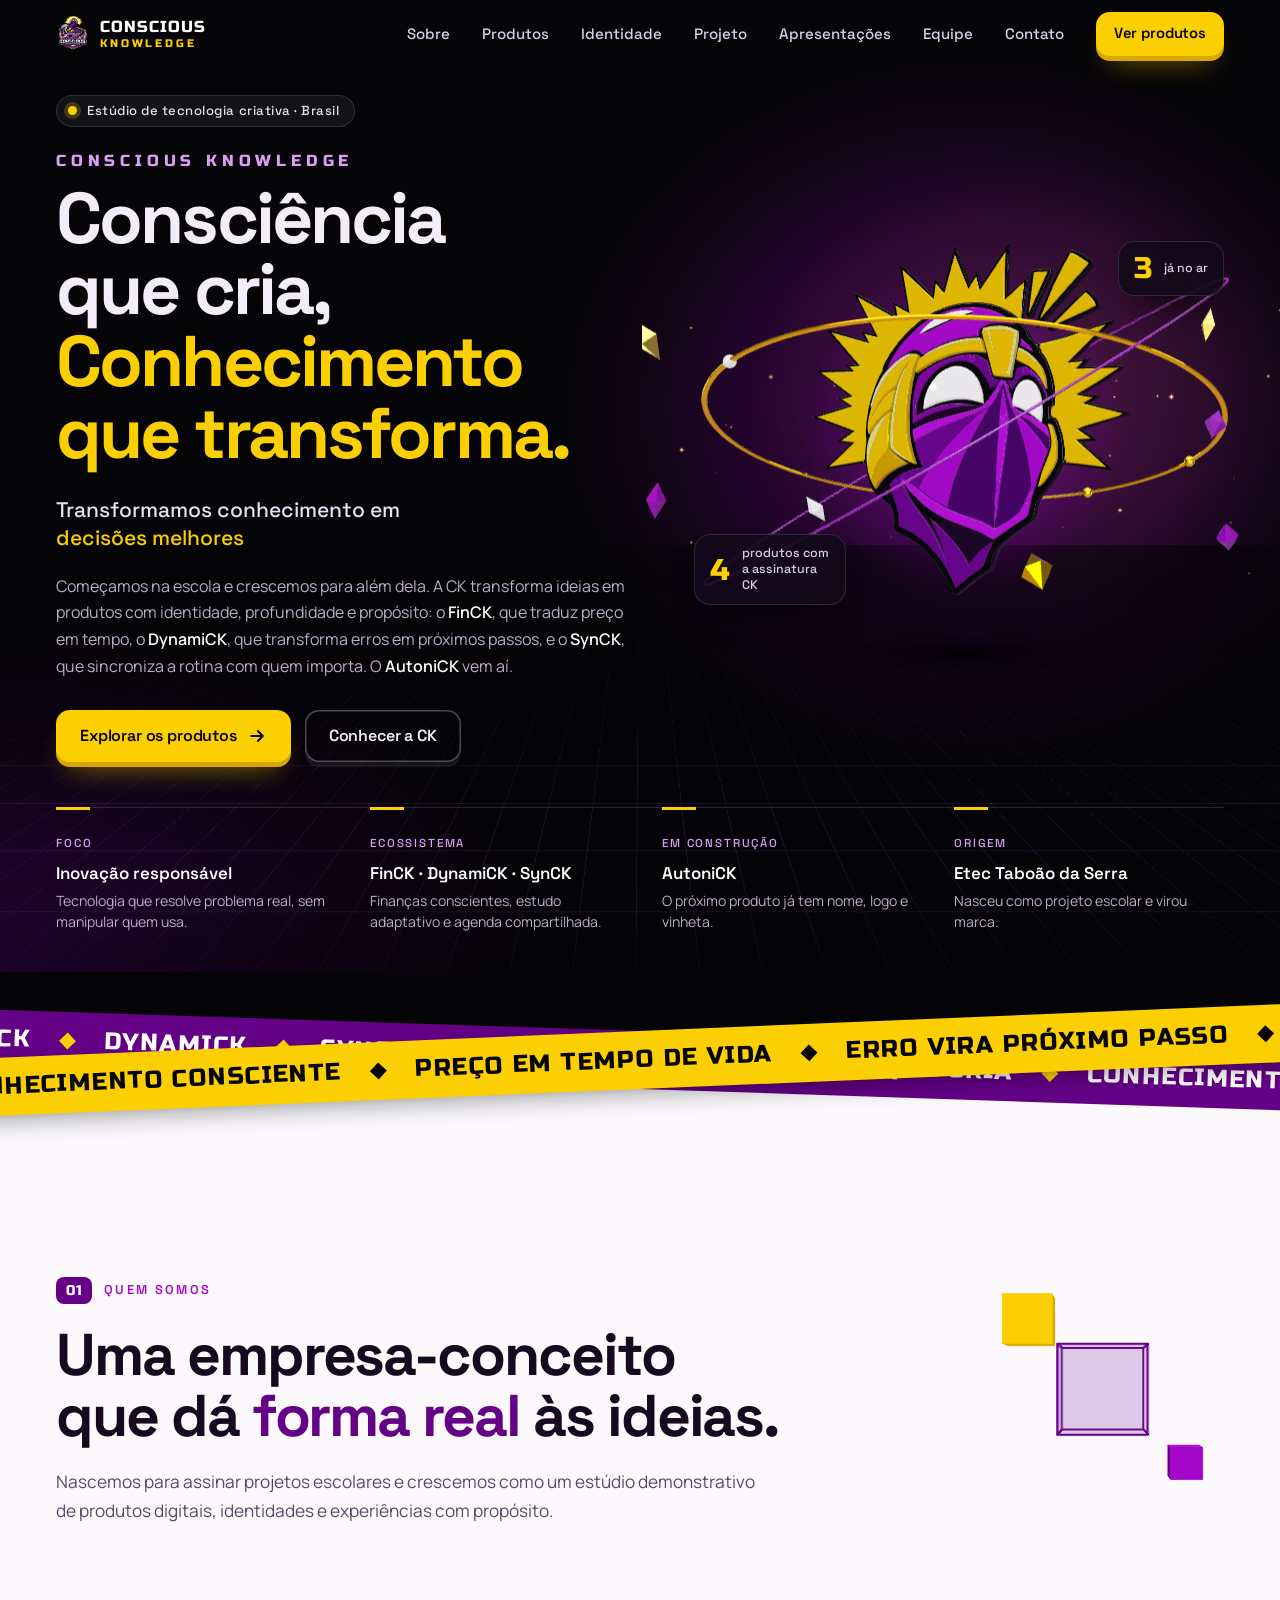
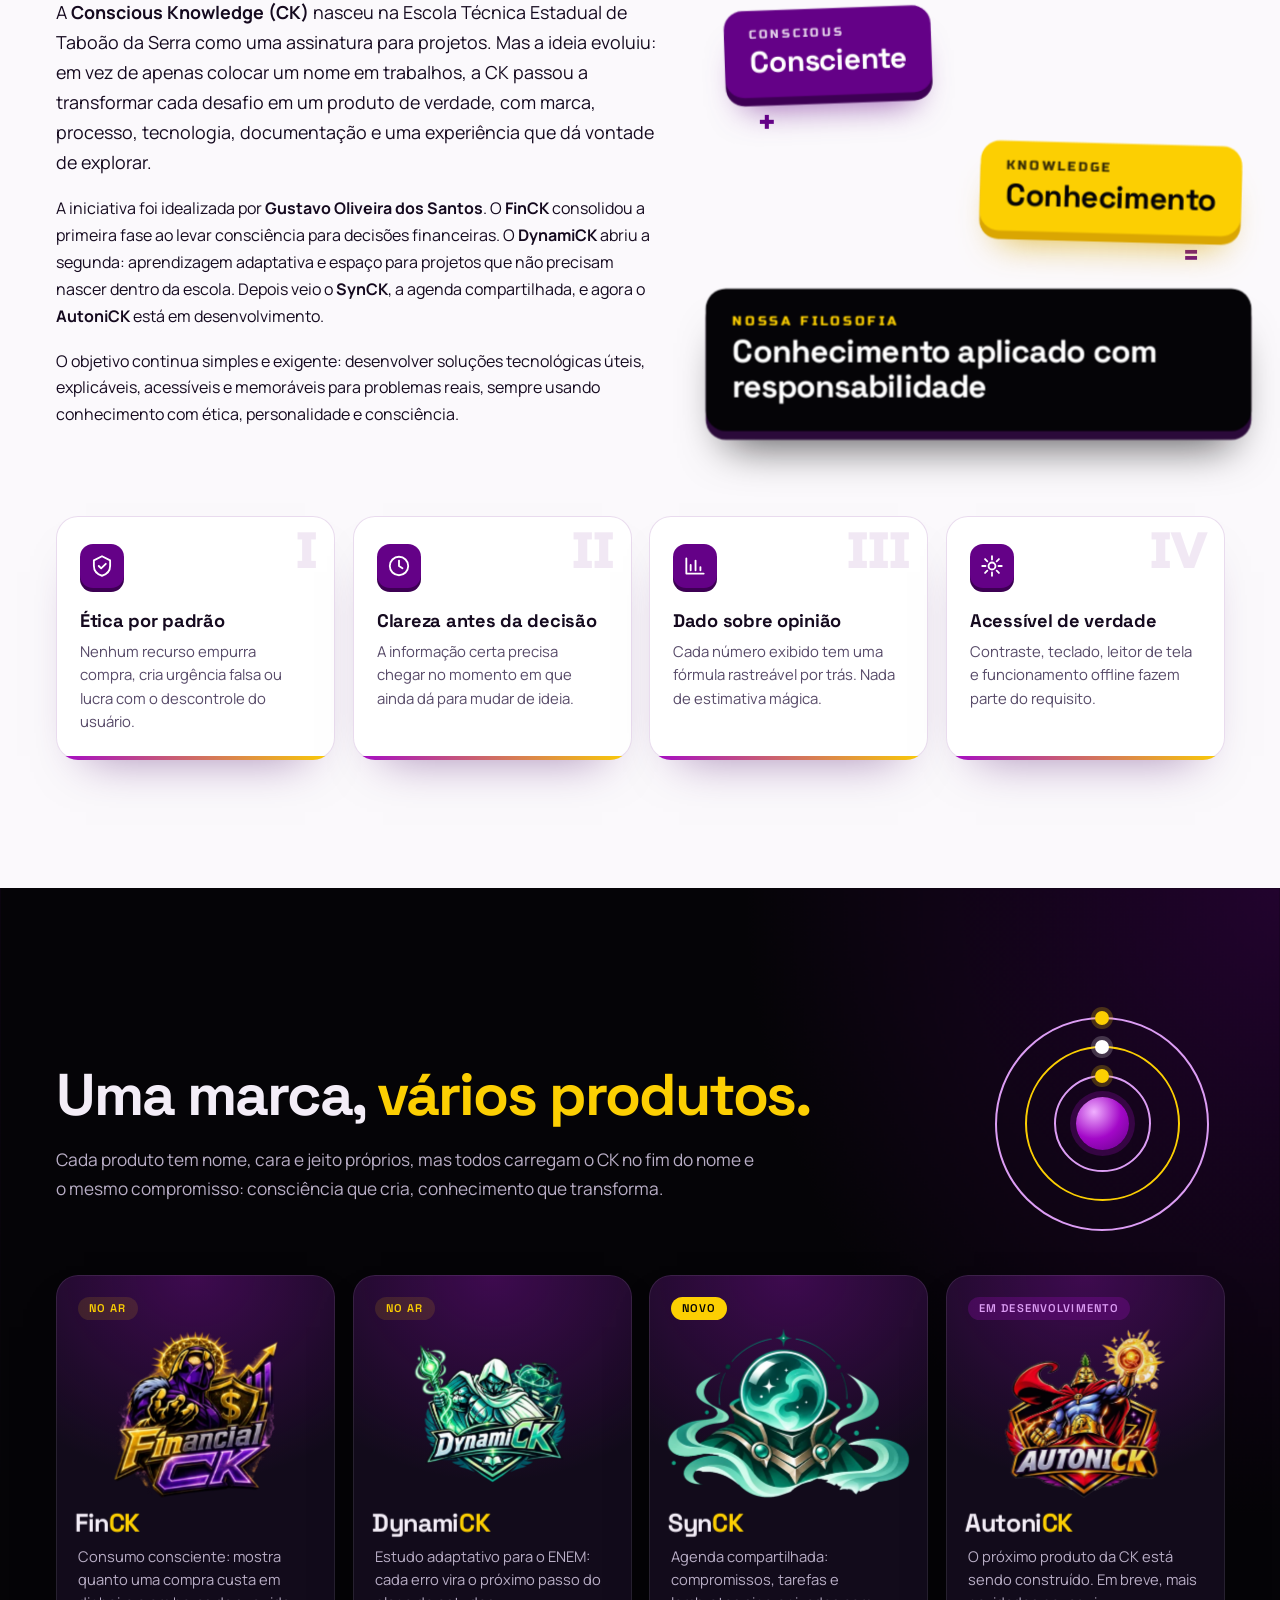
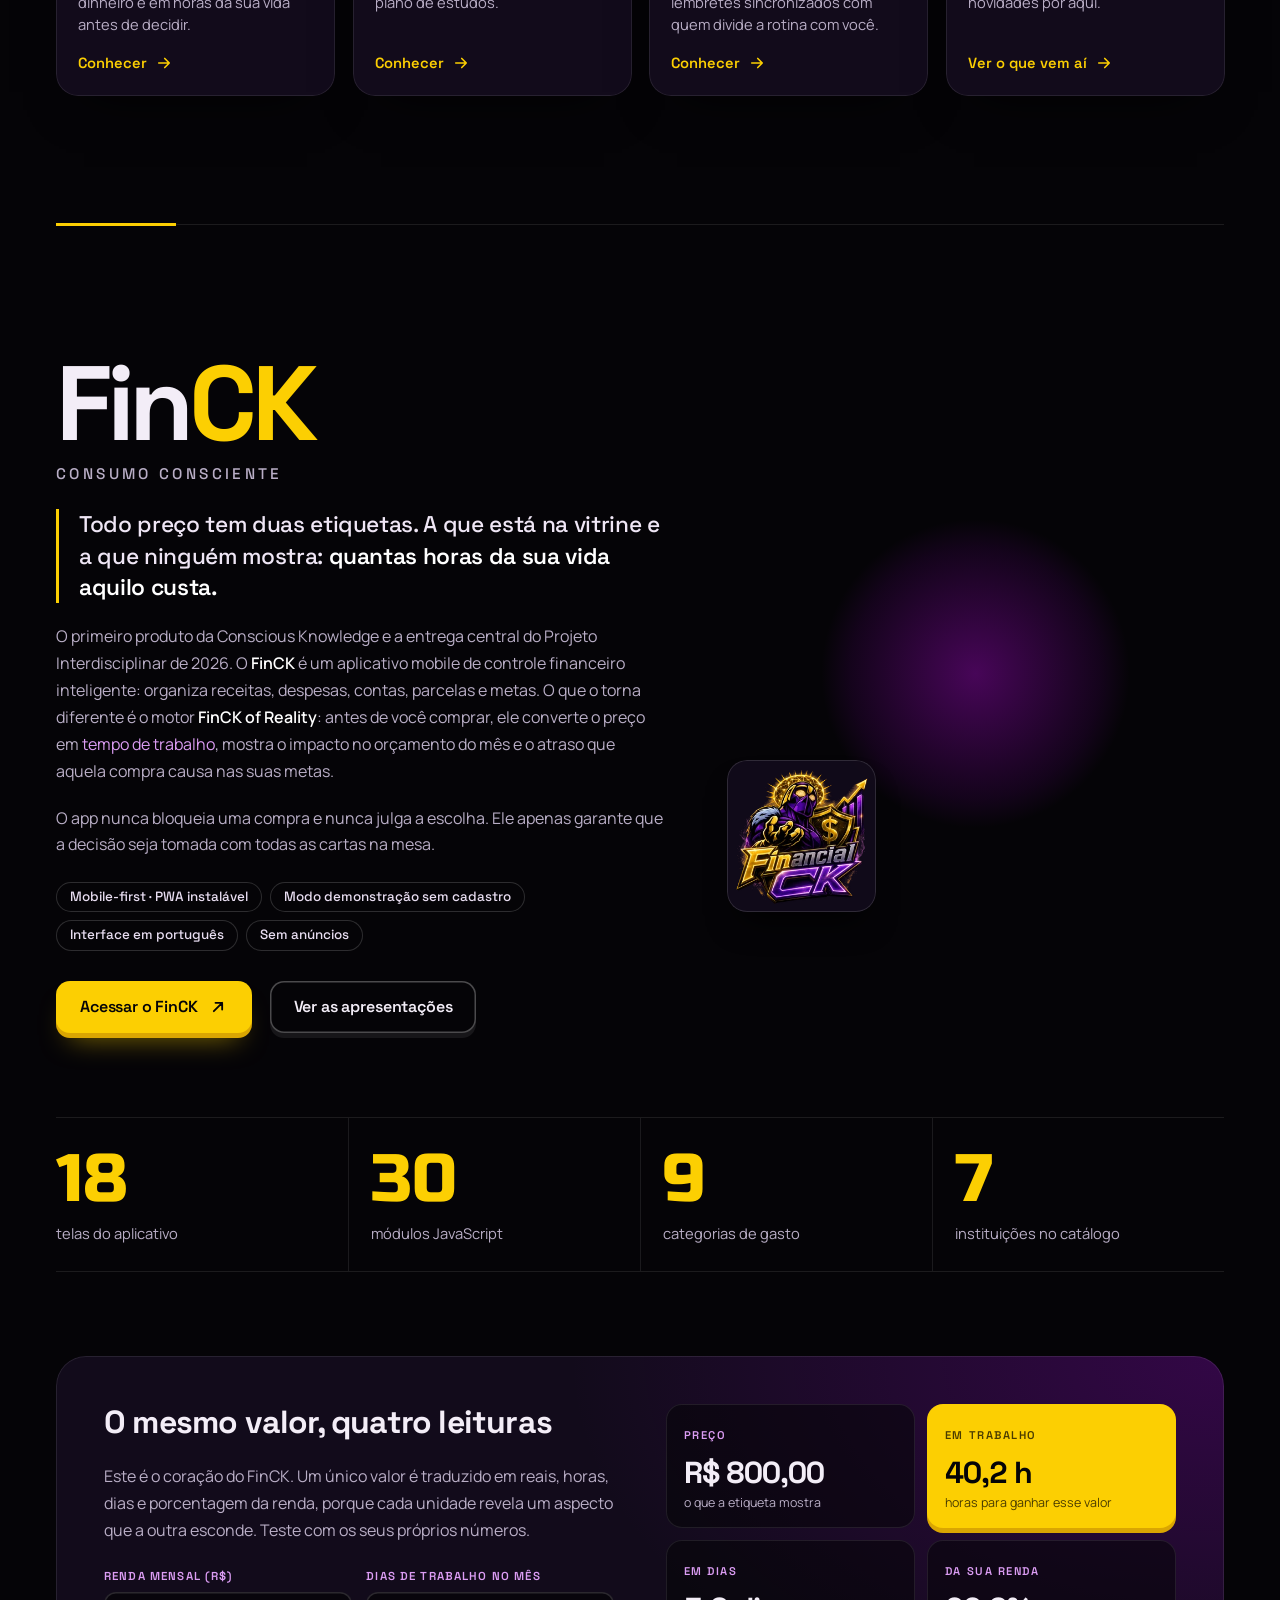
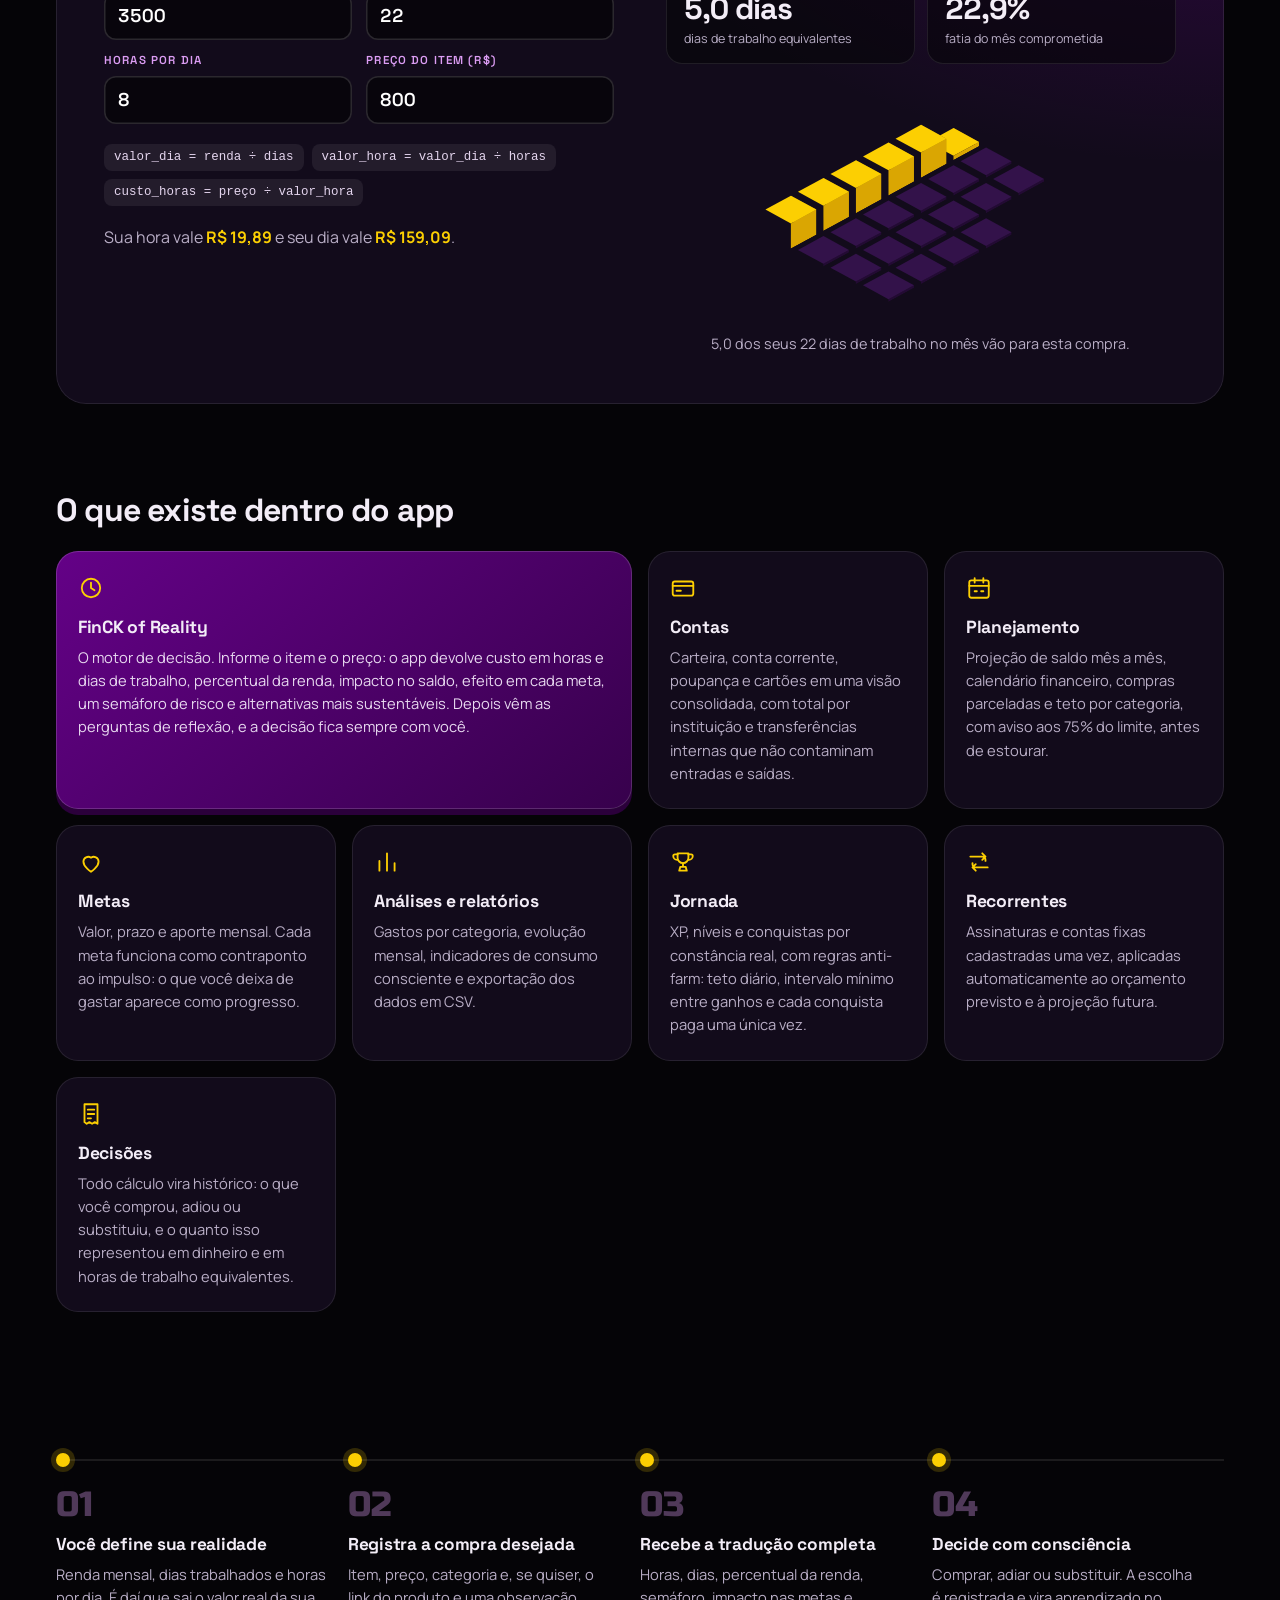
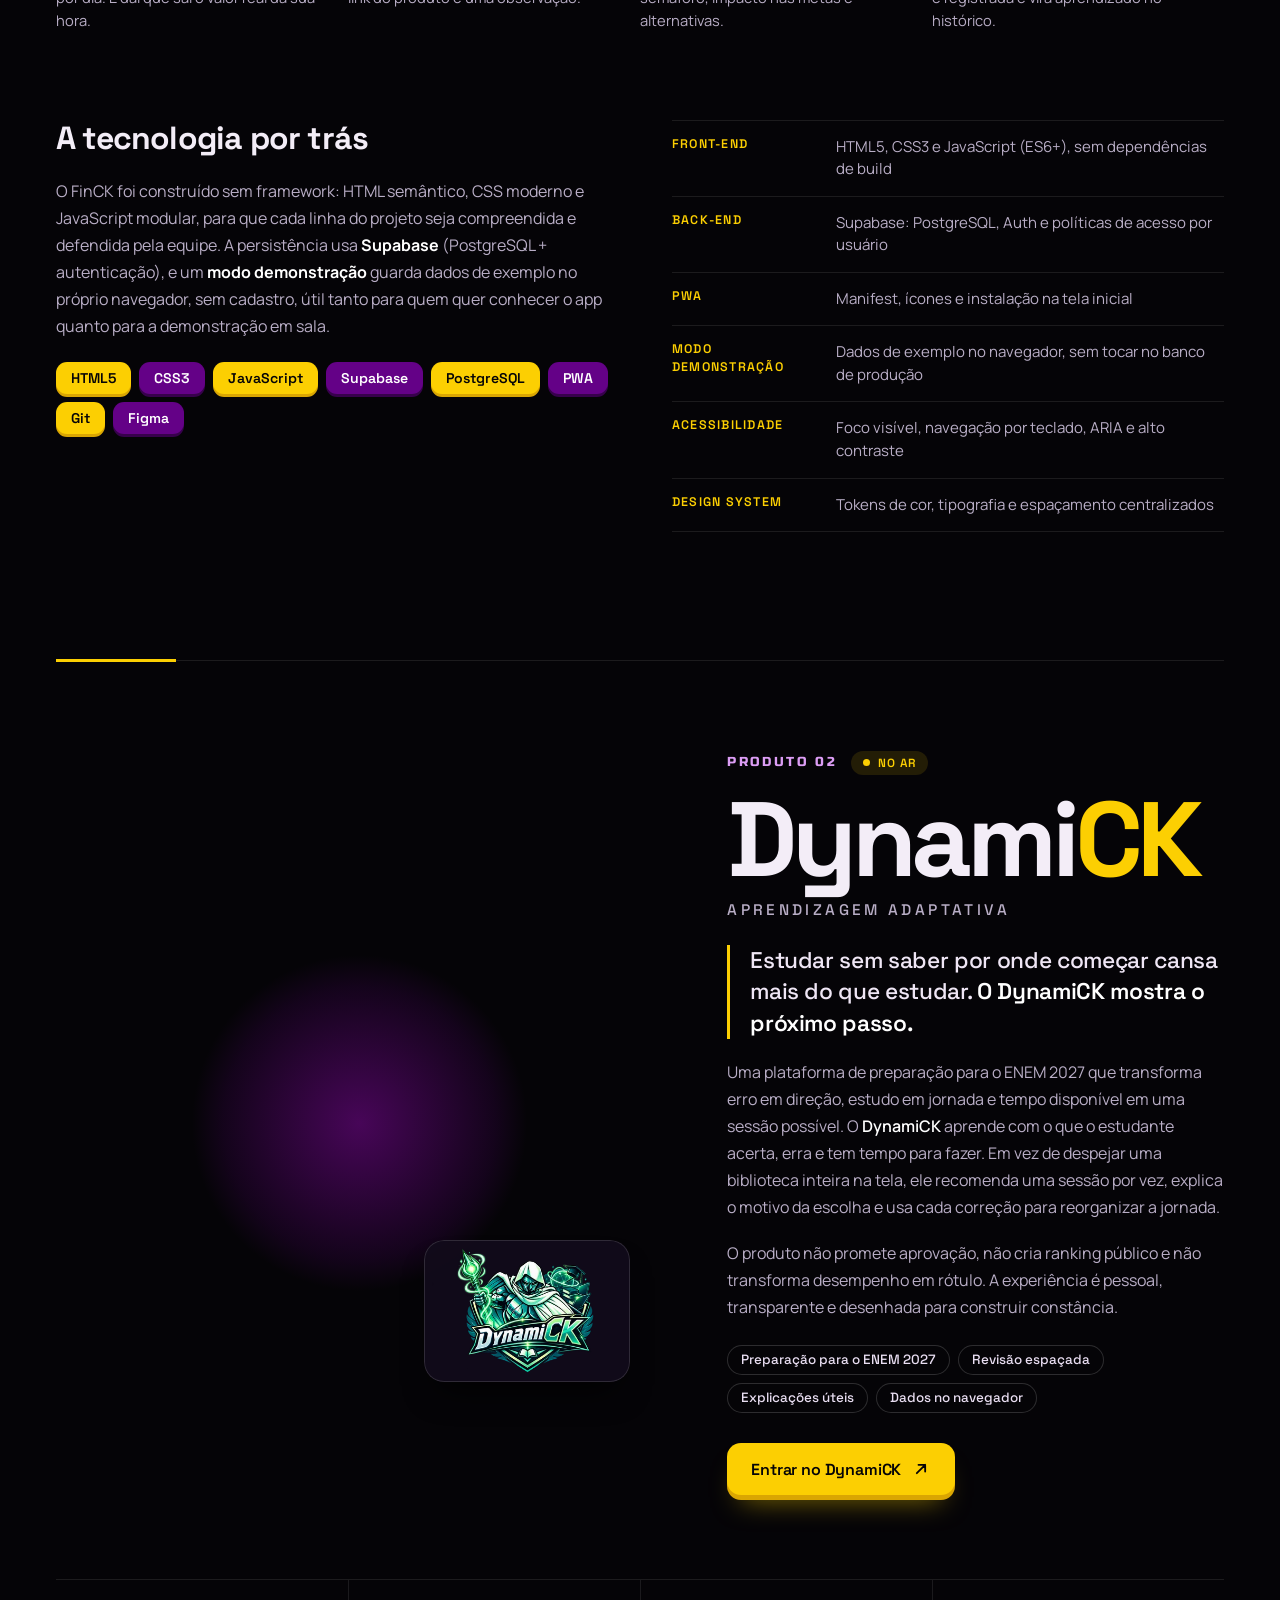
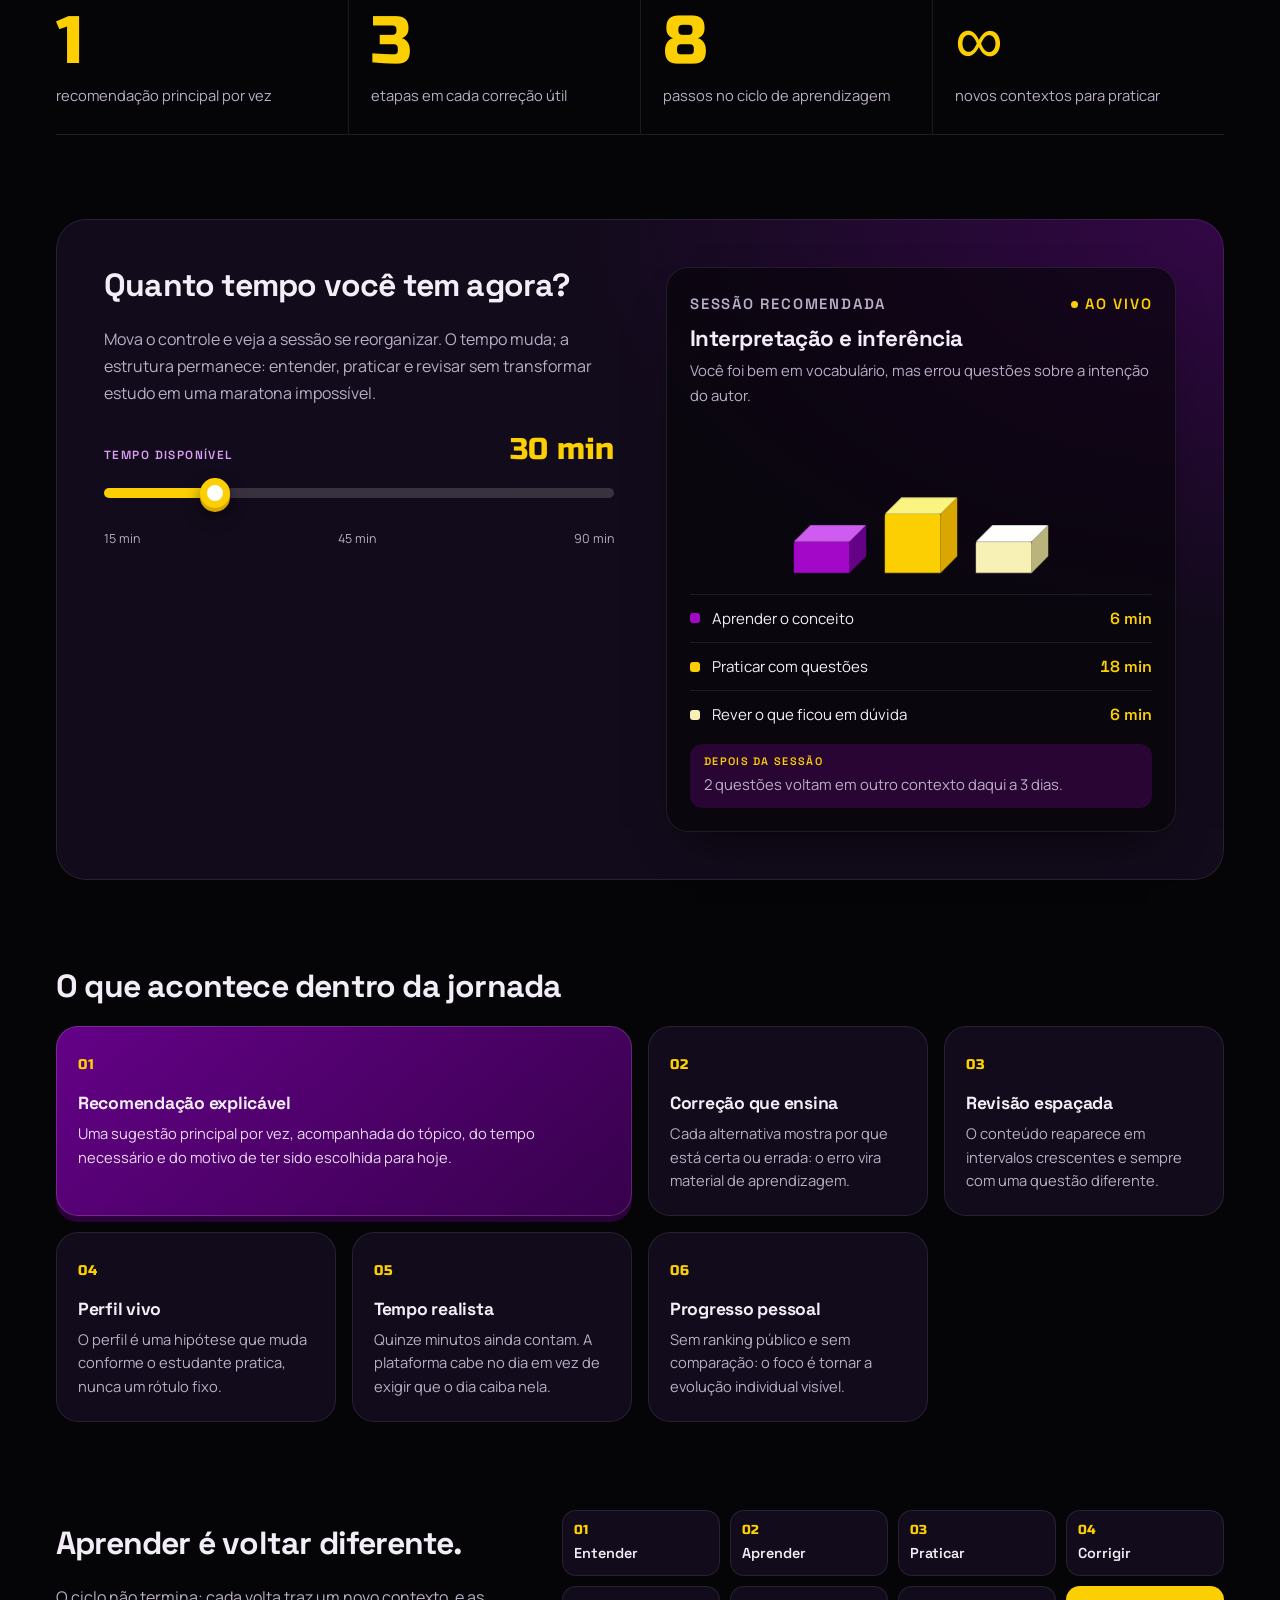
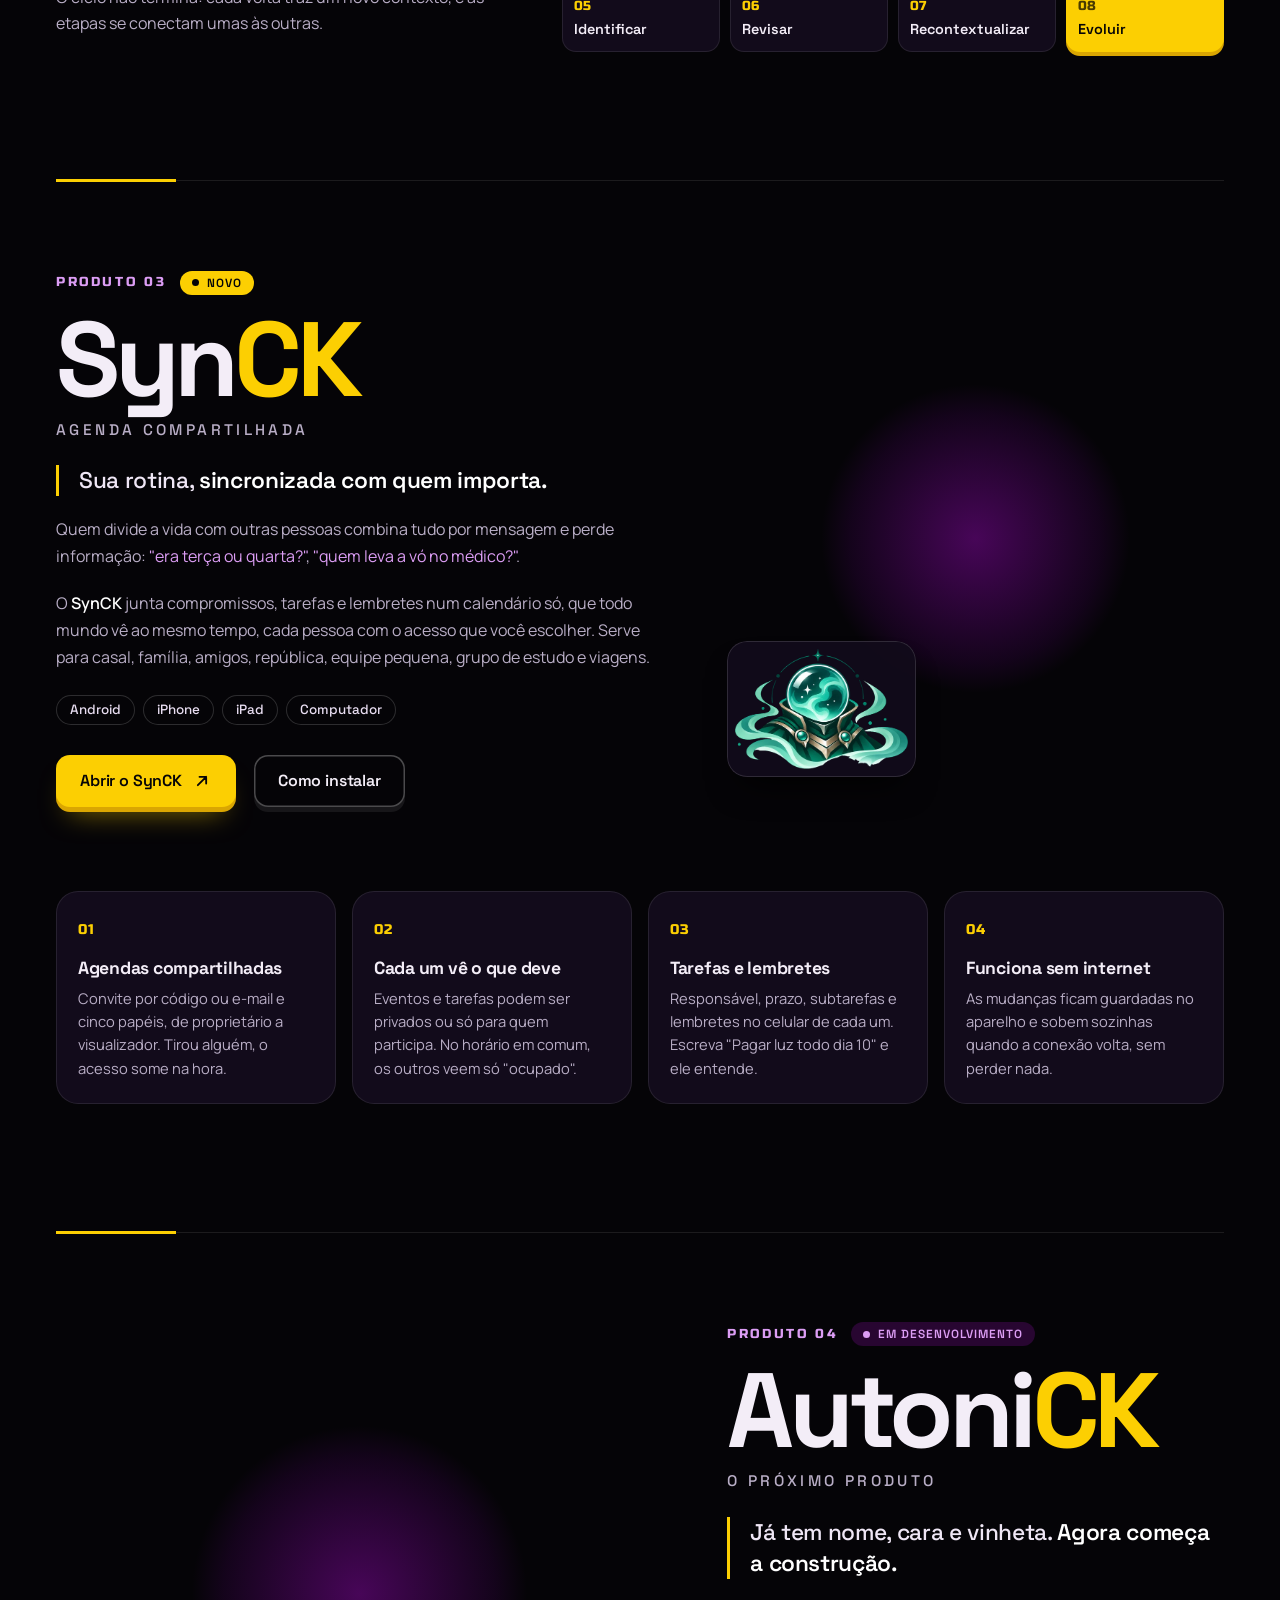
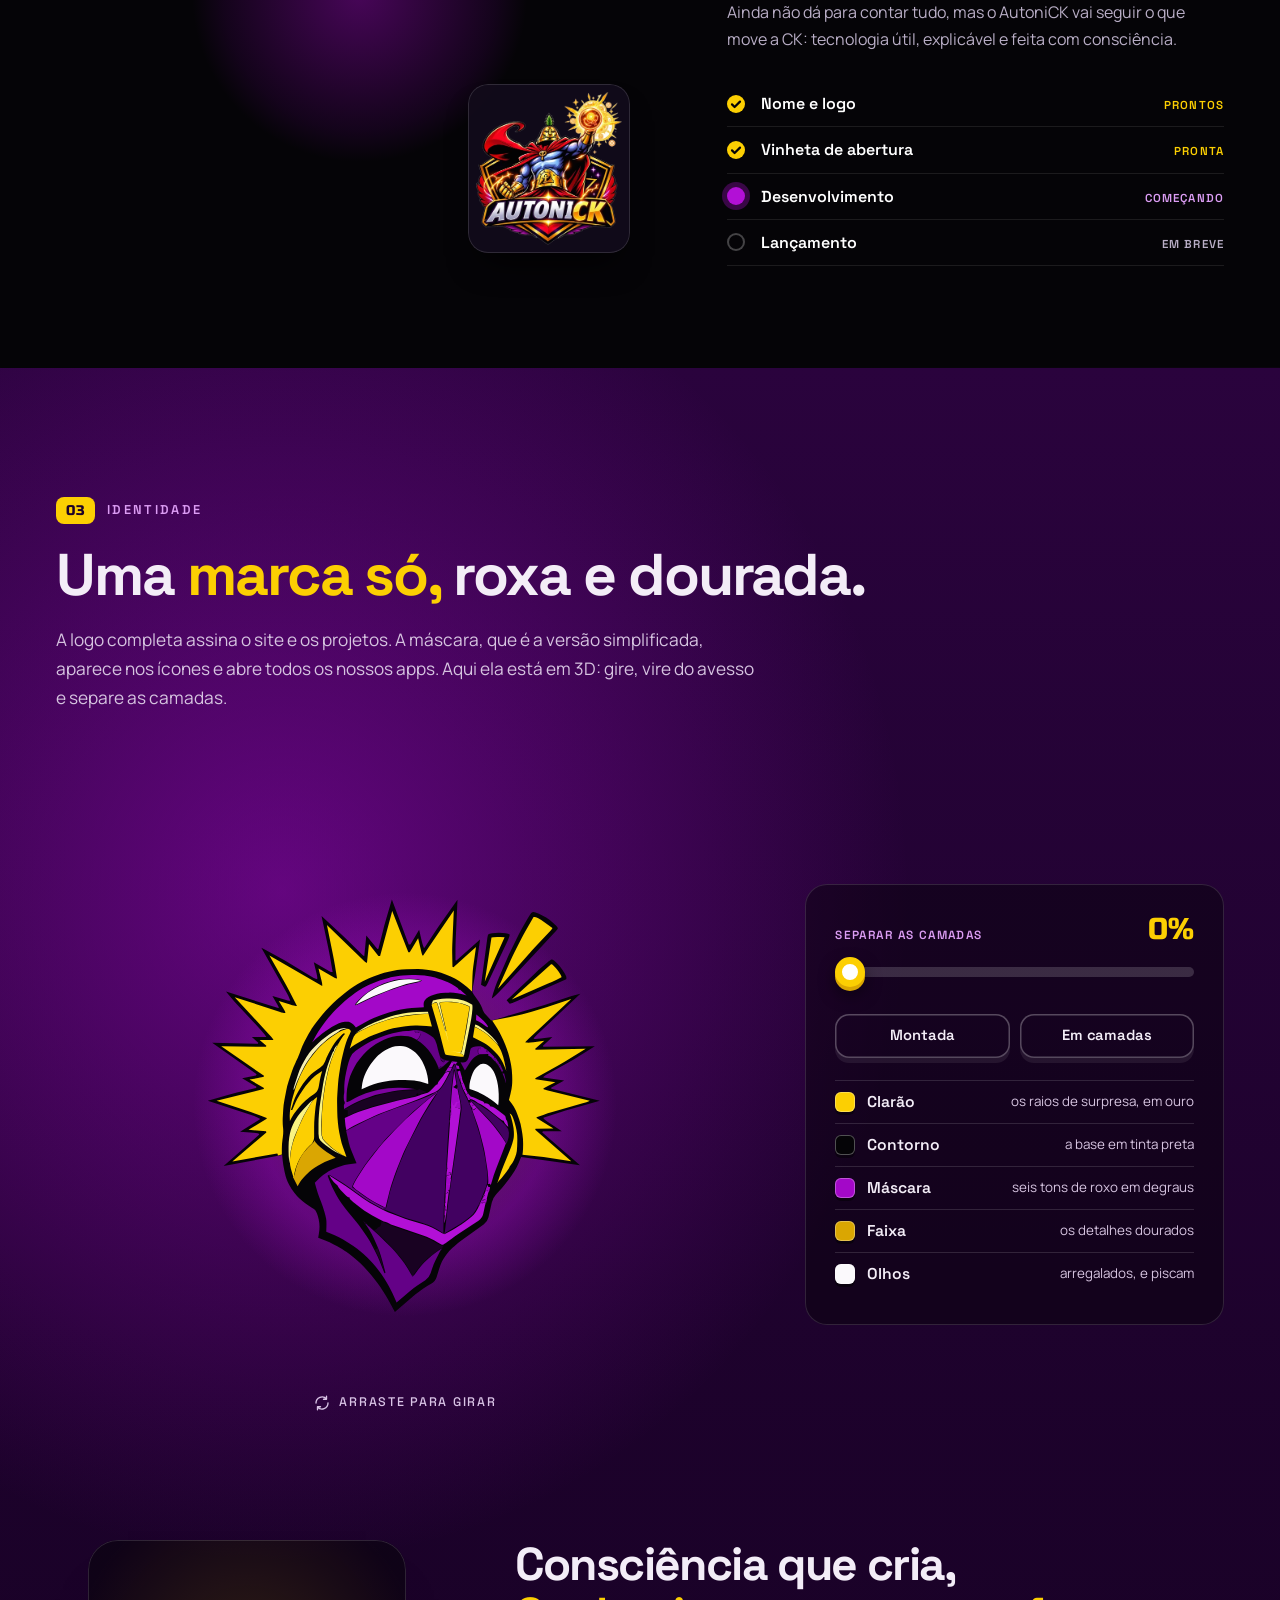
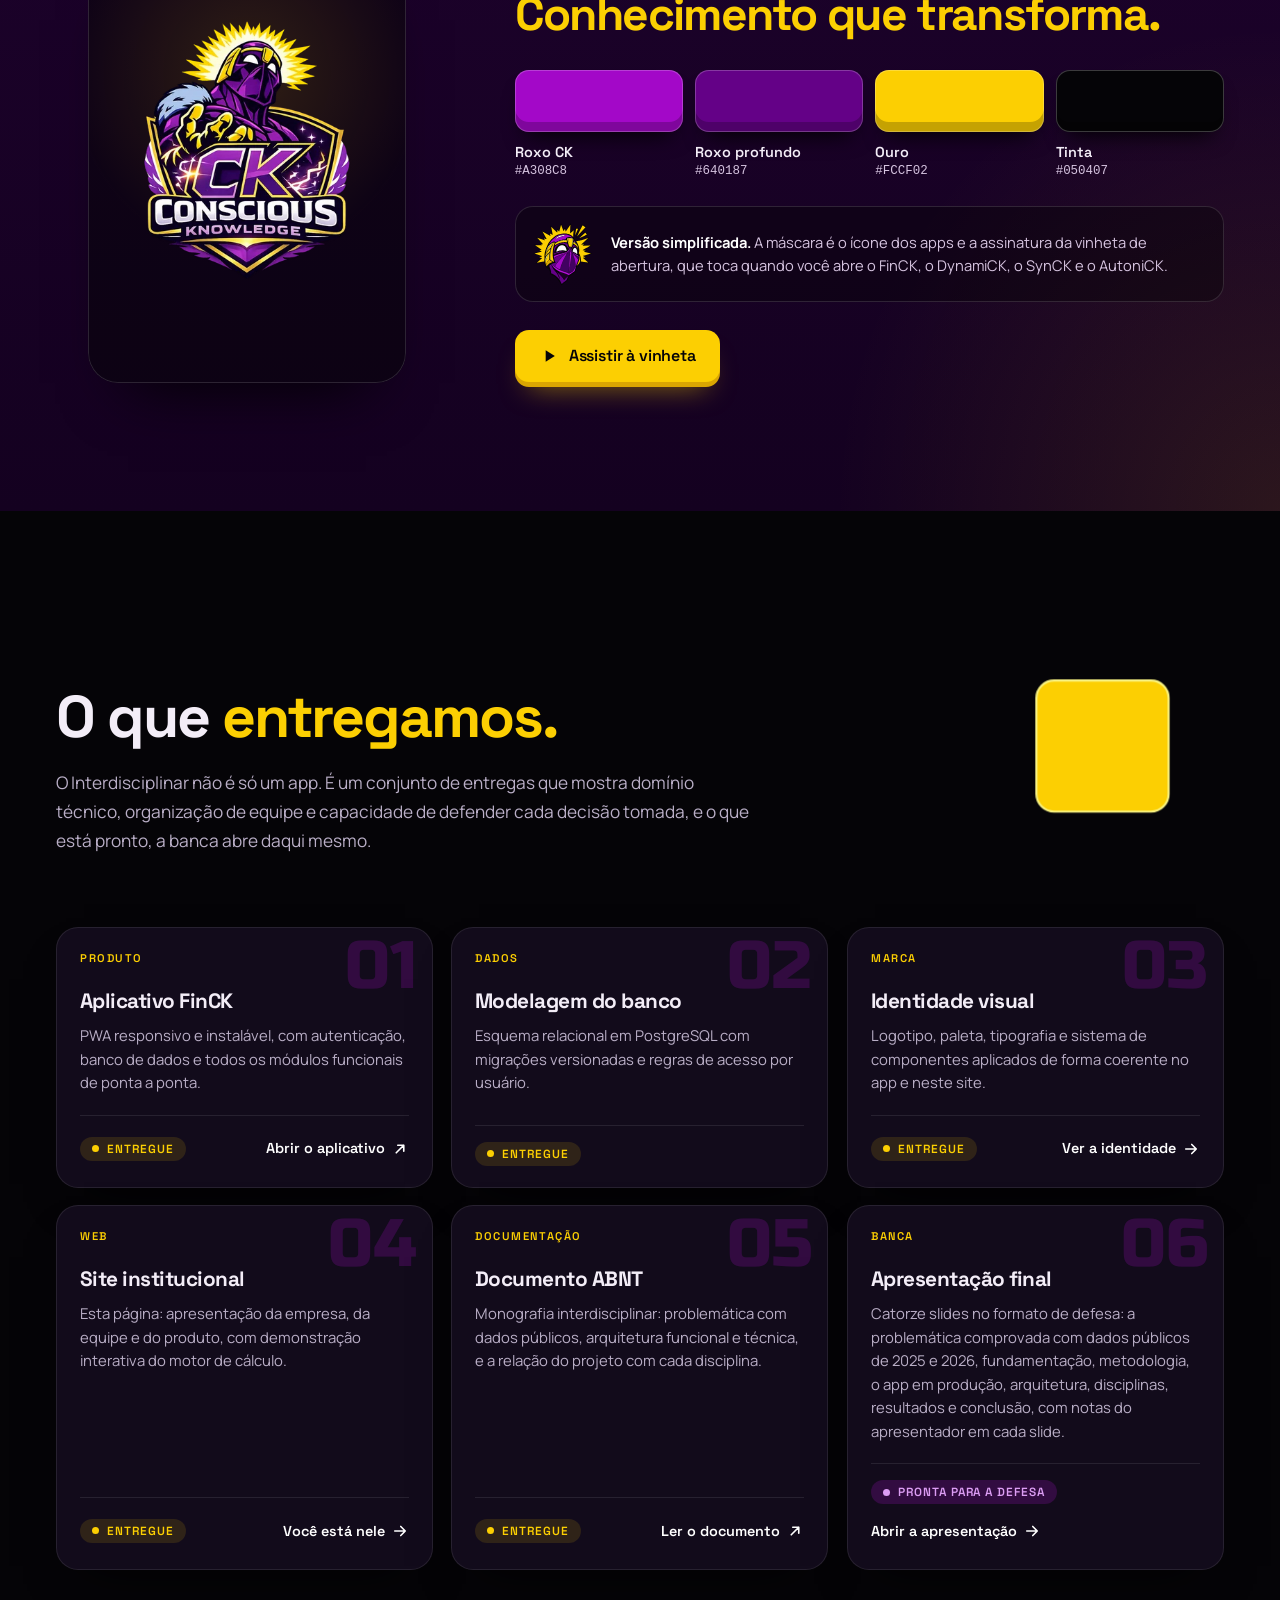
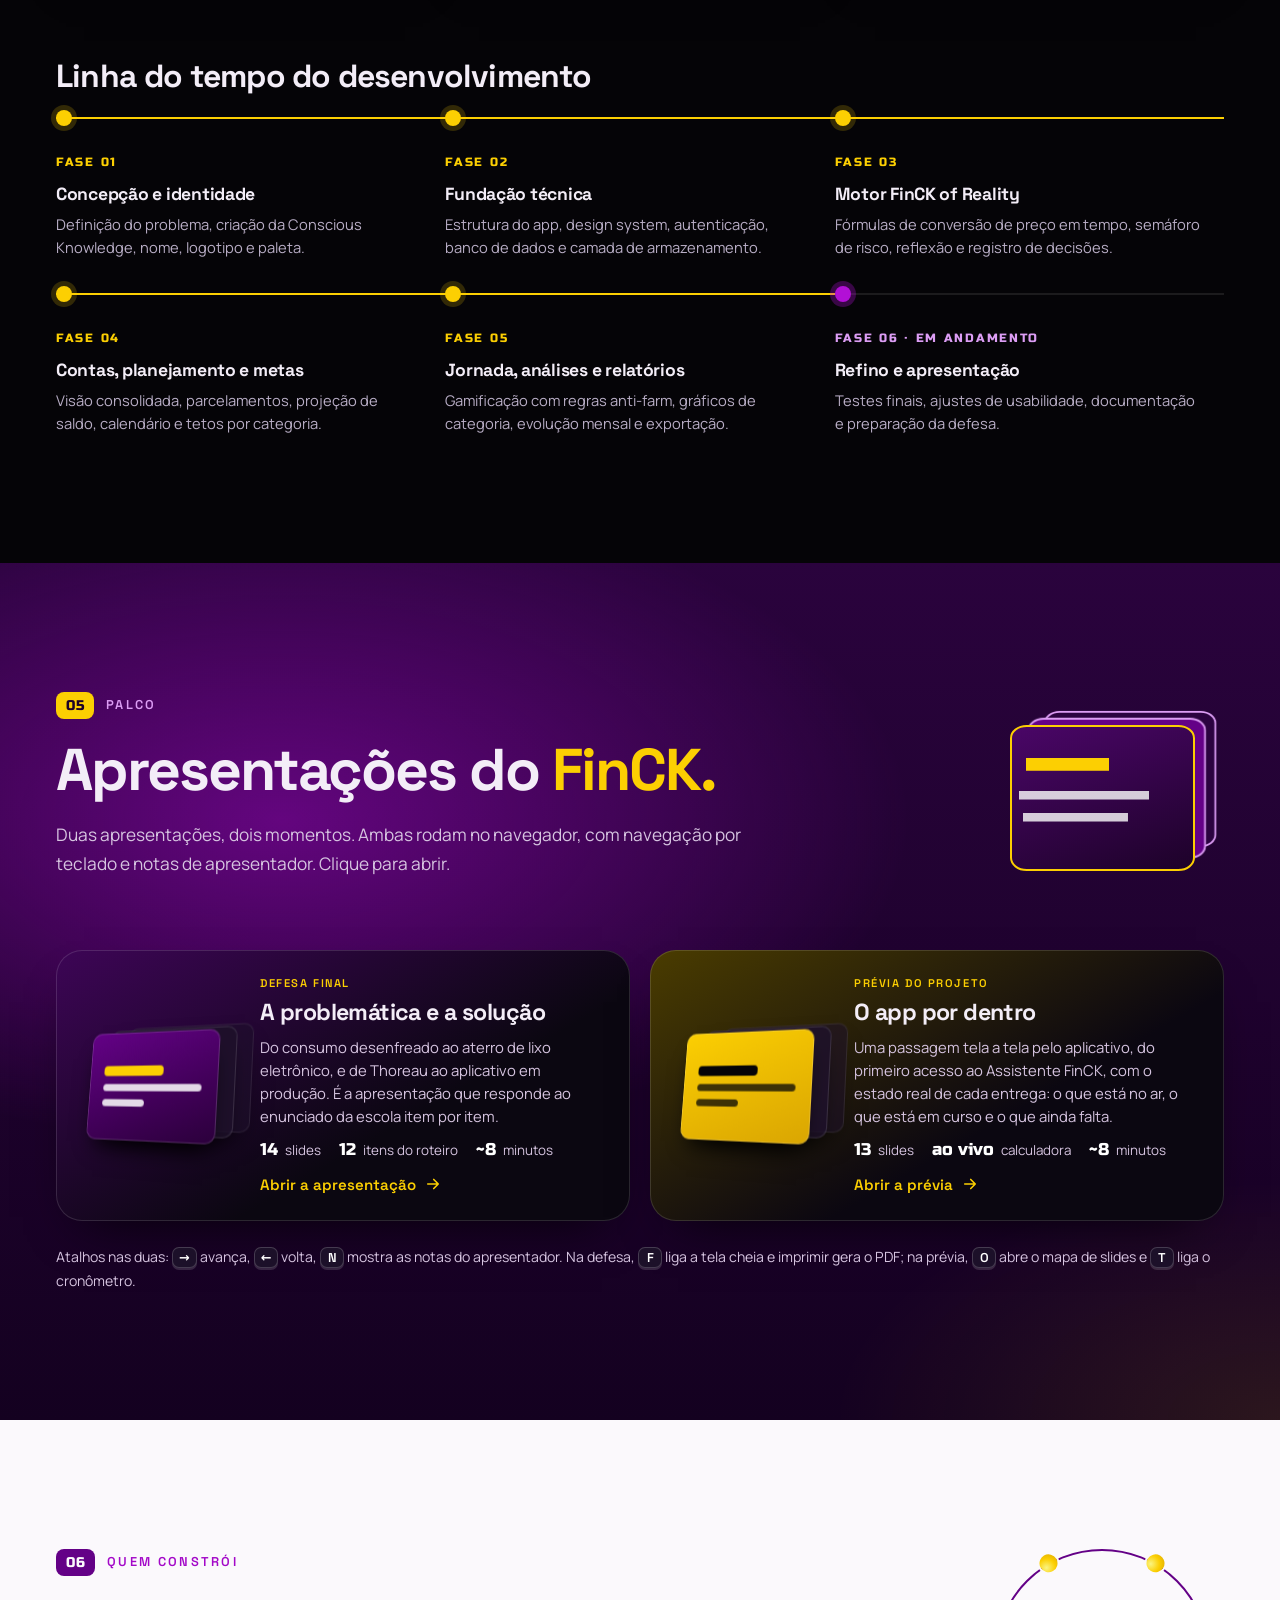
<file: index.html>
<!DOCTYPE html>
<html lang="pt-BR">

<head>
  <meta charset="UTF-8">
  <meta name="viewport" content="width=device-width, initial-scale=1.0, viewport-fit=cover">

  <!-- Vinheta de abertura da CK (gerada em marca/). No site da própria CK, sem "Uma produção de". -->
  <script src="ck-vinheta.js" data-credito="nao"></script>
  <script>document.documentElement.classList.add("js");</script>

  <title>Conscious Knowledge | Consciência que cria, Conhecimento que transforma</title>
  <link rel="icon" type="image/svg+xml" href="midia/ck-logo.svg">
  <link rel="icon" type="image/png" sizes="32x32" href="midia/icone-ck-32.png">
  <link rel="icon" type="image/png" sizes="192x192" href="midia/icone-ck-192.png">
  <link rel="apple-touch-icon" href="midia/icone-ck-180.png">

  <meta name="description"
    content="Consciência que cria, Conhecimento que transforma. A Conscious Knowledge cria produtos digitais com propósito: FinCK, DynamiCK, SynCK e, em breve, AutoniCK.">
  <meta name="author" content="Conscious Knowledge">
  <meta name="theme-color" content="#050407">

  <meta property="og:type" content="website">
  <meta property="og:title" content="Conscious Knowledge | Consciência que cria, Conhecimento que transforma">
  <meta property="og:description"
    content="Finanças conscientes, estudo adaptativo e agenda compartilhada: FinCK, DynamiCK e SynCK. Em breve, AutoniCK.">
  <meta property="og:image" content="midia/ck-og.jpg">
  <meta property="og:locale" content="pt_BR">

  <link rel="preload" href="fontes/space-grotesk.woff2" as="font" type="font/woff2" crossorigin>
  <link rel="preload" href="fontes/manrope.woff2" as="font" type="font/woff2" crossorigin>
  <link rel="stylesheet" href="style.css">

  <script src="ck-emblema.js" defer></script>
  <script src="ck-3d.js" defer></script>
  <script src="script.js" defer></script>
</head>

<body>

  <a class="pular" href="#conteudo">Pular para o conteúdo</a>
  <div class="progresso" aria-hidden="true"><span data-progresso></span></div>

  <!-- ================= TOPO ================= -->
  <header class="topo" data-topo>
    <a class="marca" href="#inicio" aria-label="Conscious Knowledge, início">
      <picture>
        <source type="image/webp" srcset="midia/logo-ck-origem-120.webp 120w, midia/logo-ck-origem-240.webp 240w" sizes="38px">
        <img src="midia/logo-ck-origem-360.png" alt="" width="38" height="57" decoding="async">
      </picture>
      <span class="marca__nome"><b>Conscious</b><i>Knowledge</i></span>
    </a>

    <nav class="menu" id="menu" aria-label="Navegação principal">
      <ul>
        <li><a href="#sobre">Sobre</a></li>
        <li><a href="#produtos">Produtos</a></li>
        <li><a href="#identidade">Identidade</a></li>
        <li><a href="#entrega">Projeto</a></li>
        <li><a href="#apresentacoes">Apresentações</a></li>
        <li><a href="#equipe">Equipe</a></li>
        <li><a href="#contato">Contato</a></li>
      </ul>
      <ul class="menu__produtos" aria-label="Produtos">
        <li><a href="#finck">FinCK</a></li>
        <li><a href="#dynamick">DynamiCK</a></li>
        <li><a href="#synck">SynCK</a></li>
        <li><a href="#autonick">AutoniCK</a></li>
      </ul>
    </nav>

    <a class="botao botao--ouro botao--p topo__cta" href="#produtos">Ver produtos</a>

    <button class="menu-botao" type="button" aria-label="Abrir menu" aria-expanded="false" aria-controls="menu" data-menu-botao>
      <span></span><span></span>
    </button>
  </header>

  <main id="conteudo">

    <!-- ================= INÍCIO ================= -->
    <section class="inicio" id="inicio" data-inicio>
      <div class="inicio__fundo" aria-hidden="true">
        <span class="inicio__clarao"></span>
        <span class="inicio__piso"><i></i></span>
      </div>

      <div class="inicio__grade caixa">
        <div class="inicio__texto">
          <p class="selo-vivo" data-revelar><span></span>Estúdio de tecnologia criativa · Brasil</p>

          <p class="inicio__assinatura" data-revelar style="--i:1">Conscious Knowledge</p>
          <h1 data-revelar style="--i:2">
            <span class="linha">Consciência que cria,</span>
            <span class="linha linha--ouro">Conhecimento que transforma.</span>
          </h1>

          <p class="inicio__gira" data-revelar style="--i:3">
            Transformamos conhecimento em
            <span class="gira" data-gira aria-live="off">
              <span class="gira__palavra is-ativa">soluções conscientes</span>
              <span class="gira__palavra">decisões melhores</span>
              <span class="gira__palavra">tecnologia com propósito</span>
              <span class="gira__palavra">aprendizagem adaptativa</span>
              <span class="gira__palavra">experiências memoráveis</span>
            </span>
          </p>

          <p class="inicio__resumo" data-revelar style="--i:4">
            Começamos na escola e crescemos para além dela. A CK transforma ideias em produtos com
            identidade, profundidade e propósito: o <strong>FinCK</strong>, que traduz preço em tempo,
            o <strong>DynamiCK</strong>, que transforma erros em próximos passos, e o
            <strong>SynCK</strong>, que sincroniza a rotina com quem importa. O <strong>AutoniCK</strong> vem aí.
          </p>

          <div class="inicio__acoes" data-revelar style="--i:5">
            <a class="botao botao--ouro" href="#produtos">
              <span>Explorar os produtos</span>
              <svg viewBox="0 0 24 24" aria-hidden="true"><path d="M5 12h14M13 6l6 6-6 6" /></svg>
            </a>
            <a class="botao botao--linha" href="#sobre"><span>Conhecer a CK</span></a>
          </div>
        </div>

        <!-- 3D · A máscara da CK modelada a partir da logo em SVG -->
        <div class="inicio__palco">
          <span class="inicio__halo" aria-hidden="true"></span>
          <div class="palco palco--emblema" data-palco="emblema" role="img" aria-label="Logo da Conscious Knowledge em 3D: a máscara roxa e dourada">
            <img class="palco__reserva" src="midia/ck-logo.svg" alt="" width="640" height="640" decoding="async" fetchpriority="high">
          </div>
          <span class="inicio__sombra" aria-hidden="true"></span>

          <div class="ficha ficha--a" aria-hidden="true"><b>4</b><span>produtos com a assinatura CK</span></div>
          <div class="ficha ficha--b" aria-hidden="true"><b>3</b><span>já no ar</span></div>
        </div>
      </div>

      <ul class="fatos caixa" aria-label="Destaques institucionais">
        <li data-revelar><span>Foco</span><strong>Inovação responsável</strong><p>Tecnologia que resolve problema real, sem manipular quem usa.</p></li>
        <li data-revelar style="--i:1"><span>Ecossistema</span><strong>FinCK · DynamiCK · SynCK</strong><p>Finanças conscientes, estudo adaptativo e agenda compartilhada.</p></li>
        <li data-revelar style="--i:2"><span>Em construção</span><strong>AutoniCK</strong><p>O próximo produto já tem nome, logo e vinheta.</p></li>
        <li data-revelar style="--i:3"><span>Origem</span><strong>Etec Taboão da Serra</strong><p>Nasceu como projeto escolar e virou marca.</p></li>
      </ul>
    </section>

    <!-- ================= FAIXAS ================= -->
    <div class="faixas" aria-hidden="true" data-faixas>
      <div class="faixa faixa--ouro">
        <div class="faixa__trilho">
          <span>Conhecimento consciente</span><i></i><span>Preço em tempo de vida</span><i></i><span>Erro vira próximo passo</span><i></i><span>Rotina em sincronia</span><i></i>
          <span>Conhecimento consciente</span><i></i><span>Preço em tempo de vida</span><i></i><span>Erro vira próximo passo</span><i></i><span>Rotina em sincronia</span><i></i>
        </div>
      </div>
      <div class="faixa faixa--roxa">
        <div class="faixa__trilho">
          <span>FinCK</span><i></i><span>DynamiCK</span><i></i><span>SynCK</span><i></i><span>AutoniCK</span><i></i><span>Consciência que cria</span><i></i><span>Conhecimento que transforma</span><i></i>
          <span>FinCK</span><i></i><span>DynamiCK</span><i></i><span>SynCK</span><i></i><span>AutoniCK</span><i></i><span>Consciência que cria</span><i></i><span>Conhecimento que transforma</span><i></i>
        </div>
      </div>
    </div>

    <!-- ================= SOBRE ================= -->
    <section class="secao secao--papel sobre" id="sobre">
      <div class="caixa">
        <!-- 3D · Cubos girando -->
        <div class="decor decor--cubos" aria-hidden="true"><span class="cubo3d"><i></i><i></i><i></i><i></i><i></i><i></i></span><span class="cubo3d cubo3d--b"><i></i><i></i><i></i><i></i><i></i><i></i></span><span class="cubo3d cubo3d--c"><i></i><i></i><i></i><i></i><i></i><i></i></span></div>
        <header class="cabeca">
          <p class="indice" data-revelar><b>01</b>Quem somos</p>
          <h2 data-revelar style="--i:1">Uma empresa-conceito que dá <em>forma real</em> às ideias.</h2>
          <p class="cabeca__sub" data-revelar style="--i:2">
            Nascemos para assinar projetos escolares e crescemos como um estúdio demonstrativo de
            produtos digitais, identidades e experiências com propósito.
          </p>
        </header>

        <div class="sobre__grade">
          <div class="sobre__texto" data-revelar>
            <p>
              A <strong>Conscious Knowledge (CK)</strong> nasceu na Escola Técnica Estadual de Taboão da
              Serra como uma assinatura para projetos. Mas a ideia evoluiu: em vez de apenas colocar um
              nome em trabalhos, a CK passou a transformar cada desafio em um produto de verdade, com
              marca, processo, tecnologia, documentação e uma experiência que dá vontade de explorar.
            </p>
            <p>
              A iniciativa foi idealizada por <strong>Gustavo Oliveira dos Santos</strong>. O
              <strong>FinCK</strong> consolidou a primeira fase ao levar consciência para decisões
              financeiras. O <strong>DynamiCK</strong> abriu a segunda: aprendizagem adaptativa e espaço
              para projetos que não precisam nascer dentro da escola. Depois veio o
              <strong>SynCK</strong>, a agenda compartilhada, e agora o <strong>AutoniCK</strong>
              está em desenvolvimento.
            </p>
            <p>
              O objetivo continua simples e exigente: desenvolver soluções tecnológicas úteis,
              explicáveis, acessíveis e memoráveis para problemas reais, sempre usando conhecimento
              com ética, personalidade e consciência.
            </p>
          </div>

          <!-- 3D · A equação do nome em placas empilhadas -->
          <div class="equacao" data-revelar style="--i:1" data-inclinar>
            <div class="equacao__placa equacao__placa--a"><span>Conscious</span><strong>Consciente</strong></div>
            <div class="equacao__sinal" aria-hidden="true">+</div>
            <div class="equacao__placa equacao__placa--b"><span>Knowledge</span><strong>Conhecimento</strong></div>
            <div class="equacao__sinal" aria-hidden="true">=</div>
            <div class="equacao__placa equacao__placa--c"><span>Nossa filosofia</span><strong>Conhecimento aplicado com responsabilidade</strong></div>
          </div>
        </div>

        <ul class="pilares">
          <li class="pilar" data-revelar data-inclinar>
            <span class="pilar__num" aria-hidden="true">I</span>
            <svg class="icone" viewBox="0 0 24 24" aria-hidden="true"><path d="M12 3l7.5 3.8v5c0 4.4-3.1 7.9-7.5 9.2-4.4-1.3-7.5-4.8-7.5-9.2v-5L12 3Z" /><path d="M9 12l2.2 2.2L15.5 10" /></svg>
            <h3>Ética por padrão</h3>
            <p>Nenhum recurso empurra compra, cria urgência falsa ou lucra com o descontrole do usuário.</p>
          </li>
          <li class="pilar" data-revelar style="--i:1" data-inclinar>
            <span class="pilar__num" aria-hidden="true">II</span>
            <svg class="icone" viewBox="0 0 24 24" aria-hidden="true"><circle cx="12" cy="12" r="8.5" /><path d="M12 7v5l3.2 2" /></svg>
            <h3>Clareza antes da decisão</h3>
            <p>A informação certa precisa chegar no momento em que ainda dá para mudar de ideia.</p>
          </li>
          <li class="pilar" data-revelar style="--i:2" data-inclinar>
            <span class="pilar__num" aria-hidden="true">III</span>
            <svg class="icone" viewBox="0 0 24 24" aria-hidden="true"><path d="M4 19V5M4 19h16M8 16v-5M12.5 16V7M17 16v-3" /></svg>
            <h3>Dado sobre opinião</h3>
            <p>Cada número exibido tem uma fórmula rastreável por trás. Nada de estimativa mágica.</p>
          </li>
          <li class="pilar" data-revelar style="--i:3" data-inclinar>
            <span class="pilar__num" aria-hidden="true">IV</span>
            <svg class="icone" viewBox="0 0 24 24" aria-hidden="true"><path d="M12 3v3M12 18v3M3 12h3M18 12h3M5.6 5.6l2.1 2.1M16.3 16.3l2.1 2.1M18.4 5.6l-2.1 2.1M7.7 16.3l-2.1 2.1" /><circle cx="12" cy="12" r="3.2" /></svg>
            <h3>Acessível de verdade</h3>
            <p>Contraste, teclado, leitor de tela e funcionamento offline fazem parte do requisito.</p>
          </li>
        </ul>
      </div>
    </section>

    <!-- ================= PRODUTOS ================= -->
    <section class="secao produtos" id="produtos">
      <div class="caixa">
        <!-- 3D · Órbitas -->
        <div class="decor decor--aneis" aria-hidden="true"><span class="aro"></span><span class="aro aro--b"></span><span class="aro aro--c"></span><b></b></div>
        <header class="cabeca">
          <p class="indice" data-revelar><b>02</b>Produtos CK</p>
          <h2 data-revelar style="--i:1">Uma marca, <em>vários produtos.</em></h2>
          <p class="cabeca__sub" data-revelar style="--i:2">
            Cada produto tem nome, cara e jeito próprios, mas todos carregam o CK no fim do nome e
            o mesmo compromisso: consciência que cria, conhecimento que transforma.
          </p>
        </header>

        <ul class="vitrine">
          <li data-revelar>
            <a class="vitrine__item" href="#finck" data-inclinar>
              <span class="vitrine__estado">No ar</span>
              <span class="vitrine__logo"><picture><source type="image/webp" srcset="midia/logo-finck-240.webp 240w, midia/logo-finck-480.webp 480w" sizes="170px"><img src="midia/logo-finck-300.png" alt="" width="300" height="306" loading="lazy" decoding="async"></picture></span>
              <h3>Fin<b>CK</b></h3>
              <p>Consumo consciente: mostra quanto uma compra custa em dinheiro e em horas da sua vida antes de decidir.</p>
              <span class="vitrine__ir">Conhecer <svg viewBox="0 0 24 24" aria-hidden="true"><path d="M5 12h14M13 6l6 6-6 6" /></svg></span>
            </a>
          </li>
          <li data-revelar style="--i:1">
            <a class="vitrine__item" href="#dynamick" data-inclinar>
              <span class="vitrine__estado">No ar</span>
              <span class="vitrine__logo"><picture><source type="image/webp" srcset="midia/logo-dynamick-360.webp 360w, midia/logo-dynamick-540.webp 540w" sizes="200px"><img src="midia/logo-dynamick-480.png" alt="" width="480" height="320" loading="lazy" decoding="async"></picture></span>
              <h3>Dynami<b>CK</b></h3>
              <p>Estudo adaptativo para o ENEM: cada erro vira o próximo passo do plano de estudos.</p>
              <span class="vitrine__ir">Conhecer <svg viewBox="0 0 24 24" aria-hidden="true"><path d="M5 12h14M13 6l6 6-6 6" /></svg></span>
            </a>
          </li>
          <li data-revelar style="--i:2">
            <a class="vitrine__item" href="#synck" data-inclinar>
              <span class="vitrine__estado vitrine__estado--novo">Novo</span>
              <span class="vitrine__logo"><picture><source type="image/webp" srcset="midia/logo-synck-480.webp" sizes="190px"><img src="midia/logo-synck-480.png" alt="" width="480" height="335" loading="lazy" decoding="async"></picture></span>
              <h3>Syn<b>CK</b></h3>
              <p>Agenda compartilhada: compromissos, tarefas e lembretes sincronizados com quem divide a rotina com você.</p>
              <span class="vitrine__ir">Conhecer <svg viewBox="0 0 24 24" aria-hidden="true"><path d="M5 12h14M13 6l6 6-6 6" /></svg></span>
            </a>
          </li>
          <li data-revelar style="--i:3">
            <a class="vitrine__item vitrine__item--breve" href="#autonick" data-inclinar>
              <span class="vitrine__estado vitrine__estado--breve">Em desenvolvimento</span>
              <span class="vitrine__logo"><picture><source type="image/webp" srcset="midia/logo-autonick-360.webp 360w, midia/logo-autonick-720.webp 720w" sizes="180px"><img src="midia/logo-autonick-480.png" alt="" width="480" height="505" loading="lazy" decoding="async"></picture></span>
              <h3>Autoni<b>CK</b></h3>
              <p>O próximo produto da CK está sendo construído. Em breve, mais novidades por aqui.</p>
              <span class="vitrine__ir">Ver o que vem aí <svg viewBox="0 0 24 24" aria-hidden="true"><path d="M5 12h14M13 6l6 6-6 6" /></svg></span>
            </a>
          </li>
        </ul>
      </div>

      <!-- ========== FINCK ========== -->
      <article class="produto caixa" id="finck">
        <div class="produto__topo">
          <div class="produto__texto">
            <p class="produto__ordem" data-revelar><b>Produto 01</b><span class="estado estado--ar">Ativo</span></p>
            <h3 class="produto__nome" data-revelar style="--i:1">Fin<b>CK</b><small>consumo consciente</small></h3>
            <p class="chamada" data-revelar style="--i:2">
              Todo preço tem duas etiquetas. A que está na vitrine e a que ninguém mostra:
              <strong>quantas horas da sua vida aquilo custa.</strong>
            </p>
            <div data-revelar style="--i:3">
              <p>
                O primeiro produto da Conscious Knowledge e a entrega central do Projeto Interdisciplinar
                de 2026. O <strong>FinCK</strong> é um aplicativo mobile de controle financeiro inteligente:
                organiza receitas, despesas, contas, parcelas e metas. O que o torna diferente é o motor
                <strong>FinCK of Reality</strong>: antes de você comprar, ele converte o preço em
                <em>tempo de trabalho</em>, mostra o impacto no orçamento do mês e o atraso que aquela
                compra causa nas suas metas.
              </p>
              <p>
                O app nunca bloqueia uma compra e nunca julga a escolha. Ele apenas garante que a decisão
                seja tomada com todas as cartas na mesa.
              </p>
            </div>
            <ul class="etiquetas" data-revelar style="--i:4">
              <li>Mobile-first · PWA instalável</li>
              <li>Modo demonstração sem cadastro</li>
              <li>Interface em português</li>
              <li>Sem anúncios</li>
            </ul>
            <div class="produto__acoes" data-revelar style="--i:5">
              <a class="botao botao--ouro" href="https://finck-app.vercel.app" target="_blank" rel="noopener">
                <span>Acessar o FinCK</span>
                <svg viewBox="0 0 24 24" aria-hidden="true"><path d="M7 17 17 7M9 7h8v8" /></svg>
              </a>
              <a class="botao botao--linha" href="#apresentacoes"><span>Ver as apresentações</span></a>
            </div>
          </div>

          <div class="produto__cena" data-revelar>
            <!-- 3D · Relógio de bolso com borda de moeda: preço em tempo -->
            <div class="palco palco--totem" data-palco="relogio" aria-hidden="true"></div>
            <picture><source type="image/webp" srcset="midia/logo-finck-240.webp 240w, midia/logo-finck-480.webp 480w" sizes="150px"><img class="produto__logo" src="midia/logo-finck-300.png" alt="Logo do FinCK" width="300" height="306" loading="lazy" decoding="async"></picture>
          </div>
        </div>

        <ul class="numeros">
          <li data-revelar><strong data-contar="18">18</strong><span>telas do aplicativo</span></li>
          <li data-revelar style="--i:1"><strong data-contar="30">30</strong><span>módulos JavaScript</span></li>
          <li data-revelar style="--i:2"><strong data-contar="9">9</strong><span>categorias de gasto</span></li>
          <li data-revelar style="--i:3"><strong data-contar="7">7</strong><span>instituições no catálogo</span></li>
        </ul>

        <!-- Calculadora: o mesmo valor em quatro leituras -->
        <div class="leituras" data-revelar>
          <div class="leituras__texto">
            <h4 class="titulo-bloco">O mesmo valor, quatro leituras</h4>
            <p>
              Este é o coração do FinCK. Um único valor é traduzido em reais, horas, dias e porcentagem
              da renda, porque cada unidade revela um aspecto que a outra esconde. Teste com os seus
              próprios números.
            </p>

            <form class="calc" data-calc autocomplete="off">
              <label>Renda mensal (R$)
                <input type="number" id="calcRenda" value="3500" min="0" step="100" inputmode="decimal">
              </label>
              <label>Dias de trabalho no mês
                <input type="number" id="calcDias" value="22" min="1" max="31" step="1" inputmode="numeric">
              </label>
              <label>Horas por dia
                <input type="number" id="calcHoras" value="8" min="1" max="24" step="1" inputmode="numeric">
              </label>
              <label>Preço do item (R$)
                <input type="number" id="calcPreco" value="800" min="0" step="50" inputmode="decimal">
              </label>
            </form>

            <p class="calc__formula">
              <code>valor_dia = renda ÷ dias</code>
              <code>valor_hora = valor_dia ÷ horas</code>
              <code>custo_horas = preço ÷ valor_hora</code>
            </p>
            <p class="calc__resumo" aria-live="polite" data-calc-resumo>
              Sua hora vale <strong>R$ 19,89</strong> e seu dia vale <strong>R$ 159,09</strong>.
            </p>
          </div>

          <div class="leituras__painel">
            <ul class="leituras__valores">
              <li><span>Preço</span><strong data-calc-reais>R$ 800,00</strong><small>o que a etiqueta mostra</small></li>
              <li class="is-ouro"><span>Em trabalho</span><strong data-calc-horas>40,2 h</strong><small>horas para ganhar esse valor</small></li>
              <li><span>Em dias</span><strong data-calc-dias>5,0 dias</strong><small>dias de trabalho equivalentes</small></li>
              <li><span>Da sua renda</span><strong data-calc-percent>22,9%</strong><small>fatia do mês comprometida</small></li>
            </ul>

            <!-- 3D · Cada bloco é um dia de trabalho do mês; os dourados são os que a compra consome -->
            <div class="mes" aria-hidden="true">
              <div class="mes__plano" data-calc-blocos></div>
            </div>
            <p class="mes__legenda" data-calc-legenda>5,0 dos seus 22 dias de trabalho no mês vão para esta compra.</p>
          </div>
        </div>

        <h4 class="titulo-bloco" data-revelar>O que existe dentro do app</h4>
        <ul class="trilho" data-trilho>
          <li class="recurso recurso--destaque" data-revelar>
            <svg class="icone" viewBox="0 0 24 24" aria-hidden="true"><circle cx="12" cy="12" r="8.5" /><path d="M12 7v5l3.2 2" /></svg>
            <h5>FinCK of Reality</h5>
            <p>O motor de decisão. Informe o item e o preço: o app devolve custo em horas e dias de trabalho, percentual da renda, impacto no saldo, efeito em cada meta, um semáforo de risco e alternativas mais sustentáveis. Depois vêm as perguntas de reflexão, e a decisão fica sempre com você.</p>
          </li>
          <li class="recurso" data-revelar style="--i:1">
            <svg class="icone" viewBox="0 0 24 24" aria-hidden="true"><rect x="2.5" y="6" width="19" height="13" rx="2" /><path d="M2.5 10h19M6 14.5h4" /></svg>
            <h5>Contas</h5>
            <p>Carteira, conta corrente, poupança e cartões em uma visão consolidada, com total por instituição e transferências internas que não contaminam entradas e saídas.</p>
          </li>
          <li class="recurso" data-revelar style="--i:2">
            <svg class="icone" viewBox="0 0 24 24" aria-hidden="true"><rect x="3" y="5" width="18" height="16" rx="2" /><path d="M3 10h18M8 3v4M16 3v4M8 15h2M14 15h2" /></svg>
            <h5>Planejamento</h5>
            <p>Projeção de saldo mês a mês, calendário financeiro, compras parceladas e teto por categoria, com aviso aos 75% do limite, antes de estourar.</p>
          </li>
          <li class="recurso" data-revelar style="--i:3">
            <svg class="icone" viewBox="0 0 24 24" aria-hidden="true"><path d="M12 21s-7-4.4-7-9.5A4.5 4.5 0 0 1 12 8a4.5 4.5 0 0 1 7 3.5C19 16.6 12 21 12 21Z" /></svg>
            <h5>Metas</h5>
            <p>Valor, prazo e aporte mensal. Cada meta funciona como contraponto ao impulso: o que você deixa de gastar aparece como progresso.</p>
          </li>
          <li class="recurso" data-revelar>
            <svg class="icone" viewBox="0 0 24 24" aria-hidden="true"><path d="M5 20v-9M12 20V4M19 20v-7" /></svg>
            <h5>Análises e relatórios</h5>
            <p>Gastos por categoria, evolução mensal, indicadores de consumo consciente e exportação dos dados em CSV.</p>
          </li>
          <li class="recurso" data-revelar style="--i:1">
            <svg class="icone" viewBox="0 0 24 24" aria-hidden="true"><path d="M7 4h10v4a5 5 0 0 1-10 0V4Z" /><path d="M7 5H4.5A1.5 1.5 0 0 0 3 6.5 3.5 3.5 0 0 0 6.5 10H7M17 5h2.5A1.5 1.5 0 0 1 21 6.5 3.5 3.5 0 0 1 17.5 10H17M12 13v3M8.5 20h7l-1-3.5h-5z" /></svg>
            <h5>Jornada</h5>
            <p>XP, níveis e conquistas por constância real, com regras anti-farm: teto diário, intervalo mínimo entre ganhos e cada conquista paga uma única vez.</p>
          </li>
          <li class="recurso" data-revelar style="--i:2">
            <svg class="icone" viewBox="0 0 24 24" aria-hidden="true"><path d="M4 7h11a3 3 0 0 1 3 3v1M15 4l3 3-3 3M20 17H9a3 3 0 0 1-3-3v-1M9 20l-3-3 3-3" /></svg>
            <h5>Recorrentes</h5>
            <p>Assinaturas e contas fixas cadastradas uma vez, aplicadas automaticamente ao orçamento previsto e à projeção futura.</p>
          </li>
          <li class="recurso" data-revelar style="--i:3">
            <svg class="icone" viewBox="0 0 24 24" aria-hidden="true"><path d="M6 3h12v18l-2.5-1.5L13 21l-2.5-1.5L8 21l-2-1.5V3Z" /><path d="M9 8h6M9 12h6M9 16h3" /></svg>
            <h5>Decisões</h5>
            <p>Todo cálculo vira histórico: o que você comprou, adiou ou substituiu, e o quanto isso representou em dinheiro e em horas de trabalho equivalentes.</p>
          </li>
        </ul>

        <h4 class="titulo-bloco" data-revelar>Como funciona, na prática</h4>
        <ol class="passos">
          <li data-revelar><span>01</span><h5>Você define sua realidade</h5><p>Renda mensal, dias trabalhados e horas por dia. É daí que sai o valor real da sua hora.</p></li>
          <li data-revelar style="--i:1"><span>02</span><h5>Registra a compra desejada</h5><p>Item, preço, categoria e, se quiser, o link do produto e uma observação.</p></li>
          <li data-revelar style="--i:2"><span>03</span><h5>Recebe a tradução completa</h5><p>Horas, dias, percentual da renda, semáforo, impacto nas metas e alternativas.</p></li>
          <li data-revelar style="--i:3"><span>04</span><h5>Decide com consciência</h5><p>Comprar, adiar ou substituir. A escolha é registrada e vira aprendizado no histórico.</p></li>
        </ol>

        <div class="tecnologia" data-revelar>
          <div>
            <h4 class="titulo-bloco">A tecnologia por trás</h4>
            <p>
              O FinCK foi construído sem framework: HTML semântico, CSS moderno e JavaScript modular,
              para que cada linha do projeto seja compreendida e defendida pela equipe. A persistência
              usa <strong>Supabase</strong> (PostgreSQL + autenticação), e um <strong>modo demonstração</strong>
              guarda dados de exemplo no próprio navegador, sem cadastro, útil tanto para quem quer
              conhecer o app quanto para a demonstração em sala.
            </p>
            <ul class="pilha" aria-label="Tecnologias usadas">
              <li>HTML5</li><li>CSS3</li><li>JavaScript</li><li>Supabase</li><li>PostgreSQL</li><li>PWA</li><li>Git</li><li>Figma</li>
            </ul>
          </div>
          <dl class="ficha-tecnica">
            <div><dt>Front-end</dt><dd>HTML5, CSS3 e JavaScript (ES6+), sem dependências de build</dd></div>
            <div><dt>Back-end</dt><dd>Supabase: PostgreSQL, Auth e políticas de acesso por usuário</dd></div>
            <div><dt>PWA</dt><dd>Manifest, ícones e instalação na tela inicial</dd></div>
            <div><dt>Modo demonstração</dt><dd>Dados de exemplo no navegador, sem tocar no banco de produção</dd></div>
            <div><dt>Acessibilidade</dt><dd>Foco visível, navegação por teclado, ARIA e alto contraste</dd></div>
            <div><dt>Design system</dt><dd>Tokens de cor, tipografia e espaçamento centralizados</dd></div>
          </dl>
        </div>
      </article>

      <!-- ========== DYNAMICK ========== -->
      <article class="produto produto--invertido caixa" id="dynamick">
        <div class="produto__topo">
          <div class="produto__texto">
            <p class="produto__ordem" data-revelar><b>Produto 02</b><span class="estado estado--ar">No ar</span></p>
            <h3 class="produto__nome" data-revelar style="--i:1">Dynami<b>CK</b><small>aprendizagem adaptativa</small></h3>
            <p class="chamada" data-revelar style="--i:2">
              Estudar sem saber por onde começar cansa mais do que estudar.
              <strong>O DynamiCK mostra o próximo passo.</strong>
            </p>
            <div data-revelar style="--i:3">
              <p>
                Uma plataforma de preparação para o ENEM 2027 que transforma erro em direção, estudo em
                jornada e tempo disponível em uma sessão possível. O <strong>DynamiCK</strong> aprende com
                o que o estudante acerta, erra e tem tempo para fazer. Em vez de despejar uma biblioteca
                inteira na tela, ele recomenda uma sessão por vez, explica o motivo da escolha e usa cada
                correção para reorganizar a jornada.
              </p>
              <p>
                O produto não promete aprovação, não cria ranking público e não transforma desempenho
                em rótulo. A experiência é pessoal, transparente e desenhada para construir constância.
              </p>
            </div>
            <ul class="etiquetas" data-revelar style="--i:4">
              <li>Preparação para o ENEM 2027</li>
              <li>Revisão espaçada</li>
              <li>Explicações úteis</li>
              <li>Dados no navegador</li>
            </ul>
            <div class="produto__acoes" data-revelar style="--i:5">
              <a class="botao botao--ouro" href="https://dyanimi-ck.vercel.app/inicio#/inicio" target="_blank" rel="noopener">
                <span>Entrar no DynamiCK</span>
                <svg viewBox="0 0 24 24" aria-hidden="true"><path d="M7 17 17 7M9 7h8v8" /></svg>
              </a>
            </div>
          </div>

          <div class="produto__cena" data-revelar>
            <!-- 3D · A escada em espiral: sempre existe um próximo passo -->
            <div class="palco palco--totem" data-palco="escada" aria-hidden="true"></div>
            <picture><source type="image/webp" srcset="midia/logo-dynamick-180.webp 180w, midia/logo-dynamick-360.webp 360w, midia/logo-dynamick-540.webp 540w" sizes="190px"><img class="produto__logo produto__logo--largo" src="midia/logo-dynamick-480.png" alt="DynamiCK by Conscious Knowledge" width="1536" height="1024" loading="lazy" decoding="async"></picture>
          </div>
        </div>

        <ul class="numeros">
          <li data-revelar><strong data-contar="1">1</strong><span>recomendação principal por vez</span></li>
          <li data-revelar style="--i:1"><strong data-contar="3">3</strong><span>etapas em cada correção útil</span></li>
          <li data-revelar style="--i:2"><strong data-contar="8">8</strong><span>passos no ciclo de aprendizagem</span></li>
          <li data-revelar style="--i:3"><strong>∞</strong><span>novos contextos para praticar</span></li>
        </ul>

        <!-- Laboratório de sessão -->
        <div class="laboratorio" data-revelar>
          <div class="laboratorio__texto">
            <h4 class="titulo-bloco">Quanto tempo você tem agora?</h4>
            <p>
              Mova o controle e veja a sessão se reorganizar. O tempo muda; a estrutura permanece:
              entender, praticar e revisar sem transformar estudo em uma maratona impossível.
            </p>
            <div class="controle">
              <div class="controle__topo"><span>Tempo disponível</span><strong data-estudo-tempo>30 min</strong></div>
              <input type="range" min="15" max="90" step="5" value="30" data-estudo-controle aria-label="Tempo disponível para estudar">
              <div class="controle__escala" aria-hidden="true"><span>15 min</span><span>45 min</span><span>90 min</span></div>
            </div>
          </div>

          <div class="sessao" data-inclinar>
            <p class="sessao__topo"><span>Sessão recomendada</span><i>ao vivo</i></p>
            <h5>Interpretação e inferência</h5>
            <p>Você foi bem em vocabulário, mas errou questões sobre a intenção do autor.</p>
            <!-- 3D · As três etapas como colunas que crescem com o tempo -->
            <div class="sessao__colunas" aria-hidden="true">
              <span data-estudo-coluna="aprender"><i></i></span>
              <span data-estudo-coluna="praticar"><i></i></span>
              <span data-estudo-coluna="revisar"><i></i></span>
            </div>
            <ul class="sessao__plano">
              <li><span>Aprender o conceito</span><strong data-estudo-texto="aprender">6 min</strong></li>
              <li><span>Praticar com questões</span><strong data-estudo-texto="praticar">18 min</strong></li>
              <li><span>Rever o que ficou em dúvida</span><strong data-estudo-texto="revisar">6 min</strong></li>
            </ul>
            <p class="sessao__rodape"><b>Depois da sessão</b> 2 questões voltam em outro contexto daqui a 3 dias.</p>
          </div>
        </div>

        <h4 class="titulo-bloco" data-revelar>O que acontece dentro da jornada</h4>
        <ul class="trilho" data-trilho>
          <li class="recurso recurso--destaque" data-revelar><span class="recurso__num">01</span><h5>Recomendação explicável</h5><p>Uma sugestão principal por vez, acompanhada do tópico, do tempo necessário e do motivo de ter sido escolhida para hoje.</p></li>
          <li class="recurso" data-revelar style="--i:1"><span class="recurso__num">02</span><h5>Correção que ensina</h5><p>Cada alternativa mostra por que está certa ou errada: o erro vira material de aprendizagem.</p></li>
          <li class="recurso" data-revelar style="--i:2"><span class="recurso__num">03</span><h5>Revisão espaçada</h5><p>O conteúdo reaparece em intervalos crescentes e sempre com uma questão diferente.</p></li>
          <li class="recurso" data-revelar><span class="recurso__num">04</span><h5>Perfil vivo</h5><p>O perfil é uma hipótese que muda conforme o estudante pratica, nunca um rótulo fixo.</p></li>
          <li class="recurso" data-revelar style="--i:1"><span class="recurso__num">05</span><h5>Tempo realista</h5><p>Quinze minutos ainda contam. A plataforma cabe no dia em vez de exigir que o dia caiba nela.</p></li>
          <li class="recurso" data-revelar style="--i:2"><span class="recurso__num">06</span><h5>Progresso pessoal</h5><p>Sem ranking público e sem comparação: o foco é tornar a evolução individual visível.</p></li>
        </ul>

        <div class="ciclo" data-revelar>
          <div>
            <h4 class="titulo-bloco">Aprender é voltar diferente.</h4>
            <p>O ciclo não termina: cada volta traz um novo contexto, e as etapas se conectam umas às outras.</p>
          </div>
          <ol class="ciclo__etapas">
            <li><span>01</span>Entender</li><li><span>02</span>Aprender</li><li><span>03</span>Praticar</li><li><span>04</span>Corrigir</li>
            <li><span>05</span>Identificar</li><li><span>06</span>Revisar</li><li><span>07</span>Recontextualizar</li><li><span>08</span>Evoluir</li>
          </ol>
        </div>
      </article>

      <!-- ========== SYNCK ========== -->
      <article class="produto caixa" id="synck">
        <div class="produto__topo">
          <div class="produto__texto">
            <p class="produto__ordem" data-revelar><b>Produto 03</b><span class="estado estado--novo">Novo</span></p>
            <h3 class="produto__nome" data-revelar style="--i:1">Syn<b>CK</b><small>agenda compartilhada</small></h3>
            <p class="chamada" data-revelar style="--i:2">
              Sua rotina, <strong>sincronizada com quem importa.</strong>
            </p>
            <div data-revelar style="--i:3">
              <p>
                Quem divide a vida com outras pessoas combina tudo por mensagem e perde informação:
                <em>"era terça ou quarta?"</em>, <em>"quem leva a vó no médico?"</em>.
              </p>
              <p>
                O <strong>SynCK</strong> junta compromissos, tarefas e lembretes num calendário só, que
                todo mundo vê ao mesmo tempo, cada pessoa com o acesso que você escolher. Serve para
                casal, família, amigos, república, equipe pequena, grupo de estudo e viagens.
              </p>
            </div>
            <ul class="etiquetas" aria-label="Onde funciona" data-revelar style="--i:4">
              <li>Android</li><li>iPhone</li><li>iPad</li><li>Computador</li>
            </ul>
            <div class="produto__acoes" data-revelar style="--i:5">
              <a class="botao botao--ouro" href="https://gustavooliveira-xxx.github.io/synck-app/" target="_blank" rel="noopener">
                <span>Abrir o SynCK</span>
                <svg viewBox="0 0 24 24" aria-hidden="true"><path d="M7 17 17 7M9 7h8v8" /></svg>
              </a>
              <a class="botao botao--linha" href="https://github.com/GustavoOliveira-xxx/synck-app/blob/main/COMO_INSTALAR.md" target="_blank" rel="noopener">
                <span>Como instalar</span>
              </a>
            </div>
          </div>

          <div class="produto__cena" data-revelar>
            <!-- 3D · Duas agendas, um mesmo compromisso -->
            <div class="palco palco--totem" data-palco="agenda" aria-hidden="true"></div>
            <picture><source type="image/webp" srcset="midia/logo-synck-480.webp"><img class="produto__logo produto__logo--largo" src="midia/logo-synck-480.png" alt="Logo do SynCK" width="480" height="335" loading="lazy" decoding="async"></picture>
          </div>
        </div>

        <ul class="quadra">
          <li class="recurso" data-revelar data-inclinar><span class="recurso__num">01</span><h5>Agendas compartilhadas</h5><p>Convite por código ou e-mail e cinco papéis, de proprietário a visualizador. Tirou alguém, o acesso some na hora.</p></li>
          <li class="recurso" data-revelar style="--i:1" data-inclinar><span class="recurso__num">02</span><h5>Cada um vê o que deve</h5><p>Eventos e tarefas podem ser privados ou só para quem participa. No horário em comum, os outros veem só "ocupado".</p></li>
          <li class="recurso" data-revelar style="--i:2" data-inclinar><span class="recurso__num">03</span><h5>Tarefas e lembretes</h5><p>Responsável, prazo, subtarefas e lembretes no celular de cada um. Escreva "Pagar luz todo dia 10" e ele entende.</p></li>
          <li class="recurso" data-revelar style="--i:3" data-inclinar><span class="recurso__num">04</span><h5>Funciona sem internet</h5><p>As mudanças ficam guardadas no aparelho e sobem sozinhas quando a conexão volta, sem perder nada.</p></li>
        </ul>
      </article>

      <!-- ========== AUTONICK ========== -->
      <article class="produto produto--invertido caixa" id="autonick">
        <div class="produto__topo">
          <div class="produto__texto">
            <p class="produto__ordem" data-revelar><b>Produto 04</b><span class="estado estado--breve">Em desenvolvimento</span></p>
            <h3 class="produto__nome" data-revelar style="--i:1">Autoni<b>CK</b><small>o próximo produto</small></h3>
            <p class="chamada" data-revelar style="--i:2">
              Já tem nome, cara e vinheta. <strong>Agora começa a construção.</strong>
            </p>
            <p data-revelar style="--i:3">
              Ainda não dá para contar tudo, mas o AutoniCK vai seguir o que move a CK: tecnologia útil,
              explicável e feita com consciência.
            </p>
            <ol class="andamento" aria-label="Andamento do AutoniCK" data-revelar style="--i:4">
              <li class="is-feito"><b>Nome e logo</b><span>Prontos</span></li>
              <li class="is-feito"><b>Vinheta de abertura</b><span>Pronta</span></li>
              <li class="is-agora"><b>Desenvolvimento</b><span>Começando</span></li>
              <li><b>Lançamento</b><span>Em breve</span></li>
            </ol>
          </div>

          <div class="produto__cena" data-revelar>
            <!-- 3D · Giroscópio -->
            <div class="palco palco--totem" data-palco="giroscopio" aria-hidden="true"></div>
            <picture><source type="image/webp" srcset="midia/logo-autonick-360.webp 360w, midia/logo-autonick-720.webp 720w" sizes="170px"><img class="produto__logo" src="midia/logo-autonick-480.png" alt="Logo do AutoniCK" width="480" height="505" loading="lazy" decoding="async"></picture>
          </div>
        </div>
      </article>
    </section>

    <!-- ================= IDENTIDADE ================= -->
    <section class="secao secao--roxa identidade" id="identidade">
      <div class="caixa">
        <header class="cabeca">
          <p class="indice" data-revelar><b>03</b>Identidade</p>
          <h2 data-revelar style="--i:1">Uma <em>marca só,</em> roxa e dourada.</h2>
          <p class="cabeca__sub" data-revelar style="--i:2">
            A logo completa assina o site e os projetos. A máscara, que é a versão simplificada,
            aparece nos ícones e abre todos os nossos apps. Aqui ela está em 3D: gire, vire do avesso
            e separe as camadas.
          </p>
        </header>

        <div class="anatomia" data-revelar>
          <div class="anatomia__cena">
            <span class="anatomia__halo" aria-hidden="true"></span>
            <!-- 3D · A máscara nas mãos do visitante -->
            <div class="palco palco--anatomia" data-palco="anatomia" data-anatomia tabindex="0" role="img"
              aria-label="Modelo 3D da máscara da CK. Arraste ou use as setas do teclado para girar.">
              <img class="palco__reserva" src="midia/ck-logo.svg" alt="" width="640" height="640" loading="lazy" decoding="async">
            </div>
            <p class="anatomia__dica" aria-hidden="true">
              <svg viewBox="0 0 24 24"><path d="M4 12a8 8 0 0 1 14-5.3M20 12a8 8 0 0 1-14 5.3M18 3v4h-4M6 21v-4h4" /></svg>
              arraste para girar
            </p>
          </div>

          <div class="anatomia__painel">
            <label class="separar">
              <span class="separar__topo"><b>Separar as camadas</b><output data-separar-valor>0%</output></span>
              <input type="range" min="0" max="100" value="0" step="1" data-separar aria-label="Separar as camadas do modelo 3D">
            </label>
            <div class="anatomia__botoes">
              <button class="botao botao--linha botao--p" type="button" data-separar-ir="0">Montada</button>
              <button class="botao botao--linha botao--p" type="button" data-separar-ir="100">Em camadas</button>
            </div>

            <ol class="camadas" aria-label="Camadas da logo">
              <li><i style="--cor:#fccf02"></i><b>Clarão</b><span>os raios de surpresa, em ouro</span></li>
              <li><i style="--cor:#050407"></i><b>Contorno</b><span>a base em tinta preta</span></li>
              <li><i style="--cor:#a308c8"></i><b>Máscara</b><span>seis tons de roxo em degraus</span></li>
              <li><i style="--cor:#daa602"></i><b>Faixa</b><span>os detalhes dourados</span></li>
              <li><i style="--cor:#fbf9fc"></i><b>Olhos</b><span>arregalados, e piscam</span></li>
            </ol>
          </div>
        </div>

        <div class="oficial">
          <div class="oficial__logo" data-revelar data-inclinar>
            <picture>
              <source type="image/webp" srcset="midia/logo-ck-origem-240.webp 240w, midia/logo-ck-origem-360.webp 360w, midia/logo-ck-origem-480.webp 480w, midia/logo-ck-origem-720.webp 720w" sizes="(max-width: 860px) 190px, 250px">
              <img src="midia/logo-ck-origem-360.png" alt="Logo oficial da Conscious Knowledge" width="1365" height="2048" loading="lazy" decoding="async">
            </picture>
          </div>

          <div class="oficial__texto">
            <p class="oficial__slogan" data-revelar>Consciência que cria,<br><span>Conhecimento que transforma.</span></p>

            <ul class="cores" aria-label="Cores oficiais" data-revelar style="--i:1">
              <li style="--cor:#a308c8"><i></i><b>Roxo CK</b><code>#A308C8</code></li>
              <li style="--cor:#640187"><i></i><b>Roxo profundo</b><code>#640187</code></li>
              <li style="--cor:#fccf02"><i></i><b>Ouro</b><code>#FCCF02</code></li>
              <li style="--cor:#050407"><i></i><b>Tinta</b><code>#050407</code></li>
            </ul>

            <div class="simples" data-revelar style="--i:2">
              <img src="midia/ck-logo.svg" alt="Versão simplificada da logo: a máscara roxa e dourada" width="72" height="72" loading="lazy" decoding="async">
              <p><b>Versão simplificada.</b> A máscara é o ícone dos apps e a assinatura da vinheta de abertura, que toca quando você abre o FinCK, o DynamiCK, o SynCK e o AutoniCK.</p>
            </div>

            <button class="botao botao--ouro" type="button" data-assistir-vinheta data-revelar style="--i:3">
              <svg viewBox="0 0 24 24" aria-hidden="true" class="cheio"><path d="M8 5v14l11-7z" /></svg>
              <span>Assistir à vinheta</span>
            </button>
          </div>
        </div>
      </div>
    </section>

    <!-- ================= PROJETO ================= -->
    <section class="secao entrega" id="entrega">
      <div class="caixa">
        <!-- 3D · Entregas empilhadas -->
        <div class="decor decor--pilha" aria-hidden="true"><span class="pilha3d"><i style="--n:0"></i><i style="--n:1"></i><i style="--n:2"></i><i style="--n:3"></i></span></div>
        <header class="cabeca">
          <p class="indice" data-revelar><b>04</b>Projeto Interdisciplinar</p>
          <h2 data-revelar style="--i:1">O que <em>entregamos.</em></h2>
          <p class="cabeca__sub" data-revelar style="--i:2">
            O Interdisciplinar não é só um app. É um conjunto de entregas que mostra domínio técnico,
            organização de equipe e capacidade de defender cada decisão tomada, e o que está pronto,
            a banca abre daqui mesmo.
          </p>
        </header>

        <ul class="entregas">
          <li class="entregavel" data-revelar data-inclinar>
            <span class="entregavel__num" aria-hidden="true">01</span>
            <span class="entregavel__tag">Produto</span>
            <h3>Aplicativo FinCK</h3>
            <p>PWA responsivo e instalável, com autenticação, banco de dados e todos os módulos funcionais de ponta a ponta.</p>
            <div class="entregavel__pe"><span class="estado estado--ar">Entregue</span><a href="https://finck-app.vercel.app" target="_blank" rel="noopener">Abrir o aplicativo <svg viewBox="0 0 24 24" aria-hidden="true"><path d="M7 17 17 7M9 7h8v8" /></svg></a></div>
          </li>
          <li class="entregavel" data-revelar style="--i:1" data-inclinar>
            <span class="entregavel__num" aria-hidden="true">02</span>
            <span class="entregavel__tag">Dados</span>
            <h3>Modelagem do banco</h3>
            <p>Esquema relacional em PostgreSQL com migrações versionadas e regras de acesso por usuário.</p>
            <div class="entregavel__pe"><span class="estado estado--ar">Entregue</span></div>
          </li>
          <li class="entregavel" data-revelar style="--i:2" data-inclinar>
            <span class="entregavel__num" aria-hidden="true">03</span>
            <span class="entregavel__tag">Marca</span>
            <h3>Identidade visual</h3>
            <p>Logotipo, paleta, tipografia e sistema de componentes aplicados de forma coerente no app e neste site.</p>
            <div class="entregavel__pe"><span class="estado estado--ar">Entregue</span><a href="#identidade">Ver a identidade <svg viewBox="0 0 24 24" aria-hidden="true"><path d="M5 12h14M13 6l6 6-6 6" /></svg></a></div>
          </li>
          <li class="entregavel" data-revelar data-inclinar>
            <span class="entregavel__num" aria-hidden="true">04</span>
            <span class="entregavel__tag">Web</span>
            <h3>Site institucional</h3>
            <p>Esta página: apresentação da empresa, da equipe e do produto, com demonstração interativa do motor de cálculo.</p>
            <div class="entregavel__pe"><span class="estado estado--ar">Entregue</span><a href="#inicio">Você está nele <svg viewBox="0 0 24 24" aria-hidden="true"><path d="M5 12h14M13 6l6 6-6 6" /></svg></a></div>
          </li>
          <li class="entregavel" data-revelar style="--i:1" data-inclinar>
            <span class="entregavel__num" aria-hidden="true">05</span>
            <span class="entregavel__tag">Documentação</span>
            <h3>Documento ABNT</h3>
            <p>Monografia interdisciplinar: problemática com dados públicos, arquitetura funcional e técnica, e a relação do projeto com cada disciplina.</p>
            <div class="entregavel__pe"><span class="estado estado--ar">Entregue</span><a href="https://centropaulasouza-my.sharepoint.com/:w:/g/personal/gustavo_santos331_aluno_cps_sp_gov_br/IQC9_HCBkpdiQrsqToc9lixOAcS4ibnH10JG5f61KESlnoE" target="_blank" rel="noopener">Ler o documento <svg viewBox="0 0 24 24" aria-hidden="true"><path d="M7 17 17 7M9 7h8v8" /></svg></a></div>
          </li>
          <li class="entregavel" data-revelar style="--i:2" data-inclinar>
            <span class="entregavel__num" aria-hidden="true">06</span>
            <span class="entregavel__tag">Banca</span>
            <h3>Apresentação final</h3>
            <p>Catorze slides no formato de defesa: a problemática comprovada com dados públicos de 2025 e 2026, fundamentação, metodologia, o app em produção, arquitetura, disciplinas, resultados e conclusão, com notas do apresentador em cada slide.</p>
            <div class="entregavel__pe"><span class="estado estado--agora">Pronta para a defesa</span><a href="apresentacao/index.html">Abrir a apresentação <svg viewBox="0 0 24 24" aria-hidden="true"><path d="M5 12h14M13 6l6 6-6 6" /></svg></a></div>
          </li>
        </ul>

        <h3 class="titulo-bloco" data-revelar>Linha do tempo do desenvolvimento</h3>
        <ol class="tempo" data-tempo>
          <li class="is-feito" data-revelar><span class="tempo__fase">Fase 01</span><h4>Concepção e identidade</h4><p>Definição do problema, criação da Conscious Knowledge, nome, logotipo e paleta.</p></li>
          <li class="is-feito" data-revelar><span class="tempo__fase">Fase 02</span><h4>Fundação técnica</h4><p>Estrutura do app, design system, autenticação, banco de dados e camada de armazenamento.</p></li>
          <li class="is-feito" data-revelar><span class="tempo__fase">Fase 03</span><h4>Motor FinCK of Reality</h4><p>Fórmulas de conversão de preço em tempo, semáforo de risco, reflexão e registro de decisões.</p></li>
          <li class="is-feito" data-revelar><span class="tempo__fase">Fase 04</span><h4>Contas, planejamento e metas</h4><p>Visão consolidada, parcelamentos, projeção de saldo, calendário e tetos por categoria.</p></li>
          <li class="is-feito" data-revelar><span class="tempo__fase">Fase 05</span><h4>Jornada, análises e relatórios</h4><p>Gamificação com regras anti-farm, gráficos de categoria, evolução mensal e exportação.</p></li>
          <li class="is-agora" data-revelar><span class="tempo__fase">Fase 06 · em andamento</span><h4>Refino e apresentação</h4><p>Testes finais, ajustes de usabilidade, documentação e preparação da defesa.</p></li>
        </ol>
      </div>
    </section>

    <!-- ================= APRESENTAÇÕES ================= -->
    <section class="secao secao--roxa palcos" id="apresentacoes">
      <div class="caixa">
        <!-- 3D · Telas de apresentação -->
        <div class="decor decor--telas" aria-hidden="true"><span class="tela3d"><i></i><i></i><i></i></span></div>
        <header class="cabeca">
          <p class="indice" data-revelar><b>05</b>Palco</p>
          <h2 data-revelar style="--i:1">Apresentações do <em>FinCK.</em></h2>
          <p class="cabeca__sub" data-revelar style="--i:2">
            Duas apresentações, dois momentos. Ambas rodam no navegador, com navegação por teclado
            e notas de apresentador. Clique para abrir.
          </p>
        </header>

        <div class="palcos__grade">
          <a class="slide" href="apresentacao/index.html" aria-label="Abrir a apresentação final do FinCK" data-revelar data-inclinar>
            <!-- 3D · Pilha de slides -->
            <span class="slide__pilha" aria-hidden="true"><i></i><i></i><i><b></b><b></b><b></b></i></span>
            <span class="slide__corpo">
              <span class="slide__tag">Defesa final</span>
              <strong>A problemática e a solução</strong>
              <span class="slide__texto">Do consumo desenfreado ao aterro de lixo eletrônico, e de Thoreau ao aplicativo em produção. É a apresentação que responde ao enunciado da escola item por item.</span>
              <span class="slide__ficha"><span><b>14</b> slides</span><span><b>12</b> itens do roteiro</span><span><b>~8</b> minutos</span></span>
              <span class="slide__ir">Abrir a apresentação <svg viewBox="0 0 24 24"><path d="M5 12h14M13 6l6 6-6 6" /></svg></span>
            </span>
          </a>

          <a class="slide" href="apresentacao-projeto/index.html" aria-label="Abrir a prévia do projeto FinCK" data-revelar style="--i:1" data-inclinar>
            <span class="slide__pilha" aria-hidden="true"><i></i><i></i><i><b></b><b></b><b></b></i></span>
            <span class="slide__corpo">
              <span class="slide__tag">Prévia do projeto</span>
              <strong>O app por dentro</strong>
              <span class="slide__texto">Uma passagem tela a tela pelo aplicativo, do primeiro acesso ao Assistente FinCK, com o estado real de cada entrega: o que está no ar, o que está em curso e o que ainda falta.</span>
              <span class="slide__ficha"><span><b>13</b> slides</span><span><b>ao vivo</b> calculadora</span><span><b>~8</b> minutos</span></span>
              <span class="slide__ir">Abrir a prévia <svg viewBox="0 0 24 24"><path d="M5 12h14M13 6l6 6-6 6" /></svg></span>
            </span>
          </a>
        </div>

        <p class="palcos__nota" data-revelar>
          Atalhos nas duas: <kbd>→</kbd> avança, <kbd>←</kbd> volta, <kbd>N</kbd> mostra as notas do
          apresentador. Na defesa, <kbd>F</kbd> liga a tela cheia e imprimir gera o PDF; na prévia,
          <kbd>O</kbd> abre o mapa de slides e <kbd>T</kbd> liga o cronômetro.
        </p>
      </div>
    </section>

    <!-- ================= EQUIPE ================= -->
    <section class="secao secao--papel equipe" id="equipe">
      <div class="caixa">
        <!-- 3D · Seis integrantes em órbita -->
        <div class="decor decor--seis" aria-hidden="true"><span class="aro"><i style="--n:0"></i><i style="--n:1"></i><i style="--n:2"></i><i style="--n:3"></i><i style="--n:4"></i><i style="--n:5"></i></span><span class="aro aro--b"></span><b></b></div>
        <header class="cabeca">
          <p class="indice" data-revelar><b>06</b>Quem constrói</p>
          <h2 data-revelar style="--i:1">Seis estudantes, <em>um produto real.</em></h2>
          <p class="cabeca__sub" data-revelar style="--i:2">
            Do conceito à defesa. <strong>2º C · M-Tec Informática para Internet</strong>, na Escola
            Técnica Estadual de Taboão da Serra.
          </p>
        </header>

        <div class="lider" data-revelar data-inclinar>
          <picture>
            <source type="image/webp" srcset="midia/logo-ck-origem-120.webp 120w, midia/logo-ck-origem-240.webp 240w, midia/logo-ck-origem-360.webp 360w" sizes="110px">
            <img src="midia/logo-ck-origem-360.png" alt="" width="120" height="180" loading="lazy" decoding="async">
          </picture>
          <div>
            <span class="lider__papel">Líder do projeto</span>
            <h3>Gustavo Oliveira dos Santos</h3>
            <p>Idealizador da Conscious Knowledge e responsável pela liderança, organização e coordenação geral do projeto.</p>
          </div>
        </div>

        <ul class="membros">
          <li class="membro" data-revelar><span class="membro__moeda" aria-hidden="true">É</span><h3>Éric Estrela Vieira</h3><p>Equipe de Desenvolvimento</p></li>
          <li class="membro" data-revelar style="--i:1"><span class="membro__moeda" aria-hidden="true">G</span><h3>Gabriel Heanna dos Reis</h3><p>Equipe de Desenvolvimento</p></li>
          <li class="membro" data-revelar style="--i:2"><span class="membro__moeda" aria-hidden="true">P</span><h3>Paulo Henrique de Lima Silva</h3><p>Equipe de Desenvolvimento</p></li>
          <li class="membro" data-revelar style="--i:3"><span class="membro__moeda" aria-hidden="true">P</span><h3>Pedro Alcantara dos Santos Fialho</h3><p>Equipe de Desenvolvimento</p></li>
          <li class="membro" data-revelar style="--i:4"><span class="membro__moeda" aria-hidden="true">T</span><h3>Thiago Wilson Vieira Serbino</h3><p>Equipe de Desenvolvimento</p></li>
        </ul>
      </div>
    </section>

    <!-- ================= CONTATO ================= -->
    <section class="secao secao--ouro contato" id="contato">
      <div class="caixa contato__grade">
        <header class="cabeca">
          <p class="indice" data-revelar><b>07</b>Fale com a gente</p>
          <h2 data-revelar style="--i:1">Tem uma ideia? <em>É só chamar.</em></h2>
          <p class="cabeca__sub" data-revelar style="--i:2">
            Dúvidas sobre a CK, o FinCK, o DynamiCK, o SynCK ou uma próxima ideia?
          </p>
        </header>

        <address class="canais">
          <a class="canal" href="tel:+5511945258239" data-revelar>
            <svg class="icone" viewBox="0 0 24 24" aria-hidden="true"><path d="M5 4h3.5l1.7 4-2 1.4a12 12 0 0 0 6.4 6.4l1.4-2 4 1.7V19a2 2 0 0 1-2.2 2A16.5 16.5 0 0 1 4 6.2 2 2 0 0 1 5 4Z" /></svg>
            <span>Telefone</span><strong>(11) 94525-8239</strong>
          </a>
          <a class="canal" href="mailto:gu.prgrm@gmail.com" data-revelar style="--i:1">
            <svg class="icone" viewBox="0 0 24 24" aria-hidden="true"><rect x="3" y="5" width="18" height="14" rx="2" /><path d="m3.5 7 8.5 6 8.5-6" /></svg>
            <span>E-mail</span><strong>gu.prgrm@gmail.com</strong>
          </a>
          <div class="canal" data-revelar style="--i:2">
            <svg class="icone" viewBox="0 0 24 24" aria-hidden="true"><path d="M12 21s7-5.6 7-11a7 7 0 1 0-14 0c0 5.4 7 11 7 11Z" /><circle cx="12" cy="10" r="2.6" /></svg>
            <span>Instituição</span><strong>ETEC Taboão da Serra · SP</strong>
          </div>
          <a class="canal" href="https://github.com/GustavoOliveira-xxx/ck-group" target="_blank" rel="noopener" data-revelar style="--i:3">
            <svg class="icone" viewBox="0 0 24 24" aria-hidden="true"><path d="M9 19c-4 1.3-4-2.2-5.6-2.7M15 21v-3.4c0-.9.1-1.3-.5-1.8 2.6-.3 5.3-1.3 5.3-5.8a4.5 4.5 0 0 0-1.2-3.1 4.2 4.2 0 0 0-.1-3.1s-1-.3-3.3 1.2a11.4 11.4 0 0 0-6 0C6.9 3.5 5.9 3.8 5.9 3.8a4.2 4.2 0 0 0-.1 3.1A4.5 4.5 0 0 0 4.6 10c0 4.5 2.7 5.5 5.3 5.8-.4.4-.5.9-.5 1.5V21" /></svg>
            <span>Repositório</span><strong>github.com/ck-group</strong>
          </a>
        </address>
      </div>
    </section>

  </main>

  <!-- ================= RODAPÉ ================= -->
  <footer class="rodape">
    <div class="caixa rodape__grade">
      <div class="rodape__marca">
        <picture>
          <source type="image/webp" srcset="midia/logo-ck-origem-120.webp 120w, midia/logo-ck-origem-240.webp 240w" sizes="56px">
          <img src="midia/logo-ck-origem-360.png" alt="Logo da Conscious Knowledge" width="56" height="84" loading="lazy" decoding="async">
        </picture>
        <div>
          <strong>Conscious Knowledge</strong>
          <span>Consciência que cria, Conhecimento que transforma.</span>
        </div>
      </div>

      <nav class="rodape__links" aria-label="Navegação do rodapé">
        <a href="#sobre">Sobre</a>
        <a href="#produtos">Produtos</a>
        <a href="#finck">FinCK</a>
        <a href="#dynamick">DynamiCK</a>
        <a href="#synck">SynCK</a>
        <a href="#autonick">AutoniCK</a>
        <a href="#identidade">Identidade</a>
        <a href="#entrega">Entrega</a>
        <a href="#apresentacoes">Apresentações</a>
        <a href="#equipe">Equipe</a>
        <a href="#contato">Contato</a>
      </nav>
    </div>

    <div class="caixa rodape__base">
      <p>© 2026 Conscious Knowledge.</p>
      <p>Projeto Interdisciplinar · Etec Taboão da Serra · Orientador: Prof. Sullivan Franco.</p>
    </div>
  </footer>

</body>

</html>
</file>
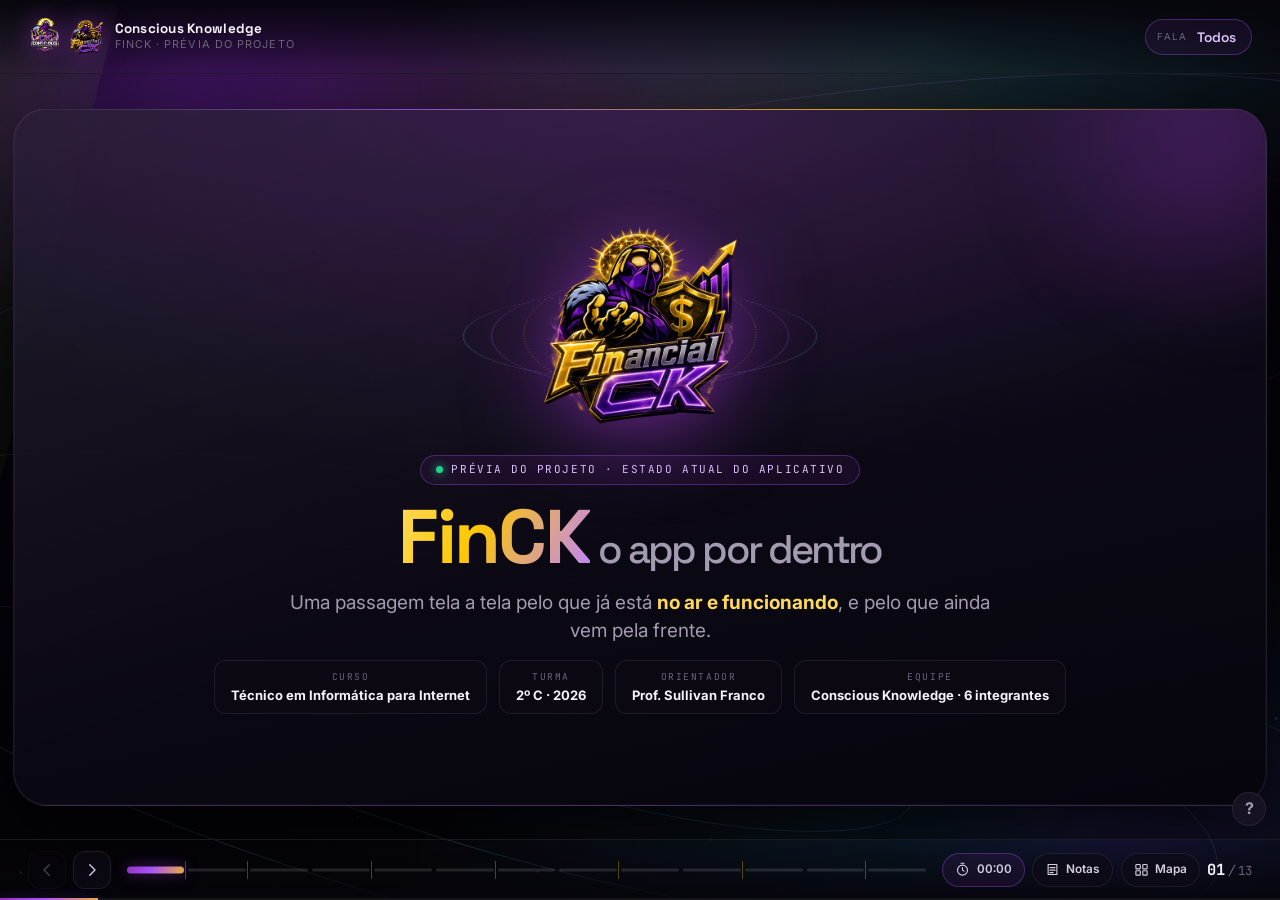
<file: apresentacao-projeto/index.html>
<!DOCTYPE html>
<html lang="pt-BR">

<head>
  <meta charset="UTF-8">
  <meta name="viewport" content="width=device-width, initial-scale=1.0, viewport-fit=cover">

  <title>FinCK — O app por dentro · Prévia do projeto</title>
  <meta name="description"
    content="Passagem tela a tela pelo FinCK: o que já está no ar e funcionando, e o que ainda vem pela frente.">
  <meta name="author" content="Conscious Knowledge">
  <meta name="theme-color" content="#050409">
  <meta name="robots" content="index, follow">

  <link rel="icon" type="image/png" sizes="32x32" href="../midia/icone-ck-32.png">
  <link rel="apple-touch-icon" href="../midia/icone-ck-180.png">

  <meta property="og:type" content="website">
  <meta property="og:title" content="FinCK — O app por dentro">
  <meta property="og:description"
    content="Uma passagem tela a tela pelo aplicativo FinCK, do primeiro acesso ao Assistente.">
  <meta property="og:image" content="../midia/logo-finck-480.webp">
  <meta property="og:locale" content="pt_BR">

  <link rel="preconnect" href="https://fonts.googleapis.com">
  <link rel="preconnect" href="https://fonts.gstatic.com" crossorigin>
  <link rel="preload" as="image" href="../midia/logo-finck-480.webp">
  <link
    href="https://fonts.googleapis.com/css2?family=Space+Grotesk:wght@500;600;700&family=Inter:wght@400;500;600;700&family=JetBrains+Mono:wght@400;500;700&display=swap"
    rel="stylesheet">

  <link rel="stylesheet" href="../apresentacao/apresentacao.css">
  <link rel="stylesheet" href="projeto.css">

  <script>
    /* Perfil de desempenho decidido antes da primeira pintura:
       o CSS pesado só entra em aparelho que aguenta. */
    (() => {
      const r = document.documentElement;
      const nav = navigator;
      const leve =
        (nav.connection && (nav.connection.saveData || /2g/.test(nav.connection.effectiveType || ""))) ||
        (nav.deviceMemory && nav.deviceMemory <= 4) ||
        (nav.hardwareConcurrency && nav.hardwareConcurrency <= 4) ||
        window.matchMedia("(max-width: 860px)").matches;
      r.dataset.perf = leve ? "leve" : "pleno";
      if (window.matchMedia("(prefers-reduced-motion: reduce)").matches) r.dataset.motion = "reduzido";
    })();
  </script>
</head>

<body>

  <!-- ================= CARREGAMENTO ================= -->
  <div class="carga" data-carga aria-hidden="true">
    <div class="carga__nucleo">
      <span class="carga__anel"></span>
      <span class="carga__anel carga__anel--2"></span>
      <img src="../midia/logo-ck-origem-240.webp" alt="" width="120" height="180" decoding="async">
    </div>
    <p class="carga__marca">Conscious Knowledge</p>
    <div class="carga__barra"><span></span></div>
  </div>

  <!-- ================= CENÁRIO DE FUNDO ================= -->
  <div class="cenario" aria-hidden="true">
    <canvas class="cenario__canvas" data-canvas></canvas>
    <span class="orbe orbe--1"></span>
    <span class="orbe orbe--2"></span>
    <span class="orbe orbe--3"></span>
    <span class="orbe orbe--4"></span>
    <span class="cenario__fita cenario__fita--a"></span>
    <span class="cenario__fita cenario__fita--b"></span>
    <span class="cenario__aurora"></span>
    <span class="cenario__varredura"></span>
    <span class="cenario__grade"></span>
    <span class="cenario__vinheta"></span>
  </div>

  <a class="pular" href="#conteudo">Pular para o conteúdo</a>

  <!-- ================= DECK ================= -->
  <div class="deck" data-deck id="conteudo">

    <!-- ---------- BARRA SUPERIOR ---------- -->
    <header class="hud hud--topo">
      <a class="hud__marca" href="../index.html" title="Voltar ao site da Conscious Knowledge">
        <span class="hud__marcas">
          <picture>
            <source type="image/webp" srcset="../midia/logo-ck-origem-120.webp">
            <img src="../midia/logo-ck-origem-360.png" alt="Conscious Knowledge" width="32" height="48"
              decoding="async">
          </picture>
          <picture>
            <source type="image/webp" srcset="../midia/logo-finck-120.webp 120w, ../midia/logo-finck-240.webp 240w"
              sizes="46px">
            <img class="hud__finck" src="../midia/logo-finck-300.png" alt="FinCK"
              width="945" height="965" decoding="async">
          </picture>
        </span>
        <span>
          <strong>Conscious Knowledge</strong>
          <small>FinCK · Prévia do projeto</small>
        </span>
      </a>

      <div class="hud__fala" data-hud-fala>
        <span class="hud__fala-rotulo">Fala</span>
        <span class="hud__fala-nome" data-hud-nome>Abertura</span>
      </div>
    </header>

    <!-- ---------- PALCO DOS SLIDES ---------- -->
    <div class="palco-caixa" data-palco-caixa>
    <div class="palco" data-palco>

      <!-- ======================================================
           01 · CAPA
           ====================================================== -->
      <section class="slide slide--capa" data-slide data-fala="Todos" data-secao="Abertura"
        data-titulo="Capa" aria-label="Slide 1: capa">
        <div class="quadro quadro--centro">

          <div class="capa__marca" data-orbital>
            <span class="capa__anel capa__anel--a"></span>
            <span class="capa__anel capa__anel--b"></span>
            <span class="capa__anel capa__anel--c"></span>
            <span class="capa__brilho"></span>
            <picture>
              <source type="image/webp"
                srcset="../midia/logo-finck-240.webp 240w, ../midia/logo-finck-360.webp 360w, ../midia/logo-finck-480.webp 480w"
                sizes="(max-width: 860px) 46vw, 300px">
              <img class="capa__logo" src="../midia/logo-finck-300.png"
                alt="Logotipo do FinCK" width="945" height="965" fetchpriority="high">
            </picture>
          </div>

          <p class="capa__eyebrow" data-surge="1">
            <span class="ponto-vivo"></span>
            Prévia do projeto · estado atual do aplicativo
          </p>

          <h1 class="capa__titulo" data-surge="2">
            <span class="capa__titulo-a">FinCK</span>
            <span class="capa__titulo-b">o app por dentro</span>
          </h1>

          <p class="capa__tese" data-surge="3">
            Uma passagem tela a tela pelo que já está <strong>no ar e funcionando</strong>,
            e pelo que ainda vem pela frente.
          </p>

          <div class="capa__meta" data-surge="4">
            <div>
              <span>Curso</span>
              <strong>Técnico em Informática para Internet</strong>
            </div>
            <div>
              <span>Turma</span>
              <strong>2º C · 2026</strong>
            </div>
            <div>
              <span>Orientador</span>
              <strong>Prof. Sullivan Franco</strong>
            </div>
            <div>
              <span>Equipe</span>
              <strong>Conscious Knowledge · 6 integrantes</strong>
            </div>
          </div>

        </div>

        <div class="notas" data-notas>
          <p><b>Abertura (20 s).</b> Esta não é a defesa final: é a prévia do projeto. O objetivo é
            mostrar o aplicativo funcionando e dizer com honestidade em que ponto ele está.</p>
          <p>Se o professor quiser abrir o app junto, o endereço é finck-app.vercel.app e há um modo
            demonstração que não exige cadastro.</p>
        </div>
      </section>


      <!-- ======================================================
           02 · A IDEIA
           ====================================================== -->
      <section class="slide" data-slide data-fala="Gustavo" data-secao="A ideia"
        data-titulo="A ideia em uma frase" aria-label="Slide 2: a ideia do projeto">
        <div class="quadro">

          <header class="cab">
            <p class="cab__indice">01 · A ideia</p>
            <h2 class="cab__titulo">Todo preço tem <em>duas etiquetas</em></h2>
          </header>

          <div class="duo duo--6-6" data-surge="1">
            <div class="painel painel--ouro">
              <h3 class="painel__titulo">A que está na vitrine</h3>
              <p class="painel__leitura">
                <b>R$ 350,00.</b> Um número abstrato, que o cérebro processa em um segundo e
                esquece no seguinte.
              </p>
            </div>

            <div class="painel">
              <h3 class="painel__titulo">A que ninguém mostra</h3>
              <p class="painel__leitura">
                <b>34,2 horas da sua vida.</b> O tempo de trabalho que você precisa entregar
                para pagar por aquilo.
              </p>
            </div>
          </div>

          <div class="trio" data-surge="2">
            <article class="ficha" data-tilt>
              <strong class="ficha__num"><span data-contador="82">82</span>%</strong>
              <p class="ficha__rotulo">das famílias brasileiras estão endividadas</p>
              <p class="fonte">Peic/CNC, jul./2026</p>
            </article>

            <article class="ficha ficha--alerta" data-tilt>
              <strong class="ficha__num"><span data-contador="46">46</span>%</strong>
              <p class="ficha__rotulo">já compraram por impulso para se sentir melhor</p>
              <p class="fonte">Serasa / Opinion Box, 2025</p>
            </article>

            <article class="ficha ficha--verde" data-tilt>
              <strong class="ficha__num"><span data-contador="3">3</span>%</strong>
              <p class="ficha__rotulo">do lixo eletrônico do país é reciclado corretamente</p>
              <p class="fonte">ABES-DF, 2025</p>
            </article>
          </div>

          <p class="remate" data-surge="3">
            O FinCK atua no instante entre o desejo e a compra: <b>traduz o preço em tempo de vida,
            mostra o efeito no mês e oferece a alternativa</b>, sem nunca bloquear a escolha.
          </p>

        </div>

        <div class="notas" data-notas>
          <p><b>Gustavo (~45 s).</b> Os três números resumem o projeto inteiro: o financeiro, o
            emocional e o ambiental. Não precisa ler as fontes em voz alta, estão na tela.</p>
          <p>A frase que fecha é a tese do produto. Dizer devagar.</p>
        </div>
      </section>


      <!-- ======================================================
           03 · ENTRADA E PRIMEIRO USO
           ====================================================== -->
      <section class="slide" data-slide data-fala="Éric" data-secao="Demonstração"
        data-titulo="Por onde se entra" aria-label="Slide 3: entrada e primeiro uso">
        <div class="quadro">

          <header class="cab">
            <p class="cab__indice">02 · Primeiro contato</p>
            <h2 class="cab__titulo">Entrar leva <em>menos de um minuto</em></h2>
          </header>

          <div class="duo duo--5-7">

            <div class="palco-device" data-surge="1">
              <div class="device">
                <div class="device__moldura">
                  <span class="device__ilha"></span>
                  <div class="device__tela">
                    <div class="tela-entrada">
                      <span class="tela-entrada__marca"></span>
                      <b>FinCK</b>
                      <small>consumo consciente</small>
                      <span class="tela-campo"></span>
                      <span class="tela-campo"></span>
                      <span class="tela-botao">Entrar</span>
                      <span class="tela-botao tela-botao--fantasma">Modo demonstração</span>
                    </div>
                  </div>
                </div>
              </div>
              <span class="palco-device__sombra" aria-hidden="true"></span>
            </div>

            <div class="pilha" data-surge="2">
              <div class="painel">
                <h3 class="painel__titulo">Três formas de entrar</h3>
                <ul class="criterios criterios--simples">
                  <li><span><b>Conta real</b>, com e-mail confirmado e dados no banco em nuvem.</span></li>
                  <li><span><b>Modo demonstração</b>, sem cadastro, guardando tudo no próprio navegador.</span></li>
                  <li><span><b>Recuperação de senha</b> por e-mail, já funcionando em produção.</span></li>
                </ul>
              </div>

              <div class="painel painel--ouro">
                <h3 class="painel__titulo">O que o app pergunta antes de começar</h3>
                <p class="painel__leitura">
                  Renda mensal, dias trabalhados no mês e horas por dia. São os três números que
                  alimentam todo o resto: sem eles, o motor não tem como traduzir preço em tempo.
                </p>
                <p class="fonte">Seção 5.1 do documento.</p>
              </div>
            </div>
          </div>

        </div>

        <div class="notas" data-notas>
          <p><b>Éric (~40 s).</b> O modo demonstração é o atalho para mostrar o app sem pedir cadastro
            a ninguém. Vale citar que ele guarda no navegador, e não no banco.</p>
          <p>Se o professor quiser testar depois, é por aí que ele entra.</p>
        </div>
      </section>


      <!-- ======================================================
           04 · INÍCIO
           ====================================================== -->
      <section class="slide" data-slide data-fala="Éric" data-secao="Demonstração"
        data-titulo="A tela de início" aria-label="Slide 4: a tela de início">
        <div class="quadro">

          <header class="cab">
            <p class="cab__indice">03 · Início</p>
            <h2 class="cab__titulo">O mês inteiro <em>em uma tela</em></h2>
          </header>

          <div class="duo duo--5-7">

            <div class="palco-device" data-surge="1">
              <div class="device">
                <div class="device__moldura">
                  <span class="device__ilha"></span>
                  <div class="device__tela">
                    <div class="mini-topo">
                      <span class="mini-avatar"></span>
                      <div>
                        <small>Olá, Gustavo</small>
                        <strong>Sua situação hoje</strong>
                      </div>
                    </div>
                    <div class="mini-saldo">
                      <small>Saldo atual</small>
                      <p>R$ 1.240,00</p>
                      <div class="mini-saldo__linhas">
                        <span><i>Entradas</i><b class="verde">R$ 1.800</b></span>
                        <span><i>Saídas</i><b class="vermelho">R$ 560</b></span>
                      </div>
                    </div>
                    <div class="mini-card mini-card--reality">
                      <small>Sua hora vale</small>
                      <strong>R$ 10,23</strong>
                      <p>seu dia vale R$ 81,82</p>
                    </div>
                    <div class="mini-barras">
                      <span style="--h:62%"></span><span style="--h:38%"></span>
                      <span style="--h:81%"></span><span style="--h:46%"></span>
                      <span style="--h:70%"></span>
                    </div>
                    <div class="mini-nav"><span class="ativo"></span><span></span><span></span><span></span></div>
                  </div>
                </div>
                <div class="device__flutuante device__flutuante--1"><span>Horas equivalentes</span><strong>128 h</strong></div>
                <div class="device__flutuante device__flutuante--2"><span>Decisões conscientes</span><strong>17</strong></div>
              </div>
              <span class="palco-device__sombra" aria-hidden="true"></span>
            </div>

            <div class="pilha" data-surge="2">
              <div class="painel">
                <h3 class="painel__titulo">O que aparece logo de cara</h3>
                <ul class="criterios criterios--simples">
                  <li><span><b>Saldo real</b> somando contas, entradas e saídas do mês.</span></li>
                  <li><span><b>Valor da sua hora e do seu dia</b>, calculados do seu perfil.</span></li>
                  <li><span><b>Prisma de quatro faces</b>: a sobra do mês em reais, em horas, em dias e na sua meta.</span></li>
                  <li><span><b>Atalhos</b> para o motor, metas, jornada e perfil.</span></li>
                </ul>
              </div>

              <div class="painel painel--ouro">
                <h3 class="painel__titulo">Instalável no celular</h3>
                <p class="painel__leitura">
                  O FinCK é um aplicativo web instalável: vai para a tela inicial do celular
                  direto do navegador, <b>sem loja de aplicativos</b>. Ele precisa de internet
                  para ler e salvar os dados.
                </p>
              </div>
            </div>
          </div>

        </div>

        <div class="notas" data-notas>
          <p><b>Éric (~40 s).</b> Mostrar o aplicativo de verdade aqui, não só o slide. O prisma gira
            com o mouse e é o elemento que costuma chamar mais atenção.</p>
          <p>Não prometer uso sem internet: o app precisa de conexão. Se perguntarem, o uso offline é uma frente de continuidade do projeto.</p>
        </div>
      </section>


      <!-- ======================================================
           05 · O MOTOR, AO VIVO
           ====================================================== -->
      <section class="slide" data-slide data-fala="Gabriel" data-secao="Demonstração"
        data-titulo="O motor · demo ao vivo" aria-label="Slide 5: o motor FinCK of Reality">
        <div class="quadro">

          <header class="cab cab--marca">
            <div>
              <p class="cab__indice">04 · O motor <span class="selo-vivo">demonstração ao vivo</span></p>
              <h2 class="cab__titulo">FinCK <em>of Reality</em></h2>
            </div>
            <picture>
              <source type="image/webp"
                srcset="../midia/logo-finck-reality-145.webp 145w, ../midia/logo-finck-reality-290.webp 290w"
                sizes="96px">
              <img class="cab__logo" src="../midia/logo-finck-reality-290.png"
                alt="Logotipo FinCK of Reality" width="290" height="340" decoding="async">
            </picture>
          </header>

          <div class="duo duo--6-6">

            <div class="motor" data-surge="1">
              <form class="calc" data-calc autocomplete="off">
                <div class="calc__campos">
                  <label>Renda mensal (R$)
                    <input type="number" data-calc-renda value="1800" min="0" step="100" inputmode="decimal">
                  </label>
                  <label>Dias por mês
                    <input type="number" data-calc-dias value="22" min="1" max="31" step="1" inputmode="numeric">
                  </label>
                  <label>Horas por dia
                    <input type="number" data-calc-horas value="8" min="1" max="24" step="1" inputmode="numeric">
                  </label>
                  <label>Preço do item (R$)
                    <input type="number" data-calc-preco value="350" min="0" step="50" inputmode="decimal">
                  </label>
                </div>
              </form>

              <div class="formulas">
                <code>valor_dia = renda ÷ dias</code>
                <code>valor_hora = valor_dia ÷ horas</code>
                <code>custo_horas = preço ÷ valor_hora</code>
              </div>

              <p class="motor__saida" aria-live="polite" data-calc-resumo>
                Sua hora vale <strong>R$ 10,23</strong> · seu dia vale <strong>R$ 81,82</strong>.
              </p>

              <div class="semaforo" data-semaforo>
                <span class="semaforo__luz" data-luz="verde"></span>
                <span class="semaforo__luz" data-luz="amarelo"></span>
                <span class="semaforo__luz" data-luz="vermelho"></span>
                <p class="semaforo__texto" data-semaforo-texto>Impacto moderado no mês</p>
              </div>
            </div>

            <div class="prisma-palco" data-prisma data-surge="2">
              <div class="prisma-orbita">
                <div class="prisma">
                  <div class="prisma__face prisma__face--frente">
                    <span class="prisma__rotulo">Preço</span>
                    <strong class="prisma__valor" data-prisma-reais>R$ 350,00</strong>
                    <span class="prisma__nota">o que a etiqueta mostra</span>
                  </div>
                  <div class="prisma__face prisma__face--direita">
                    <span class="prisma__rotulo">Em trabalho</span>
                    <strong class="prisma__valor" data-prisma-horas>34,2 h</strong>
                    <span class="prisma__nota">horas para ganhar esse valor</span>
                  </div>
                  <div class="prisma__face prisma__face--tras">
                    <span class="prisma__rotulo">Em dias</span>
                    <strong class="prisma__valor" data-prisma-dias>4,3 dias</strong>
                    <span class="prisma__nota">dias de trabalho equivalentes</span>
                  </div>
                  <div class="prisma__face prisma__face--esquerda">
                    <span class="prisma__rotulo">Da sua renda</span>
                    <strong class="prisma__valor" data-prisma-percent>19,4%</strong>
                    <span class="prisma__nota">fatia do mês comprometida</span>
                  </div>
                  <div class="prisma__face prisma__face--topo" aria-hidden="true"></div>
                  <div class="prisma__face prisma__face--base" aria-hidden="true"></div>
                </div>
              </div>
              <span class="prisma-palco__sombra" aria-hidden="true"></span>
              <span class="prisma-dica">arraste para girar · o mesmo valor, quatro leituras</span>
            </div>
          </div>

          <div class="cadeia" data-surge="3">
            <p class="cadeia__titulo">
              O app não para no número: tudo isto sai na <em>mesma tela</em> do resultado:
            </p>
            <ol class="cadeia__trilha" data-cadeia>
              <li class="cadeia__elo"><i class="cadeia__num">01</i><b>Preço</b></li>
              <li class="cadeia__elo"><i class="cadeia__num">02</i><b data-cadeia-tempo>34,2 h de trabalho</b></li>
              <li class="cadeia__elo"><i class="cadeia__num">03</i><b data-cadeia-risco>impacto moderado</b></li>
              <li class="cadeia__elo cadeia__elo--verde"><i class="cadeia__num">04</i><b data-cadeia-alt>reparar · usado · alugar</b></li>
              <li class="cadeia__elo cadeia__elo--verde"><i class="cadeia__num">05</i><b>o ponto da sua cidade</b></li>
            </ol>
          </div>

        </div>

        <div class="notas" data-notas>
          <p><b>Gabriel (~60 s), DEMONSTRAÇÃO.</b> Trocar o preço ao vivo para R$ 4.000 e deixar o
            professor ver o semáforo virar e a fita de baixo mudar junto.</p>
          <p>A ideia não é nossa: Thoreau escreveu em 1854 que o custo de uma coisa é a quantidade de
            vida trocada por ela. O que é nosso é a velocidade, porque o app responde antes de a
            compra acontecer.</p>
          <p><b>ANTES DE APRESENTAR:</b> cadastrar quatro pontos reais em Ações locais na conta da
            demonstração, senão os dois últimos elos aparecem vazios.</p>
        </div>
      </section>


      <!-- ======================================================
           06 · DEPOIS DO NÚMERO
           ====================================================== -->
      <section class="slide" data-slide data-fala="Gabriel" data-secao="Demonstração"
        data-titulo="Depois do número" aria-label="Slide 6: alternativas e ações locais">
        <div class="quadro">

          <header class="cab">
            <p class="cab__indice">05 · A saída</p>
            <h2 class="cab__titulo">A alternativa vira <em>endereço</em></h2>
          </header>

          <div class="duo duo--6-6" data-surge="1">
            <div class="painel">
              <h3 class="painel__titulo">Quatro alternativas, sempre</h3>
              <ul class="criterios criterios--simples">
                <li><span><b>Comprar usado</b> ou recondicionado</span></li>
                <li><span><b>Reparar</b> o que você já tem</span></li>
                <li><span><b>Alugar, emprestar ou compartilhar</b></span></li>
                <li><span><b>Adiar 30 dias</b> e reavaliar</span></li>
              </ul>
              <p class="fonte">
                As faixas de economia são hipótese de design do projeto, declaradas como tal na tela,
                e não dado de pesquisa.
              </p>
            </div>

            <div class="painel painel--ouro">
              <h3 class="painel__titulo">E o ponto real da sua cidade</h3>
              <p class="painel__leitura">
                Cada alternativa puxa os pontos que o próprio usuário cadastrou em
                <b>Ações locais</b>: a assistência do bairro, o brechó da esquina, quem aluga.
                Desde setembro, uma busca pelo <b>Google Maps</b> completa o cadastro de quem
                ainda não tem ponto nenhum.
              </p>
            </div>
          </div>

          <div class="acoes" data-surge="2">
            <p class="acoes__titulo">Declarar o destino do item também gera consequência na tela:</p>
            <ul class="acoes__lista">
              <li><span class="acoes__icone" aria-hidden="true">
                <svg viewBox="0 0 24 24"><path d="M14.7 6.3a4.5 4.5 0 0 1-5.9 5.9L4 17v3h3l4.8-4.8a4.5 4.5 0 0 1 5.9-5.9l-2.6 2.6-2.1-2.1 2.6-2.6Z"/></svg>
              </span><b>Conserto</b><small>reparar em vez de trocar</small></li>
              <li><span class="acoes__icone" aria-hidden="true">
                <svg viewBox="0 0 24 24"><path d="M4 7h11a3 3 0 0 1 3 3v1M15 4l3 3-3 3"/><path d="M20 17H9a3 3 0 0 1-3-3v-1M9 20l-3-3 3-3"/></svg>
              </span><b>Usado e troca</b><small>circular o que já existe</small></li>
              <li><span class="acoes__icone" aria-hidden="true">
                <svg viewBox="0 0 24 24"><rect x="3" y="7" width="18" height="13" rx="2"/><path d="M8 7V5a2 2 0 0 1 2-2h4a2 2 0 0 1 2 2v2M3 12h18"/></svg>
              </span><b>Aluguel</b><small>usar sem precisar possuir</small></li>
              <li><span class="acoes__icone" aria-hidden="true">
                <svg viewBox="0 0 24 24"><path d="M12 21s-7-4.4-7-9.5A4.5 4.5 0 0 1 12 8a4.5 4.5 0 0 1 7 3.5C19 16.6 12 21 12 21Z"/></svg>
              </span><b>Doação</b><small>tirar o item do descarte</small></li>
            </ul>
          </div>

          <p class="remate" data-surge="3">
            É aqui que o projeto encosta na <b>meta 12.5 da ODS 12</b>, aplicada não a política
            pública, mas à decisão de uma pessoa, no bairro onde ela mora.
          </p>

        </div>

        <div class="notas" data-notas>
          <p><b>Gabriel (~45 s).</b> Este slide responde à exigência de aplicabilidade local. A frase
            que importa: o impacto ambiental é a soma de decisões individuais tomadas em um lugar
            concreto.</p>
          <p>Ser honesto sobre as faixas de economia: são hipótese nossa, e o app diz isso na tela.</p>
        </div>
      </section>


      <!-- ======================================================
           07 · ORGANIZAR O MÊS
           ====================================================== -->
      <section class="slide slide--denso" data-slide data-fala="Paulo" data-secao="Demonstração"
        data-titulo="Organizar o mês" aria-label="Slide 7: contas, planejamento e metas">
        <div class="quadro">

          <header class="cab">
            <p class="cab__indice">06 · O dia a dia</p>
            <h2 class="cab__titulo">O resto do app <em>sustenta o motor</em></h2>
          </header>

          <div class="modulos" data-surge="1">
            <article class="modulo" data-tilt>
              <h4>Contas e recorrentes</h4>
              <p>Contas, cartões e lançamentos fixos em uma visão só, com saldo por instituição.</p>
            </article>
            <article class="modulo" data-tilt>
              <h4>Planejamento</h4>
              <p>Projeção de saldo, parcelas em aberto e teto por categoria, com aviso aos 75%.</p>
            </article>
            <article class="modulo" data-tilt>
              <h4>Metas</h4>
              <p>O que você deixa de gastar vira progresso visível, com aporte e estorno rastreados.</p>
            </article>
            <article class="modulo" data-tilt>
              <h4>Cenários</h4>
              <p>Simulações do tipo “e se eu não comprar isso?”, comparadas ao histórico real.</p>
            </article>
            <article class="modulo" data-tilt>
              <h4>Relatórios e Análises</h4>
              <p>Gastos por categoria e período, com exportação em CSV, que abre no Excel.</p>
            </article>
            <article class="modulo" data-tilt>
              <h4>Perfil</h4>
              <p>Renda, jornada e reserva. Mudou a renda, todo o cálculo acompanha.</p>
            </article>
          </div>

          <div class="duo duo--6-6" data-surge="2">
            <div class="painel">
              <h3 class="painel__titulo">Por que isso importa para o motor</h3>
              <p class="painel__leitura">
                O FinCK of Reality não responde só com o preço: ele usa o saldo real, as despesas
                fixas, as parcelas já assumidas e as metas em andamento. <b>Sem o resto do app, a
                resposta seria um palpite.</b>
              </p>
            </div>

            <div class="painel painel--ouro">
              <h3 class="painel__titulo">Integridade dos dados</h3>
              <p class="painel__leitura">
                Lançamento que falha pela metade não deixa rastro no caixa. Há estorno, fila de
                reconciliação e registro de eventos de integridade, tudo testado.
              </p>
            </div>
          </div>

        </div>

        <div class="notas" data-notas>
          <p><b>Paulo (~45 s).</b> Passar rápido pelos seis módulos, sem ler um a um. O que precisa
            ficar é o painel da esquerda: o motor depende do resto do app para dar resposta de verdade.</p>
          <p>Se perguntarem sobre confiabilidade, o painel da direita responde.</p>
        </div>
      </section>


      <!-- ======================================================
           08 · DECISÕES CONSCIENTES
           ====================================================== -->
      <section class="slide" data-slide data-fala="Paulo" data-secao="Demonstração"
        data-titulo="Decisões conscientes" aria-label="Slide 8: decisões e indicador de responsabilidade">
        <div class="quadro">

          <header class="cab">
            <p class="cab__indice">07 · O registro</p>
            <h2 class="cab__titulo">A decisão fica <em>guardada e revisitável</em></h2>
          </header>

          <div class="duo duo--7-5">

            <div class="pilha" data-surge="1">
              <div class="painel">
                <h3 class="painel__titulo">Seis perguntas antes de concluir</h3>
                <p class="painel__leitura">
                  Necessidade, uso previsto, durabilidade, existência de alternativa, peso no
                  orçamento e destino depois do uso. As respostas geram um
                  <b>indicador de responsabilidade</b> da decisão.
                </p>
                <div class="selos-dado">
                  <span class="selo-dado">
                    O indicador resume <i>só o que a pessoa declarou</i>. A pegada de carbono e de água
                    do resultado é uma <b>faixa estimada por IA</b> para um item parecido, não uma
                    medição do item real, e a tela diz isso.
                  </span>
                </div>
              </div>

              <div class="painel painel--ouro">
                <h3 class="painel__titulo">E depois de 30 dias?</h3>
                <p class="painel__leitura">
                  A pessoa volta e registra o que aconteceu de verdade: manteve a decisão, resolveu
                  com reparo ou reuso, ou comprou depois. <b>É o único jeito honesto de medir</b>, e
                  mede comportamento declarado, não impacto ambiental.
                </p>
              </div>
            </div>

            <div class="palco-device" data-surge="2">
              <div class="device">
                <div class="device__moldura">
                  <span class="device__ilha"></span>
                  <div class="device__tela">
                    <div class="mini-topo">
                      <span class="mini-avatar"></span>
                      <div>
                        <small>Decisões</small>
                        <strong>Histórico real</strong>
                      </div>
                    </div>
                    <div class="mini-card">
                      <small>Fone bluetooth · R$ 720</small>
                      <strong>Esperar</strong>
                      <div class="mini-semaforo"><span></span><span></span><span class="ativo"></span></div>
                      <p>70,4 h de trabalho · 40% da renda</p>
                    </div>
                    <div class="mini-card mini-card--reality">
                      <small>Depois de 30 dias</small>
                      <strong>Resolvi com reparo ou reuso</strong>
                      <p>R$ 720 viram economia confirmada</p>
                    </div>
                    <div class="mini-nav"><span></span><span></span><span class="ativo"></span><span></span></div>
                  </div>
                </div>
              </div>
              <span class="palco-device__sombra" aria-hidden="true"></span>
            </div>
          </div>

        </div>

        <div class="notas" data-notas>
          <p><b>Paulo (~40 s).</b> O ponto forte aqui é a honestidade: o indicador mede o que a pessoa
            declarou, e a tela do app assume isso. Se a banca cobrar “vocês medem impacto ambiental?”,
            a resposta já está dada antes da pergunta.</p>
        </div>
      </section>


      <!-- ======================================================
           09 · JORNADA
           ====================================================== -->
      <section class="slide" data-slide data-fala="Pedro" data-secao="Demonstração"
        data-titulo="A jornada (XP)" aria-label="Slide 9: gamificação">
        <div class="quadro">

          <header class="cab">
            <p class="cab__indice">08 · A constância</p>
            <h2 class="cab__titulo">Decidir bem <em>uma vez</em> é fácil</h2>
          </header>

          <div class="duo duo--6-6" data-surge="1">
            <div class="painel">
              <h3 class="painel__titulo">Vinte níveis, ganhos por comportamento</h3>
              <p class="painel__leitura">
                Cada decisão consciente registrada vale XP: adiar, pesquisar alternativa, comprar
                usado ou reparar valem mais do que comprar na hora. Vinte títulos, com limiares
                fixos e visíveis.
              </p>
            </div>

            <div class="painel painel--ouro">
              <h3 class="painel__titulo">Regras anti-farm</h3>
              <ul class="criterios criterios--simples">
                <li><span><b>Teto diário</b> de XP, para não premiar repetição vazia.</span></li>
                <li><span><b>Valor mínimo</b> de compra para a análise contar.</span></li>
                <li><span><b>Chave de operação</b>: a mesma decisão não pontua duas vezes.</span></li>
              </ul>
            </div>
          </div>

          <div class="trio" data-surge="2">
            <article class="ficha" data-tilt>
              <strong class="ficha__num">20</strong>
              <p class="ficha__rotulo">níveis, do primeiro cálculo ao topo da trilha</p>
            </article>
            <article class="ficha ficha--verde" data-tilt>
              <strong class="ficha__num">+40</strong>
              <p class="ficha__rotulo">XP por decidir não comprar, a decisão mais pontuada</p>
            </article>
            <article class="ficha ficha--alerta" data-tilt>
              <strong class="ficha__num">+5</strong>
              <p class="ficha__rotulo">XP por comprar na hora: registra, mas quase não premia</p>
            </article>
          </div>

          <p class="remate" data-surge="3">
            A gamificação existe para sustentar o comportamento <b>quando a disciplina pessoal
            falha</b>, que é justamente quando a compra por impulso acontece.
          </p>

        </div>

        <div class="notas" data-notas>
          <p><b>Pedro (~40 s).</b> O contraste entre +40 e +5 diz tudo sem precisar explicar: o app
            registra a compra por impulso, mas não a celebra.</p>
          <p>As regras anti-farm costumam impressionar: mostram que pensamos em quem tentaria burlar.</p>
        </div>
      </section>


      <!-- ======================================================
           10 · ASSISTENTE
           ====================================================== -->
      <section class="slide" data-slide data-fala="Pedro" data-secao="Demonstração"
        data-titulo="Assistente FinCK" aria-label="Slide 10: o assistente de inteligência artificial">
        <div class="quadro">

          <header class="cab">
            <p class="cab__indice">09 · O mais novo <span class="selo-vivo">outubro</span></p>
            <h2 class="cab__titulo">Assistente FinCK <em>e o FinCK Index</em></h2>
          </header>

          <div class="duo duo--6-6" data-surge="1">
            <div class="painel">
              <h3 class="painel__titulo">Seis dimensões em uma nota</h3>
              <ul class="criterios criterios--simples">
                <li><span>Fluxo do mês</span></li>
                <li><span>Capacidade de poupança</span></li>
                <li><span>Reserva de emergência</span></li>
                <li><span>Parcelas e compromissos</span></li>
                <li><span>Progresso das metas</span></li>
                <li><span>Consumo consciente</span></li>
              </ul>
              <p class="fonte">
                Pesos diferentes entre si: fluxo e poupança pesam mais do que consumo consciente
                isoladamente.
              </p>
            </div>

            <div class="pilha" data-surge="2">
              <div class="painel painel--ouro">
                <h3 class="painel__titulo">O que ele devolve</h3>
                <p class="painel__leitura">
                  Um diagnóstico em português dos <b>seus próprios dados</b>, um plano de ação
                  priorizado e resposta a perguntas livres do tipo “o que eu deveria priorizar
                  este mês?”.
                </p>
              </div>

              <div class="painel">
                <h3 class="painel__titulo">Limites éticos, por projeto</h3>
                <ul class="criterios criterios--simples">
                  <li><span>Nunca indica banco, corretora, investimento, empréstimo ou cartão.</span></li>
                  <li><span>Dívida acima do saldo? Orienta negociar com o credor e procurar o Procon.</span></li>
                  <li><span>Apoiado na Lei nº 14.181/2021, do superendividamento.</span></li>
                </ul>
              </div>
            </div>
          </div>

          <p class="remate" data-surge="3">
            É o princípio de <b>ética por padrão</b> da Conscious Knowledge aplicado ao recurso que
            mais precisava dele, porque gera texto livre.
          </p>

        </div>

        <div class="notas" data-notas>
          <p><b>Pedro (~45 s).</b> Este é o recurso mais recente e o que mais chama atenção. Começar
            pelo FinCK Index, que é o que torna o diagnóstico acompanhável ao longo do tempo.</p>
          <p>Os limites éticos não são enfeite: são a resposta pronta para “e se ele der conselho
            financeiro errado?”.</p>
        </div>
      </section>


      <!-- ======================================================
           11 · COMO ESTÁ CONSTRUÍDO
           ====================================================== -->
      <section class="slide" data-slide data-fala="Thiago" data-secao="Técnico"
        data-titulo="Como está construído" aria-label="Slide 11: a arquitetura">
        <div class="quadro">

          <header class="cab">
            <p class="cab__indice">10 · Por baixo</p>
            <h2 class="cab__titulo">Do <em>MySQL na nossa máquina</em> à nuvem</h2>
          </header>

          <ol class="fluxo" data-surge="1">
            <li class="fluxo__passo" data-tilt>
              <span class="fluxo__num">01</span>
              <h4>Prototipagem local</h4>
              <p>MySQL Workbench, PHP e Xampp para provar a modelagem antes de subir qualquer coisa.</p>
            </li>
            <li class="fluxo__passo" data-tilt>
              <span class="fluxo__num">02</span>
              <h4>Banco definitivo</h4>
              <p>PostgreSQL no Supabase, com autenticação e política de acesso por usuário.</p>
            </li>
            <li class="fluxo__passo" data-tilt>
              <span class="fluxo__num">03</span>
              <h4>Código de servidor</h4>
              <p>Edge Functions em TypeScript e Deno, mais funções serverless na Vercel.</p>
            </li>
            <li class="fluxo__passo" data-tilt>
              <span class="fluxo__num">04</span>
              <h4>Publicação contínua</h4>
              <p>Git e GitHub no controle de versão, com deploy automático a cada envio.</p>
            </li>
          </ol>

          <div class="duo duo--6-6" data-surge="2">
            <div class="painel">
              <h3 class="painel__titulo">Sem framework, por escolha</h3>
              <p class="painel__leitura">
                HTML5, CSS3 e JavaScript puro. Cada linha é compreendida e defendida pela equipe.
                A IA entra só onde agrega: <b>Gemini</b> na busca de preço, no impacto ambiental e na
                busca de lugares pelo <b>Google Maps</b>; modelos gratuitos via <b>OpenRouter</b> no Assistente.
              </p>
            </div>

            <div class="painel painel--ouro">
              <h3 class="painel__titulo">O que isso garante</h3>
              <ul class="criterios criterios--simples">
                <li><span><b>Chaves no servidor</b>, nunca no navegador.</span></li>
                <li><span><b>Dados por usuário</b>, isolados por política no banco.</span></li>
                <li><span><b>Código público</b> no GitHub, auditável a qualquer momento.</span></li>
              </ul>
            </div>
          </div>

        </div>

        <div class="notas" data-notas>
          <p><b>Thiago (~45 s).</b> O caminho da esquerda para a direita é a história real do projeto,
            e vale dizer que a prototipagem local não foi desperdício: ela provou a modelagem.</p>
          <p>Se perguntarem por que não usamos framework: porque o critério do trabalho é demonstrar
            domínio, e framework esconde justamente o que precisamos provar que sabemos.</p>
        </div>
      </section>


      <!-- ======================================================
           12 · ESTADO DO PROJETO
           ====================================================== -->
      <section class="slide" data-slide data-fala="Thiago" data-secao="Fechamento"
        data-titulo="Estado do projeto" aria-label="Slide 12: o que está pronto e o que vem">
        <div class="quadro">

          <header class="cab">
            <p class="cab__indice">11 · Onde estamos</p>
            <h2 class="cab__titulo">O que está pronto, <em>e o que ainda não</em></h2>
          </header>

          <div class="trio" data-surge="1">
            <article class="ficha ficha--verde" data-tilt>
              <span class="ficha__icone" aria-hidden="true">
                <svg viewBox="0 0 24 24"><path d="M20 6 9 17l-5-5"/></svg>
              </span>
              <strong class="ficha__num">No ar</strong>
              <p class="ficha__rotulo">App publicado, banco real, autenticação e todas as telas operantes</p>
            </article>

            <article class="ficha" data-tilt>
              <span class="ficha__icone" aria-hidden="true">
                <svg viewBox="0 0 24 24"><path d="M12 7v5l3.2 2"/><circle cx="12" cy="12" r="8.5"/></svg>
              </span>
              <strong class="ficha__num">Em curso</strong>
              <p class="ficha__rotulo">Assistente e busca local recém-entregues, ainda recebendo ajuste de uso</p>
            </article>

            <article class="ficha ficha--alerta" data-tilt>
              <span class="ficha__icone" aria-hidden="true">
                <svg viewBox="0 0 24 24"><path d="M12 3v18M3 12h18"/></svg>
              </span>
              <strong class="ficha__num">Fora do prazo</strong>
              <p class="ficha__rotulo">Teste com usuários reais: assumido no documento e listado como continuidade</p>
            </article>
          </div>

          <div class="duo duo--6-6" data-surge="2">
            <div class="painel">
              <h3 class="painel__titulo">Entregas já fechadas</h3>
              <ul class="criterios criterios--simples">
                <li><span><b>Aplicativo funcional</b>, que era a exigência central do briefing.</span></li>
                <li><span><b>Aplicabilidade local</b> resolvida pelo módulo de Ações locais.</span></li>
                <li><span><b>Documentação em ABNT</b> com a problemática em dados públicos.</span></li>
                <li><span><b>Validação</b>: 400 testes no navegador e 453 verificações em Node.js, todos passando.</span></li>
                <li><span><b>Apresentação final</b> montada e ensaiada.</span></li>
              </ul>
            </div>

            <div class="painel painel--ouro">
              <h3 class="painel__titulo">Depois da entrega</h3>
              <p class="painel__leitura">
                Medir com pessoas de fora do grupo se o preço em horas <b>muda decisões de compra</b>.
                O instrumento já existe no app: o acompanhamento de 30 dias de cada decisão.
              </p>
            </div>
          </div>

        </div>

        <div class="notas" data-notas>
          <p><b>Thiago (~45 s).</b> Ser direto sobre o que falta. O teste com usuários reais não coube no
            prazo, e o documento diz isso no capítulo 12 em vez de inventar depoimentos. Assumir vale
            mais do que fingir que está pronto.</p>
          <p>Em troca, mostrar o que foi validado: a página de testes do app roda na hora, com 400 casos
            passando, e a banca pode abrir o modo demonstração sem cadastro.</p>
        </div>
      </section>


      <!-- ======================================================
           13 · FECHAMENTO
           ====================================================== -->
      <section class="slide slide--final" data-slide data-fala="Todos" data-secao="Fechamento"
        data-titulo="Obrigado" aria-label="Slide 13: encerramento">
        <div class="quadro quadro--centro">

          <div class="final__marcas" data-surge="0">
            <div class="final__marca">
              <span class="capa__anel capa__anel--a"></span>
              <picture>
                <source type="image/webp" srcset="../midia/logo-ck-origem-240.webp">
                <img src="../midia/logo-ck-origem-360.png" alt="Conscious Knowledge" width="120" height="180"
                  loading="lazy" decoding="async">
              </picture>
            </div>
            <span class="final__mais" aria-hidden="true"></span>
            <div class="final__marca final__marca--finck">
              <span class="capa__anel capa__anel--b"></span>
              <picture>
                <source type="image/webp" srcset="../midia/logo-finck-240.webp 240w, ../midia/logo-finck-360.webp 360w"
                  sizes="120px">
                <img src="../midia/logo-finck-300.png" alt="FinCK" width="945" height="965"
                  decoding="async">
              </picture>
            </div>
          </div>

          <h2 class="final__titulo" data-surge="1">Obrigado.</h2>

          <p class="final__frase" data-surge="2">
            O app está no ar agora.<br>
            <b>Pode abrir e testar enquanto a gente responde.</b>
          </p>

          <div class="final__acoes" data-surge="3">
            <a class="btn btn--primario" href="https://finck-app.vercel.app"
              target="_blank" rel="noopener">
              <span>Abrir o FinCK</span>
            </a>
            <a class="btn btn--fantasma" href="../index.html">
              <span>Site da Conscious Knowledge</span>
            </a>
            <a class="btn btn--fantasma" href="../apresentacao/index.html">
              <span>Apresentação final</span>
            </a>
          </div>

          <ul class="final__equipe" data-surge="4">
            <li><b>Éric Estrela Vieira</b><span>Desenvolvimento</span></li>
            <li><b>Gabriel Heanna dos Reis</b><span>Desenvolvimento</span></li>
            <li><b>Gustavo Oliveira dos Santos</b><span>Idealizador</span></li>
            <li><b>Paulo Henrique de Lima Silva</b><span>Desenvolvimento</span></li>
            <li><b>Pedro Alcantara dos Santos Fialho</b><span>Desenvolvimento</span></li>
            <li><b>Thiago Wilson Vieira Serbino</b><span>Desenvolvimento</span></li>
          </ul>

          <p class="final__rodape" data-surge="5">
            Conscious Knowledge · Etec Taboão da Serra · Orientador: Prof. Sullivan Franco
          </p>

        </div>

        <div class="notas" data-notas>
          <p><b>Fechamento (~20 s).</b> Deixar o app aberto no projetor durante as perguntas. É mais
            convincente do que qualquer slide.</p>
        </div>
      </section>

    </div><!-- /palco -->
    </div><!-- /palco-caixa -->

    <!-- ---------- NOTAS DO APRESENTADOR ----------
         O conteúdo vem do slide ativo. Fica em uma faixa própria
         para encolher o palco em vez de cobrir o slide. -->
    <aside class="notas-palco" data-notas-palco aria-live="polite" aria-label="Notas do apresentador"></aside>

    <!-- ---------- BARRA INFERIOR ---------- -->
    <footer class="hud hud--base">
      <div class="hud__controles">
        <button type="button" class="hud__btn" data-anterior aria-label="Slide anterior" title="Slide anterior (←)">
          <svg viewBox="0 0 24 24" aria-hidden="true"><path d="M15 5l-7 7 7 7"/></svg>
        </button>
        <button type="button" class="hud__btn" data-proximo aria-label="Próximo slide" title="Próximo slide (→)">
          <svg viewBox="0 0 24 24" aria-hidden="true"><path d="M9 5l7 7-7 7"/></svg>
        </button>
      </div>

      <div class="trilha" data-trilha role="tablist" aria-label="Navegar entre os slides"></div>

      <div class="hud__direita">
        <button type="button" class="hud__pill" data-cronometro title="Cronômetro da apresentação (T)">
          <svg viewBox="0 0 24 24" aria-hidden="true"><circle cx="12" cy="13" r="8"/><path d="M12 9v4l2.5 1.6M9.5 2h5"/></svg>
          <span data-cronometro-texto>00:00</span>
        </button>
        <button type="button" class="hud__pill hud__pill--ghost" data-toggle-notas title="Notas do apresentador (N)">
          <svg viewBox="0 0 24 24" aria-hidden="true"><path d="M5 4h14v16H5zM8 9h8M8 13h8M8 17h5"/></svg>
          <span>Notas</span>
        </button>
        <button type="button" class="hud__pill hud__pill--ghost" data-toggle-mapa title="Mapa de slides (O)">
          <svg viewBox="0 0 24 24" aria-hidden="true"><rect x="3" y="4" width="7" height="7" rx="1"/><rect x="14" y="4" width="7" height="7" rx="1"/><rect x="3" y="14" width="7" height="7" rx="1"/><rect x="14" y="14" width="7" height="7" rx="1"/></svg>
          <span>Mapa</span>
        </button>
        <span class="hud__contador"><b data-atual>01</b><i>/</i><span data-total>14</span></span>
      </div>

      <div class="progresso" data-progresso aria-hidden="true"><span></span></div>
    </footer>

  </div><!-- /deck -->


  <!-- ================= MAPA DE SLIDES ================= -->
  <div class="sobreposicao" data-mapa hidden>
    <div class="sobreposicao__caixa">
      <header class="sobreposicao__cab">
        <h2>Mapa da apresentação</h2>
        <button type="button" class="sobreposicao__fechar" data-fechar aria-label="Fechar">✕</button>
      </header>
      <div class="mapa" data-mapa-grade></div>
    </div>
  </div>

  <!-- ================= REFERÊNCIAS ================= -->
  <div class="sobreposicao" data-refs hidden>
    <div class="sobreposicao__caixa sobreposicao__caixa--texto">
      <header class="sobreposicao__cab">
        <h2>Referências</h2>
        <button type="button" class="sobreposicao__fechar" data-fechar aria-label="Fechar">✕</button>
      </header>

      <ol class="refs">
        <li>ABES-DF. <b>Reciclagem eletrônica no Brasil: apenas 3% do lixo eletrônico é reciclado
          corretamente.</b> Brasília: Associação Brasileira de Engenharia Sanitária e Ambiental,
          Seção Distrito Federal, 2025.</li>
        <li>AGÊNCIA BRASIL. <b>CNC: endividamento das famílias sobe para 82%, mas inadimplência
          cai.</b> Brasília: EBC, 6 ago. 2026.</li>
        <li>AMAZON WEB SERVICES. <b>Horizontal scaling.</b> AWS Well-Architected Framework.
          [S. l.]: AWS, 2020.</li>
        <li>BORA INVESTIR (B3). <b>46% dos brasileiros já realizaram compras por impulso para se
          sentirem melhor emocionalmente.</b> São Paulo: B3, 29 set. 2025.</li>
        <li>BRASIL. <b>Lei nº 14.181, de 1º de julho de 2021.</b> Institui a política nacional de
          prevenção e tratamento do superendividamento. Brasília: Diário Oficial da União, 2021.</li>
        <li>CENTRO ESTADUAL DE EDUCAÇÃO TECNOLÓGICA PAULA SOUZA. <b>Manual para a elaboração do
          Trabalho de Conclusão de Curso das Escolas Técnicas do Centro Paula Souza.</b>
          1. ed. São Paulo: CEETEPS, 2015.</li>
        <li>CNN BRASIL. <b>Inadimplência atinge 81,7 milhões e cresce 38% em 10 anos no Brasil.</b>
          São Paulo: CNN Brasil, 24 mar. 2026.</li>
        <li>CONSCIOUS KNOWLEDGE. <b>Conscious Knowledge: FinCK · DynamiCK · Tecnologia
          consciente</b> [site institucional]. [S. l.]: Conscious Knowledge, 2026.</li>
        <li>DOCKER. <b>What is a container?</b> Docker Docs. [S. l.]: Docker Inc., 2026.</li>
        <li>FEBRABAN. <b>Maioria dos brasileiros admite entender pouco de educação financeira,
          mostra pesquisa.</b> [S. l.]: Febraban, 21 jul. 2025.</li>
        <li>IBM. <b>What is container orchestration?</b> [S. l.]: IBM, 2026.</li>
        <li>INTERNATIONAL TELECOMMUNICATION UNION; UNITAR. <b>Global E-waste Monitor 2024.</b>
          Genebra/Bonn: ITU/UNITAR, 2024.</li>
        <li>NAÇÕES UNIDAS NO BRASIL. <b>Objetivo de Desenvolvimento Sustentável 12: Consumo e
          produção responsáveis.</b> [S. l.]: ONU Brasil, 2026.</li>
        <li>OLHAR DIGITAL. <b>Brasil é o quinto país que mais produz lixo eletrônico no mundo.</b>
          [S. l.]: Olhar Digital, 26 abr. 2026.</li>
        <li>OLIVEIRA, Gustavo <i>et al.</i> <b>FinCK: repositório do projeto.</b> [S. l.]: GitHub, 2026.</li>
        <li>RED HAT. <b>What is Kubernetes?</b> [S. l.]: Red Hat, 2024.</li>
      </ol>

      <p class="refs__nota">
        Lista reduzida às fontes citadas nesta apresentação. A relação completa está nas
        Referências do documento do projeto, junto das obras consultadas
        sobre arquitetura de sistemas, contêineres e computação em nuvem.
      </p>
    </div>
  </div>

  <!-- ================= ATALHOS ================= -->
  <div class="sobreposicao" data-ajuda hidden>
    <div class="sobreposicao__caixa sobreposicao__caixa--texto">
      <header class="sobreposicao__cab">
        <h2>Atalhos do apresentador</h2>
        <button type="button" class="sobreposicao__fechar" data-fechar aria-label="Fechar">✕</button>
      </header>
      <dl class="atalhos">
        <div><dt><kbd>→</kbd> <kbd>Espaço</kbd></dt><dd>Próximo slide</dd></div>
        <div><dt><kbd>←</kbd></dt><dd>Slide anterior</dd></div>
        <div><dt><kbd>Home</kbd> / <kbd>End</kbd></dt><dd>Primeiro / último slide</dd></div>
        <div><dt><kbd>1</kbd> … <kbd>9</kbd></dt><dd>Ir direto ao slide</dd></div>
        <div><dt><kbd>N</kbd></dt><dd>Notas do apresentador</dd></div>
        <div><dt><kbd>O</kbd></dt><dd>Mapa de slides</dd></div>
        <div><dt><kbd>T</kbd></dt><dd>Iniciar / pausar o cronômetro</dd></div>
        <div><dt><kbd>R</kbd></dt><dd>Referências</dd></div>
        <div><dt><kbd>F</kbd></dt><dd>Tela cheia</dd></div>
        <div><dt><kbd>?</kbd></dt><dd>Esta ajuda</dd></div>
        <div><dt><kbd>Esc</kbd></dt><dd>Fechar painéis</dd></div>
      </dl>
      <p class="refs__nota">No celular ou no tablet, deslize para os lados para trocar de slide.</p>
    </div>
  </div>

  <button type="button" class="botao-ajuda" data-toggle-ajuda aria-label="Atalhos do apresentador" title="Atalhos (?)">?</button>

  <script src="../apresentacao/apresentacao.js" defer></script>
</body>

</html>
</file>
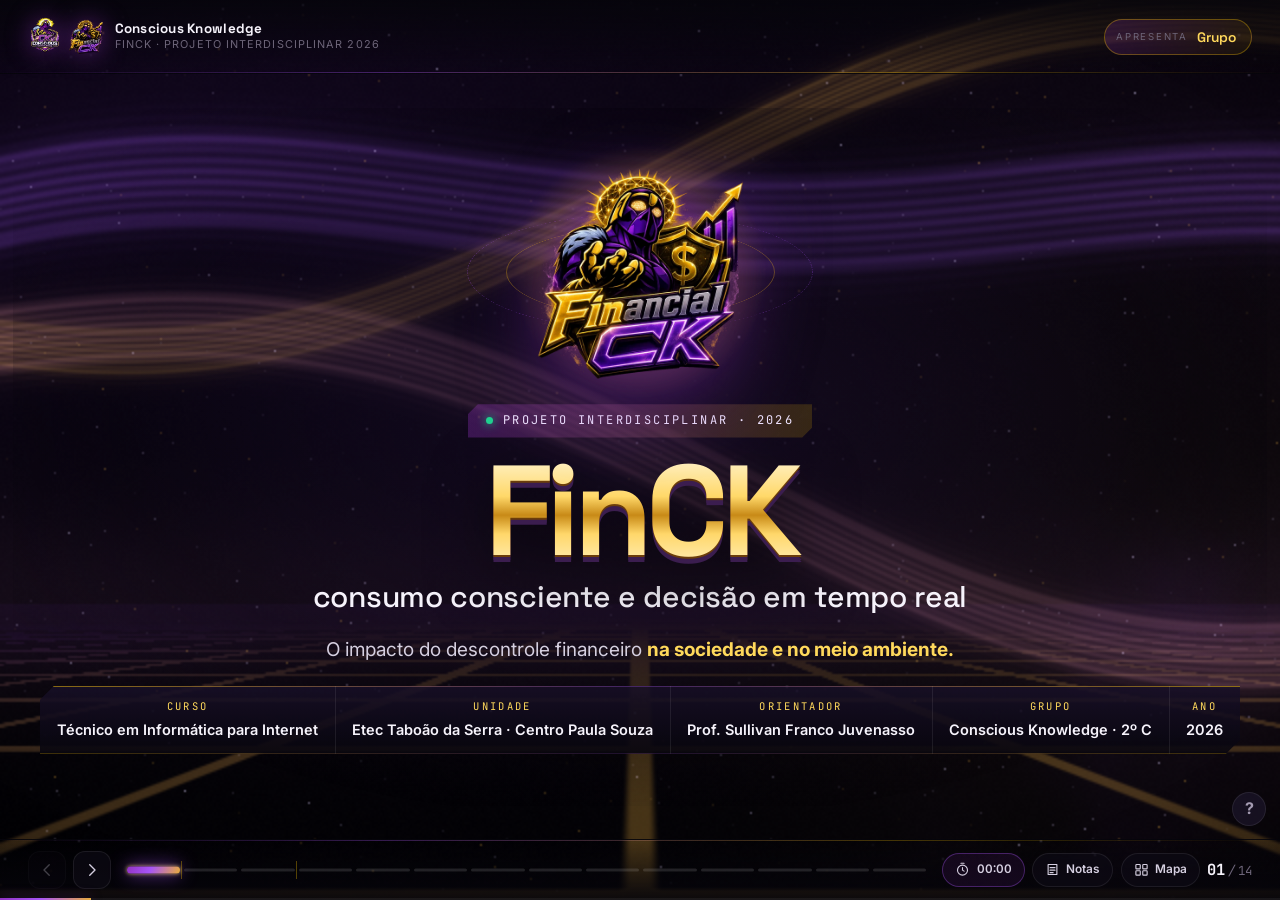
<file: apresentacao/index.html>
<!DOCTYPE html>
<html lang="pt-BR">

<head>
  <meta charset="UTF-8">
  <meta name="viewport" content="width=device-width, initial-scale=1.0, viewport-fit=cover">

  <title>FinCK · Apresentação · Projeto Interdisciplinar 2026</title>
  <meta name="description"
    content="Apresentação do FinCK, projeto interdisciplinar da Etec Taboão da Serra: pesquisas sobre endividamento, educação financeira e resíduos eletrônicos, aplicação em Taboão da Serra, ODS 12 e o aplicativo em funcionamento.">
  <meta name="author" content="Conscious Knowledge">
  <meta name="theme-color" content="#050409">
  <meta name="robots" content="index, follow">

  <link rel="icon" type="image/png" sizes="32x32" href="../midia/icone-ck-32.png">
  <link rel="apple-touch-icon" href="../midia/icone-ck-180.png">

  <meta property="og:type" content="website">
  <meta property="og:title" content="FinCK · Consumo consciente e decisão em tempo real">
  <meta property="og:description"
    content="Em outubro de 2026, 81,6% das famílias brasileiras estavam endividadas. O FinCK mostra o custo de uma compra em horas de trabalho, no orçamento e nas metas antes da decisão.">
  <meta property="og:image" content="../midia/logo-finck-480.webp">
  <meta property="og:locale" content="pt_BR">

  <link rel="preconnect" href="https://fonts.googleapis.com">
  <link rel="preconnect" href="https://fonts.gstatic.com" crossorigin>
  <link rel="preload" as="image" href="../midia/logo-finck-480.webp">
  <link
    href="https://fonts.googleapis.com/css2?family=Space+Grotesk:wght@500;600;700&family=Inter:wght@400;500;600;700&family=JetBrains+Mono:wght@400;500;700&display=swap"
    rel="stylesheet">

  <link rel="stylesheet" href="apresentacao.css">
  <link rel="stylesheet" href="banca.css">
  <link rel="stylesheet" href="cena.css">

  <script>
    /* Perfil de desempenho decidido antes da primeira pintura:
       o CSS pesado só entra em aparelho que aguenta. */
    (() => {
      const r = document.documentElement;
      const nav = navigator;
      const leve =
        (nav.connection && (nav.connection.saveData || /2g/.test(nav.connection.effectiveType || ""))) ||
        (nav.deviceMemory && nav.deviceMemory <= 4) ||
        (nav.hardwareConcurrency && nav.hardwareConcurrency <= 4) ||
        window.matchMedia("(max-width: 860px)").matches;
      r.dataset.perf = leve ? "leve" : "pleno";
      if (window.matchMedia("(prefers-reduced-motion: reduce)").matches) r.dataset.motion = "reduzido";
    })();
  </script>
</head>

<body>

  <!-- ================= CARREGAMENTO ================= -->
  <div class="carga" data-carga aria-hidden="true">
    <div class="carga__nucleo">
      <span class="carga__anel"></span>
      <span class="carga__anel carga__anel--2"></span>
      <img src="../midia/logo-ck-origem-240.webp" alt="" width="120" height="180" decoding="async">
    </div>
    <p class="carga__marca">Conscious Knowledge</p>
    <div class="carga__barra"><span></span></div>
  </div>

  <!-- ================= CENÁRIO DE FUNDO ================= -->
  <div class="cenario" aria-hidden="true">
    <canvas class="fundo-vivo" data-fundo></canvas>
    <span class="cenario__vinheta"></span>
    <span class="cenario__grao"></span>
  </div>

  <!-- ================= VITRINE 3D ================= -->
  <div class="vitrine-fundo" aria-hidden="true">
    <span class="vitrine-fundo__facho"></span>
    <span class="vitrine-fundo__halo"></span>
    <span class="vitrine-fundo__aro vitrine-fundo__aro--a"></span>
    <span class="vitrine-fundo__aro vitrine-fundo__aro--b"></span>
    <span class="vitrine-fundo__aro vitrine-fundo__aro--c"></span>
  </div>

  <a class="pular" href="#conteudo">Pular para o conteúdo</a>

  <!-- ================= DECK ================= -->
  <div class="deck" data-deck id="conteudo">

    <!-- ---------- BARRA SUPERIOR ---------- -->
    <header class="hud hud--topo">
      <a class="hud__marca" href="../index.html" title="Voltar ao site da Conscious Knowledge">
        <span class="hud__marcas">
          <picture>
            <source type="image/webp" srcset="../midia/logo-ck-origem-120.webp">
            <img src="../midia/logo-ck-origem-360.png" alt="Conscious Knowledge" width="32" height="48"
              decoding="async">
          </picture>
          <picture>
            <source type="image/webp" srcset="../midia/logo-finck-120.webp 120w, ../midia/logo-finck-240.webp 240w"
              sizes="46px">
            <img class="hud__finck" src="../midia/logo-finck-300.png" alt="FinCK"
              width="945" height="965" decoding="async">
          </picture>
        </span>
        <span>
          <strong>Conscious Knowledge</strong>
          <small>FinCK · Projeto Interdisciplinar 2026</small>
        </span>
      </a>

      <div class="hud__fala" data-hud-fala>
        <span class="hud__fala-rotulo">Apresenta</span>
        <span class="hud__fala-nome" data-hud-nome>Abertura</span>
      </div>
    </header>

    <!-- ---------- PALCO DOS SLIDES ---------- -->
    <div class="palco-caixa" data-palco-caixa>
    <div class="palco" data-palco>

      <!-- ======================================================
           01 · CAPA
           ====================================================== -->
      <section class="slide slide--capa" data-slide data-cena="capa" data-fala="Grupo" data-secao="Abertura"
        data-titulo="Capa" aria-label="Slide 1: capa">
        <div class="quadro abre">
          <span class="abre__ancora abre__ancora--esq" data-ancora="esq" aria-hidden="true"></span>
          <span class="abre__ancora abre__ancora--dir" data-ancora="dir" aria-hidden="true"></span>
          <span class="abre__raios" aria-hidden="true"></span>

          <div class="abre__marca" data-orbital>
            <span class="abre__anel abre__anel--a" aria-hidden="true"></span>
            <span class="abre__anel abre__anel--b" aria-hidden="true"></span>
            <span class="abre__brilho" aria-hidden="true"></span>
            <picture>
              <source type="image/webp"
                srcset="../midia/logo-finck-240.webp 240w, ../midia/logo-finck-360.webp 360w, ../midia/logo-finck-480.webp 480w, ../midia/logo-finck-640.webp 640w"
                sizes="(max-width: 860px) 46vw, 300px">
              <img class="capa__logo abre__logo" src="../midia/logo-finck-300.png"
                alt="Logotipo do FinCK" width="945" height="965" fetchpriority="high">
            </picture>
          </div>

          <p class="abre__selo">
            <span class="ponto-vivo"></span>
            Projeto Interdisciplinar · 2026
          </p>

          <h1 class="abre__titulo">
            <span class="abre__nome">FinCK</span>
            <span class="abre__sub">consumo consciente e decisão em tempo real</span>
          </h1>

          <p class="abre__tese">
            O impacto do descontrole financeiro
            <strong>na sociedade e no meio ambiente.</strong>
          </p>

          <div class="abre__ficha">
            <div>
              <span>Curso</span>
              <strong>Técnico em Informática para Internet</strong>
            </div>
            <div>
              <span>Unidade</span>
              <strong>Etec Taboão da Serra · Centro Paula Souza</strong>
            </div>
            <div>
              <span>Orientador</span>
              <strong>Prof. Sullivan Franco Juvenasso</strong>
            </div>
            <div>
              <span>Grupo</span>
              <strong>Conscious Knowledge · 2º C</strong>
            </div>
            <div>
              <span>Ano</span>
              <strong>2026</strong>
            </div>
          </div>
        </div>

        <div class="notas" data-notas>
          <p><b>Capa · responsável a definir · 20 s.</b></p>
          <p>Bom dia. Somos a Conscious Knowledge, do segundo C de Informática para Internet. Hoje apresentamos o FinCK, uma aplicação que ajuda a ver o impacto de uma compra antes de decidir. Vamos mostrar o problema, com pesquisas, a aplicação em Taboão da Serra e o aplicativo funcionando.</p>
          <p><em>Deixe a capa na tela, cumprimente a banca e avance. Não leia os nomes dos seis integrantes nesta abertura.</em></p>
          <details class="notas-apoio"><summary>Apoio para perguntas da banca</summary>
          <p>Os nomes completos da equipe aparecem no agradecimento. A conta do preço em horas de trabalho está no item 07; o aplicativo aparece a partir do item 08.</p>
          <p>Deixe o aplicativo preparado em outra aba para consulta, caso a banca solicite. O roteiro de oito minutos usa as capturas dos slides.</p>
        </details>
        </div>
      </section>


      <!-- ======================================================
           02 · INTRODUÇÃO, TEMA E OBJETIVO
           ====================================================== -->
      <section class="slide" data-slide data-fala="Gustavo" data-secao="Introdução"
        data-objeto="alvo" data-titulo="Introdução, tema e objetivo" aria-label="Slide 2: introdução, tema e objetivo">
        <div class="quadro cena" data-num="01">

          <header class="topo">
            <p class="topo__indice">01 · Introdução</p>
            <h2 class="topo__titulo">Do tema dado pela escola <em>ao objetivo do FinCK</em></h2>
          </header>

          <div class="intro">
            <article class="lamina lamina--ouro intro__tema" data-bloco>
              <h3 class="rotulo">O tema</h3>
              <p class="intro__citacao">“O paradigma do consumo desenfreado e seu impacto na natureza”</p>
              <ul class="intro__exige">
                <li>
                  <span class="intro__icone" aria-hidden="true"><svg viewBox="0 0 24 24"><path d="M12 21s-7-4.4-7-9.5A4.5 4.5 0 0 1 12 8a4.5 4.5 0 0 1 7 3.5C19 16.6 12 21 12 21Z"/></svg></span>
                  <span><b>Aplicabilidade local</b>e não um discurso genérico sobre sustentabilidade</span>
                </li>
                <li>
                  <span class="intro__icone" aria-hidden="true"><svg viewBox="0 0 24 24"><rect x="6" y="3" width="12" height="18" rx="2"/><path d="M10.5 18h3"/></svg></span>
                  <span><b>Aplicativo funcional</b>hospedado e operante, e não uma simulação de telas</span>
                </li>
              </ul>
              <p class="intro__publico"><b>Público-alvo:</b> jovens no primeiro contato sério com o próprio
                dinheiro, com ou sem renda consolidada.</p>
              <p class="fonte lamina__rodape">Definidos pelo corpo docente da Etec Taboão da Serra. Tema gerador
                do curso: “Tecnologia Integrada para Soluções Eficientes” (ETEC TABOÃO DA SERRA, 2026k, 2026l).</p>
            </article>

            <div class="intro__dir">
              <section class="intro__pergunta" data-bloco>
                <h3 class="rotulo">Problema de pesquisa</h3>
                <p class="intro__q">
                  De que forma uma aplicação web pode ajudar jovens a tomar decisões de consumo
                  <b>mais conscientes</b>, tornando visível o impacto financeiro e ambiental de uma compra
                  e dos hábitos de consumo, <b>sem exigir educação financeira prévia e sem decidir pela pessoa?</b>
                </p>
              </section>

              <section class="intro__hip" data-bloco>
                <h3 class="rotulo">Hipóteses e objetivo geral</h3>
                <ol class="bilhetes">
                  <li class="bilhete"><span class="bilhete__h">H1</span><span>Traduzir o preço em <b>tempo de trabalho, peso no
                    mês, atraso nas metas e efeito nos meses seguintes</b> pode tornar a decisão mais informada, mesmo
                    para quem nunca estudou finanças.</span></li>
                  <li class="bilhete"><span class="bilhete__h">H2</span><span>A confiança pode ser favorecida por <b>números
                    reproduzíveis</b>: cálculos por regras determinísticas, e a IA apenas como apoio opcional.</span></li>
                  <li class="bilhete bilhete--og"><span class="bilhete__h">OG</span><span>Desenvolver, publicar e documentar um app que
                    ligue finanças pessoais, consumo responsável e o <b>ODS 12</b>, com aplicação em Taboão da Serra.</span></li>
                </ol>
              </section>
            </div>
          </div>

        </div>

        <div class="notas" data-notas>
          <p><b>Gustavo (confirmado) · Item 01 · Introdução, tema e objetivo · 30 s.</b></p>
          <p>O tema dado pela escola foi o consumo desenfreado e seu impacto na natureza. Nosso público são jovens começando a lidar com o próprio dinheiro. A pergunta foi: como uma aplicação pode mostrar o impacto de uma compra antes de ela acontecer, sem decidir pela pessoa? O objetivo foi criar o FinCK, ligando finanças pessoais e consumo responsável à ODS 12, com aplicação em Taboão da Serra.</p>
          <p><em>Aponte o tema, depois a pergunta de pesquisa e o objetivo geral. Não leia as hipóteses.</em></p>
          <details class="notas-apoio"><summary>Apoio para perguntas da banca</summary>
          <p><b>Introdução.</b> O tema foi dado pela escola e tinha duas exigências que valem
            nota: aplicabilidade local e aplicativo funcional. O item 12 retoma as entregas e a relação com o curso.</p>
          <p>Ler a pergunta de pesquisa devagar. Depois explicar as hipóteses em linguagem simples: o problema
            pode envolver acesso à informação e compreensão dos custos. A equipe propõe cálculos reproduzíveis como requisito de projeto; a confiança precisa ser avaliada com pessoas.</p>
          <p>H1 e H2 são hipóteses; a avaliação com usuários é uma proposta futura e não é requisito da atividade. Reprodutibilidade técnica não comprova compreensão, confiança ou mudança de comportamento. OG é o objetivo geral.</p>
          <p><b>Por que a ODS 12?</b> Porque trata de consumo e produção responsáveis, exatamente o tema dado pela escola. O FinCK se alinha às metas 12.5 (prevenir resíduos) e 12.8 (informar as pessoas), sem resolver a ODS inteira.</p>
        </details>
        </div>
      </section>


      <!-- ======================================================
           03 · ENDIVIDAMENTO (item 02)
           ====================================================== -->
      <section class="slide" data-slide data-fala="Gustavo" data-secao="Problemática"
        data-objeto="balanca" data-titulo="Endividamento das famílias" aria-label="Slide 3: endividamento das famílias">
        <div class="quadro cena" data-num="02">

          <header class="topo">
            <p class="topo__indice">02 · Problemática · endividamento</p>
            <h2 class="topo__titulo">Oito em cada dez famílias <em>têm dívidas a pagar</em></h2>
          </header>

          <div class="divida">
            <div class="divida__aneis" data-bloco>
              <div class="anel-dado" style="--p:81.6">
                <span class="anel-dado__disco" aria-hidden="true"><i></i></span>
                <div>
                  <strong class="anel-dado__num"><span data-contador="81.6" data-decimais="1">81,6</span><small>%</small></strong>
                  <p class="anel-dado__txt">das famílias brasileiras estavam <b>endividadas</b> em outubro de 2026.</p>
                </div>
              </div>
              <div class="anel-dado anel-dado--ouro" style="--p:29.3">
                <span class="anel-dado__disco" aria-hidden="true"><i></i></span>
                <div>
                  <strong class="anel-dado__num"><span data-contador="29.3" data-decimais="1">29,3</span><small>%</small></strong>
                  <p class="anel-dado__txt">tinham <b>contas ou dívidas em atraso</b> no mesmo mês.</p>
                </div>
              </div>
            </div>

            <article class="lamina divida__serie" data-bloco>
              <h3 class="lamina__titulo">Estável em 2026, mas em patamar alto</h3>
              <p class="lamina__sub">Percentual das famílias brasileiras · escala de 0 a 100%</p>

              <div class="pilhas-serie" role="img"
                aria-label="Famílias endividadas: 82,0% em julho, 81,7% em setembro e 81,6% em outubro de 2026. Com contas em atraso: 29,6% em setembro e 29,3% em outubro de 2026.">
                <div class="pilhas-serie__eixo" aria-hidden="true"><i>100%</i><i>50%</i><i>0%</i></div>
                <div class="pilhas-serie__grupo">
                  <p class="pilhas-serie__titulo"><i class="ponto ponto--roxo"></i>Endividadas</p>
                  <div class="pilhas-serie__cols">
                    <div class="coluna-dado" style="--p:82%"><b class="coluna-dado__valor">82,0%</b><span class="coluna-dado__barra"></span><span class="coluna-dado__rotulo">jul. 2026</span></div>
                    <div class="coluna-dado" style="--p:81.7%"><b class="coluna-dado__valor">81,7%</b><span class="coluna-dado__barra"></span><span class="coluna-dado__rotulo">set. 2026</span></div>
                    <div class="coluna-dado coluna-dado--foco" style="--p:81.6%"><b class="coluna-dado__valor">81,6%</b><span class="coluna-dado__barra"></span><span class="coluna-dado__rotulo">out. 2026</span></div>
                  </div>
                </div>
                <div class="pilhas-serie__grupo pilhas-serie__grupo--ouro">
                  <p class="pilhas-serie__titulo"><i class="ponto ponto--ouro"></i>Com contas ou dívidas em atraso</p>
                  <div class="pilhas-serie__cols">
                    <div class="coluna-dado" style="--p:29.6%"><b class="coluna-dado__valor">29,6%</b><span class="coluna-dado__barra"></span><span class="coluna-dado__rotulo">set. 2026</span></div>
                    <div class="coluna-dado coluna-dado--foco" style="--p:29.3%"><b class="coluna-dado__valor">29,3%</b><span class="coluna-dado__barra"></span><span class="coluna-dado__rotulo">out. 2026</span></div>
                  </div>
                </div>
              </div>

              <p class="lamina__sub">Ter dívida não é o mesmo que estar inadimplente, e <b>nem todo endividamento vem de compra por impulso</b>. Os dados mostram o tamanho do compromisso com o futuro.</p>
            </article>
          </div>

          <div class="definicoes" data-bloco>
            <p><b>Endividada</b> tem compromissos a pagar, como cartão, carnê ou financiamento, mesmo que ainda não tenham vencido.</p>
            <p><b>Em atraso</b> tem conta ou dívida vencida e não paga. São condições diferentes.</p>
          </div>

          <p class="fonte">Fonte: CNC, Pesquisa de Endividamento e Inadimplência do Consumidor (Peic), comunicado de 5/11/2026. Famílias brasileiras; julho, setembro e outubro de 2026.</p>

        </div>

        <div class="notas" data-notas>
          <p><b>Gustavo (confirmado) · Item 02 · Endividamento das famílias · 35 s.</b></p>
          <p>A pesquisa da CNC mostra o tamanho do problema. Em outubro de 2026, 81,6% das famílias brasileiras estavam endividadas, enquanto 29,3% tinham contas ou dívidas em atraso. São coisas diferentes: estar endividado é ter parcelas para pagar, mesmo que ainda não tenham vencido; estar em atraso é ter conta vencida. Desde julho, o número ficou praticamente estável, mas continua alto. E nem toda dívida vem de compra por impulso.</p>
          <p><em>Aponte o 81,6% e depois o 29,3%. Mostre que as barras quase não mudam de julho a outubro.</em></p>
          <p><b>Passagem:</b> Agora seguimos com crédito e formação financeira.</p>
          <details class="notas-apoio"><summary>Apoio para perguntas da banca</summary>
          <p><b>Série.</b> Endividadas: 82,0% em julho, 81,7% em setembro e 81,6% em outubro de 2026. Em atraso: 29,6% em setembro e 29,3% em outubro. Fonte: CNC, Peic, comunicado de 5/11/2026.</p>
          <p><b>Conceitos.</b> A Peic considera endividada a família com compromissos como cartão de crédito, carnê, empréstimo ou financiamento. Ter dívida a vencer não equivale a estar inadimplente.</p>
          <p><b>Por que importa para o FinCK?</b> Uma compra parcelada vira compromisso dos meses seguintes. O app mostra esse efeito antes da decisão, sem afirmar que toda dívida é resultado de impulso.</p>
        </details>
        </div>
      </section>


      <!-- ======================================================
           04 · CRÉDITO E JUROS (item 03)
           ====================================================== -->
      <section class="slide" data-slide data-fala="Grupo" data-secao="Problemática"
        data-objeto="cartao" data-titulo="Crédito e juros" aria-label="Slide 4: crédito e juros">
        <div class="quadro cena" data-num="03">

          <header class="topo">
            <p class="topo__indice">03 · Problemática · crédito</p>
            <h2 class="topo__titulo">O custo da compra <em>continua depois dela</em></h2>
          </header>

          <div class="credito">
            <article class="lamina credito__teto" data-bloco>
              <h3 class="lamina__titulo">Fatura do cartão: o que a regra limita</h3>
              <p class="lamina__sub">Exemplo didático com <b>R$ 1.000,00</b> de dívida principal no rotativo ou no parcelamento do saldo da fatura.</p>

              <div class="lingotes" role="img"
                aria-label="Dívida principal de mil reais. Juros e encargos abrangidos limitados a mil reais. Total correspondente de até dois mil reais.">
                <div class="lingote">
                  <span class="lingote__rotulo">Dívida principal</span>
                  <span class="lingote__trilho"><i class="lingote__barra lingote__barra--roxo" style="--p:50%"></i></span>
                  <b class="lingote__valor">R$ 1.000</b>
                </div>
                <div class="lingote">
                  <span class="lingote__rotulo">Juros e encargos abrangidos, <b>no máximo</b></span>
                  <span class="lingote__trilho"><i class="lingote__barra lingote__barra--ouro" style="--p:50%"></i></span>
                  <b class="lingote__valor lingote__valor--ouro">R$ 1.000</b>
                </div>
                <div class="lingote lingote--total">
                  <span class="lingote__rotulo">Total correspondente, <b>no máximo</b></span>
                  <span class="lingote__trilho"><i class="lingote__barra lingote__barra--roxo" style="--p:50%"></i><i class="lingote__barra lingote__barra--ouro lingote__barra--segue" style="--p:50%"></i></span>
                  <b class="lingote__valor">R$ 2.000</b>
                </div>
                <div class="lingotes__escala" aria-hidden="true"><span></span><span class="regua"><i>R$ 0</i><i>R$ 1.000</i><i>R$ 2.000</i></span><span></span></div>
              </div>

              <p class="lamina__sub lamina__rodape">Vale para operações <b>originadas a partir de 3/1/2024</b> e abrangidas pela regra: juros e encargos do rotativo e do parcelamento do saldo devedor da fatura não podem passar de <b>100% do principal</b>. Não é uma regra para qualquer compra parcelada.</p>
            </article>

            <div class="credito__lado">
              <article class="destaque" data-bloco>
                <span class="destaque__seta" aria-hidden="true"><svg viewBox="0 0 48 48"><path d="M8 38h10V26H8zM22 38h10V14H22z"/><path d="M28 9l8-1-1 8M36 8 22 22"/></svg></span>
                <h3 class="lamina__titulo">Mesmo com limite, a dívida pode dobrar</h3>
                <p class="lamina__sub">Quem deixa R$ 1.000 na fatura pode acabar devendo até <b>R$ 2.000</b> nas operações abrangidas. O crédito não é o vilão: o problema é decidir <b>sem enxergar os meses seguintes</b>.</p>
              </article>
              <article class="lamina lamina--cheia" data-bloco>
                <h3 class="lamina__titulo">Onde o FinCK entra</h3>
                <div class="parcelas" aria-hidden="true"><i></i><i></i><i></i><i></i><i></i><i></i><i></i><i></i><i></i><i></i></div>
                <p class="lamina__sub">Antes de parcelar, o app simula os próximos meses. Na demonstração, um fone de <b>R$ 800 em 10 × R$ 80</b> faria a conta não fechar sem recorrer ao cartão a partir de jan./2027.</p>
                <p class="lamina__sub"><span class="selo-tipo selo-tipo--est">Estimativa</span> calculada pelo próprio app com dados de exemplo; detalhada no item 09.</p>
              </article>
            </div>
          </div>

          <p class="fonte">Fonte: Banco Central do Brasil, “Limitação dos juros e encargos financeiros no saldo devedor da fatura do cartão”; Lei nº 14.690/2023. Exemplo: cálculo dos autores. Simulação: FinCK, modo de demonstração (9/11/2026).</p>

        </div>

        <div class="notas" data-notas>
          <p><b>Responsável a definir · Item 03 · Crédito e juros · 35 s.</b></p>
          <p>O crédito pode aumentar bastante o custo de uma decisão. Pela regra do Banco Central, nas operações abrangidas feitas desde janeiro de 2024, os juros e encargos do rotativo e do parcelamento da fatura não podem passar de 100% da dívida. Ou seja: mil reais de dívida podem virar até dois mil. Existe um limite, mas a dívida ainda pode dobrar. Por isso o FinCK simula os meses seguintes antes de a pessoa parcelar.</p>
          <p><em>Aponte as três barras de cima para baixo. Diga “até dois mil” devagar.</em></p>
          <details class="notas-apoio"><summary>Apoio para perguntas da banca</summary>
          <p><b>A regra vale para tudo?</b> Não. Vale para o rotativo e o parcelamento do saldo devedor da fatura, nas operações abrangidas originadas a partir de 3/1/2024. Parcelamento de loja, empréstimo e financiamento têm regras próprias.</p>
          <p><b>E a curva de juros compostos da versão anterior?</b> Era uma simulação matemática sem o teto legal: R$ 1.000 × (1 + 4,4489)^(8/12) ≈ R$ 3.097 em oito meses, com a taxa média do rotativo de agosto de 2026 (444,89% a.a., BCB, SGS 22022), taxa constante e sem pagamentos. Ela não representa a cobrança permitida hoje, por isso saiu do slide.</p>
          <p><b>Os R$ 677,27 de juros na captura do item 09?</b> São uma estimativa do próprio FinCK no cenário de demonstração. Não é um caso real nem um cálculo auditado da regra do Banco Central.</p>
        </details>
        </div>
      </section>


      <!-- ======================================================
           05 · COMPORTAMENTO E EDUCAÇÃO FINANCEIRA (item 04)
           ====================================================== -->
      <section class="slide" data-slide data-fala="Grupo" data-secao="Problemática"
        data-objeto="capelo" data-titulo="Comportamento e educação financeira" aria-label="Slide 5: comportamento e educação financeira">
        <div class="quadro cena" data-num="04">

          <header class="topo">
            <p class="topo__indice">04 · Problemática · comportamento</p>
            <h2 class="topo__titulo">O tema é importante, <em>mas pouca gente aprendeu</em></h2>
          </header>

          <div class="pilares" data-bloco>
            <article class="pilar pilar--alerta" style="--p:45.1">
              <strong class="pilar__num">45,1%</strong>
              <span class="pilar__medidor" aria-hidden="true"><i></i></span>
              <p class="pilar__txt">dos estudantes brasileiros avaliados ficaram <b>abaixo do nível básico</b> de letramento financeiro.</p>
              <p class="pilar__meta">OCDE · PISA 2022 · Brasil: 416 pontos; 18º de 20 na ordenação das médias</p>
            </article>
            <article class="pilar" style="--p:55">
              <strong class="pilar__num">55%</strong>
              <span class="pilar__medidor" aria-hidden="true"><i></i></span>
              <p class="pilar__txt">declararam entender <b>pouco ou nada</b> de educação financeira; <b>91%</b> consideram o tema importante ou muito importante.</p>
              <p class="pilar__meta">Febraban/IPESPE · jul. 2025 · 3.000 entrevistados</p>
            </article>
            <article class="pilar pilar--duplo">
              <strong class="pilar__num">500 <small>× 542</small></strong>
              <span class="pilar__medidor pilar__medidor--duplo" aria-hidden="true"><i style="--p:50"></i><i style="--p:54.2"></i></span>
              <p class="pilar__txt">score médio de crédito de quem tem <b>18 a 25 anos</b>, contra a <b>média nacional</b>.</p>
              <p class="pilar__meta">Serasa · Mapa Score · abr. 2026</p>
            </article>
          </div>

          <div class="dupla">
            <article class="lamina" data-bloco>
              <h3 class="lamina__titulo">De onde vem a informação</h3>
              <p class="lamina__sub">Fontes citadas pelo conjunto dos entrevistados · Febraban/IPESPE, 2025</p>
              <div class="trilhos">
                <div class="trilho trilho--foco" style="--p:18%">
                  <span class="trilho__rotulo">Redes sociais</span>
                  <span class="trilho__pista"><i class="trilho__barra trilho__barra--ouro"></i></span>
                  <b class="trilho__valor">18%</b>
                </div>
                <div class="trilho" style="--p:15%">
                  <span class="trilho__rotulo">Escola ou universidade</span>
                  <span class="trilho__pista"><i class="trilho__barra"></i></span>
                  <b class="trilho__valor">15%</b>
                </div>
              </div>
              <p class="lamina__sub lamina__rodape">Mais entrevistados citaram <b>redes sociais</b> do que <b>escola ou universidade</b> como fonte de informação sobre o tema.</p>
            </article>
            <article class="lamina" data-bloco>
              <h3 class="lamina__titulo">Guardar dinheiro em 2025</h3>
              <p class="lamina__sub">ANBIMA/Datafolha, Raio X do Investidor, 9ª ed. (abr. 2026) · 5.832 entrevistados</p>
              <div class="trilhos">
                <div class="trilho trilho--foco" style="--p:33%">
                  <span class="trilho__rotulo">Conseguiram economizar em 2025</span>
                  <span class="trilho__pista"><i class="trilho__barra trilho__barra--roxo"></i></span>
                  <b class="trilho__valor">33%</b>
                </div>
                <div class="trilho" style="--p:24%">
                  <span class="trilho__rotulo">Investiram durante 2025</span>
                  <span class="trilho__pista"><i class="trilho__barra"></i></span>
                  <b class="trilho__valor">24%</b>
                </div>
                <div class="trilho" style="--p:36%">
                  <span class="trilho__rotulo">Tinham aplicações na data da pesquisa</span>
                  <span class="trilho__pista"><i class="trilho__barra"></i></span>
                  <b class="trilho__valor">36%</b>
                </div>
              </div>
              <p class="lamina__sub lamina__rodape">Três indicadores diferentes: <b>só 1 em cada 3</b> conseguiu economizar no ano.</p>
            </article>
          </div>

          <p class="fonte">Fontes: OCDE (2024), PISA 2022, Volume IV; Febraban (21/7/2025); Serasa, Mapa Score do Brasil (abr. 2026); ANBIMA (abr. 2026). Pesquisas com períodos, públicos e métodos diferentes: não se somam nem se comparam diretamente. Score é pontuação de crédito, não medida de educação financeira.</p>

        </div>

        <div class="notas" data-notas>
          <p><b>Responsável a definir · Item 04 · Comportamento e educação financeira · 40 s.</b></p>
          <p>O problema também passa por formação. No PISA de 2022, 45,1% dos estudantes brasileiros avaliados ficaram abaixo do nível básico de letramento financeiro. Numa pesquisa da Febraban de 2025, 55% disseram entender pouco ou nada do assunto, embora 91% achem o tema importante. E só 15% citaram a escola como fonte de informação. Na ANBIMA, apenas 33% conseguiram economizar em 2025. São pesquisas diferentes, mas apontam na mesma direção: falta informação acessível na hora de decidir.</p>
          <p><em>Aponte 45,1% e 55%. Mostre as barras de redes sociais e escola. Não leia o score; deixe como apoio.</em></p>
          <p><b>Passagem:</b> A seguir, o ambiente e a aplicação local.</p>
          <details class="notas-apoio"><summary>Apoio para perguntas da banca</summary>
          <p><b>PISA.</b> Avaliação de letramento financeiro de 2022, publicada pela OCDE em 2024: Brasil com 416 pontos e 45,1% abaixo do nível 2. O 18º lugar entre 20 países e economias é a ordem das médias; não significa diferença estatisticamente significativa em relação a cada vizinho do ranking. Não é a mesma prova de Matemática, Leitura e Ciências.</p>
          <p><b>Febraban/IPESPE.</b> 3.000 entrevistados, divulgação de 21/7/2025. Os 18% (redes sociais) e 15% (escola ou universidade) são do conjunto dos entrevistados, não de um recorte de jovens.</p>
          <p><b>Serasa.</b> Mapa Score de abril de 2026: média nacional 542; 18 a 25 anos, 500. Os valores 548 e 505 são de abril de 2025. Complemento: de janeiro a julho de 2025, o número de pessoas de 18 a 25 anos que negociaram dívidas no Serasa Limpa Nome cresceu 49% em relação ao mesmo período de 2024. Isso é crescimento de negociações, não de inadimplência.</p>
          <p><b>ANBIMA/Datafolha.</b> 9ª edição, abril de 2026, 5.832 entrevistados, comportamentos de 2025: 33% conseguiram economizar; 24% investiram durante o ano; 36% possuíam aplicações financeiras na data da pesquisa. São indicadores diferentes.</p>
        </details>
        </div>
      </section>


      <!-- ======================================================
           06 · CONSUMO E MEIO AMBIENTE (item 05)
           ====================================================== -->
      <section class="slide" data-slide data-fala="Grupo" data-secao="Problemática"
        data-objeto="placa" data-titulo="Consumo e meio ambiente" aria-label="Slide 6: consumo, resíduos eletrônicos e ODS 12">
        <div class="quadro cena" data-num="05">

          <header class="topo">
            <p class="topo__indice">05 · Problemática · natureza</p>
            <h2 class="topo__titulo">Consumo de eletrônicos <em>e geração de resíduos</em></h2>
          </header>

          <div class="ambiente">
            <div class="ambiente__esq">
              <div class="placas" data-bloco>
                <div class="placa-dado placa-dado--alerta">
                  <span class="selo-tipo selo-tipo--obs">2022 · estimativa</span>
                  <strong>62 mi <small>t</small></strong>
                  <p>de resíduos eletrônicos <b>gerados no mundo</b></p>
                </div>
                <div class="placa-dado placa-dado--ouro">
                  <span class="selo-tipo selo-tipo--obs">2022 · documentado</span>
                  <strong>22,3%</strong>
                  <p>com <b>coleta e reciclagem formalmente documentadas</b> no mundo</p>
                </div>
                <div class="placa-dado">
                  <span class="selo-tipo selo-tipo--proj">2030 · projeção</span>
                  <strong>82 mi <small>t</small></strong>
                  <p>previstas no mundo se a tendência continuar; <b>não é resultado observado</b></p>
                </div>
              </div>

              <article class="lamina lamina--cheia" data-bloco>
                <h3 class="lamina__titulo">Maiores geradores em 2022</h3>
                <p class="lamina__sub">Milhões de toneladas geradas no ano · ITU/UNITAR, anexo 2</p>
                <div class="pirulitos">
                  <div class="pirulito" style="--p:100%"><span class="pirulito__rotulo">China</span><span class="pirulito__pista"><i></i></span><b class="pirulito__valor">12,1</b></div>
                  <div class="pirulito" style="--p:59.6%"><span class="pirulito__rotulo">Estados Unidos</span><span class="pirulito__pista"><i></i></span><b class="pirulito__valor">7,2</b></div>
                  <div class="pirulito" style="--p:34.3%"><span class="pirulito__rotulo">Índia</span><span class="pirulito__pista"><i></i></span><b class="pirulito__valor">4,1</b></div>
                  <div class="pirulito" style="--p:21.9%"><span class="pirulito__rotulo">Japão</span><span class="pirulito__pista"><i></i></span><b class="pirulito__valor">2,6</b></div>
                  <div class="pirulito pirulito--foco" style="--p:20.2%"><span class="pirulito__rotulo">Brasil (5º)</span><span class="pirulito__pista"><i></i></span><b class="pirulito__valor">2,4</b></div>
                </div>
              </article>
            </div>

            <div class="ambiente__dir">
              <div class="ods-placa" data-bloco>
                <span class="ods-placa__num">12</span>
                <div class="ods-placa__texto">
                  <strong>Consumo e produção responsáveis</strong>
                  <span>Objetivo de Desenvolvimento Sustentável · ONU</span>
                </div>
              </div>

              <article class="lamina lamina--ouro lamina--cheia" data-bloco>
                <h3 class="lamina__titulo">Meta 12.5</h3>
                <blockquote class="aspas">
                  Reduzir substancialmente a geração de resíduos por meio da <b>prevenção, redução,
                  reciclagem e reuso</b>.
                </blockquote>
                <p class="lamina__sub">A forma mais simples de prevenir resíduo é <b>não comprar o que não será usado</b> e prolongar a vida do que já existe: consertar, reutilizar, trocar e descartar corretamente.</p>
              </article>
            </div>
          </div>

          <p class="faixa faixa--alerta" data-bloco>
            O FinCK estimula a reflexão antes da compra; <b>ainda não medimos redução de resíduos causada pelo aplicativo.</b>
          </p>

          <p class="fonte">Fonte: ITU/UNITAR, The Global E-waste Monitor 2024 (dados de 2022; projeção para 2030); ONU Brasil, ODS 12. Os 22,3% são mundiais, não brasileiros.</p>

        </div>

        <div class="notas" data-notas>
          <p><b>Responsável a definir · Item 05 · Consumo e meio ambiente · 35 s.</b></p>
          <p>O consumo também tem um lado ambiental. Segundo a ITU e a UNITAR, o mundo gerou 62 milhões de toneladas de lixo eletrônico em 2022, e só 22,3% teve coleta e reciclagem formalmente documentadas. A projeção para 2030 é de 82 milhões de toneladas. O Brasil aparece entre os maiores geradores. Isso se liga à meta 12.5 da ODS 12: reduzir resíduos começando pela prevenção. O FinCK propõe pensar antes de comprar, mas ainda não medimos esse efeito.</p>
          <p><em>Aponte os três cartões, depois a barra do Brasil. Não leia o ranking inteiro.</em></p>
          <details class="notas-apoio"><summary>Apoio para perguntas da banca</summary>
          <p><b>Tipos de dado.</b> 62 milhões de toneladas é estimativa de 2022; 22,3% é a parcela mundial com coleta e reciclagem formalmente documentadas em 2022; 82 milhões é projeção para 2030, não observação.</p>
          <p><b>Ranking.</b> Mesmo ano, 2022: China 12,1; EUA 7,2; Índia 4,1; Japão 2,6; Brasil 2,4 milhões de toneladas (anexo 2, arredondados). As barras usam os valores antes do arredondamento.</p>
          <p><b>Por que relacionar finanças ao meio ambiente?</b> A mesma compra pesa no orçamento e gera resíduo. Adiar, consertar ou comprar usado pode poupar dinheiro e prolongar a vida dos produtos. É alinhamento com a ODS 12, não solução integral dela.</p>
        </details>
        </div>
      </section>


      <!-- ======================================================
           07 · TABOÃO DA SERRA (item 06)
           ====================================================== -->
      <section class="slide" data-slide data-fala="Grupo" data-secao="Aplicabilidade local"
        data-objeto="pino" data-titulo="Taboão da Serra" aria-label="Slide 7: Taboão da Serra e a aplicabilidade local">
        <div class="quadro cena" data-num="06">

          <header class="topo">
            <p class="topo__indice">06 · Aplicabilidade local</p>
            <h2 class="topo__titulo">Taboão da Serra: <em>onde a decisão de consumo acontece</em></h2>
          </header>

          <div class="local">
            <div class="local__esq">
              <div class="marcos" data-bloco>
                <div class="marco-dado marco-dado--ouro">
                  <strong>273.542</strong>
                  <p>habitantes no <b>Censo 2022</b></p>
                </div>
                <div class="marco-dado">
                  <strong>13.416,81</strong>
                  <p>habitantes por km² no <b>Censo 2022</b></p>
                </div>
                <div class="marco-dado">
                  <strong>20,371 <small>km²</small></strong>
                  <p>de área territorial, <b>referência 2025</b></p>
                </div>
              </div>

              <article class="lamina lamina--cheia" data-bloco>
                <h3 class="lamina__titulo">Um exemplo de uso</h3>
                <ol class="trajeto">
                  <li><span class="trajeto__n">1</span><p>Um morador de Taboão da Serra quer comprar um <b>fone de R$ 800</b>.</p></li>
                  <li><span class="trajeto__n">2</span><p>No <b>FinCK of Reality</b>, vê o custo em horas de trabalho, o peso no mês e o efeito nas metas.</p></li>
                  <li><span class="trajeto__n">3</span><p>Em <b>Alternativas perto de você</b>, procura conserto, usado, troca ou descarte correto no bairro.</p></li>
                  <li><span class="trajeto__n">4</span><p>Decide <b>sabendo o impacto</b>: comprar, esperar, desistir ou buscar outra opção.</p></li>
                </ol>
                <p class="lamina__sub lamina__rodape">A densidade descreve o território; sozinha, não mostra mais consumo ou endividamento. Não há parceria com lojas.</p>
              </article>
            </div>

            <div class="local__telas" data-bloco>
              <button type="button" class="aparelho" data-zoom
                data-legenda="Alternativas perto de você: busca no Google Maps quem conserta, vende usado, troca, aluga, recebe doação ou faz descarte correto perto do endereço informado. Captura do modo de demonstração (outubro de 2026).">
                <span class="aparelho__corpo"><img class="aparelho__img" src="img/locais.jpg" alt="Tela Alternativas perto de você do FinCK" width="600" height="1298" loading="lazy" decoding="async"></span>
                <span class="aparelho__legenda"><b>Alternativas perto de você:</b> conserto, usado, troca, aluguel,
                  doação e descarte correto.</span>
              </button>
              <button type="button" class="aparelho" data-zoom
                data-legenda="Desafio da turma: cada estudante cadastra um ponto real, registra uma análise no FinCK of Reality e, 30 dias depois, informa em Decisões o que aconteceu. É uma proposta de uso; não há resultados medidos.">
                <span class="aparelho__corpo"><img class="aparelho__img" src="img/desafio.jpg" alt="Tela com o Desafio da turma no FinCK" width="600" height="1298" loading="lazy" decoding="async"></span>
                <span class="aparelho__legenda"><b>Desafio da turma:</b> um ponto real cadastrado, uma análise
                  e, 30 dias depois, o que aconteceu.</span>
              </button>
            </div>
          </div>

          <p class="fonte">Fonte: IBGE, Cidades e Estados, Taboão da Serra (população e densidade: Censo 2022; área: 2025). Exemplo de uso: os autores (2026).</p>

        </div>

        <div class="notas" data-notas>
          <p><b>Responsável a definir · Item 06 · Taboão da Serra · 35 s.</b></p>
          <p>A aplicação local é Taboão da Serra, com 273.542 habitantes e mais de 13 mil habitantes por quilômetro quadrado no Censo 2022. Imagine um morador que quer comprar um fone de oitocentos reais. No FinCK, ele vê quanto isso custa em horas de trabalho e no mês. Depois, em Alternativas perto de você, procura conserto, usado ou descarte correto no próprio bairro. A decisão é dele, mas agora com informação. Não temos parceria com lojas e não medimos resultados locais.</p>
          <p><em>Aponte os quatro passos e depois a captura de Alternativas. Não leia os três números do município.</em></p>
          <p><b>Passagem:</b> Passamos à fundamentação e ao método.</p>
          <details class="notas-apoio"><summary>Apoio para perguntas da banca</summary>
          <p><b>Dados.</b> População e densidade são do Censo 2022 (IBGE). A área de 20,371 km² é a referência de 2025; não se recalcula a densidade de 2022 com a área de outro ano.</p>
          <p><b>Como o FinCK se aplica a Taboão?</b> Pelo uso real no território: a busca de alternativas parte do endereço informado, e a pessoa pode cadastrar pontos que nenhum mapa mostra, como a costureira da rua. O Desafio da turma propõe que cada estudante cadastre um ponto real e conte, 30 dias depois, o que decidiu.</p>
          <p><b>O que não afirmamos.</b> Não há estatística municipal sobre endividamento juvenil, impulso ou resíduos na apresentação. A densidade, sozinha, não prova maior consumo.</p>
        </details>
        </div>
      </section>


      <!-- ======================================================
           08 · FUNDAMENTAÇÃO E METODOLOGIA (item 07)
           ====================================================== -->
      <section class="slide" data-slide data-fala="Grupo" data-secao="Fundamentação"
        data-objeto="ampulheta" data-titulo="Fundamentação e metodologia" aria-label="Slide 8: fundamentação teórica e metodologia">
        <div class="quadro cena" data-num="07">

          <header class="topo">
            <p class="topo__indice">07 · Fundamentação e metodologia</p>
            <h2 class="topo__titulo">Da teoria ao método: <em>informação na hora da compra</em></h2>
          </header>

          <div class="base">
            <div class="estante" data-bloco>
              <article class="tomo">
                <h4>Psicologia Econômica</h4>
                <p class="tomo__autores">Katona (1975)</p>
                <p>Expectativas, hábitos e deliberação participam das decisões econômicas.</p>
              </article>
              <article class="tomo">
                <h4>Economia Comportamental</h4>
                <p class="tomo__autores">Simon (1957); Tversky e Kahneman (1974); Kahneman e Tversky (1979)</p>
                <p>Racionalidade limitada, <b>ancoragem</b> e <b>aversão à perda</b>.</p>
              </article>
              <article class="tomo">
                <h4>Finanças Comportamentais</h4>
                <p class="tomo__autores">Shefrin e Statman (1985); Statman (1999, 2017)</p>
                <p>Vieses em decisões financeiras; o uso no consumo é <b>interpretação do projeto</b>.</p>
              </article>
              <article class="tomo">
                <h4>Contabilidade mental e nudge</h4>
                <p class="tomo__autores">Thaler (1999); Thaler e Sunstein (2008)</p>
                <p>Informar <b>sem proibir</b>: o app mostra e a pessoa decide.</p>
              </article>
            </div>

            <article class="lamina lamina--ouro thoreau" data-bloco>
              <h3 class="lamina__titulo">Thoreau <small>· inspiração conceitual</small></h3>
              <blockquote class="aspas">“O custo de uma coisa é a quantidade do que chamarei de <b>vida</b>
                que precisa ser trocada por ela [...]”</blockquote>
              <p class="fonte">(THOREAU, 1854, cap. “Economy”, tradução nossa)</p>
              <ul class="formulas">
                <li><code><i>V</i><sub>h</sub> = <i>R</i> ÷ <i>J</i></code><span>valor da hora: renda ÷ horas no mês</span></li>
                <li><code><i>T</i> = <i>P</i> ÷ <i>V</i><sub>h</sub></code><span>tempo de trabalho: preço ÷ valor da hora</span></li>
              </ul>
              <p class="calculo">R$ 3.500 ÷ 176 h = <b>R$ 19,89</b> por hora. R$ 800 ÷ R$ 19,89 ≈ <b>40 h 14 min</b>.</p>
              <p class="lamina__sub">Conversão didática criada no projeto, não uma fórmula de Thoreau.</p>
            </article>
          </div>

          <ol class="percurso" data-bloco>
            <li class="percurso__marco">
              <span class="percurso__quando">Pesquisa</span>
              <h4>Bibliográfica</h4>
              <p>Autores do comportamento econômico e Thoreau.</p>
            </li>
            <li class="percurso__marco">
              <span class="percurso__quando">Pesquisa</span>
              <h4>Documental</h4>
              <p>CNC, BCB, OCDE, Febraban, Serasa, ANBIMA, ITU, IBGE e ONU.</p>
            </li>
            <li class="percurso__marco">
              <span class="percurso__quando">Desenvolvimento</span>
              <h4>Iterativo</h4>
              <p>Versões publicadas, revisadas e corrigidas; revisões internas de UX.</p>
            </li>
            <li class="percurso__marco">
              <span class="percurso__quando">28/10/2026</span>
              <h4>Testes técnicos</h4>
              <p>972 verificações aprovadas: 457 no navegador e 515 em Node.js.</p>
            </li>
            <li class="percurso__marco percurso__marco--futuro">
              <span class="percurso__quando">Proposta futura</span>
              <h4>Avaliação com usuários</h4>
              <p>Protocolo preparado; ainda não aplicado.</p>
            </li>
          </ol>

        </div>

        <div class="notas" data-notas>
          <p><b>Responsável a definir · Item 07 · Fundamentação e metodologia · 35 s.</b></p>
          <p>A base teórica vem de estudos sobre como as pessoas decidem com dinheiro: hábitos, atalhos mentais e aversão à perda. A inspiração é Thoreau, que dizia que o custo de uma coisa é a quantidade de vida trocada por ela. A partir disso, criamos uma conversão didática: com renda de três mil e quinhentos reais e 176 horas por mês, um fone de oitocentos reais custa cerca de 40 horas e 14 minutos de trabalho. O método combinou pesquisa bibliográfica, pesquisa documental, desenvolvimento em versões e testes técnicos.</p>
          <p><em>Aponte a conta do exemplo e depois a faixa de etapas, da esquerda para a direita.</em></p>
          <details class="notas-apoio"><summary>Apoio para perguntas da banca</summary>
          <p><b>A fórmula é de Thoreau?</b> Não. Thoreau inspira a ideia de medir o custo em tempo de vida (Walden, 1854). Dominguez e Robin (1992) a transformaram em método de finanças pessoais. A conversão do FinCK é uma formulação didática do projeto.</p>
          <p><b>Conta.</b> 22 dias × 8 h = 176 h. R$ 3.500 ÷ 176 = R$ 19,886… por hora. R$ 800 ÷ 19,886… = 40,228… h ≈ 40 h 14 min. O app mantém a precisão e arredonda só na tela.</p>
          <p><b>Testes.</b> Execução local documentada em 28/10/2026, no commit 912b0c13abeb6b164cda79ad4617bf078d3865bb do FinCK: 457 casos no navegador e 515 verificações em oito scripts Node.js, todos aprovados. A soma, 972, é dessa execução histórica; não foi refeita nesta revisão. Não equivale a auditoria de segurança nem a taxa de cobertura de código.</p>
          <p><b>Revisões de UX.</b> Foram revisões internas, com heurísticas de Nielsen e critérios da WCAG, algumas apoiadas por ferramentas de IA. Não houve auditoria independente.</p>
        </details>
        </div>
      </section>


      <!-- ======================================================
           09 · CONHECENDO O FINCK (item 08)
           ====================================================== -->
      <section class="slide" data-slide data-fala="Grupo" data-secao="Solução"
        data-objeto="celular" data-titulo="Conhecendo o FinCK" aria-label="Slide 9: conhecendo o FinCK">
        <div class="quadro cena" data-num="08">

          <header class="topo topo--acao">
            <p class="topo__indice">08 · A solução <span class="selo-vivo">app publicado</span></p>
            <h2 class="topo__titulo">Conhecendo <em>o FinCK</em></h2>
            <a class="chamada" href="https://finck-app.vercel.app" target="_blank" rel="noopener"><span>Abrir o FinCK</span></a>
          </header>

          <div class="conhecer">
            <div class="mesa" data-bloco>
              <button type="button" class="notebook" data-zoom
                data-legenda="Início do FinCK no computador, no modo de demonstração: resumo do mês, gastos e o atalho para analisar uma compra no FinCK of Reality. Dados de exemplo; captura de 9/11/2026.">
                <span class="notebook__tela"><img src="img/home-desktop.jpg" alt="Tela inicial do FinCK no computador, modo de demonstração" width="1440" height="796" decoding="async"></span>
                <span class="notebook__base" aria-hidden="true"></span>
              </button>
              <button type="button" class="aparelho aparelho--sobre" data-zoom
                data-legenda="Início do FinCK no celular, no modo de demonstração. O mesmo aplicativo se adapta à tela. Dados de exemplo; captura de 9/11/2026.">
                <span class="aparelho__corpo"><img class="aparelho__img" src="img/home-mobile.jpg" alt="Tela inicial do FinCK no celular, modo de demonstração" width="600" height="1299" decoding="async"></span>
              </button>
              <p class="mesa__legenda">Início no computador e no celular · modo de demonstração, dados de exemplo · 9/11/2026</p>
            </div>

            <div class="frentes" data-bloco>
              <ol class="frentes__lista">
                <li class="frente">
                  <span class="frente__n">1</span>
                  <div>
                    <h4>Avaliar uma compra</h4>
                    <p><b>FinCK of Reality:</b> preço em horas, peso no mês, metas e meses seguintes.</p>
                  </div>
                </li>
                <li class="frente">
                  <span class="frente__n">2</span>
                  <div>
                    <h4>Identificar hábitos</h4>
                    <p><b>Análises:</b> pequenos gastos que somam, categorias e padrões.</p>
                  </div>
                </li>
                <li class="frente">
                  <span class="frente__n">3</span>
                  <div>
                    <h4>Revisar e planejar</h4>
                    <p><b>Revisão financeira:</b> Espelho, Índice FinCK, metas e decisões.</p>
                  </div>
                </li>
              </ol>
              <p class="lema-faixa">“O FinCK calcula primeiro, você decide, e a IA só ajuda <b>se você pedir</b>.”</p>
            </div>
          </div>

          <p class="fonte">Fonte: os autores (2026). Capturas do FinCK no modo de demonstração, sem dados pessoais; aplicativo publicado em finck-app.vercel.app.</p>

        </div>

        <div class="notas" data-notas>
          <p><b>Responsável a definir · Item 08 · Conhecendo o FinCK · 30 s.</b></p>
          <p>Este é o FinCK, uma aplicação web publicada, que funciona no computador e no celular. Ele tem três frentes: avaliar uma compra antes de fazê-la, identificar hábitos de consumo ao longo do tempo e revisar e planejar a vida financeira. O princípio é simples: o FinCK calcula primeiro, você decide, e a inteligência artificial só ajuda se você pedir.</p>
          <p><em>Aponte as duas telas e depois as três frentes. Leia a frase final com calma.</em></p>
          <p><b>Passagem:</b> Agora, o aplicativo na prática.</p>
          <details class="notas-apoio"><summary>Apoio para perguntas da banca</summary>
          <p><b>O aplicativo está funcional?</b> Sim. Está publicado, tem cadastro com conta e um modo de demonstração sem cadastro, com dados de exemplo. As capturas foram feitas nesse modo, sem dados pessoais.</p>
          <p><b>Demonstração ao vivo.</b> Se a banca pedir e a rede permitir: “Abrir o FinCK”, entrar no modo de demonstração e analisar o fone de R$ 800. Plano B: clicar nas telas para ampliar.</p>
          <p><b>Diferencial.</b> Juntar, no momento da compra, preço em horas de trabalho, peso no orçamento, metas, meses seguintes e alternativas de reparo ou reuso, sem decidir pela pessoa.</p>
        </details>
        </div>
      </section>


      <!-- ======================================================
           10 · FINCK OF REALITY (item 09)
           ====================================================== -->
      <section class="slide" data-slide data-fala="Grupo" data-secao="Solução"
        data-objeto="cronometro" data-titulo="FinCK of Reality" aria-label="Slide 10: FinCK of Reality">
        <div class="quadro cena" data-num="09">

          <header class="topo">
            <p class="topo__indice">09 · A solução · FinCK of Reality</p>
            <h2 class="topo__titulo">Compra → impacto → <em>decisão</em></h2>
          </header>

          <div class="reality">
            <div class="esteira" data-bloco>
              <button type="button" class="aparelho aparelho--passo" data-zoom
                data-legenda="Etapa 1, Compra: a pessoa diz o que quer comprar e quanto custa; o FinCK sugere a categoria.">
                <span class="passo"><i>1</i>Compra</span>
                <span class="aparelho__corpo"><img class="aparelho__img" src="img/compra.jpg" alt="Etapa Compra do FinCK of Reality com fone de ouvido de R$ 800" width="600" height="1298" decoding="async"></span>
              </button>
              <button type="button" class="aparelho aparelho--passo" data-zoom
                data-legenda="Etapa 2, Impacto: fone de R$ 800,00 = 40 h 14 min de trabalho, 5 dias de jornada de 8 h e 37% da sobra do mês. Impacto moderado.">
                <span class="passo"><i>2</i>Impacto</span>
                <span class="aparelho__corpo"><img class="aparelho__img" src="img/impacto.jpg" alt="Etapa Impacto do FinCK of Reality com 40 horas e 14 minutos" width="600" height="1298" decoding="async"></span>
              </button>
              <button type="button" class="aparelho aparelho--passo" data-zoom
                data-legenda="Ainda na etapa 2: em 10 × R$ 80, a simulação dos próximos meses não fecha sem usar o cartão a partir de jan./27 (Estimativa). A compra equivale a 42% do que já está guardado nas metas, R$ 1.900,00 (Dado confirmado). Captura de 9/11/2026.">
                <span class="passo"><i>2</i>Metas e meses</span>
                <span class="aparelho__corpo"><img class="aparelho__img" src="img/atencao.jpg" alt="Seção O que merece atenção: parcelas e metas" width="600" height="1299" decoding="async"></span>
              </button>
              <button type="button" class="aparelho aparelho--passo" data-zoom
                data-legenda="Etapa 3, Decisão: comprar agora, esperar 30 dias, não comprar ou buscar alternativa. A decisão continua sendo da pessoa.">
                <span class="passo"><i>3</i>Decisão</span>
                <span class="aparelho__corpo"><img class="aparelho__img" src="img/decisao.jpg" alt="Etapa Decisão do FinCK of Reality" width="600" height="1298" decoding="async"></span>
              </button>
            </div>

            <article class="recibo" data-bloco>
              <h3 class="recibo__titulo">Fone de R$ 800 <small>· demonstração</small></h3>
              <p class="recibo__sub">Renda de R$ 3.500 · jornada de 176 h por mês</p>
              <ul class="recibo__linhas">
                <li><strong>40 h 14 min</strong><span>de trabalho</span></li>
                <li><strong>37%</strong><span>da sobra do mês, depois dos fixos</span></li>
                <li><strong>42%</strong><span>do que já está guardado nas metas</span></li>
                <li><strong>10 × R$ 80</strong><span>a partir de jan./27, a conta não fecha sem o cartão <i class="selo-tipo selo-tipo--est">estimativa</i></span></li>
                <li><strong>4 opções</strong><span>comprar, esperar, não comprar ou buscar alternativa</span></li>
              </ul>
            </article>
          </div>

          <p class="fonte">Fonte: os autores (2026). FinCK, modo de demonstração com dados fictícios. Impacto e decisão: capturas de out. 2026; metas e meses: 9/11/2026, com os mesmos 40 h 14 min e 37% reconferidos nessa data.</p>

        </div>

        <div class="notas" data-notas>
          <p><b>Responsável a definir · Item 09 · FinCK of Reality · 40 s.</b></p>
          <p>O FinCK of Reality organiza a análise em compra, impacto e decisão. A pessoa informa o fone de oitocentos reais. Com renda de três mil e quinhentos e 176 horas de trabalho no mês, o app mostra que ele custa 40 horas e 14 minutos, 37% do que sobra no mês e 42% do que já está guardado nas metas. Se parcelar em dez vezes, a simulação indica que a conta não fecha sem usar o cartão a partir de janeiro. No fim, a pessoa escolhe: comprar, esperar, não comprar ou buscar uma alternativa.</p>
          <p><em>Aponte as quatro telas da esquerda para a direita. Use as capturas; abra o app só se a banca pedir.</em></p>
          <details class="notas-apoio"><summary>Apoio para perguntas da banca</summary>
          <p><b>Como funcionam os cálculos?</b> Por regras fixas no navegador: o mesmo dado gera sempre o mesmo número. A hora vale renda ÷ horas trabalhadas no mês; o peso no mês usa a sobra depois das despesas fixas (R$ 2.146 no cenário); a projeção simula os próximos meses com as parcelas.</p>
          <p><b>O selo de impacto.</b> Baixo, moderado ou alto mede o peso da compra no dinheiro de agora, não se a pessoa deve comprar. Moderado aparece, por exemplo, a partir de 10% da renda ou 25% da sobra.</p>
          <p><b>Por que a projeção mudou em relação à versão anterior?</b> Os dados da demonstração são relativos à data de hoje. A captura de 9/11/2026 mostra a projeção dessa data; os valores de impacto (40 h 14 min e 37%) são os mesmos.</p>
          <p><b>Comprar é errado?</b> Não. Comprar algo necessário e planejado também é consumo consciente.</p>
        </details>
        </div>
      </section>


      <!-- ======================================================
           11 · HÁBITOS E REVISÃO FINANCEIRA (item 10)
           ====================================================== -->
      <section class="slide" data-slide data-fala="Grupo" data-secao="Solução"
        data-objeto="pilhas" data-titulo="Hábitos e revisão financeira" aria-label="Slide 11: hábitos e revisão financeira">
        <div class="quadro cena" data-num="10">

          <header class="topo">
            <p class="topo__indice">10 · A solução · o conjunto</p>
            <h2 class="topo__titulo">Do gasto isolado <em>ao retrato do mês</em></h2>
          </header>

          <div class="habitos">
            <div class="par-telas" data-bloco>
              <button type="button" class="aparelho aparelho--esq" data-zoom
                data-legenda="Pequenos gastos que somam: na demonstração, 26 gastos de até R$ 52,50 somaram R$ 695,60 em 30 dias (Dado confirmado). Mantido esse ritmo, R$ 8.347,20 em 12 meses (Estimativa).">
                <span class="aparelho__corpo"><img class="aparelho__img" src="img/habitos.jpg" alt="Análise de hábitos: pequenos gastos que somam" width="600" height="1298" decoding="async"></span>
                <span class="aparelho__legenda"><b>Hábitos:</b> pequenos gastos que somam.</span>
              </button>
              <button type="button" class="aparelho aparelho--dir" data-zoom
                data-legenda="Revisão financeira: Índice FinCK de 61/100, “vida financeira em ajuste”, primeira ação sugerida e o Espelho financeiro, com os meses lado a lado e os hábitos que mais pesam.">
                <span class="aparelho__corpo"><img class="aparelho__img" src="img/revisao.jpg" alt="Revisão financeira com o Índice FinCK de 61 de 100 e o Espelho financeiro" width="600" height="1298" decoding="async"></span>
                <span class="aparelho__legenda"><b>Revisão:</b> Índice FinCK e Espelho financeiro.</span>
              </button>
            </div>

            <div class="habitos__dir">
              <ul class="placar" data-bloco>
                <li><strong>R$ 695,60</strong><span>26 pequenos gastos em 30 dias <i class="selo-tipo selo-tipo--obs">dado da demo</i></span></li>
                <li><strong>R$ 8.347,20</strong><span>em 12 meses, se o ritmo continuar <i class="selo-tipo selo-tipo--proj">projeção</i></span></li>
                <li><strong>61/100</strong><span>Índice FinCK: “vida financeira em ajuste”</span></li>
              </ul>
              <article class="lamina lamina--ouro lamina--cheia espelho" data-bloco>
                <h3 class="lamina__titulo">Espelho financeiro</h3>
                <p class="lamina__sub">Coloca <b>os meses lado a lado</b>, mostra o que mudou e quais hábitos mais pesam. O Índice resume seis dimensões em uma nota de 0 a 100 e sugere <b>a próxima ação</b>.</p>
                <p class="lamina__sub">Projeção não é economia observada: é o que aconteceria se nada mudasse.</p>
              </article>
            </div>
          </div>

          <p class="fonte">Fonte: os autores (2026). FinCK, modo de demonstração com dados fictícios; capturas da mesma sessão, out. 2026. O Índice FinCK é uma regra interna do produto, sem validação psicométrica externa.</p>

        </div>

        <div class="notas" data-notas>
          <p><b>Responsável a definir · Item 10 · Hábitos e revisão financeira · 35 s.</b></p>
          <p>O Reality cuida de uma compra; aqui o app olha o conjunto. Na demonstração, 26 pequenos gastos somaram seiscentos e noventa e cinco reais e sessenta centavos em 30 dias. Se esse ritmo continuar, seriam mais de oito mil reais em um ano. Isso é projeção, não gasto observado. A Revisão financeira junta tudo no Espelho financeiro, com os meses lado a lado, e no Índice FinCK, que aqui marca 61 de 100 e sugere a próxima ação.</p>
          <p><em>Aponte o R$ 695,60, depois a projeção e por fim o 61/100.</em></p>
          <p><b>Passagem:</b> Por fim, a ODS 12, a IA e a conclusão.</p>
          <details class="notas-apoio"><summary>Apoio para perguntas da banca</summary>
          <p><b>Conta.</b> R$ 695,60 × 12 = R$ 8.347,20. É projeção se o ritmo mensal for mantido.</p>
          <p><b>Índice FinCK.</b> Média ponderada de seis dimensões calculada pelo app. É uma regra interna; não foi validada externamente como medida psicológica.</p>
          <p><b>Dados.</b> As duas capturas são da mesma sessão de demonstração, em outubro de 2026. Os dados da demo mudam com a data; por isso não misturamos números de outro dia neste slide.</p>
        </details>
        </div>
      </section>


      <!-- ======================================================
           12 · ODS 12, DECISÕES E IA (item 11)
           ====================================================== -->
      <section class="slide" data-slide data-fala="Grupo" data-secao="Solução"
        data-objeto="laco" data-titulo="ODS 12, decisões e IA" aria-label="Slide 12: ODS 12, decisões conscientes e IA opcional">
        <div class="quadro cena" data-num="11">

          <header class="topo">
            <p class="topo__indice">11 · ODS 12 e inteligência artificial</p>
            <h2 class="topo__titulo">Decisões conscientes, <em>com IA só a pedido</em></h2>
          </header>

          <div class="decisoes">
            <div class="decisoes__esq">
              <button type="button" class="navegador" data-zoom data-bloco
                data-legenda="Decisões conscientes: 3 análises, 2 decisões conscientes, R$ 3.200,00 de valor potencial preservado e R$ 0,00 de economia confirmada. Valor potencial só vira economia confirmada quando a pessoa relata o que aconteceu. Demonstração, captura de 9/11/2026.">
                <span class="navegador__barra" aria-hidden="true"><i></i><i></i><i></i><span></span></span>
                <img class="navegador__img" src="img/decisoes-desktop.jpg" alt="Tela Decisões conscientes do FinCK no computador" width="1440" height="812" decoding="async">
              </button>
              <div class="selos-verdes" data-bloco>
                <div class="selo-verde"><span class="selo-verde__icone" aria-hidden="true"><svg viewBox="0 0 24 24"><circle cx="12" cy="13" r="7"/><path d="M12 9v4l2.5 1.5M10 3h4"/></svg></span><strong>Durabilidade</strong><p>compara o preço com o tempo de uso</p></div>
                <div class="selo-verde"><span class="selo-verde__icone" aria-hidden="true"><svg viewBox="0 0 24 24"><path d="M14.7 6.3a4 4 0 0 0-5.4 5.4L4 17l3 3 5.3-5.3a4 4 0 0 0 5.4-5.4l-2.6 2.6-2.4-.6-.6-2.4z"/></svg></span><strong>Reparo e reuso</strong><p>conserto, usado, troca ou aluguel</p></div>
                <div class="selo-verde"><span class="selo-verde__icone" aria-hidden="true"><svg viewBox="0 0 24 24"><path d="M4 7h16M9 7V4h6v3M6 7l1 13h10l1-13M10 11v6M14 11v6"/></svg></span><strong>Descarte</strong><p>pontos de descarte correto perto de você</p></div>
                <div class="selo-verde"><span class="selo-verde__icone" aria-hidden="true"><svg viewBox="0 0 24 24"><path d="M4 12a8 8 0 1 0 2.3-5.7M4 4v4h4M12 8v4l3 2"/></svg></span><strong>Histórico</strong><p>o que foi decidido e o que aconteceu</p></div>
              </div>
            </div>

            <div class="decisoes__dir">
              <article class="lamina lamina--verde" data-bloco>
                <h3 class="lamina__titulo"><span class="selo-ods">ODS 12</span> Metas relacionadas</h3>
                <p class="lamina__sub"><b>12.5</b> · reduzir resíduos por prevenção, redução, reciclagem e reuso.</p>
                <p class="lamina__sub"><b>12.8</b> · garantir informação e conscientização para estilos de vida sustentáveis.</p>
              </article>
              <ol class="degraus" data-bloco>
                <li class="degrau"><span class="degrau__n">1</span><div><h4>O FinCK calcula</h4><p>Regras fixas no navegador: o mesmo dado gera o mesmo número.</p></div></li>
                <li class="degrau"><span class="degrau__n">2</span><div><h4>A pessoa decide</h4><p>Nenhuma opção é bloqueada ou imposta.</p></div></li>
                <li class="degrau degrau--ia"><span class="degrau__n">3</span><div><h4>A IA ajuda, se pedida</h4><p>Explica números já calculados e lê preço em foto ou link.</p></div></li>
              </ol>
            </div>
          </div>

          <p class="fonte">Fonte: os autores (2026); ONU Brasil, ODS 12, metas 12.5 e 12.8. Captura: FinCK, modo de demonstração (9/11/2026). Alinhamento com as metas, não solução integral da ODS 12.</p>

        </div>

        <div class="notas" data-notas>
          <p><b>Responsável a definir · Item 11 · ODS 12, decisões e IA · 35 s.</b></p>
          <p>Cada análise vira uma decisão registrada. A tela de Decisões mostra o histórico, o valor que a pessoa deixou de gastar e, separado, a economia que ela confirmou depois de 30 dias. O app também compara durabilidade e sugere reparo, reuso e descarte correto, o que se liga às metas 12.5 e 12.8 da ODS 12. Sobre a IA: os cálculos são feitos pelo sistema; a inteligência artificial só entra quando a pessoa pede, para explicar os números ou ler o preço numa foto ou link.</p>
          <p><em>Aponte o valor potencial e a economia confirmada em zero. Depois, as três camadas da direita.</em></p>
          <details class="notas-apoio"><summary>Apoio para perguntas da banca</summary>
          <p><b>Por que a economia confirmada está em zero?</b> Porque valor potencial preservado só vira economia confirmada quando a pessoa relata, depois, o que aconteceu. É autorrelato, sem comprovação independente.</p>
          <p><b>Qual o papel da IA?</b> É opcional e roda por rotas serverless na Vercel, com a chave no servidor e limites de uso. Na Revisão financeira, recebe um panorama agregado dos números já calculados. Na importação de preço, recebe a imagem ou o link que a própria pessoa envia. Estimativas ambientais recebem o selo “Estimativa”. A IA não decide e não substitui os cálculos.</p>
          <p><b>Por que a ODS 12?</b> O tema da escola é o consumo desenfreado e seu impacto na natureza. A ODS 12 trata exatamente de consumo e produção responsáveis; as metas 12.5 e 12.8 tratam de prevenir resíduos e de informar as pessoas.</p>
          <p><b>Comprar é contrário à ODS 12?</b> Não. Comprar algo necessário e planejado também é consumo consciente.</p>
        </details>
        </div>
      </section>


      <!-- ======================================================
           13 · RESULTADOS E CONCLUSÃO (item 12)
           ====================================================== -->
      <section class="slide" data-slide data-fala="Grupo" data-secao="Conclusão"
        data-objeto="prancheta" data-titulo="Resultados e conclusão" aria-label="Slide 13: resultados e conclusão">
        <div class="quadro cena" data-num="12">

          <header class="topo">
            <p class="topo__indice">12 · Resultados e conclusão</p>
            <h2 class="topo__titulo">O que entregamos <em>e o que ainda falta medir</em></h2>
          </header>

          <div class="resultado">
            <ul class="entregues" data-bloco>
              <li><b>Aplicativo publicado</b><span>web e celular, com conta e modo de demonstração</span></li>
              <li><b>Recursos implementados</b><span>Reality, hábitos, Revisão, Espelho, Índice FinCK, Decisões, Alternativas, metas e IA opcional</span></li>
              <li><b>Tecnologias</b><span>HTML, CSS e JavaScript; PostgreSQL no Supabase; Vercel Functions; Gemini; Google Maps</span></li>
              <li><b>Testes técnicos</b><span>972 aprovados em 28/10/2026: 457 no navegador e 515 em Node.js</span></li>
              <li><b>Local e ODS 12</b><span>Taboão da Serra: alternativas no bairro e Desafio da turma; metas 12.5 e 12.8</span></li>
              <li><b>Interdisciplinaridade</b><span>Banco de Dados, Sistemas e Interfaces Web, Nuvem, Matemática, Português e Geografia</span></li>
            </ul>

            <div class="resultado__dir">
              <article class="lamina lamina--alerta" data-bloco>
                <h3 class="lamina__titulo">Limitações</h3>
                <ul class="marcadores">
                  <li>Impacto educativo e ambiental <b>ainda não medido</b> com pessoas.</li>
                  <li>Testes técnicos não são auditoria de segurança nem cobertura de código.</li>
                  <li>Exemplos usam dados fictícios; o app depende de internet.</li>
                </ul>
              </article>
              <article class="lamina lamina--ouro lamina--cheia" data-bloco>
                <h3 class="lamina__titulo">Próximos passos</h3>
                <ul class="marcadores marcadores--seta">
                  <li>Avaliar com usuários se as informações são claras e úteis (proposta; sem resultados até agora).</li>
                  <li>Ampliar, com a turma, os pontos locais cadastrados em Taboão da Serra.</li>
                  <li>Permitir parte do uso sem conexão com a internet.</li>
                </ul>
              </article>
            </div>
          </div>

          <p class="fecho" data-bloco>
            O FinCK aproxima <b>educação financeira, tecnologia e sustentabilidade</b> para apoiar decisões de consumo mais informadas.
          </p>

        </div>

        <div class="notas" data-notas>
          <p><b>Responsável a definir · Item 12 · Resultados e conclusão · 35 s.</b></p>
          <p>Entregamos um aplicativo publicado e funcional, com as principais ferramentas implementadas, e uma execução de testes documentada em 28 de outubro, com 972 verificações aprovadas. O projeto reúne Banco de Dados, desenvolvimento web, Matemática, Português e Geografia, com aplicação em Taboão da Serra e ligação com a ODS 12. O que ainda falta é medir, com pessoas, se o app realmente ajuda a decidir melhor. Em resumo: o FinCK aproxima educação financeira, tecnologia e sustentabilidade para apoiar decisões de consumo mais informadas.</p>
          <p><em>Aponte a lista de entregas, depois as limitações. Termine na frase de conclusão e avance.</em></p>
          <p><b>Passagem:</b> Avance para o agradecimento e deixe a tela aberta para as perguntas.</p>
          <details class="notas-apoio"><summary>Apoio para perguntas da banca</summary>
          <p><b>Quais testes foram feitos?</b> Na execução local de 28/10/2026, commit 912b0c1 do FinCK: 457 casos no navegador e 515 verificações em oito scripts Node.js, sem falhas, com respostas de IA simuladas. Não testaram login real, isolamento entre usuários no banco publicado nem a qualidade de respostas de IA ao vivo.</p>
          <p><b>O impacto educativo foi comprovado?</b> Não. Entregamos a ferramenta e os testes técnicos. A avaliação com usuários é uma proposta futura, com protocolo preparado, e não há resultado inventado.</p>
          <p><b>Interdisciplinaridade.</b> Banco de Dados: tabelas e regras de acesso por usuário. Sistemas Web e Nuvem: rotas serverless. Interfaces Web: navegação e interação. Matemática: valor da hora, juros, projeções e média ponderada do Índice. Português: separar dado confirmado, estimativa e opinião. Geografia: território de Taboão da Serra.</p>
          <p><b>Arquitetura, se perguntarem.</b> Três camadas: registro financeiro em PostgreSQL no Supabase, com políticas RLS para isolar dados por usuário; regras e simulações em JavaScript no navegador; IA opcional por rotas da Vercel. Definir políticas no código não comprova, sozinho, a proteção no banco publicado.</p>
        </details>
        </div>
      </section>


      <!-- ======================================================
           14 · AGRADECIMENTOS
           ====================================================== -->
      <section class="slide slide--agradecimento" data-slide data-cena="final" data-fala="Grupo" data-secao="Encerramento"
        data-titulo="Obrigado" aria-label="Slide 14: agradecimentos">
        <div class="quadro fim">
          <span class="fim__prateleira" data-ancora="prateleira" aria-hidden="true"></span>
          <div class="fim__emblema" aria-hidden="true">
            <img src="../midia/logo-finck-240.webp" alt="" width="76" height="76" decoding="async">
          </div>
          <h2 class="fim__titulo">Obrigado!</h2>
          <p class="fim__frase">O futuro também se constrói nas escolhas de hoje.</p>
          <div class="fim__turma">
            <span>Turma <b>2º C</b></span>
            <i aria-hidden="true"></i>
            <span>M-Tec Informática para Internet</span>
          </div>
          <ul class="fim__nomes" aria-label="Integrantes da Conscious Knowledge">
            <li>Gustavo Oliveira dos Santos</li>
            <li>Éric Estrela Vieira</li>
            <li>Gabriel Heanna dos Reis</li>
            <li>Paulo Henrique de Lima Silva</li>
            <li>Pedro Alcantara dos Santos Fialho</li>
            <li>Thiago Wilson Vieira Serbino</li>
          </ul>
        </div>
        <div class="notas" data-notas>
          <p><b>Encerramento · responsável a definir, em nome do grupo · 10 s.</b></p>
          <p>Obrigado pela atenção. Estamos à disposição para as perguntas da banca.</p>
          <p><em>Mantenha o slide de agradecimento aberto. Não leia os seis nomes nem retome a explicação do projeto.</em></p>
          <p>Não apresentar outro bloco de resultados aqui. O conteúdo se encerra no item 12, Resultados e conclusão. As respostas rápidas para a banca estão no roteiro. Referências: tecla R.</p>
        </div>
      </section>


    </div><!-- /palco -->
    </div><!-- /palco-caixa -->

    <!-- ---------- NOTAS DO APRESENTADOR ---------- -->
    <aside class="notas-palco" data-notas-palco aria-live="polite" aria-label="Notas do apresentador"></aside>

    <!-- ---------- BARRA INFERIOR ---------- -->
    <footer class="hud hud--base">
      <div class="hud__controles">
        <button type="button" class="hud__btn" data-anterior aria-label="Slide anterior" title="Slide anterior (←)">
          <svg viewBox="0 0 24 24" aria-hidden="true"><path d="M15 5l-7 7 7 7"/></svg>
        </button>
        <button type="button" class="hud__btn" data-proximo aria-label="Próximo slide" title="Próximo slide (→)">
          <svg viewBox="0 0 24 24" aria-hidden="true"><path d="M9 5l7 7-7 7"/></svg>
        </button>
      </div>

      <div class="trilha" data-trilha role="tablist" aria-label="Navegar entre os slides"></div>

      <div class="hud__direita">
        <button type="button" class="hud__pill" data-cronometro title="Cronômetro da apresentação (T)">
          <svg viewBox="0 0 24 24" aria-hidden="true"><circle cx="12" cy="13" r="8"/><path d="M12 9v4l2.5 1.6M9.5 2h5"/></svg>
          <span data-cronometro-texto>00:00</span>
        </button>
        <button type="button" class="hud__pill hud__pill--ghost" data-toggle-notas title="Notas do apresentador (N)">
          <svg viewBox="0 0 24 24" aria-hidden="true"><path d="M5 4h14v16H5zM8 9h8M8 13h8M8 17h5"/></svg>
          <span>Notas</span>
        </button>
        <button type="button" class="hud__pill hud__pill--ghost" data-toggle-mapa title="Mapa de slides (O)">
          <svg viewBox="0 0 24 24" aria-hidden="true"><rect x="3" y="4" width="7" height="7" rx="1"/><rect x="14" y="4" width="7" height="7" rx="1"/><rect x="3" y="14" width="7" height="7" rx="1"/><rect x="14" y="14" width="7" height="7" rx="1"/></svg>
          <span>Mapa</span>
        </button>
        <span class="hud__contador"><b data-atual>01</b><i>/</i><span data-total>14</span></span>
      </div>

      <div class="progresso" data-progresso aria-hidden="true"><span></span></div>
    </footer>

  </div><!-- /deck -->

  <canvas class="vitrine-tela" data-vitrine aria-hidden="true"></canvas>


  <!-- ================= MAPA DE SLIDES ================= -->
  <div class="sobreposicao" data-mapa hidden>
    <div class="sobreposicao__caixa">
      <header class="sobreposicao__cab">
        <h2>Mapa da apresentação</h2>
        <button type="button" class="sobreposicao__fechar" data-fechar aria-label="Fechar">✕</button>
      </header>
      <div class="mapa" data-mapa-grade></div>
    </div>
  </div>

  <!-- ================= REFERÊNCIAS ================= -->
  <div class="sobreposicao" data-refs hidden>
    <div class="sobreposicao__caixa sobreposicao__caixa--texto">
      <header class="sobreposicao__cab">
        <h2>Referências</h2>
        <button type="button" class="sobreposicao__fechar" data-fechar aria-label="Fechar">✕</button>
      </header>

      <ol class="refs">
        <li>ASSOCIAÇÃO BRASILEIRA DAS ENTIDADES DOS MERCADOS FINANCEIRO E DE CAPITAIS (ANBIMA). <b>ANBIMA lança a nona edição do Raio X do Investidor Brasileiro</b>: 36% da população aplica em produtos financeiros. Rio de Janeiro: ANBIMA, abr. 2026. Pesquisa ANBIMA/Datafolha, 5.832 entrevistados; comportamentos de 2025. Disponível em: &lt;<a href="https://www.anbima.com.br/pt_br/noticias/anbima-lanca-a-nona-edicao-do-raio-x-do-investidor-brasileiro-36-da-populacao-aplica-em-produtos-financeiros-8A2AB28F9DAD6E80019DBC15DCF11FD1-00.htm" target="_blank" rel="noopener">https://www.anbima.com.br/pt_br/noticias/anbima-lanca-a-nona-edicao-do-raio-x-do-investidor-brasileiro-36-da-populacao-aplica-em-produtos-financeiros-8A2AB28F9DAD6E80019DBC15DCF11FD1-00.htm</a>&gt;. Acesso em: nov. 2026.</li>
        <li>BANCO CENTRAL DO BRASIL. <b>Limitação dos juros e encargos financeiros no saldo devedor da fatura do cartão</b>. Brasília: BCB, [s.d.]. Perguntas frequentes. Disponível em: &lt;<a href="https://www.bcb.gov.br/meubc/faqs/p/limitacao-dos-juros-e-encargos-financeiros-no-saldo-devedor-da-fatura-do-cartao" target="_blank" rel="noopener">https://www.bcb.gov.br/meubc/faqs/p/limitacao-dos-juros-e-encargos-financeiros-no-saldo-devedor-da-fatura-do-cartao</a>&gt;. Acesso em: nov. 2026.</li>
        <li>BANCO CENTRAL DO BRASIL. <b>SGS 22022: taxa média de juros — pessoas físicas — cartão de crédito rotativo</b>. 2026. Agosto: 444,89% a.a.; arredondamento na apresentação: 444,9%. Disponível em: &lt;<a href="https://api.bcb.gov.br/dados/serie/bcdata.sgs.22022/dados?formato=json&amp;dataInicial=01/08/2026&amp;dataFinal=31/08/2026" target="_blank" rel="noopener">https://api.bcb.gov.br/dados/serie/bcdata.sgs.22022/dados?formato=json&amp;dataInicial=01/08/2026&amp;dataFinal=31/08/2026</a>&gt;. Acesso em: 28 out. 2026.</li>
        <li>BRASIL. Lei nº 14.690, de 3 de outubro de 2023. Institui o Programa Emergencial de Renegociação de Dívidas de Pessoas Físicas Inadimplentes (Desenrola Brasil) e dá outras providências. <b>Diário Oficial da União</b>, Brasília, 3 out. 2023. Disponível em: &lt;<a href="https://www.planalto.gov.br/ccivil_03/_ato2023-2026/2023/lei/l14690.htm" target="_blank" rel="noopener">https://www.planalto.gov.br/ccivil_03/_ato2023-2026/2023/lei/l14690.htm</a>&gt;. Acesso em: 26 out. 2026.</li>
        <li>CONFEDERAÇÃO NACIONAL DO COMÉRCIO DE BENS, SERVIÇOS E TURISMO (CNC). <b>Endividamento fica praticamente estável em outubro e CNC alerta para necessidade de previsibilidade e alívio tributário</b>. Rio de Janeiro: CNC, 5 nov. 2026. Pesquisa de Endividamento e Inadimplência do Consumidor (Peic). Disponível em: &lt;<a href="https://portaldocomercio.org.br/acoes-institucionais/endividamento-fica-praticamente-estavel-em-outubro-e-cnc-alerta-para-necessidade-de-previsibilidade-e-alivio-tributario/" target="_blank" rel="noopener">https://portaldocomercio.org.br/acoes-institucionais/endividamento-fica-praticamente-estavel-em-outubro-e-cnc-alerta-para-necessidade-de-previsibilidade-e-alivio-tributario/</a>&gt;. Acesso em: nov. 2026.</li>
        <li>DOMINGUEZ, Joe; ROBIN, Vicki. <b>Your money or your life</b>: transforming your relationship with money and achieving financial independence. New York: Viking, 1992.</li>
        <li>ETEC TABOÃO DA SERRA. <b>Plano de Orientação da Aprendizagem Híbrida (POAH)</b>: Banco de Dados, 1º ao 4º bimestre de 2026. Docente: Felipe Garcia Fogal. Taboão da Serra: Centro Paula Souza, 2026a. Curso MTec N Infoweb, série 2A. Documento interno.</li>
        <li>ETEC TABOÃO DA SERRA. <b>Plano de Orientação da Aprendizagem Híbrida (POAH)</b>: Biologia, 1º ao 4º bimestre de 2026. Docente: Wellington da Silva Santos. Taboão da Serra: Centro Paula Souza, 2026b. Curso MTec N Infoweb, série 2A. Documento interno.</li>
        <li>ETEC TABOÃO DA SERRA. <b>Plano de Orientação da Aprendizagem Híbrida (POAH)</b>: Computação em Nuvem para Web I, 1º ao 4º bimestre de 2026. Docente: Felipe Garcia Fogal (1º e 2º bimestres) e Stephany Martins Conceicao (3º e 4º bimestres). Taboão da Serra: Centro Paula Souza, 2026c. Curso MTec N Infoweb, série 2A. Documento interno.</li>
        <li>ETEC TABOÃO DA SERRA. <b>Plano de Orientação da Aprendizagem Híbrida (POAH)</b>: Desenvolvimento para Dispositivos Móveis I, 1º ao 4º bimestre de 2026. Docente: Felipe Garcia Fogal. Taboão da Serra: Centro Paula Souza, 2026d. Curso MTec N Infoweb, série 2A. Documento interno.</li>
        <li>ETEC TABOÃO DA SERRA. <b>Plano de Orientação da Aprendizagem Híbrida (POAH)</b>: Educação Física, 1º ao 4º bimestre de 2026. Docente: Harry Antonio Leite. Taboão da Serra: Centro Paula Souza, 2026e. Curso MTec N Infoweb, série 2A. Documento interno.</li>
        <li>ETEC TABOÃO DA SERRA. <b>Plano de Orientação da Aprendizagem Híbrida (POAH)</b>: Física, 1º ao 4º bimestre de 2026. Docente: Ana Catarina Koka de Souza Silva (1º e 2º bimestres) e Gabriel Almeida Bispo dos Santos (3º e 4º bimestres). Taboão da Serra: Centro Paula Souza, 2026f. Curso MTec N Infoweb, série 2A. Documento interno.</li>
        <li>ETEC TABOÃO DA SERRA. <b>Plano de Orientação da Aprendizagem Híbrida (POAH)</b>: Geografia, 1º ao 4º bimestre de 2026. Docente: Diego Elias Santana Duarte. Taboão da Serra: Centro Paula Souza, 2026g. Curso MTec N Infoweb, série 2A. Documento interno.</li>
        <li>ETEC TABOÃO DA SERRA. <b>Plano de Orientação da Aprendizagem Híbrida (POAH)</b>: História, 1º ao 4º bimestre de 2026. Docente: Diego Rosa Pedroso (1º e 2º bimestres) e Antonio Carlos Bezerra da Silva (3º e 4º bimestres). Taboão da Serra: Centro Paula Souza, 2026h. Curso MTec N Infoweb, série 2A. Documento interno.</li>
        <li>ETEC TABOÃO DA SERRA. <b>Plano de Orientação da Aprendizagem Híbrida (POAH)</b>: Interfaces Web II, 1º ao 4º bimestre de 2026. Docente: Daniel Rondini Gussoni (1º e 2º bimestres) e Clayton de Almeida Souza (3º e 4º bimestres). Taboão da Serra: Centro Paula Souza, 2026i. Curso MTec N Infoweb, série 2A. Documento interno.</li>
        <li>ETEC TABOÃO DA SERRA. <b>Plano de Orientação da Aprendizagem Híbrida (POAH)</b>: Língua Inglesa, 1º ao 4º bimestre de 2026. Docente: Carlindo Baêta de Oliveira. Taboão da Serra: Centro Paula Souza, 2026j. Curso MTec N Infoweb, série 2A. Documento interno.</li>
        <li>ETEC TABOÃO DA SERRA. <b>Plano de Orientação da Aprendizagem Híbrida (POAH)</b>: Língua Portuguesa, 1º ao 4º bimestre de 2026. Docente: Debora Cristina Correia da Silva. Taboão da Serra: Centro Paula Souza, 2026k. Curso MTec N Infoweb, série 2A. Documento interno.</li>
        <li>ETEC TABOÃO DA SERRA. <b>Plano de Orientação da Aprendizagem Híbrida (POAH)</b>: Matemática, 1º ao 4º bimestre de 2026. Docente: Sullivan Franco Juvenasso. Taboão da Serra: Centro Paula Souza, 2026l. Curso MTec N Infoweb, série 2A. Documento interno.</li>
        <li>ETEC TABOÃO DA SERRA. <b>Plano de Orientação da Aprendizagem Híbrida (POAH)</b>: Química, 1º ao 4º bimestre de 2026. Docente: Jose Domingos Filho. Taboão da Serra: Centro Paula Souza, 2026m. Curso MTec N Infoweb, série 2A. Documento interno.</li>
        <li>ETEC TABOÃO DA SERRA. <b>Plano de Orientação da Aprendizagem Híbrida (POAH)</b>: Sistemas Web I, 1º ao 4º bimestre de 2026. Docente: Jean Carlo Wagner (1º e 2º bimestres) e Nilson Jose Alcides (3º e 4º bimestres). Taboão da Serra: Centro Paula Souza, 2026n. Curso MTec N Infoweb, série 2A. Documento interno.</li>
        <li>FEBRABAN. <b>Guia de boas práticas de educação financeira no setor bancário brasileiro</b>. 2025. Observatório Febraban, julho de 2025. Disponível em: &lt;<a href="https://cmsarquivos.febraban.org.br/Arquivos/documentos/PDF/febraban-guia%20de%20boas%20pr%C3%A1ticas-v7-web.pdf" target="_blank" rel="noopener">https://cmsarquivos.febraban.org.br/Arquivos/documentos/PDF/febraban-guia%20de%20boas%20pr%C3%A1ticas-v7-web.pdf</a>&gt;. Acesso em: 28 out. 2026.</li>
        <li>FEDERAÇÃO BRASILEIRA DE BANCOS (FEBRABAN). <b>Maioria dos brasileiros admite entender pouco de educação financeira, mostra pesquisa</b>. São Paulo: Febraban, 21 jul. 2025. Pesquisa Febraban/IPESPE, 3.000 entrevistados. Disponível em: &lt;<a href="https://portal.febraban.org.br/Noticia/4324/pt_br" target="_blank" rel="noopener">https://portal.febraban.org.br/Noticia/4324/pt_br</a>&gt;. Acesso em: nov. 2026.</li>
        <li>GOOGLE. <b>Gemini API</b>: documentação para desenvolvedores. [S.l.]: Google AI for Developers, 2026. Disponível em: &lt;<a href="https://ai.google.dev/gemini-api/docs" target="_blank" rel="noopener">https://ai.google.dev/gemini-api/docs</a>&gt;. Acesso em: 26 out. 2026.</li>
        <li>IBGE. <b>Taboão da Serra: Cidades e Estados</b>. [s.d.]. Censo Demográfico 2022. Disponível em: &lt;<a href="https://www.ibge.gov.br/cidades-e-estados/sp/taboao-da-serra.html" target="_blank" rel="noopener">https://www.ibge.gov.br/cidades-e-estados/sp/taboao-da-serra.html</a>&gt;. Acesso em: 28 out. 2026.</li>
        <li>INTERNATIONAL TELECOMMUNICATION UNION; UNITED NATIONS INSTITUTE FOR TRAINING AND RESEARCH. <b>The global e-waste monitor 2024</b>. Geneva; Bonn: ITU; UNITAR, 2024. Disponível em: &lt;<a href="https://www.itu.int/en/ITU-D/Environment/Pages/Publications/The-Global-E-waste-Monitor-2024.aspx" target="_blank" rel="noopener">https://www.itu.int/en/ITU-D/Environment/Pages/Publications/The-Global-E-waste-Monitor-2024.aspx</a>&gt;. Acesso em: 10 set. 2026.</li>
        <li>ITU; UNITAR. <b>The Global E-waste Monitor 2024: relatório completo, edição 2</b>. 2024. Capítulo 3 e anexo 2. Disponível em: &lt;<a href="https://www.itu.int/en/ITU-D/Environment/Documents/Publications/2025/d-gen-e_waste.01-2024-pdf-e.pdf" target="_blank" rel="noopener">https://www.itu.int/en/ITU-D/Environment/Documents/Publications/2025/d-gen-e_waste.01-2024-pdf-e.pdf</a>&gt;. Acesso em: 28 out. 2026.</li>
        <li>KAHNEMAN, Daniel; TVERSKY, Amos. Prospect theory: an analysis of decision under risk. <b>Econometrica</b>, [S.l.], v. 47, n. 2, p. 263-291, mar. 1979.</li>
        <li>KATONA, George. <b>Psychological economics</b>. New York: Elsevier, 1975.</li>
        <li>LAIBSON, David. Golden eggs and hyperbolic discounting. <b>The Quarterly Journal of Economics</b>, Cambridge, v. 112, n. 2, p. 443-477, maio 1997.</li>
        <li>NAÇÕES UNIDAS NO BRASIL. <b>Objetivo de Desenvolvimento Sustentável 12</b>: consumo e produção responsáveis. Brasília: ONU Brasil, 2026. Disponível em: &lt;<a href="https://brasil.un.org/pt-br/sdgs/12" target="_blank" rel="noopener">https://brasil.un.org/pt-br/sdgs/12</a>&gt;. Acesso em: 9 set. 2026.</li>
        <li>NIELSEN, Jakob. <b>Usability engineering</b>. Boston: Academic Press, 1993.</li>
        <li>ORGANISATION FOR ECONOMIC CO-OPERATION AND DEVELOPMENT (OECD). <b>PISA 2022 Results (Volume IV)</b>: how financially smart are students? Paris: OECD Publishing, 2024. Disponível em: &lt;<a href="https://www.oecd.org/en/publications/pisa-2022-results-volume-iv_5a849c2a-en/full-report/component-5.html" target="_blank" rel="noopener">https://www.oecd.org/en/publications/pisa-2022-results-volume-iv_5a849c2a-en/full-report/component-5.html</a>&gt;. Acesso em: nov. 2026.</li>
        <li>SANTOS, Gustavo Oliveira dos. <b>FinCK</b>: educação financeira e consumo consciente. [S.l.]: GitHub, 2026. Repositório do código-fonte. Disponível em: &lt;<a href="https://github.com/GustavoOliveira-xxx/finck-app" target="_blank" rel="noopener">https://github.com/GustavoOliveira-xxx/finck-app</a>&gt;. Acesso em: 26 out. 2026.</li>
        <li>SERASA. <b>Geração Z é o público que mais cresce nas negociações de dívidas</b>. 2025. Disponível em: &lt;<a href="https://www.serasa.com.br/imprensa/geracao-z-e-o-publico-que-mais-cresce-nas-negociacoes-de-dividas/" target="_blank" rel="noopener">https://www.serasa.com.br/imprensa/geracao-z-e-o-publico-que-mais-cresce-nas-negociacoes-de-dividas/</a>&gt;. Acesso em: 28 out. 2026.</li>
        <li>SERASA. <b>Mapa Score do Brasil</b>. Abril de 2026. Relatório original, p. 5 (média geral: 542) e p. 7 (18 a 25 anos: 500). Disponível em: &lt;<a href="https://www.serasa.com.br/score/mapa-do-score/" target="_blank" rel="noopener">página oficial do Mapa Score</a>&gt;; &lt;<a href="https://cdn.builder.io/o/assets%2Fb212bb18f00a40869a6cd42f77cbeefc%2F367df22cb3fe49ff9040988e2fdd48fe?alt=media&amp;apiKey=b212bb18f00a40869a6cd42f77cbeefc&amp;token=6543980c-bb06-4faf-b30e-4d52cc2c0bef" target="_blank" rel="noopener">PDF original de abril de 2026</a>&gt;. Acesso em: 28 out. 2026.</li>
        <li>SERASA. <b>Primeiro ano do Mapa Score Brasil</b>. São Paulo: Serasa, 2026. Referência: abril de 2026. Disponível em: &lt;<a href="https://www.serasa.com.br/imprensa/primeiro-ano-mapa-score-brasil/" target="_blank" rel="noopener">https://www.serasa.com.br/imprensa/primeiro-ano-mapa-score-brasil/</a>&gt;. Acesso em: nov. 2026.</li>
        <li>SHEFRIN, Hersh; STATMAN, Meir. The disposition to sell winners too early and ride losers too long: theory and evidence. <b>The Journal of Finance</b>, [S.l.], v. 40, n. 3, p. 777-790, jul. 1985.</li>
        <li>SIMON, Herbert A. <b>Models of man</b>: social and rational. New York: John Wiley &amp; Sons, 1957.</li>
        <li>STATMAN, Meir. Behavioral finance: past battles and future engagements. <b>Financial Analysts Journal</b>, [S.l.], v. 55, n. 6, p. 18-27, nov./dez. 1999.</li>
        <li>STATMAN, Meir. <b>Finance for normal people</b>: how investors and markets behave. New York: Oxford University Press, 2017.</li>
        <li>SUPABASE. <b>Row Level Security</b>. Supabase Docs. [S.l.]: Supabase, 2026. Disponível em: &lt;<a href="https://supabase.com/docs/guides/database/postgres/row-level-security" target="_blank" rel="noopener">https://supabase.com/docs/guides/database/postgres/row-level-security</a>&gt;. Acesso em: 26 out. 2026.</li>
        <li>THALER, Richard H. Mental accounting matters. <b>Journal of Behavioral Decision Making</b>, [S.l.], v. 12, n. 3, p. 183-206, 1999.</li>
        <li>THALER, Richard H.; SUNSTEIN, Cass R. <b>Nudge</b>: improving decisions about health, wealth, and happiness. New Haven: Yale University Press, 2008.</li>
        <li>THOREAU, Henry David. <b>Walden</b>: or, life in the woods. Boston: Ticknor and Fields, 1854. Capítulo “Economy”. Texto consultado: &lt;<a href="https://www.gutenberg.org/files/205/205-h/205-h.htm" target="_blank" rel="noopener">Project Gutenberg, eBook 205</a>&gt;. Acesso em: 28 out. 2026.</li>
        <li>TVERSKY, Amos; KAHNEMAN, Daniel. Judgment under uncertainty: heuristics and biases. <b>Science</b>, Washington, v. 185, n. 4157, p. 1124-1131, set. 1974.</li>
        <li>VERCEL. <b>Vercel Functions</b>. Vercel Docs. [S.l.]: Vercel, 2026. Disponível em: &lt;<a href="https://vercel.com/docs/functions" target="_blank" rel="noopener">https://vercel.com/docs/functions</a>&gt;. Acesso em: 26 out. 2026.</li>
        <li>W3C. <b>Web Content Accessibility Guidelines (WCAG) 2.2</b>. [S.l.]: World Wide Web Consortium, 2023. Disponível em: &lt;<a href="https://www.w3.org/TR/WCAG22/" target="_blank" rel="noopener">https://www.w3.org/TR/WCAG22/</a>&gt;. Acesso em: 26 out. 2026.</li>
      </ol>

      <p class="refs__nota">
        Fontes citadas nesta apresentação, no formato da ABNT. A relação completa está nas Referências do
        documento do projeto.
      </p>
    </div>
  </div>

  <!-- ================= AMPLIAÇÃO DAS CAPTURAS ================= -->
  <div class="sobreposicao sobreposicao--zoom" data-zoom-caixa hidden>
    <div class="sobreposicao__caixa">
      <button type="button" class="sobreposicao__fechar" data-fechar aria-label="Fechar">✕</button>
      <img class="zoom__img" data-zoom-img alt="">
      <p class="zoom__legenda" data-zoom-legenda></p>
      <p class="fonte">Captura de tela do FinCK no modo de demonstração (os autores, 2026).</p>
    </div>
  </div>

  <!-- ================= ATALHOS ================= -->
  <div class="sobreposicao" data-ajuda hidden>
    <div class="sobreposicao__caixa sobreposicao__caixa--texto">
      <header class="sobreposicao__cab">
        <h2>Atalhos do apresentador</h2>
        <button type="button" class="sobreposicao__fechar" data-fechar aria-label="Fechar">✕</button>
      </header>
      <dl class="atalhos">
        <div><dt><kbd>→</kbd> <kbd>Espaço</kbd></dt><dd>Próximo slide</dd></div>
        <div><dt><kbd>←</kbd></dt><dd>Slide anterior</dd></div>
        <div><dt><kbd>Home</kbd> / <kbd>End</kbd></dt><dd>Primeiro / último slide</dd></div>
        <div><dt><kbd>1</kbd> … <kbd>9</kbd></dt><dd>Ir direto ao slide</dd></div>
        <div><dt><kbd>N</kbd></dt><dd>Notas do apresentador</dd></div>
        <div><dt><kbd>O</kbd></dt><dd>Mapa de slides</dd></div>
        <div><dt><kbd>T</kbd></dt><dd>Iniciar / pausar o cronômetro</dd></div>
        <div><dt><kbd>R</kbd></dt><dd>Referências</dd></div>
        <div><dt><kbd>F</kbd></dt><dd>Tela cheia</dd></div>
        <div><dt><kbd>?</kbd></dt><dd>Esta ajuda</dd></div>
        <div><dt><kbd>Esc</kbd></dt><dd>Fechar painéis</dd></div>
      </dl>
      <p class="refs__nota">Clique em uma captura de tela para ampliá-la. No celular ou no tablet, deslize para
        os lados para trocar de slide.</p>
    </div>
  </div>

  <button type="button" class="botao-ajuda" data-toggle-ajuda aria-label="Atalhos do apresentador" title="Atalhos (?)">?</button>

  <script src="apresentacao.js" defer></script>
  <script src="fundo.js" defer></script>
  <script src="cena-motor.js" defer></script>
  <script src="cena-pecas.js" defer></script>
  <script src="cena-objetos-problema.js" defer></script>
  <script src="cena-objetos-solucao.js" defer></script>
  <script src="cena-direcao.js" defer></script>
</body>

</html>
</file>
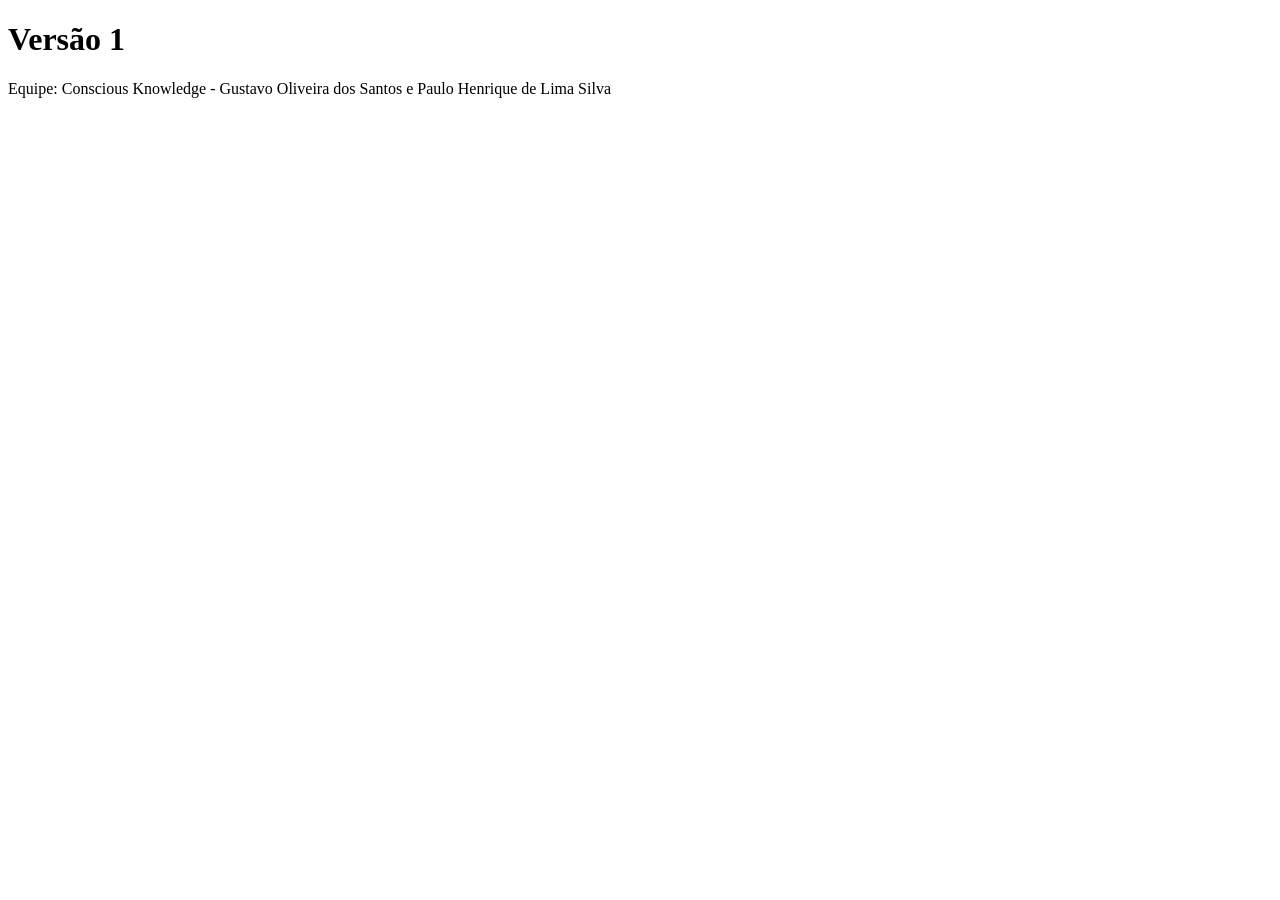
<file: atividade-docker/site-aula2/index.html>
<!DOCTYPE html>
<html lang="pt-br">
<head><meta charset="UTF-8"><title>CK - Aula 22</title></head>
<body>
<h1>Versão 1</h1>
<p>Equipe: Conscious Knowledge - Gustavo Oliveira dos Santos e Paulo Henrique de Lima Silva</p>
</body>
</html>
</file>
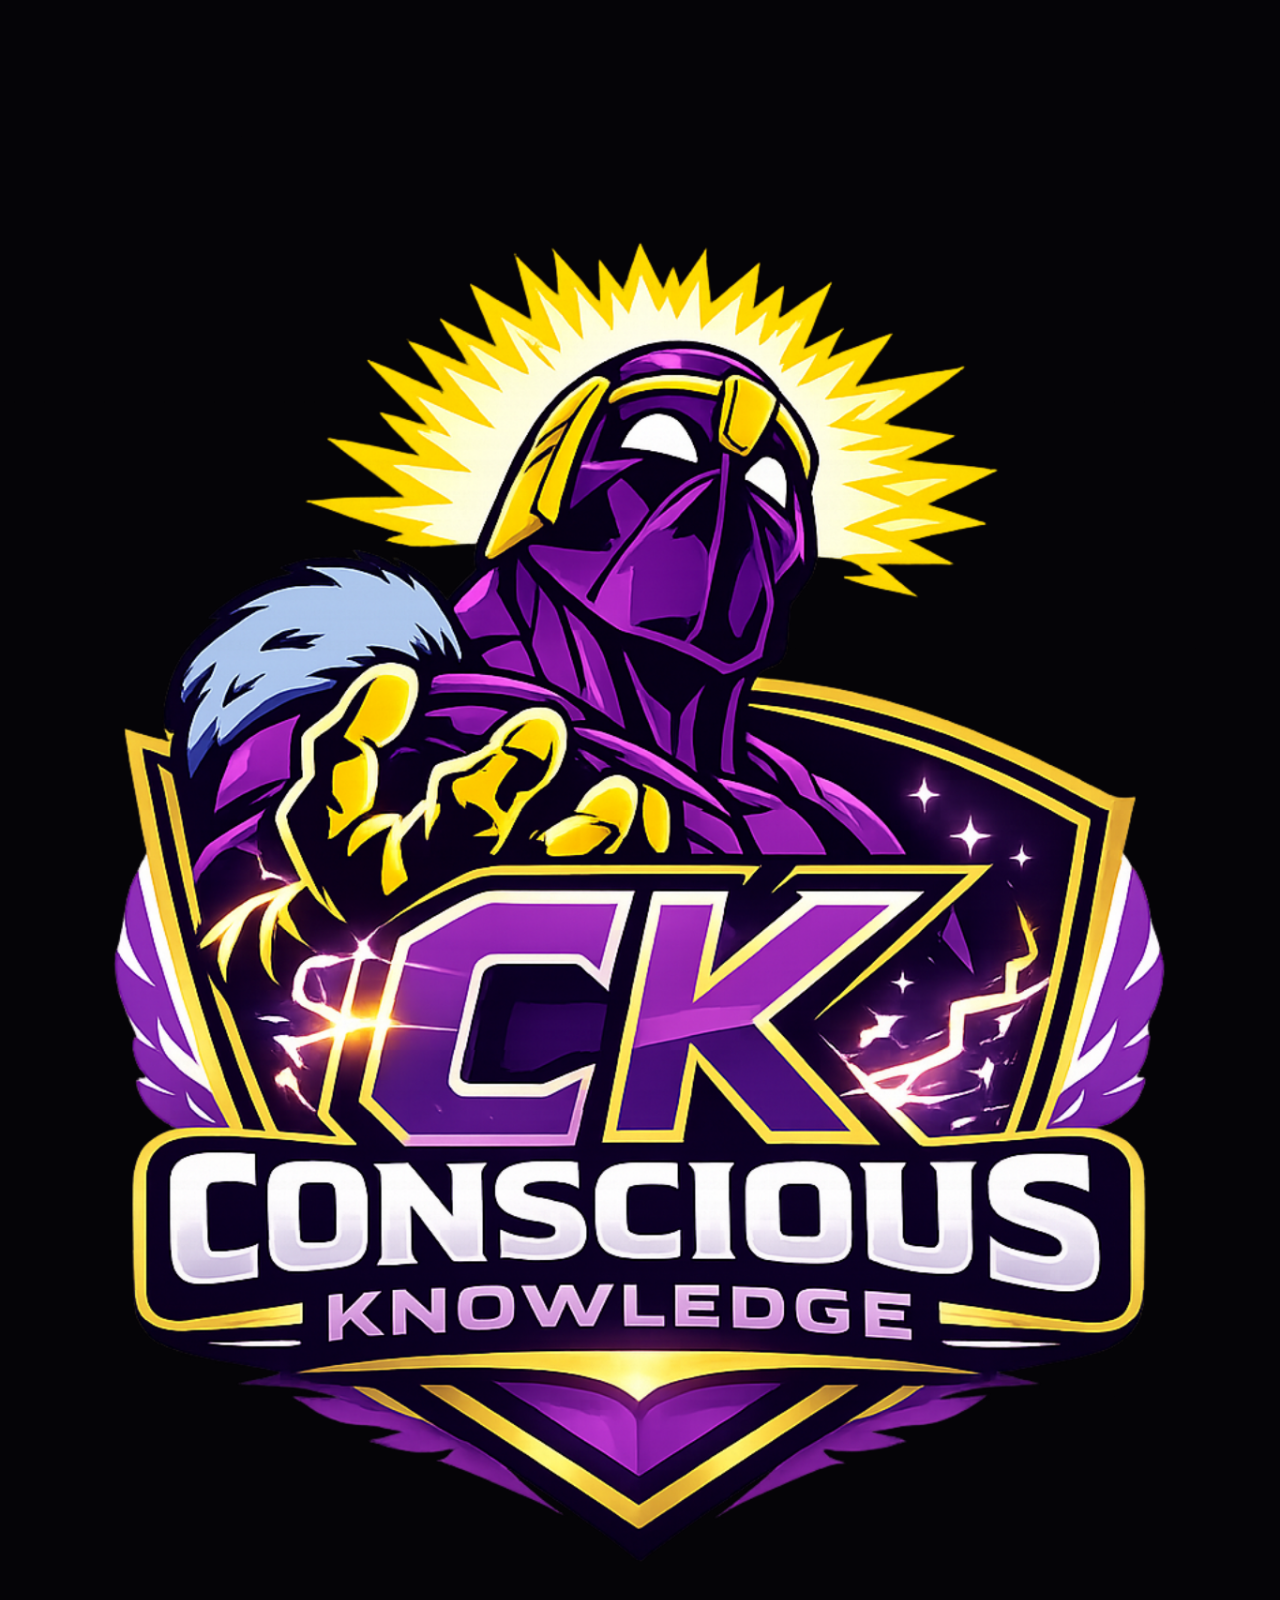
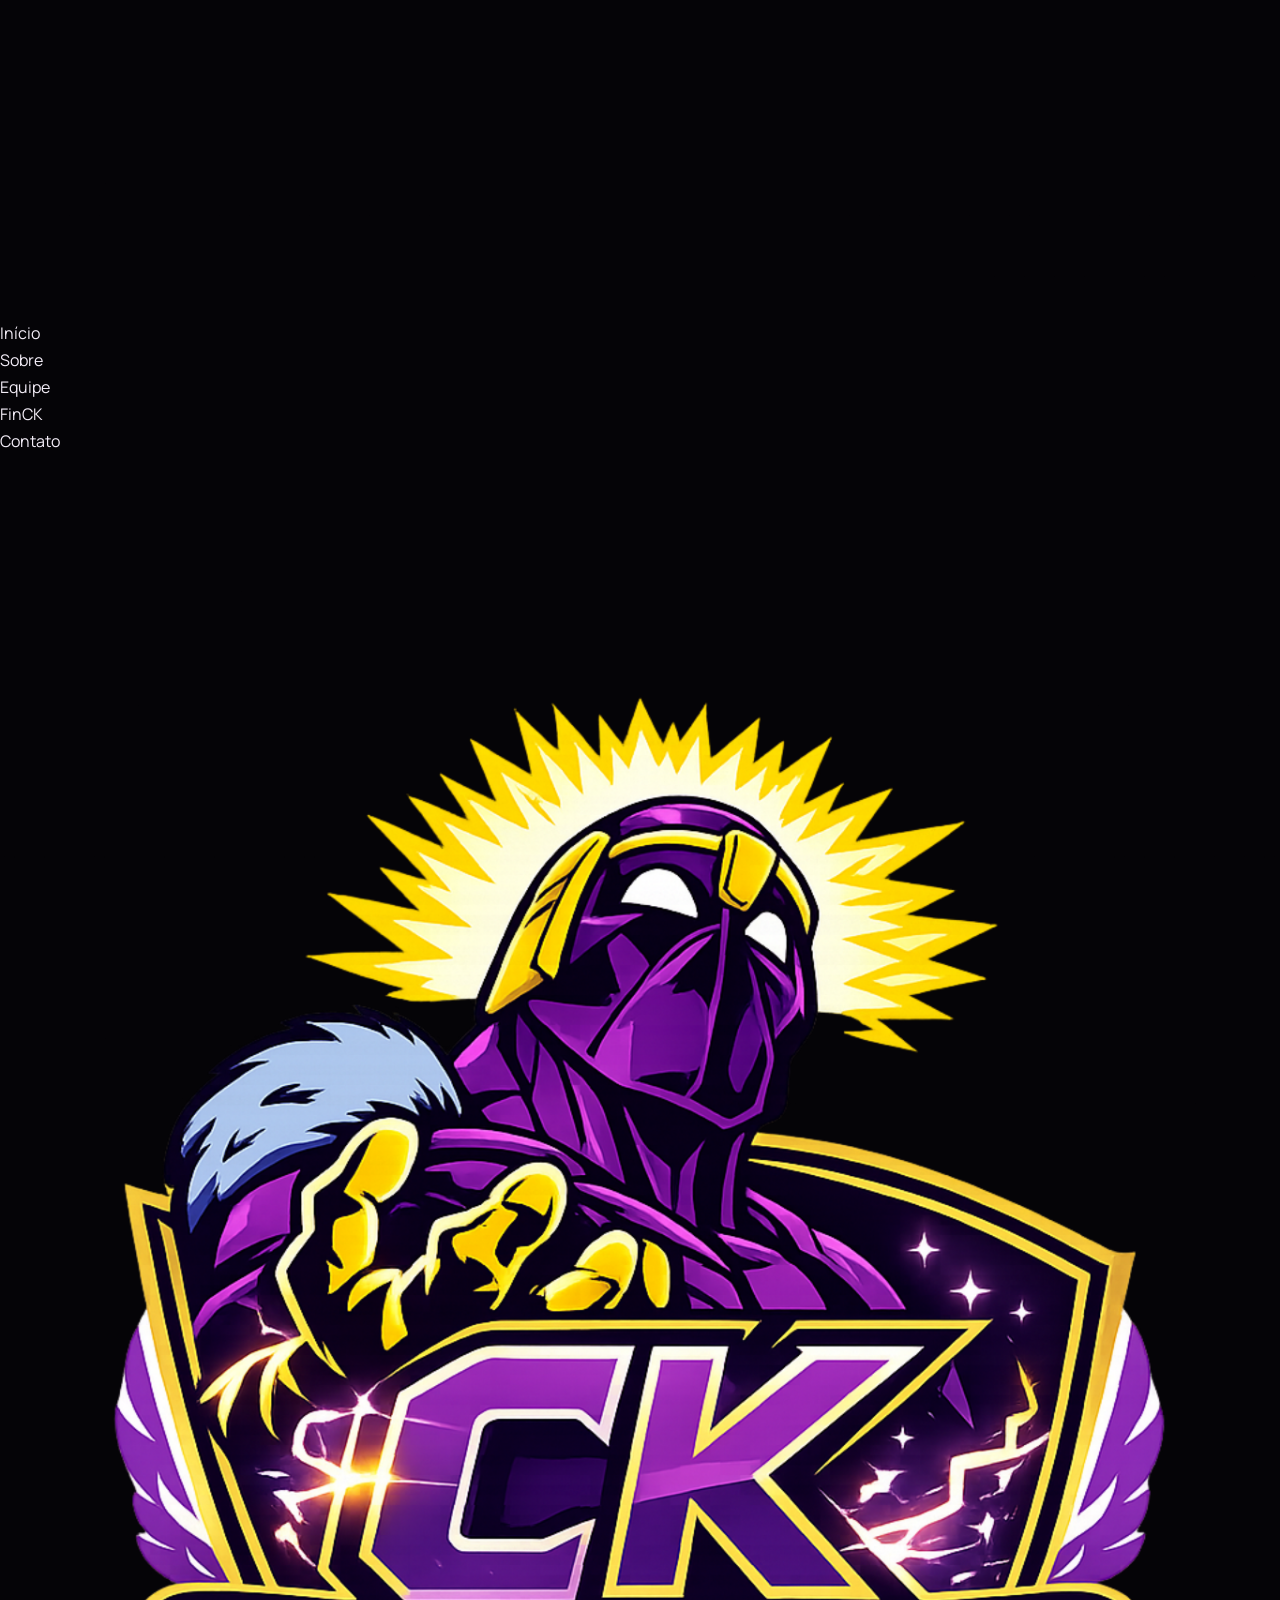
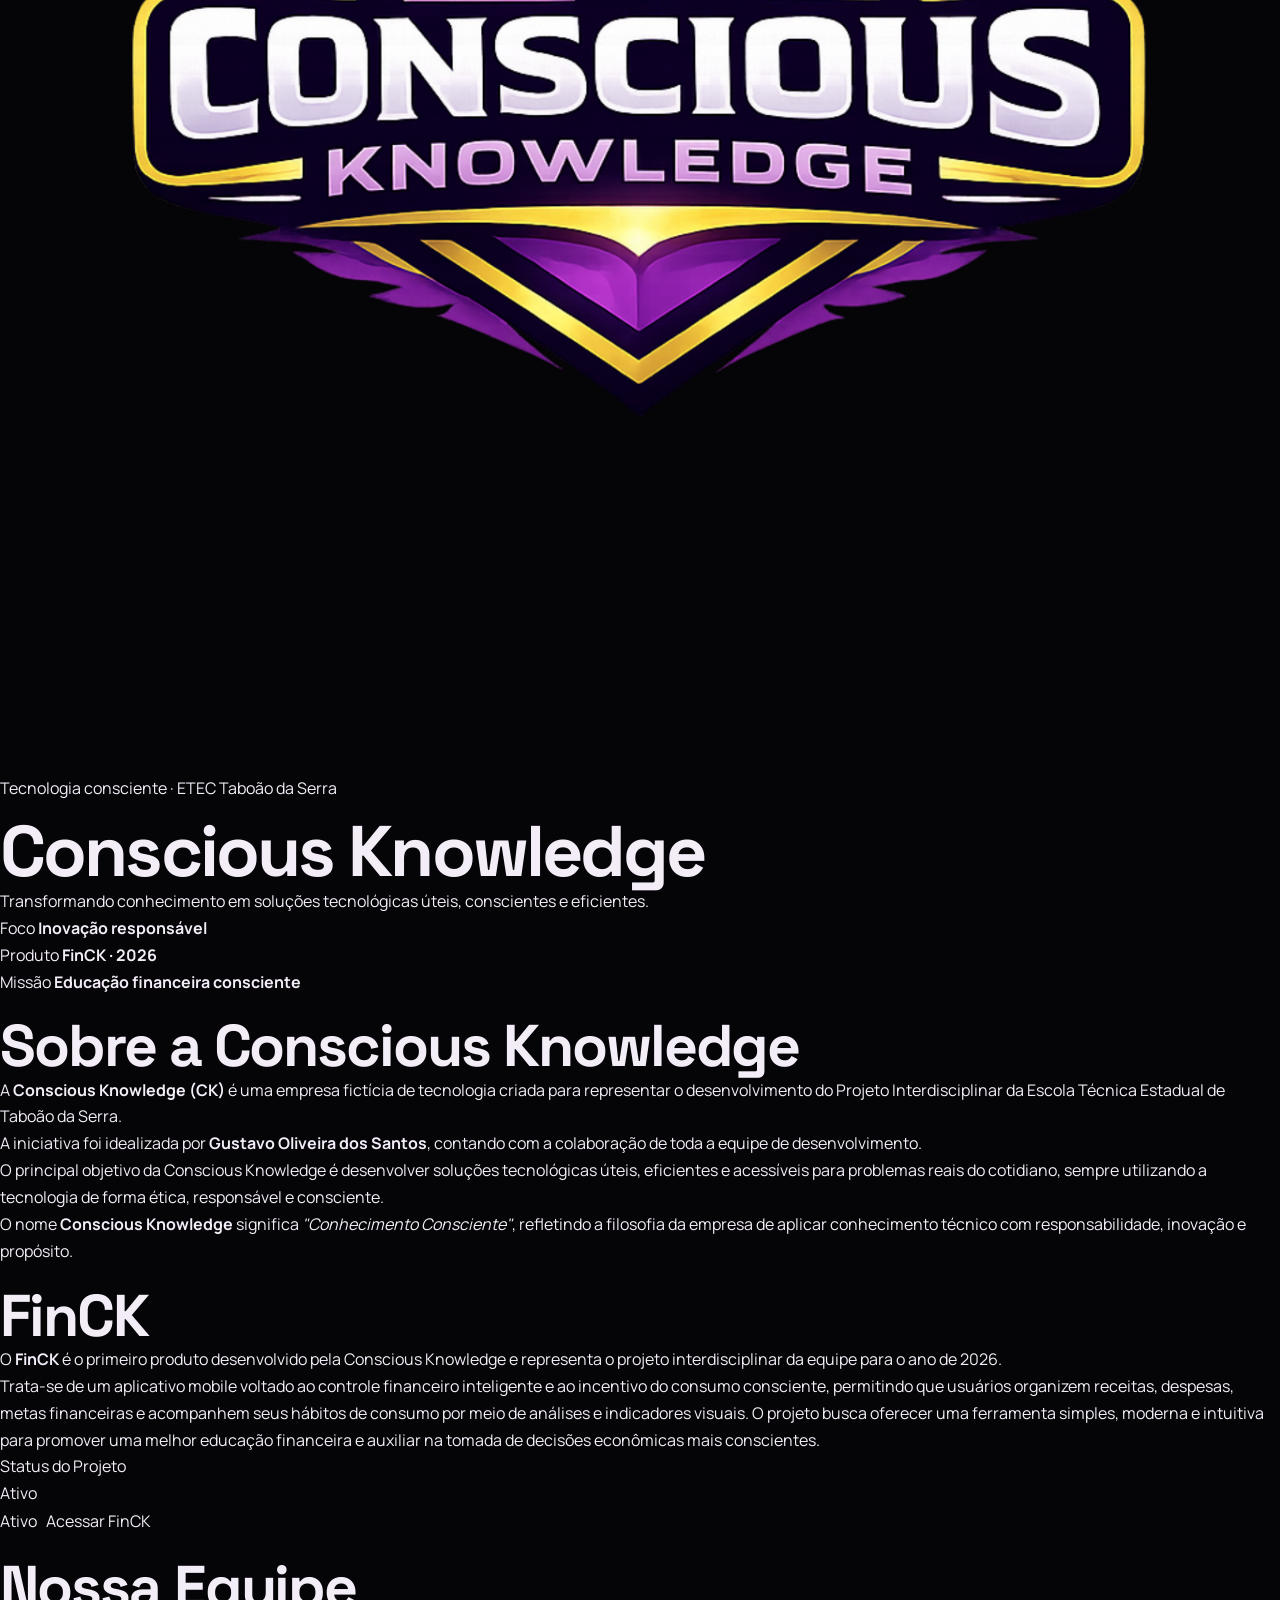
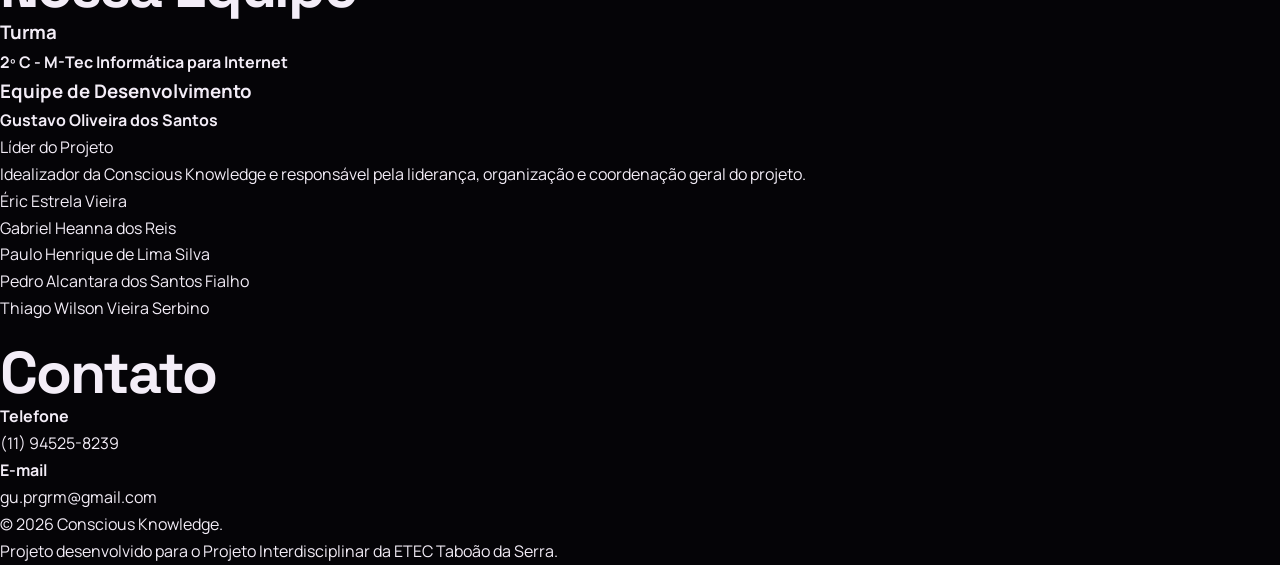
<file: home.html>
<!DOCTYPE html>
<html lang="pt-BR">

<head>
    <meta charset="UTF-8">
    <meta name="viewport" content="width=device-width, initial-scale=1.0">

    <title>Conscious Knowledge</title>

    <meta name="description"
        content="Conscious Knowledge - Empresa fictícia de tecnologia responsável pelo desenvolvimento do FinCK, aplicativo de controle financeiro inteligente.">

    <link rel="stylesheet" href="style.css">
    <link rel="preconnect" href="https://fonts.googleapis.com">
<link rel="preconnect" href="https://fonts.gstatic.com" crossorigin>
<link href="https://fonts.googleapis.com/css2?family=IBM+Plex+Sans:wght@400;500;600;700&family=IBM+Plex+Serif:wght@500;600&display=swap" rel="stylesheet">

<script src="script.js" defer></script>
    
</head>

<body>


    <header>

        <div class="logo-container">

            <a href="#">
                <img src="Logo CK - Oficial.png" alt="Logo Conscious Knowledge">
            </a>

        </div>

        <nav>

            <ul>

                <li><a href="#inicio">Início</a></li>

                <li><a href="#sobre">Sobre</a></li>

                <li><a href="#equipe">Equipe</a></li>

                <li><a href="#finck">FinCK</a></li>

                <li><a href="#contato">Contato</a></li>

            </ul>

        </nav>

    </header>

    <!-- ================= MAIN ================= -->

    <main>

        <!-- HERO -->

        <section id="inicio">
    <div class="hero-content">
        <div class="hero-brand">
            <div class="hero-logo-wrap">
                <img
                    src="Logo CK - Oficial.png"
                    alt="Logo Conscious Knowledge"
                    class="hero-logo"
                >
                <span class="hero-logo-ring" aria-hidden="true"></span>
                <span class="hero-logo-ring hero-logo-ring--secondary" aria-hidden="true"></span>
            </div>

            <div class="hero-text">
                <p class="hero-eyebrow">Tecnologia consciente · ETEC Taboão da Serra</p>
                <h1>Conscious Knowledge</h1>
                <p class="hero-description">
                    Transformando conhecimento em soluções tecnológicas úteis,
                    conscientes e eficientes.
                </p>
            </div>
        </div>

        <div class="hero-metrics" aria-label="Destaques institucionais">
            <div class="metric-card">
                <span class="metric-label">Foco</span>
                <strong>Inovação responsável</strong>
            </div>
            <div class="metric-card">
                <span class="metric-label">Produto</span>
                <strong>FinCK · 2026</strong>
            </div>
            <div class="metric-card">
                <span class="metric-label">Missão</span>
                <strong>Educação financeira consciente</strong>
            </div>
        </div>
    </div>
</section>

        <!-- SOBRE -->

        <section id="sobre">

            <header>

                <h2>Sobre a Conscious Knowledge</h2>

            </header>

            <article>

                <p>
                    A <strong>Conscious Knowledge (CK)</strong> é uma empresa fictícia de tecnologia criada
                    para representar o desenvolvimento do Projeto Interdisciplinar da
                    Escola Técnica Estadual de Taboão da Serra.
                </p>

                <p>
                    A iniciativa foi idealizada por <strong>Gustavo Oliveira dos Santos</strong>,
                    contando com a colaboração de toda a equipe de desenvolvimento.
                </p>

                <p>
                    O principal objetivo da Conscious Knowledge é desenvolver soluções
                    tecnológicas úteis, eficientes e acessíveis para problemas reais do cotidiano,
                    sempre utilizando a tecnologia de forma ética, responsável e consciente.
                </p>

                <p>
                    O nome <strong>Conscious Knowledge</strong> significa
                    <em>"Conhecimento Consciente"</em>,
                    refletindo a filosofia da empresa de aplicar conhecimento técnico
                    com responsabilidade, inovação e propósito.
                </p>

            </article>

        </section>

        <!-- FINCK -->

        <section id="finck">

            <header>

                <h2>FinCK</h2>

            </header>

            <article>

                <p>

                    O <strong>FinCK</strong> é o primeiro produto desenvolvido pela
                    Conscious Knowledge e representa o projeto interdisciplinar da equipe
                    para o ano de 2026.

                </p>

                <p>

                    Trata-se de um aplicativo mobile voltado ao controle financeiro
                    inteligente e ao incentivo do consumo consciente, permitindo que
                    usuários organizem receitas, despesas, metas financeiras e acompanhem
                    seus hábitos de consumo por meio de análises e indicadores visuais. O
                    projeto busca oferecer uma ferramenta simples, moderna e intuitiva para
                    promover uma melhor educação financeira e auxiliar na tomada de decisões
                    econômicas mais conscientes. 
                    

                </p>

            </article>

            <div class="project-status">

    <p>

        Status do Projeto

    </p>

    <span class="status active">
        Ativo
    </span>

</div>

                <span class="status active">
        Ativo
    </span>

            </div>

            <button
    class="btn-disabled"
    onclick="window.location.href='https://gustavooliveira-xxx.github.io/finck-app/'"
    title="Acessar o FinCK">

    Acessar FinCK
    <span class="development-indicator"></span>

</button>

        </section>

        <!-- EQUIPE -->

        <section id="equipe">

            <header>

                <h2>Nossa Equipe</h2>

            </header>

            <!-- Sala -->

            <section class="classroom">

                <h3>Turma</h3>

                <p>

                    <strong>2º C - M-Tec Informática para Internet</strong>

                </p>

            </section>

            <!-- Membros -->

            <section class="members">

                <h3>Equipe de Desenvolvimento</h3>

                <ul>

                    <li class="leader">

                        <h4 class="leader-name">

                            Gustavo Oliveira dos Santos

                        </h4>

                        <span>Líder do Projeto</span>

                        <p>

                            Idealizador da Conscious Knowledge e responsável pela liderança,
                            organização e coordenação geral do projeto.

                        </p>

                    </li>

                    <li>Éric Estrela Vieira</li>

                    <li>Gabriel Heanna dos Reis</li>

                    <li>Paulo Henrique de Lima Silva</li>

                    <li>Pedro Alcantara dos Santos Fialho</li>

                    <li>Thiago Wilson Vieira Serbino</li>

                </ul>

            </section>

        </section>

        <!-- CONTATO -->

        <section id="contato">

            <header>

                <h2>Contato</h2>

            </header>

            <address>

                <p>

                    <strong>Telefone</strong><br>

                    <a href="tel:+5511945258239">
                        (11) 94525-8239
                    </a>

                </p>

                <p>

                    <strong>E-mail</strong><br>

                    <a href="mailto:gu.prgrm@gmail.com">
                        gu.prgrm@gmail.com
                    </a>

                </p>

            </address>

        </section>

    </main>

    <!-- ================= FOOTER ================= -->

    <footer>

        <p>

            © 2026 Conscious Knowledge.

        </p>

        <p>

            Projeto desenvolvido para o Projeto Interdisciplinar da
            ETEC Taboão da Serra.

        </p>

    </footer>
<script src="script.js"></script>
</body>

</html>
</file>
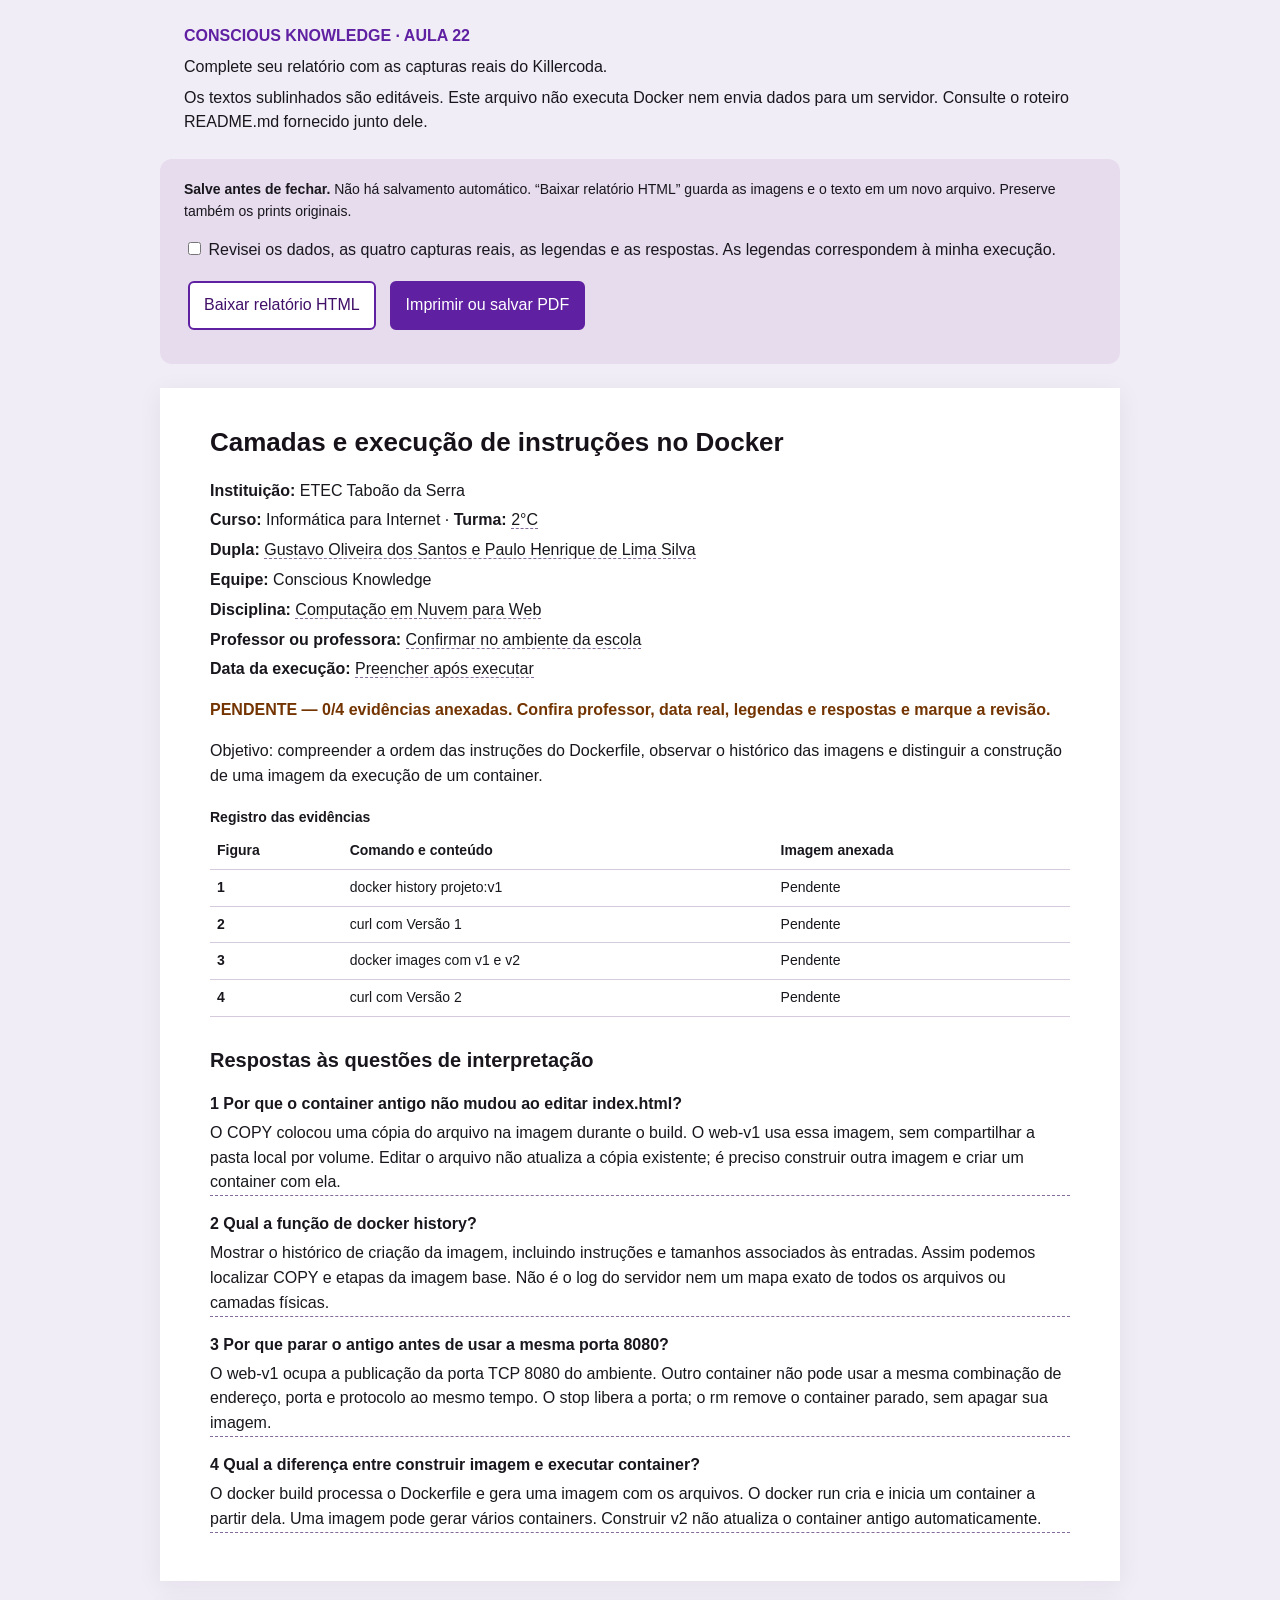
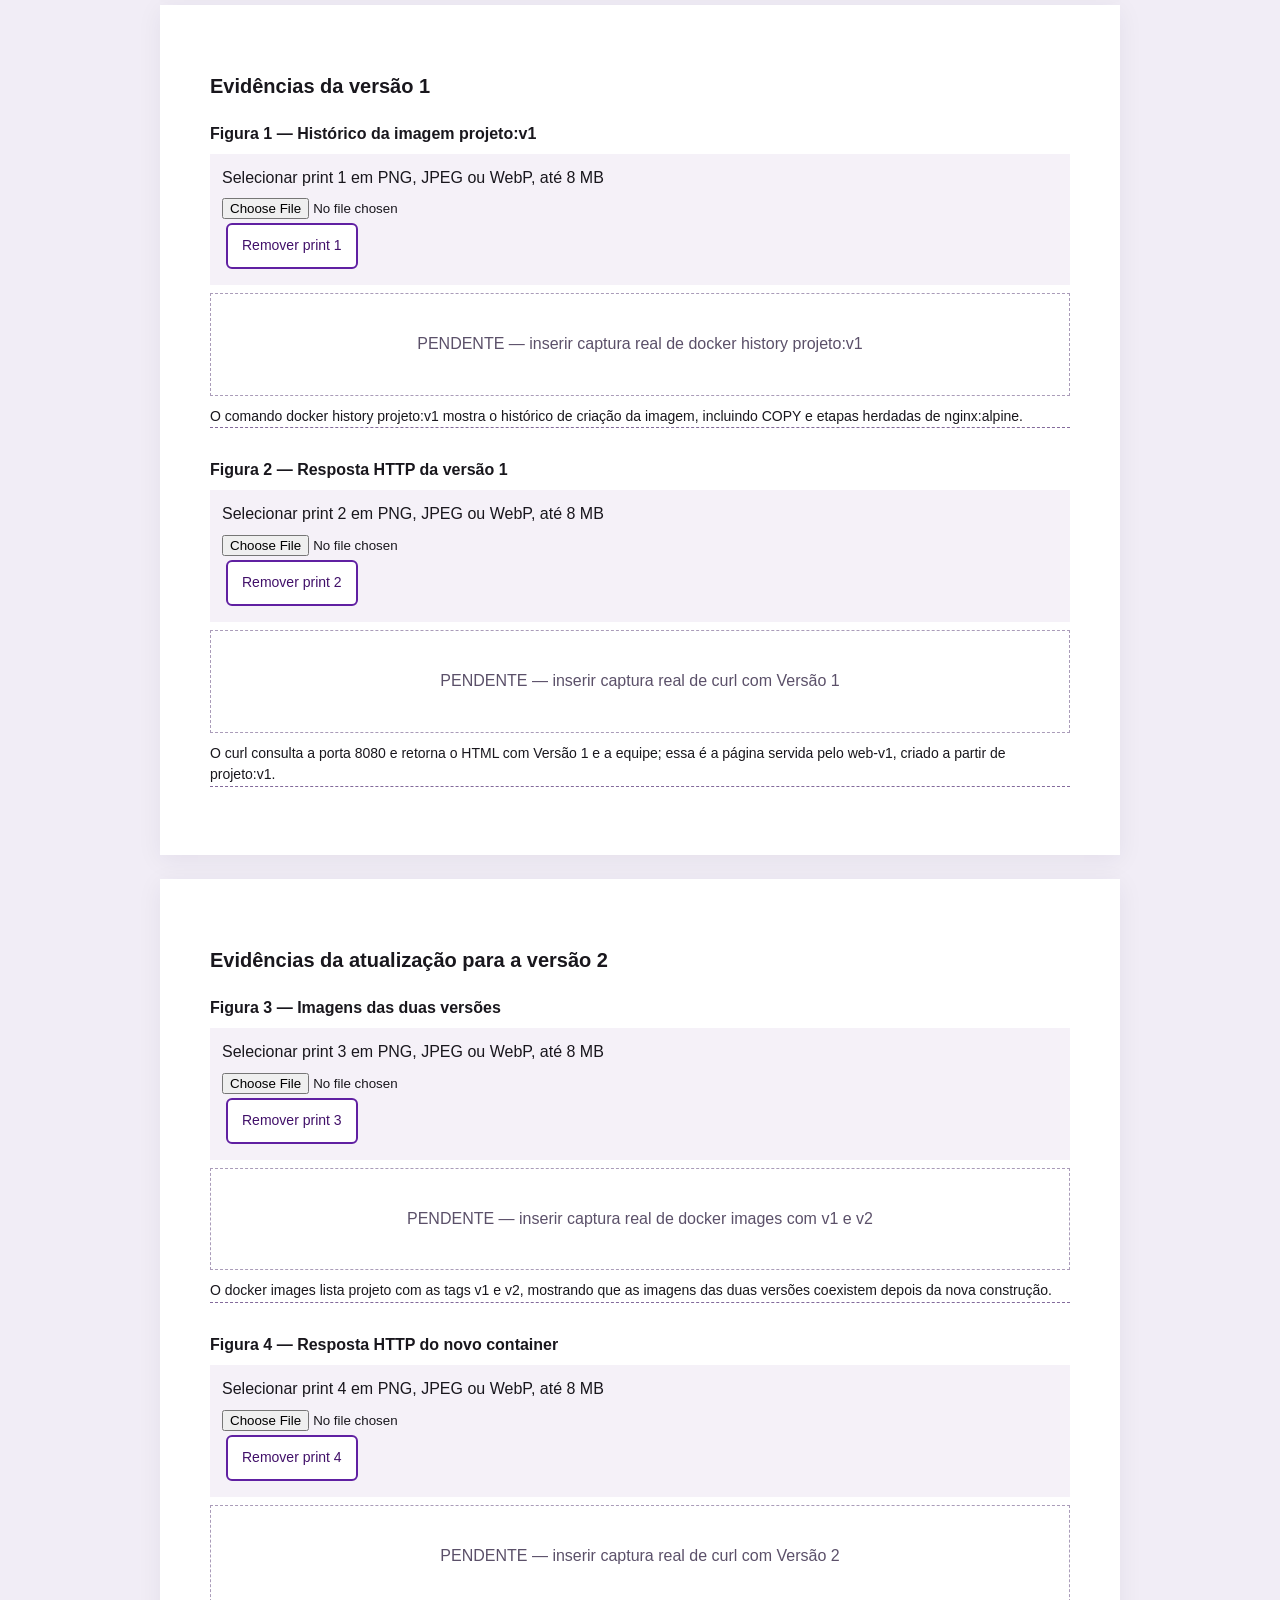
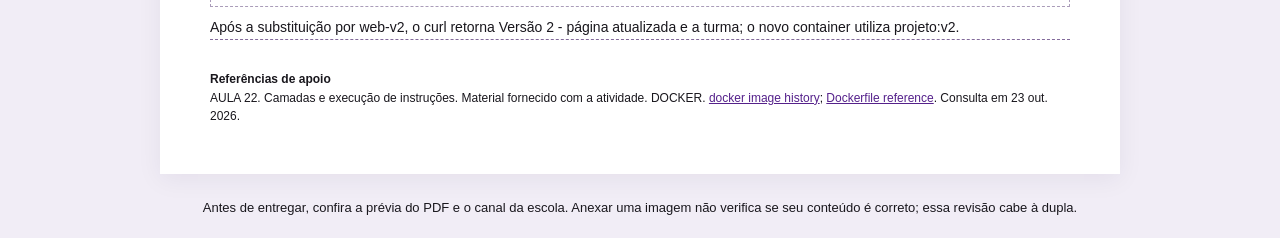
<file: atividade-docker/relatorio.html>
<!DOCTYPE html>
<html lang="pt-br">
<head>
<meta charset="UTF-8">
<meta name="viewport" content="width=device-width, initial-scale=1">
<title>Relatório Docker — CK</title>
<style>
:root{color-scheme:light;--purple:#6020a2;--gold:#ffdf70}*{box-sizing:border-box}body{margin:0;background:#f1edf6;color:#19171d;font:16px/1.55 Arial,sans-serif}a{color:#55218b}header,.tools{max-width:960px;margin:24px auto;padding:0 24px}header p{margin:6px 0}.brand{font-weight:bold;color:var(--purple)}.tools{padding:20px 24px;background:#e6dced;border-radius:12px}button{font:inherit;cursor:pointer;border:2px solid var(--purple);border-radius:6px;padding:10px 14px;background:white;color:#411069;margin:4px}button.primary{background:var(--purple);color:white}button:focus-visible,input:focus-visible,[contenteditable]:focus-visible{outline:3px solid #9b6a00;outline-offset:3px}.actions{display:flex;flex-wrap:wrap;gap:6px}.sheet{max-width:960px;margin:24px auto;padding:38px 50px;background:white;box-shadow:0 5px 24px #27134210}h1{font-size:26px;line-height:1.25;margin:0 0 20px;color:#171219}h2{font-size:20px;margin:28px 0 14px}h3{font-size:16px;line-height:1.5;margin:16px 0 5px}p{margin:0 0 10px}.identity p{margin:0 0 5px}[contenteditable]{border-bottom:1px dashed #836a9b;min-height:1.5em;overflow-wrap:anywhere}#status{font-weight:bold;color:#733400;margin:16px 0}#status.complete{color:#195b32}table{width:100%;border-collapse:collapse;margin:18px 0;font-size:14px;text-align:left}caption{text-align:left;font-weight:bold;margin-bottom:5px}th,td{border-bottom:1px solid #d5cbdc;padding:7px;vertical-align:top}figure{margin:20px 0 30px;break-inside:avoid}.placeholder{padding:38px 12px;text-align:center;border:1px dashed #aa9cb9;color:#5b5069}.evidence{display:block;max-width:100%;max-height:260px;margin:12px auto;object-fit:contain}.evidence:not([src]){display:none}.caption,.source{font-size:14px}.source{margin-top:6px}.upload{display:block;background:#f5f1f8;padding:12px;margin:8px 0}.upload input{max-width:100%;display:block;margin-top:8px}.upload button{font-size:14px}.refs{font-size:12px;overflow-wrap:anywhere}.tools label{display:block;margin:15px 0}.tools p{font-size:14px}#message{color:#55218b;font-weight:bold}noscript{display:block;padding:12px;background:#fff0ce}footer{text-align:center;margin:20px;font-size:13px}
@media(max-width:620px){.sheet{margin:16px 10px;padding:24px 18px}header,.tools{margin:16px 10px;padding:16px}h1{font-size:23px}.actions button{width:100%}table{font-size:12px}th,td{padding:5px}}
@page{size:A4;margin:3cm 2cm 2cm 3cm}
@media print{body{background:white;color:black;font:12pt/1.5 Arial,sans-serif}.no-print{display:none!important}.sheet{margin:0;padding:0;max-width:none;box-shadow:none;break-after:page}.sheet:last-of-type{break-after:auto}h1{font-size:16pt}h2{font-size:13pt;margin:14pt 0 8pt}h3{font-size:12pt;margin:10pt 0 3pt}p{margin-bottom:6pt}.identity{font-size:11pt;line-height:1.3}[contenteditable]{border:none}table{font-size:10pt;margin:10pt 0}th,td{padding:4pt}.caption,.source,.refs{font-size:10pt;line-height:1.2}.evidence{max-height:60mm;max-width:160mm}.placeholder{height:55mm;padding:20mm 5mm}figure{margin:8pt 0 20pt}.refs{margin-top:12pt}#status{font-size:10pt;line-height:1.2;margin:8pt 0}a{color:black;text-decoration:none}}
</style>
</head>
<body>
<header class="no-print">
<p class="brand">CONSCIOUS KNOWLEDGE · AULA 22</p>
<p>Complete seu relatório com as capturas reais do Killercoda.</p>
<p>Os textos sublinhados são editáveis. Este arquivo não executa Docker nem envia dados para um servidor. Consulte o roteiro README.md fornecido junto dele.</p>
</header>
<noscript class="no-print">Ative JavaScript para inserir imagens, salvar a cópia preenchida e conferir as pendências. Sem JavaScript, os textos continuam disponíveis para leitura.</noscript>
<div class="tools no-print">
<p><strong>Salve antes de fechar.</strong> Não há salvamento automático. “Baixar relatório HTML” guarda as imagens e o texto em um novo arquivo. Preserve também os prints originais.</p>
<label><input type="checkbox" id="reviewed"> Revisei os dados, as quatro capturas reais, as legendas e as respostas. As legendas correspondem à minha execução.</label>
<div class="actions"><button type="button" id="save">Baixar relatório HTML</button><button type="button" id="print" class="primary">Imprimir ou salvar PDF</button></div>
<p id="message" role="status" aria-live="polite"></p>
</div>
<main>
<section class="sheet">
<h1>Camadas e execução de instruções no Docker</h1>
<div class="identity">
<p><strong>Instituição:</strong> ETEC Taboão da Serra</p>
<p><strong>Curso:</strong> Informática para Internet · <strong>Turma:</strong> <span contenteditable="true" role="textbox" aria-label="Turma">2°C</span></p>
<p><strong>Dupla:</strong> <span contenteditable="true" role="textbox" aria-label="Nomes da dupla">Gustavo Oliveira dos Santos e Paulo Henrique de Lima Silva</span></p>
<p><strong>Equipe:</strong> Conscious Knowledge</p>
<p><strong>Disciplina:</strong> <span contenteditable="true" role="textbox" aria-label="Disciplina">Computação em Nuvem para Web</span></p>
<p><strong>Professor ou professora:</strong> <span id="teacher" contenteditable="true" role="textbox" aria-label="Professor ou professora">Confirmar no ambiente da escola</span></p>
<p><strong>Data da execução:</strong> <span id="date" contenteditable="true" role="textbox" aria-label="Data real da execução">Preencher após executar</span></p>
</div>
<p id="status" role="status">PENDENTE — inserir as quatro evidências e revisar os dados.</p>
<p>Objetivo: compreender a ordem das instruções do Dockerfile, observar o histórico das imagens e distinguir a construção de uma imagem da execução de um container.</p>
<table class="no-print"><caption>Registro das evidências</caption><thead><tr><th scope="col">Figura</th><th scope="col">Comando e conteúdo</th><th scope="col">Imagem anexada</th></tr></thead><tbody>
<tr><th scope="row">1</th><td>docker history projeto:v1</td><td data-state="1">Pendente</td></tr>
<tr><th scope="row">2</th><td>curl com Versão 1</td><td data-state="2">Pendente</td></tr>
<tr><th scope="row">3</th><td>docker images com v1 e v2</td><td data-state="3">Pendente</td></tr>
<tr><th scope="row">4</th><td>curl com Versão 2</td><td data-state="4">Pendente</td></tr>
</tbody></table>
<h2>Respostas às questões de interpretação</h2>
<h3>1 Por que o container antigo não mudou ao editar index.html?</h3>
<p contenteditable="true" role="textbox" aria-label="Resposta 1">O COPY colocou uma cópia do arquivo na imagem durante o build. O web-v1 usa essa imagem, sem compartilhar a pasta local por volume. Editar o arquivo não atualiza a cópia existente; é preciso construir outra imagem e criar um container com ela.</p>
<h3>2 Qual a função de docker history?</h3>
<p contenteditable="true" role="textbox" aria-label="Resposta 2">Mostrar o histórico de criação da imagem, incluindo instruções e tamanhos associados às entradas. Assim podemos localizar COPY e etapas da imagem base. Não é o log do servidor nem um mapa exato de todos os arquivos ou camadas físicas.</p>
<h3>3 Por que parar o antigo antes de usar a mesma porta 8080?</h3>
<p contenteditable="true" role="textbox" aria-label="Resposta 3">O web-v1 ocupa a publicação da porta TCP 8080 do ambiente. Outro container não pode usar a mesma combinação de endereço, porta e protocolo ao mesmo tempo. O stop libera a porta; o rm remove o container parado, sem apagar sua imagem.</p>
<h3>4 Qual a diferença entre construir imagem e executar container?</h3>
<p contenteditable="true" role="textbox" aria-label="Resposta 4">O docker build processa o Dockerfile e gera uma imagem com os arquivos. O docker run cria e inicia um container a partir dela. Uma imagem pode gerar vários containers. Construir v2 não atualiza o container antigo automaticamente.</p>
</section>
<section class="sheet">
<h2>Evidências da versão 1</h2>
<figure data-figure="1"><h3>Figura 1 — Histórico da imagem projeto:v1</h3>
<label class="upload no-print">Selecionar print 1 em PNG, JPEG ou WebP, até 8 MB<input type="file" accept="image/png,image/jpeg,image/webp" data-upload="1"><button type="button" data-remove="1">Remover print 1</button></label>
<p class="placeholder">PENDENTE — inserir captura real de docker history projeto:v1</p>
<img class="evidence" id="evidence-1" alt="Captura real do histórico de projeto:v1">
<figcaption class="caption" contenteditable="true" role="textbox" aria-label="Legenda 1">O comando docker history projeto:v1 mostra o histórico de criação da imagem, incluindo COPY e etapas herdadas de nginx:alpine.</figcaption><p class="source">Fonte: captura da dupla no Killercoda, após a execução.</p></figure>
<figure data-figure="2"><h3>Figura 2 — Resposta HTTP da versão 1</h3>
<label class="upload no-print">Selecionar print 2 em PNG, JPEG ou WebP, até 8 MB<input type="file" accept="image/png,image/jpeg,image/webp" data-upload="2"><button type="button" data-remove="2">Remover print 2</button></label>
<p class="placeholder">PENDENTE — inserir captura real de curl com Versão 1</p>
<img class="evidence" id="evidence-2" alt="Captura real de curl mostrando a versão 1 e a equipe">
<figcaption class="caption" contenteditable="true" role="textbox" aria-label="Legenda 2">O curl consulta a porta 8080 e retorna o HTML com Versão 1 e a equipe; essa é a página servida pelo web-v1, criado a partir de projeto:v1.</figcaption><p class="source">Fonte: captura da dupla no Killercoda, após a execução.</p></figure>
</section>
<section class="sheet">
<h2>Evidências da atualização para a versão 2</h2>
<figure data-figure="3"><h3>Figura 3 — Imagens das duas versões</h3>
<label class="upload no-print">Selecionar print 3 em PNG, JPEG ou WebP, até 8 MB<input type="file" accept="image/png,image/jpeg,image/webp" data-upload="3"><button type="button" data-remove="3">Remover print 3</button></label>
<p class="placeholder">PENDENTE — inserir captura real de docker images com v1 e v2</p>
<img class="evidence" id="evidence-3" alt="Captura real de docker images com as tags v1 e v2">
<figcaption class="caption" contenteditable="true" role="textbox" aria-label="Legenda 3">O docker images lista projeto com as tags v1 e v2, mostrando que as imagens das duas versões coexistem depois da nova construção.</figcaption><p class="source">Fonte: captura da dupla no Killercoda, após a execução.</p></figure>
<figure data-figure="4"><h3>Figura 4 — Resposta HTTP do novo container</h3>
<label class="upload no-print">Selecionar print 4 em PNG, JPEG ou WebP, até 8 MB<input type="file" accept="image/png,image/jpeg,image/webp" data-upload="4"><button type="button" data-remove="4">Remover print 4</button></label>
<p class="placeholder">PENDENTE — inserir captura real de curl com Versão 2</p>
<img class="evidence" id="evidence-4" alt="Captura real de curl mostrando a versão 2 e a turma">
<figcaption class="caption" contenteditable="true" role="textbox" aria-label="Legenda 4">Após a substituição por web-v2, o curl retorna Versão 2 - página atualizada e a turma; o novo container utiliza projeto:v2.</figcaption><p class="source">Fonte: captura da dupla no Killercoda, após a execução.</p></figure>
<div class="refs"><strong>Referências de apoio</strong><p>AULA 22. Camadas e execução de instruções. Material fornecido com a atividade. DOCKER. <a href="https://docs.docker.com/reference/cli/docker/image/history/">docker image history</a>; <a href="https://docs.docker.com/reference/dockerfile/">Dockerfile reference</a>. Consulta em 23 out. 2026.</p></div>
</section>
</main>
<footer class="no-print">Antes de entregar, confira a prévia do PDF e o canal da escola. Anexar uma imagem não verifica se seu conteúdo é correto; essa revisão cabe à dupla.</footer>
<script>
(() => {
  'use strict';
  const $ = (s) => document.querySelector(s);
  const images = [...document.querySelectorAll('.evidence')];
  const message = (text) => { $('#message').textContent = text; };
  const isAttached = (img) => /^data:image\/(png|jpeg|webp);base64,/.test(img.getAttribute('src') || '');
  const detailsReady = () => {
    const teacher = $('#teacher').textContent.trim();
    const date = $('#date').textContent.trim();
    return teacher && date && !/confirmar|preencher/i.test(teacher + ' ' + date);
  };
  const complete = () => images.every(isAttached) && detailsReady() && $('#reviewed').checked;
  function refresh() {
    for (const img of images) {
      const id = img.id.split('-')[1];
      const attached = isAttached(img);
      $('[data-state="' + id + '"]').textContent = attached ? 'Anexada' : 'Pendente';
      $('[data-figure="' + id + '"] .placeholder').hidden = attached;
      $('[data-figure="' + id + '"] .source').hidden = !attached;
    }
    const count = images.filter(isAttached).length;
    $('#status').textContent = complete() ? 'Quatro evidências anexadas; revisão confirmada pela dupla.' : 'PENDENTE — ' + count + '/4 evidências anexadas. Confira professor, data real, legendas e respostas e marque a revisão.';
    $('#status').classList.toggle('complete', Boolean(complete()));
  }
  function changed() { $('#reviewed').checked = false; refresh(); }
  document.querySelectorAll('[contenteditable]').forEach((el) => {
    el.addEventListener('input', changed);
    el.addEventListener('paste', (e) => {
      e.preventDefault();
      const selection = window.getSelection();
      if (!selection.rangeCount) return;
      const range = selection.getRangeAt(0);
      range.deleteContents();
      const text = document.createTextNode(e.clipboardData.getData('text/plain'));
      range.insertNode(text); range.setStartAfter(text); range.collapse(true);
      selection.removeAllRanges(); selection.addRange(range); changed();
    });
  });
  document.querySelectorAll('[data-upload]').forEach((input) => {
    input.addEventListener('change', async () => {
      const file = input.files[0];
      if (!file) return;
      if (!['image/png','image/jpeg','image/webp'].includes(file.type) || file.size > 8 * 1024 * 1024) {
        message('Escolha uma captura PNG, JPEG ou WebP de até 8 MB.'); input.value = ''; return;
      }
      try {
        const data = await new Promise((resolve,reject) => { const reader = new FileReader(); reader.onload = () => resolve(reader.result); reader.onerror = reject; reader.readAsDataURL(file); });
        const probe = new Image(); probe.src = data; await probe.decode();
        const target = $('#evidence-' + input.dataset.upload); target.src = data;
        changed(); message('Print ' + input.dataset.upload + ' anexado. Confira a legenda e baixe o HTML para guardar suas alterações.');
      } catch { message('Não foi possível ler essa imagem. Escolha outra captura.'); }
    });
  });
  document.querySelectorAll('[data-remove]').forEach((button) => button.addEventListener('click', () => {
    $('#evidence-' + button.dataset.remove).removeAttribute('src');
    $('[data-upload="' + button.dataset.remove + '"]').value = '';
    changed(); message('Imagem removida desta cópia aberta.');
  }));
  $('#reviewed').addEventListener('change', refresh);
  $('#print').addEventListener('click', () => {
    refresh();
    if (!complete()) { message('Antes do PDF final, anexe os quatro prints, preencha professor e data e confirme a revisão. Você pode baixar o HTML incompleto para continuar depois.'); return; }
    window.print();
  });
  $('#save').addEventListener('click', () => {
    refresh();
    const clone = document.documentElement.cloneNode(true);
    const check = clone.querySelector('#reviewed');
    if ($('#reviewed').checked) check.setAttribute('checked',''); else check.removeAttribute('checked');
    clone.querySelector('#message').textContent = '';
    const blob = new Blob(['<!DOCTYPE html>\n' + clone.outerHTML], {type:'text/html;charset=utf-8'});
    const url = URL.createObjectURL(blob);
    const link = document.createElement('a'); link.href = url; link.download = 'relatorio-preenchido-docker.html';
    document.body.appendChild(link); link.click(); link.remove();
    setTimeout(() => URL.revokeObjectURL(url), 60000);
    message('Cópia gerada para download. Verifique o arquivo salvo antes de fechar esta página.');
  });
  window.addEventListener('beforeprint', refresh);
  refresh();
})();
</script>
</body>
</html>
</file>
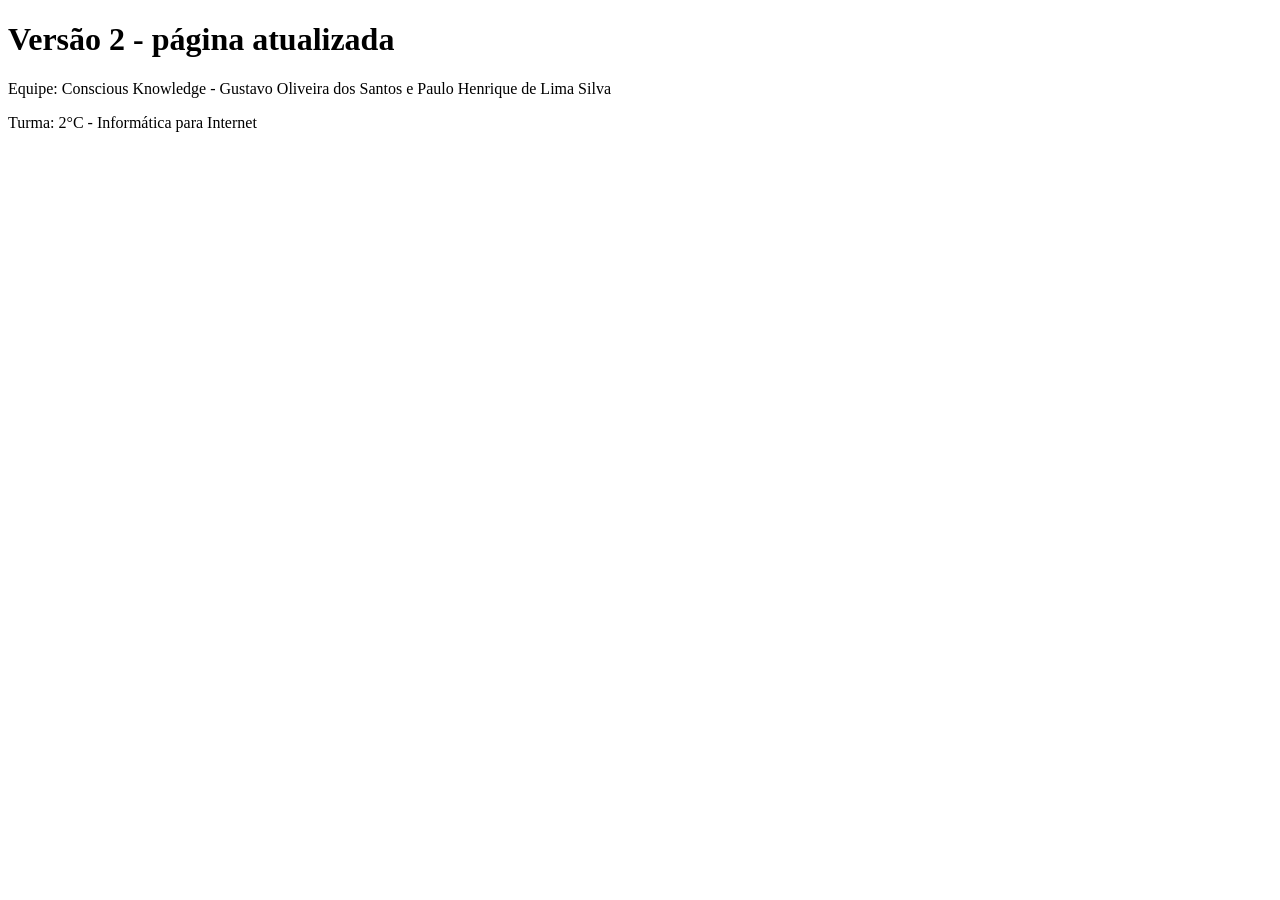
<file: atividade-docker/site-aula2/versoes/index-v2.html>
<!DOCTYPE html>
<html lang="pt-br">
<head><meta charset="UTF-8"><title>CK - Aula 22</title></head>
<body>
<h1>Versão 2 - página atualizada</h1>
<p>Equipe: Conscious Knowledge - Gustavo Oliveira dos Santos e Paulo Henrique de Lima Silva</p>
<p>Turma: 2°C - Informática para Internet</p>
</body>
</html>
</file>
<file: style.css>
/* ============================================================
   Conscious Knowledge · site institucional
   Roxo, ouro e tinta: as cores da marca, e só elas.

   Regras de desempenho que valem para o arquivo inteiro:
   - só se anima transform e opacity (trabalho da placa de vídeo);
   - nada de filter: blur nem backdrop-filter em área grande;
   - brilhos e sombras são gradientes pintados uma vez só;
   - o que sai da tela pausa (classe .fora, posta pelo script).
   ============================================================ */

@font-face { font-family: "Space Grotesk"; src: url("fontes/space-grotesk.woff2") format("woff2"); font-weight: 300 700; font-display: swap; }
@font-face { font-family: "Manrope"; src: url("fontes/manrope.woff2") format("woff2"); font-weight: 200 800; font-display: swap; }
@font-face { font-family: "Russo One"; src: url("fontes/russo-one.woff2") format("woff2"); font-weight: 400; font-display: swap; }

:root {
  --tinta: #050407;
  --noite: #0b0711;
  --noite-2: #120b1b;
  --noite-3: #1c1029;
  --roxo: #a308c8;
  --roxo-fundo: #640187;
  --roxo-breu: #190222;
  --roxo-vivo: #b210d6;
  --lilas: #dc9df4;
  --ouro: #fccf02;
  --ouro-fundo: #daa602;
  --ouro-claro: #faf482;
  --creme: #f7f1b5;
  --papel: #fbf9fc;

  --f-titulo: "Space Grotesk", "Segoe UI", system-ui, sans-serif;
  --f-texto: "Manrope", "Segoe UI", system-ui, sans-serif;
  --f-marca: "Russo One", "Space Grotesk", "Segoe UI", sans-serif;

  --raio: 22px;
  --raio-p: 14px;
  --margem: clamp(20px, 5vw, 56px);
  --largura: 1200px;
  --topo: 68px;
  --mola: cubic-bezier(0.22, 0.8, 0.2, 1);

  /* cores de contexto: cada seção troca estas e os componentes acompanham */
  --fundo: var(--tinta);
  --cor: #f3edf7;
  --cor-2: #b9aec6;
  --destaque: var(--ouro);
  --realce: var(--lilas);
  --cartao: var(--noite-2);
  --borda: rgba(255, 255, 255, 0.09);
  --sombra: 0 24px 50px -28px rgba(0, 0, 0, 0.9);
}

*, *::before, *::after { box-sizing: border-box; }

html {
  scroll-behavior: smooth;
  -webkit-text-size-adjust: 100%;
  background: var(--tinta);
}

body {
  margin: 0;
  font: 400 1rem/1.68 var(--f-texto);
  color: var(--cor);
  background: var(--tinta);
  -webkit-font-smoothing: antialiased;
  overflow-x: hidden;
}

img, svg, canvas { display: block; max-width: 100%; }
img { height: auto; }
h1, h2, h3, h4, h5, p, ul, ol, dl, dd, figure { margin: 0; }
ul, ol { padding: 0; list-style: none; }
a { color: inherit; text-decoration: none; }
button, input { font: inherit; color: inherit; }
button { cursor: pointer; border: 0; background: none; }
address { font-style: normal; }
strong, b { font-weight: 700; }
[id] { scroll-margin-top: calc(var(--topo) + 18px); }

:focus-visible { outline: 3px solid var(--destaque); outline-offset: 3px; border-radius: 6px; }
::selection { background: var(--ouro); color: var(--tinta); }

.caixa { width: min(100% - var(--margem) * 2, var(--largura)); margin-inline: auto; }

.pular {
  position: fixed; left: 12px; top: 12px; z-index: 200;
  padding: 12px 18px; border-radius: 12px;
  background: var(--ouro); color: var(--tinta); font-weight: 700;
  transform: translateY(-180%);
}
.pular:focus { transform: none; }

.icone { width: 26px; height: 26px; fill: none; stroke: currentColor; stroke-width: 1.7; stroke-linecap: round; stroke-linejoin: round; }

/* ---------- barra de progresso da leitura ---------- */
.progresso { position: fixed; inset: 0 0 auto; height: 3px; z-index: 120; pointer-events: none; }
.progresso span { display: block; height: 100%; background: linear-gradient(90deg, var(--roxo), var(--ouro)); transform: scaleX(0); transform-origin: 0 50%; }

/* ---------- botões: têm espessura e afundam ao clicar ---------- */
.botao {
  --base: var(--ouro-fundo);
  position: relative;
  display: inline-flex; align-items: center; justify-content: center; gap: 10px;
  min-height: 52px; padding: 13px 24px;
  border-radius: var(--raio-p);
  font: 600 1rem/1.2 var(--f-titulo); letter-spacing: -0.01em;
  transition: transform 0.18s var(--mola), box-shadow 0.18s var(--mola), background-color 0.2s;
  -webkit-tap-highlight-color: transparent;
  touch-action: manipulation;
}
.botao svg { width: 20px; height: 20px; fill: none; stroke: currentColor; stroke-width: 2.2; stroke-linecap: round; stroke-linejoin: round; flex: none; transition: transform 0.25s var(--mola); }
.botao svg.cheio { fill: currentColor; stroke: none; }
.botao:hover svg:not(.cheio) { transform: translateX(3px); }
.botao--p { min-height: 44px; padding: 10px 18px; font-size: 0.92rem; }

.botao--ouro { background: var(--ouro); color: var(--tinta); box-shadow: 0 5px 0 var(--base), 0 18px 28px -14px rgba(252, 207, 2, 0.55); }
.botao--ouro:hover { transform: translateY(-2px); box-shadow: 0 7px 0 var(--base), 0 22px 30px -14px rgba(252, 207, 2, 0.6); }
.botao--ouro:active { transform: translateY(4px); box-shadow: 0 1px 0 var(--base); }

.botao--linha { color: var(--cor); box-shadow: inset 0 0 0 1.5px var(--borda-forte, rgba(255, 255, 255, 0.28)), 0 5px 0 rgba(255, 255, 255, 0.07); }
.botao--linha:hover { transform: translateY(-2px); box-shadow: inset 0 0 0 1.5px var(--destaque), 0 7px 0 rgba(255, 255, 255, 0.09); }
.botao--linha:active { transform: translateY(4px); box-shadow: inset 0 0 0 1.5px var(--destaque); }

/* ---------- entrada dos blocos ao rolar ---------- */
.js [data-revelar] {
  opacity: 0;
  translate: 0 28px;
  transition: opacity 0.7s var(--mola), translate 0.85s var(--mola), transform 0.25s ease-out;
  transition-delay: calc(var(--i, 0) * 70ms), calc(var(--i, 0) * 70ms), 0s;
}
.js [data-revelar].visto { opacity: 1; translate: 0 0; }

/* inclinação 3D que segue o ponteiro (só em aparelho com mouse) */
[data-inclinar] { transform: perspective(900px) rotateX(var(--rx, 0deg)) rotateY(var(--ry, 0deg)); transform-style: preserve-3d; }
[data-inclinar]:not([data-revelar]) { transition: transform 0.25s ease-out; }

.fora *, .fora *::before, .fora *::after,
.ck-vinheta-ativa body *, .ck-vinheta-ativa body *::before, .ck-vinheta-ativa body *::after { animation-play-state: paused !important; }

/* ============================================================
   TOPO
   ============================================================ */
.topo {
  position: fixed; inset: 0 0 auto; z-index: 100;
  height: var(--topo);
  padding-inline: max(var(--margem), env(safe-area-inset-left)) max(var(--margem), env(safe-area-inset-right));
  display: flex; align-items: center; gap: 18px;
  transition: background-color 0.3s, box-shadow 0.3s;
}
.topo.is-rolado { background: rgba(5, 4, 7, 0.94); box-shadow: 0 1px 0 rgba(255, 255, 255, 0.08); }

.marca { display: flex; align-items: center; gap: 10px; margin-right: auto; }
.marca img { width: 34px; height: auto; }
.marca__nome { display: grid; line-height: 1; font-family: var(--f-marca); text-transform: uppercase; letter-spacing: 0.06em; }
.marca__nome b { font-weight: 400; font-size: 0.98rem; color: #fff; }
.marca__nome i { font-style: normal; font-size: 0.66rem; letter-spacing: 0.27em; color: var(--ouro); margin-top: 4px; }

.menu ul { display: flex; gap: 4px; }
.menu a {
  position: relative; display: block; padding: 10px 14px; border-radius: 10px;
  font: 500 0.94rem/1 var(--f-titulo); color: #d9d0e2;
  transition: color 0.2s;
}
.menu a::after {
  content: ""; position: absolute; left: 14px; right: 14px; bottom: 4px; height: 2px; border-radius: 2px;
  background: var(--ouro); transform: scaleX(0); transform-origin: 0 50%; transition: transform 0.3s var(--mola);
}
.menu a:hover, .menu a.is-atual { color: #fff; }
.menu a:hover::after, .menu a.is-atual::after { transform: scaleX(1); }
.menu__produtos { display: none !important; }

.menu-botao { display: none; width: 46px; height: 46px; border-radius: 12px; position: relative; box-shadow: inset 0 0 0 1.5px rgba(255, 255, 255, 0.22); }
.menu-botao span { position: absolute; left: 13px; right: 13px; height: 2px; border-radius: 2px; background: #fff; transition: transform 0.3s var(--mola); }
.menu-botao span:first-child { top: 18px; }
.menu-botao span:last-child { top: 26px; }
.menu-botao[aria-expanded="true"] span:first-child { transform: translateY(4px) rotate(45deg); }
.menu-botao[aria-expanded="true"] span:last-child { transform: translateY(-4px) rotate(-45deg); }

@media (max-width: 1060px) {
  .menu-botao { display: block; z-index: 2; }
  .topo__cta { display: none; }
  .marca { z-index: 2; }
  .menu {
    position: fixed; inset: 0; z-index: 1;
    padding: calc(var(--topo) + 24px) var(--margem) calc(32px + env(safe-area-inset-bottom));
    background: var(--tinta);
    background-image: radial-gradient(120% 60% at 100% 0%, rgba(100, 1, 135, 0.55), transparent 70%);
    display: flex; flex-direction: column; gap: 28px; overflow-y: auto;
    visibility: hidden; opacity: 0; transform: translateY(-12px);
    transition: opacity 0.25s, transform 0.3s var(--mola), visibility 0s 0.3s;
  }
  .menu.is-aberto { visibility: visible; opacity: 1; transform: none; transition-delay: 0s; }
  .menu ul { flex-direction: column; gap: 0; }
  .menu a { padding: 13px 0; font-size: 1.7rem; font-weight: 600; letter-spacing: -0.02em; color: #fff; border-bottom: 1px solid rgba(255, 255, 255, 0.08); }
  .menu a::after { display: none; }
  .menu__produtos { display: flex !important; flex-direction: row !important; flex-wrap: wrap; gap: 10px !important; }
  .menu__produtos a { padding: 10px 16px; font-size: 1rem; border: 0; border-radius: 99px; color: var(--ouro); box-shadow: inset 0 0 0 1.5px rgba(252, 207, 2, 0.45); }
}

/* ============================================================
   INÍCIO
   ============================================================ */
.inicio {
  position: relative; isolation: isolate; overflow: hidden;
  min-height: 100vh; min-height: 100svh;
  padding-top: calc(var(--topo) + clamp(12px, 3vh, 40px));
  display: flex; flex-direction: column; justify-content: center; gap: clamp(28px, 5vh, 56px);
}
.inicio__fundo { position: absolute; inset: 0; z-index: -1; pointer-events: none; }
.inicio__clarao {
  position: absolute; inset: 0;
  background:
    radial-gradient(46% 52% at 76% 42%, rgba(163, 8, 200, 0.42), transparent 70%),
    radial-gradient(30% 34% at 80% 40%, rgba(252, 207, 2, 0.13), transparent 70%),
    radial-gradient(60% 50% at 0% 100%, rgba(100, 1, 135, 0.4), transparent 70%);
}
/* piso em perspectiva: uma grade que corre na direção do visitante */
.inicio__piso { position: absolute; inset: auto -30% 0; height: 44%; perspective: 380px; perspective-origin: 50% 0%; overflow: hidden; opacity: 0.55; }
.inicio__piso i {
  position: absolute; inset: -60% -10% -72px;
  transform-origin: 50% 100%;
  transform: rotateX(72deg);
  background-image: linear-gradient(rgba(190, 70, 230, 0.5) 1.5px, transparent 1.5px), linear-gradient(90deg, rgba(190, 70, 230, 0.5) 1.5px, transparent 1.5px);
  background-size: 72px 72px;
  animation: piso 5s linear infinite;
}
.inicio__piso::after { content: ""; position: absolute; inset: 0; background: linear-gradient(to bottom, var(--tinta) 4%, rgba(5, 4, 7, 0.2) 70%, rgba(5, 4, 7, 0.75)); }
@keyframes piso { to { transform: rotateX(72deg) translateY(72px); } }

.inicio__grade { display: grid; grid-template-columns: minmax(0, 1.08fr) minmax(0, 0.92fr); align-items: center; gap: clamp(16px, 3vw, 40px); }

.selo-vivo {
  display: inline-flex; align-items: center; gap: 10px;
  padding: 8px 16px 8px 12px; border-radius: 99px;
  font: 500 0.82rem/1.2 var(--f-titulo); letter-spacing: 0.04em; color: #e6dcee;
  background: rgba(255, 255, 255, 0.06); box-shadow: inset 0 0 0 1px rgba(255, 255, 255, 0.12);
}
.selo-vivo span { width: 9px; height: 9px; border-radius: 50%; background: var(--ouro); box-shadow: 0 0 0 4px rgba(252, 207, 2, 0.2); animation: pulso 2.4s ease-in-out infinite; }
@keyframes pulso { 50% { transform: scale(0.6); opacity: 0.55; } }

.inicio__assinatura { margin-top: 26px; font: 400 clamp(0.82rem, 1.4vw, 1rem)/1 var(--f-marca); letter-spacing: 0.3em; text-transform: uppercase; color: var(--lilas); }

h1 {
  margin-top: 14px;
  font: 700 clamp(2.45rem, 5.6vw, 4.9rem)/1 var(--f-titulo);
  letter-spacing: -0.04em;
}
h1 .linha { display: block; text-wrap: balance; }
h1 .linha--ouro { color: var(--ouro); }

.inicio__gira { margin-top: 26px; font: 500 clamp(1.05rem, 1.9vw, 1.32rem)/1.35 var(--f-titulo); color: #e9e0f0; }
/* palavras que tombam em 3D, uma por vez */
.gira { position: relative; display: inline-grid; vertical-align: bottom; perspective: 600px; text-align: left; }
.gira__palavra {
  grid-area: 1 / 1; white-space: nowrap; color: var(--ouro);
  opacity: 0; transform: rotateX(-88deg) translateY(0.5em); transform-origin: 50% 100%;
  transition: opacity 0.45s, transform 0.6s var(--mola);
}
.gira__palavra.is-ativa { opacity: 1; transform: none; }
.gira__palavra.is-saindo { opacity: 0; transform: rotateX(80deg) translateY(-0.5em); transform-origin: 50% 0%; }
@media (max-width: 420px) { .gira { display: grid; } }

.inicio__resumo { margin-top: 20px; max-width: 58ch; color: var(--cor-2); }
.inicio__resumo strong { color: #fff; font-weight: 600; }
.inicio__acoes { margin-top: 30px; display: flex; flex-wrap: wrap; gap: 14px; }

/* palco do emblema 3D */
.inicio__palco { position: relative; width: 100%; max-width: 640px; aspect-ratio: 1; justify-self: center; }
.inicio__halo {
  position: absolute; inset: 6%; border-radius: 50%;
  background: radial-gradient(closest-side, rgba(178, 16, 214, 0.5), rgba(100, 1, 135, 0.22) 55%, transparent 72%);
}
.inicio__sombra { position: absolute; left: 22%; right: 22%; bottom: 3%; height: 7%; border-radius: 50%; background: radial-gradient(closest-side, rgba(0, 0, 0, 0.75), transparent); }

.palco { position: relative; }
.palco canvas { position: absolute; inset: 0; width: 100%; height: 100%; opacity: 0; transition: opacity 0.5s; }
.palco.tem-3d canvas { opacity: 1; }
.palco--emblema { position: absolute; inset: -12%; }
.palco__reserva { position: absolute; inset: 0; margin: auto; width: 56%; height: auto; animation: flutua 6s ease-in-out infinite; transition: opacity 0.35s; }
.palco.tem-3d .palco__reserva { opacity: 0; animation: none; }
@keyframes flutua { 50% { transform: translateY(-2.2%) rotate(-1.2deg); } }

.ficha {
  position: absolute; z-index: 2;
  display: flex; align-items: center; gap: 12px;
  padding: 12px 16px; border-radius: 16px;
  background: rgba(18, 11, 27, 0.9); box-shadow: inset 0 0 0 1px rgba(255, 255, 255, 0.12), 0 18px 34px -18px #000;
  animation: boia 7s ease-in-out infinite;
}
.ficha b { font: 400 1.9rem/1 var(--f-marca); color: var(--ouro); }
.ficha span { font: 500 0.78rem/1.25 var(--f-titulo); color: #d9cfe3; max-width: 11ch; }
.ficha--a { left: -2%; bottom: 16%; }
.ficha--b { right: 0; top: 14%; animation-delay: -3.2s; }
@keyframes boia { 50% { transform: translateY(-10px); } }

.fatos { display: grid; grid-template-columns: repeat(4, 1fr); margin-bottom: clamp(20px, 4vh, 44px); }
.fatos li { padding: 20px 22px 4px; border-top: 1px solid rgba(255, 255, 255, 0.14); position: relative; }
.fatos li::before { content: ""; position: absolute; left: 22px; top: -1px; width: 34px; height: 3px; background: var(--ouro); }
.fatos li:first-child { padding-left: 0; }
.fatos li:first-child::before { left: 0; }
.fatos span { font: 500 0.72rem/1 var(--f-titulo); letter-spacing: 0.16em; text-transform: uppercase; color: var(--lilas); }
.fatos strong { display: block; margin-top: 8px; font: 600 1.06rem/1.25 var(--f-titulo); color: #fff; }
.fatos p { margin-top: 6px; font-size: 0.88rem; line-height: 1.5; color: var(--cor-2); }

@media (max-width: 940px) {
  .inicio { justify-content: flex-start; }
  .inicio__grade { grid-template-columns: 1fr; gap: 0; }
  .inicio__palco { order: -1; width: min(86vw, 46svh, 430px); margin-bottom: -4px; }
  .inicio__texto { text-align: left; }
  .fatos { grid-template-columns: repeat(2, 1fr); row-gap: 22px; }
  .fatos li:nth-child(odd) { padding-left: 0; }
  .fatos li:nth-child(odd)::before { left: 0; }
  .ficha { padding: 9px 12px; border-radius: 13px; }
  .ficha b { font-size: 1.35rem; }
  .ficha span { font-size: 0.68rem; }
  .ficha--a { left: -4%; bottom: 10%; }
  .ficha--b { right: -4%; top: 12%; }
}

/* ============================================================
   FAIXAS CRUZADAS
   ============================================================ */
.faixas { position: relative; height: clamp(120px, 15vw, 176px); overflow: hidden; background: linear-gradient(var(--tinta) 50%, var(--papel) 50%); }
.faixa { position: absolute; left: -4%; right: -4%; top: 50%; padding: clamp(11px, 1.5vw, 17px) 0; overflow: hidden; }
.faixa--ouro { background: var(--ouro); color: var(--tinta); transform: translateY(-50%) rotate(-2.4deg); box-shadow: 0 10px 30px -12px rgba(0, 0, 0, 0.55); z-index: 2; }
.faixa--roxa { background: var(--roxo-fundo); color: #fff; transform: translateY(-50%) rotate(1.9deg); }
.faixa__trilho { display: flex; align-items: center; gap: clamp(18px, 2.4vw, 34px); width: max-content; animation: corre 34s linear infinite; }
.faixa--roxa .faixa__trilho { animation-direction: reverse; animation-duration: 40s; }
.faixa__trilho span { font: 400 clamp(0.95rem, 1.9vw, 1.5rem)/1 var(--f-marca); text-transform: uppercase; letter-spacing: 0.06em; white-space: nowrap; }
.faixa__trilho i { width: 0.7em; height: 0.7em; background: currentColor; transform: rotate(45deg); flex: none; font-size: clamp(0.8rem, 1.4vw, 1.1rem); }
.faixa--roxa i { background: var(--ouro); }
@keyframes corre { to { transform: translateX(-50%); } }

/* ============================================================
   SEÇÕES E CABEÇALHOS
   ============================================================ */
.secao { position: relative; padding-block: clamp(76px, 10vw, 140px); background: var(--fundo); color: var(--cor); }

.secao--papel {
  --fundo: var(--papel);
  --cor: #150a1f;
  --cor-2: #574a68;
  --destaque: var(--roxo-fundo);
  --realce: var(--roxo);
  --cartao: #fff;
  --borda: rgba(100, 1, 135, 0.14);
  --borda-forte: rgba(100, 1, 135, 0.4);
  --sombra: 0 26px 46px -30px rgba(70, 0, 100, 0.5);
}
.secao--roxa {
  --fundo: #1d0229;
  --cartao: rgba(255, 255, 255, 0.07);
  --borda: rgba(255, 255, 255, 0.13);
  --cor-2: #d6c4e0;
  background:
    radial-gradient(70% 55% at 22% 30%, rgba(163, 8, 200, 0.5), transparent 70%),
    radial-gradient(50% 40% at 100% 100%, rgba(252, 207, 2, 0.1), transparent 70%),
    linear-gradient(180deg, #2a033d, #140120);
}
.secao--ouro {
  --fundo: var(--ouro);
  --cor: var(--tinta);
  --cor-2: #4a3c00;
  --destaque: var(--roxo-fundo);
  --realce: var(--roxo-fundo);
  --borda-forte: rgba(5, 4, 7, 0.5);
}

.cabeca { max-width: 880px; margin-bottom: clamp(40px, 6vw, 72px); }
.indice { display: inline-flex; align-items: center; gap: 12px; font: 600 0.8rem/1 var(--f-titulo); letter-spacing: 0.18em; text-transform: uppercase; color: var(--realce); }
.indice b { font: 400 0.86rem/1 var(--f-marca); letter-spacing: 0.04em; padding: 7px 10px 6px; border-radius: 8px; background: var(--destaque); color: var(--fundo); }
h2 { margin-top: 20px; font: 700 clamp(2rem, 4.6vw, 3.7rem)/1.04 var(--f-titulo); letter-spacing: -0.035em; text-wrap: balance; }
h2 em { font-style: normal; color: var(--destaque); }
.cabeca__sub { margin-top: 20px; max-width: 64ch; font-size: clamp(1rem, 1.35vw, 1.14rem); color: var(--cor-2); }
.cabeca__sub strong { color: var(--cor); }

.titulo-bloco { font: 700 clamp(1.4rem, 2.6vw, 2rem)/1.15 var(--f-titulo); letter-spacing: -0.025em; margin-bottom: 22px; }
.produto > .titulo-bloco, .entrega .caixa > .titulo-bloco { margin-top: clamp(56px, 7vw, 88px); }

.estado { display: inline-flex; align-items: center; gap: 8px; padding: 6px 12px; border-radius: 99px; font: 600 0.74rem/1 var(--f-titulo); letter-spacing: 0.08em; text-transform: uppercase; white-space: nowrap; }
.estado::before { content: ""; width: 7px; height: 7px; border-radius: 50%; background: currentColor; }
.estado--ar { color: var(--ouro); background: rgba(252, 207, 2, 0.12); }
.estado--novo { color: var(--tinta); background: var(--ouro); }
.estado--breve, .estado--agora { color: var(--lilas); background: rgba(178, 16, 214, 0.2); }
.estado--agora::before, .estado--breve::before { animation: pulso 1.8s ease-in-out infinite; }

.etiquetas { display: flex; flex-wrap: wrap; gap: 8px; margin-top: 24px; }
.etiquetas li { padding: 7px 14px; border-radius: 99px; font: 500 0.84rem/1.2 var(--f-titulo); color: #e9def2; box-shadow: inset 0 0 0 1px rgba(255, 255, 255, 0.16); }

/* ============================================================
   DECORATIVOS 3D DOS CABEÇALHOS
   Sólidos feitos só de CSS (transform-style: preserve-3d). Giram
   na placa de vídeo e pausam quando a seção sai da tela.
   ============================================================ */
.secao > .caixa { position: relative; }
.decor {
  --larg: clamp(150px, 19vw, 250px);
  --d-face: rgba(178, 16, 214, 0.2); --d-borda: var(--lilas); --d-solido: var(--ouro); --d-solido-2: var(--ouro-fundo); --d-solido-3: var(--ouro-claro);
  position: absolute; right: 0; top: -14px; width: var(--larg); height: var(--larg);
  pointer-events: none; perspective: 800px;
}
.secao--papel .decor { --d-face: rgba(100, 1, 135, 0.1); --d-borda: var(--roxo-fundo); }
@media (max-width: 760px) { .decor { --larg: 92px; top: -66px; right: -10px; } }

/* cubos */
.cubo3d { --t: calc(var(--larg) * 0.36); position: absolute; left: 50%; top: 52%; width: var(--t); height: var(--t); margin: calc(var(--t) / -2); transform-style: preserve-3d; animation: gira-cubo 18s linear infinite; }
.cubo3d i { position: absolute; inset: 0; border: 2px solid var(--d-borda); background: var(--d-face); }
.cubo3d i:nth-child(1) { transform: translateZ(calc(var(--t) / 2)); }
.cubo3d i:nth-child(2) { transform: rotateY(90deg) translateZ(calc(var(--t) / 2)); }
.cubo3d i:nth-child(3) { transform: rotateY(180deg) translateZ(calc(var(--t) / 2)); }
.cubo3d i:nth-child(4) { transform: rotateY(-90deg) translateZ(calc(var(--t) / 2)); }
.cubo3d i:nth-child(5) { transform: rotateX(90deg) translateZ(calc(var(--t) / 2)); }
.cubo3d i:nth-child(6) { transform: rotateX(-90deg) translateZ(calc(var(--t) / 2)); }
.cubo3d--b { --t: calc(var(--larg) * 0.2); left: 20%; top: 24%; animation-duration: 11s; animation-direction: reverse; }
.cubo3d--b i { border: 0; background: var(--d-solido); }
.cubo3d--b i:nth-child(even) { background: var(--d-solido-2); }
.cubo3d--b i:nth-child(5) { background: var(--d-solido-3); }
.cubo3d--c { --t: calc(var(--larg) * 0.13); left: 84%; top: 82%; animation-duration: 8s; }
.cubo3d--c i { border: 0; background: var(--roxo); }
.cubo3d--c i:nth-child(even) { background: var(--roxo-fundo); }
.cubo3d--c i:nth-child(5) { background: var(--roxo-vivo); }
@keyframes gira-cubo { from { transform: rotateX(-26deg) rotateY(0deg); } to { transform: rotateX(-26deg) rotateY(360deg); } }

/* órbitas */
.aro { --ix: 68deg; --iy: 0deg; position: absolute; inset: 6%; border-radius: 50%; border: 2px solid var(--d-borda); animation: gira-aro 16s linear infinite; }
.aro::before { content: ""; position: absolute; left: 50%; top: -8px; width: 14px; height: 14px; margin-left: -7px; border-radius: 50%; background: var(--ouro); box-shadow: 0 0 0 4px rgba(252, 207, 2, 0.22); }
.aro--b { --ix: 28deg; --iy: 62deg; inset: 18%; border-color: var(--ouro); animation-duration: 11s; animation-direction: reverse; }
.aro--b::before { background: #fff; box-shadow: 0 0 0 4px rgba(255, 255, 255, 0.2); }
.aro--c { --ix: -40deg; --iy: -50deg; inset: 30%; animation-duration: 8s; }
.decor > b { position: absolute; inset: 39%; border-radius: 50%; background: radial-gradient(circle at 34% 28%, #f0b0ff, var(--roxo) 52%, var(--roxo-fundo)); box-shadow: 0 0 0 6px rgba(178, 16, 214, 0.22); animation: pulsa-nucleo 4s ease-in-out infinite; }
@keyframes gira-aro { from { transform: rotateX(var(--ix)) rotateY(var(--iy)) rotateZ(0deg); } to { transform: rotateX(var(--ix)) rotateY(var(--iy)) rotateZ(360deg); } }
@keyframes pulsa-nucleo { 50% { transform: scale(1.14); } }

/* seis contas em órbita: a equipe */
.decor--seis .aro { --ix: 64deg; --iy: 12deg; animation-duration: 22s; }
.decor--seis .aro::before { display: none; }
.decor--seis .aro i { position: absolute; left: 50%; top: 50%; width: 18px; height: 18px; margin: -9px; border-radius: 50%; background: radial-gradient(circle at 34% 28%, var(--ouro-claro), var(--ouro) 50%, var(--ouro-fundo)); box-shadow: 0 0 0 2px var(--fundo); transform: rotate(calc(var(--n) * 60deg)) translateX(calc(var(--larg) * 0.44)); }
.decor--seis .aro--b { --ix: 64deg; --iy: 12deg; inset: 27%; border-style: dashed; animation-duration: 14s; }
.decor--seis > b { background: radial-gradient(circle at 34% 28%, #d77cf5, var(--roxo-fundo) 60%, #37014c); }
@media (max-width: 760px) { .decor--seis .aro i { width: 11px; height: 11px; margin: -5.5px; } .aro::before { width: 9px; height: 9px; margin-left: -4.5px; top: -5.5px; } }

/* placas empilhadas: as entregas */
.pilha3d { position: absolute; inset: 24%; transform-style: preserve-3d; animation: gira-pilha 22s linear infinite; }
.pilha3d i { position: absolute; inset: 0; border-radius: 14%; background: var(--d-face); border: 2px solid var(--d-borda); transform: translateZ(calc((var(--n) - 1.5) * var(--larg) * 0.12)); animation: respira 3.6s ease-in-out infinite alternate; animation-delay: calc(var(--n) * -0.5s); }
.pilha3d i:nth-child(2) { background: var(--roxo-fundo); border-color: var(--roxo-vivo); }
.pilha3d i:nth-child(4) { background: var(--ouro); border-color: var(--ouro-claro); }
@keyframes gira-pilha { from { transform: rotateX(62deg) rotateZ(0deg); } to { transform: rotateX(62deg) rotateZ(360deg); } }
@keyframes respira { to { transform: translateZ(calc((var(--n) - 1.5) * var(--larg) * 0.2)); } }

/* telas de apresentação em leque */
.tela3d { position: absolute; inset: 20% 12%; transform-style: preserve-3d; animation: balanca 9s ease-in-out infinite alternate; }
.tela3d i { position: absolute; inset: 0; border-radius: 9%; border: 2px solid var(--d-borda); background: #2b0340; transform: translateZ(calc(var(--larg) * -0.24)) translateX(16%) translateY(-14%); }
.tela3d i:nth-child(2) { background: var(--roxo-fundo); transform: translateZ(calc(var(--larg) * -0.12)) translateX(8%) translateY(-7%); }
.tela3d i:nth-child(3) { transform: none; border-color: var(--ouro); background:
  linear-gradient(var(--ouro), var(--ouro)) 14% 24% / 46% 9% no-repeat,
  linear-gradient(rgba(255, 255, 255, 0.8), rgba(255, 255, 255, 0.8)) 14% 48% / 72% 6% no-repeat,
  linear-gradient(rgba(255, 255, 255, 0.8), rgba(255, 255, 255, 0.8)) 14% 64% / 58% 6% no-repeat,
  linear-gradient(160deg, #4a0667, #1d0229); }
@keyframes balanca { from { transform: rotateY(-38deg) rotateX(14deg); } to { transform: rotateY(-8deg) rotateX(4deg); } }


/* ============================================================
   SOBRE
   ============================================================ */
.sobre__grade { display: grid; grid-template-columns: minmax(0, 1.1fr) minmax(0, 0.9fr); gap: clamp(32px, 6vw, 84px); align-items: center; }
.sobre__texto p + p { margin-top: 18px; }
.sobre__texto p:first-child { font-size: 1.12rem; }

/* a equação do nome: três placas em alturas diferentes */
.equacao { display: grid; gap: 10px; justify-items: start; padding: 10px 0; }
.equacao__placa { padding: 18px 24px; border-radius: 18px; display: grid; gap: 4px; transform: translateZ(0); }
.equacao__placa span { font: 400 0.74rem/1 var(--f-marca); letter-spacing: 0.2em; text-transform: uppercase; opacity: 0.8; }
.equacao__placa strong { font: 700 clamp(1.25rem, 2.5vw, 1.8rem)/1.12 var(--f-titulo); letter-spacing: -0.025em; }
.equacao__placa--a { background: var(--roxo-fundo); color: #fff; box-shadow: 0 8px 0 #3d0054, 0 26px 34px -18px rgba(100, 1, 135, 0.7); transform: translateZ(30px) rotate(-2deg); }
.equacao__placa--b { background: var(--ouro); color: var(--tinta); box-shadow: 0 8px 0 var(--ouro-fundo), 0 26px 34px -18px rgba(218, 166, 2, 0.8); transform: translateZ(60px) rotate(1.5deg); justify-self: end; }
.equacao__placa--c { background: var(--tinta); color: #fff; box-shadow: 0 8px 0 #2b0a3a, 0 30px 40px -18px rgba(5, 4, 7, 0.7); transform: translateZ(90px); justify-self: stretch; padding-block: 24px; }
.equacao__placa--c span { color: var(--ouro); opacity: 1; }
.equacao__sinal { font: 400 1.8rem/1 var(--f-marca); color: var(--roxo-fundo); padding-inline: 26px; }
.equacao__sinal:nth-of-type(4) { justify-self: end; }

.pilares { display: grid; grid-template-columns: repeat(4, 1fr); gap: 18px; margin-top: clamp(48px, 7vw, 88px); }
.pilar { position: relative; padding: 28px 24px 26px; border-radius: var(--raio); background: var(--cartao); box-shadow: inset 0 0 0 1px var(--borda), var(--sombra); overflow: hidden; }
.pilar::after { content: ""; position: absolute; inset: auto 0 0; height: 4px; background: linear-gradient(90deg, var(--roxo), var(--ouro)); transform: scaleX(0); transform-origin: 0 50%; transition: transform 0.5s var(--mola); }
.pilar:hover::after, .pilar.visto::after { transform: scaleX(1); }
.pilar__num { position: absolute; right: 18px; top: 10px; font: 400 3.2rem/1 var(--f-marca); color: rgba(100, 1, 135, 0.09); }
.pilar .icone { width: 44px; height: 44px; padding: 9px; border-radius: 13px; color: #fff; background: var(--roxo-fundo); box-shadow: 0 4px 0 #3d0054; }
.pilar h3 { margin-top: 22px; font: 700 1.14rem/1.2 var(--f-titulo); letter-spacing: -0.015em; }
.pilar p { margin-top: 8px; font-size: 0.93rem; line-height: 1.58; color: var(--cor-2); }

@media (max-width: 940px) {
  .sobre__grade { grid-template-columns: 1fr; }
  .equacao { padding-inline: 8px; }
  .pilares { grid-template-columns: repeat(2, 1fr); }
}
@media (max-width: 520px) { .pilares { grid-template-columns: 1fr; } }

/* ============================================================
   PRODUTOS
   ============================================================ */
.produtos { background: radial-gradient(60% 900px at 100% 0%, rgba(100, 1, 135, 0.3), transparent 70%), var(--tinta); padding-bottom: clamp(60px, 8vw, 110px); }

.vitrine { display: grid; grid-template-columns: repeat(4, 1fr); gap: 18px; }
.vitrine > li { display: flex; }
.vitrine__item {
  position: relative; display: flex; flex-direction: column; width: 100%;
  padding: 22px 22px 24px; border-radius: var(--raio);
  background: radial-gradient(120% 70% at 50% 0%, rgba(163, 8, 200, 0.3), transparent 70%), var(--noite-2);
  box-shadow: inset 0 0 0 1px var(--borda), var(--sombra);
}
.vitrine__item::before { content: ""; position: absolute; inset: 0; border-radius: inherit; box-shadow: inset 0 0 0 1.5px var(--ouro); opacity: 0; transition: opacity 0.3s; }
.vitrine__item:hover::before, .vitrine__item:focus-visible::before { opacity: 1; }
.vitrine__estado { align-self: flex-start; padding: 6px 11px; border-radius: 99px; font: 600 0.7rem/1 var(--f-titulo); letter-spacing: 0.1em; text-transform: uppercase; color: var(--ouro); background: rgba(252, 207, 2, 0.12); }
.vitrine__estado--novo { color: var(--tinta); background: var(--ouro); }
.vitrine__estado--breve { color: var(--lilas); background: rgba(178, 16, 214, 0.22); }
.vitrine__logo { display: grid; place-items: center; height: 170px; margin: 12px 0 8px; transform: translateZ(46px); }
.vitrine__logo img { max-height: 160px; width: auto; max-width: 100%; transition: transform 0.5s var(--mola); }
.vitrine__item:hover .vitrine__logo img { transform: scale(1.07) translateY(-4px); }
.vitrine__item h3 { font: 700 1.55rem/1 var(--f-titulo); letter-spacing: -0.03em; transform: translateZ(24px); }
.vitrine__item h3 b, .produto__nome b { color: var(--ouro); }
.vitrine__item p { margin-top: 10px; font-size: 0.92rem; line-height: 1.55; color: var(--cor-2); flex: 1; }
.vitrine__ir { margin-top: 18px; display: inline-flex; align-items: center; gap: 8px; font: 600 0.92rem/1 var(--f-titulo); color: var(--ouro); }
.vitrine__ir svg, .entregavel__pe svg, .slide__ir svg { width: 18px; height: 18px; fill: none; stroke: currentColor; stroke-width: 2.2; stroke-linecap: round; stroke-linejoin: round; transition: transform 0.25s var(--mola); }
.vitrine__item:hover .vitrine__ir svg, .entregavel__pe a:hover svg, .slide:hover .slide__ir svg { transform: translateX(4px); }
.vitrine__item--breve .vitrine__logo img { opacity: 0.92; }

@media (max-width: 1040px) { .vitrine { grid-template-columns: repeat(2, 1fr); } }
@media (max-width: 520px) {
  .vitrine { grid-template-columns: 1fr; }
  .vitrine__logo { height: 150px; }
}

/* ---------- capítulo de produto ---------- */
.produto { margin-top: clamp(72px, 10vw, 140px); padding-top: clamp(48px, 7vw, 96px); border-top: 1px solid var(--borda); position: relative; }
.produto::before { content: ""; position: absolute; left: 0; top: -2px; width: 120px; height: 3px; background: var(--ouro); }
.produto__topo { display: grid; grid-template-columns: minmax(0, 1.1fr) minmax(0, 0.9fr); gap: clamp(24px, 5vw, 72px); align-items: center; }
.produto--invertido .produto__cena { order: -1; }
.produto__ordem { display: flex; align-items: center; gap: 14px; }
.produto__ordem > b { font: 400 0.82rem/1 var(--f-marca); letter-spacing: 0.2em; text-transform: uppercase; color: var(--lilas); }
.produto__nome { margin-top: 16px; font: 700 clamp(3.2rem, 9vw, 6.6rem)/0.92 var(--f-titulo); letter-spacing: -0.05em; }
.produto__nome small { display: block; margin-top: 14px; font: 500 clamp(0.8rem, 1.3vw, 0.96rem)/1 var(--f-titulo); letter-spacing: 0.22em; text-transform: uppercase; color: var(--cor-2); }
.chamada { margin-top: 28px; padding-left: 20px; border-left: 3px solid var(--ouro); font: 500 clamp(1.14rem, 2vw, 1.42rem)/1.38 var(--f-titulo); letter-spacing: -0.015em; color: #efe6f5; }
.chamada strong { color: var(--ouro); font-weight: 600; }
.produto__texto > div > p, .chamada + p { margin-top: 20px; color: var(--cor-2); }
.produto__texto p strong { color: #fff; font-weight: 600; }
.produto__texto p em { color: var(--lilas); font-style: normal; }
.produto__acoes { margin-top: 30px; display: flex; flex-wrap: wrap; align-items: center; gap: 14px 18px; }
.produto__nota { font-size: 0.86rem; color: var(--cor-2); }

.produto__cena { position: relative; width: 100%; max-width: 540px; aspect-ratio: 1; justify-self: center; }
.produto__cena::before { content: ""; position: absolute; inset: 8%; border-radius: 50%; background: radial-gradient(closest-side, rgba(163, 8, 200, 0.42), rgba(100, 1, 135, 0.16) 60%, transparent 74%); }
.palco--totem { position: absolute; inset: 0; }
.produto__logo {
  position: absolute; left: 0; bottom: 2%; width: 30%; height: auto; padding: 8px; border-radius: 20px;
  background: rgba(18, 11, 27, 0.92); box-shadow: inset 0 0 0 1px rgba(255, 255, 255, 0.13), 0 20px 34px -16px #000;
  animation: boia 8s ease-in-out infinite;
}
.produto__logo--largo { width: 38%; }
.produto--invertido .produto__logo { left: auto; right: 0; }
/* sem WebGL, o logo do produto assume o centro do palco */
.palco--totem.sem-3d + picture .produto__logo { inset: 0; margin: auto; width: 62%; padding: 0; background: none; box-shadow: none; }

.numeros { display: grid; grid-template-columns: repeat(4, 1fr); gap: 0; margin-top: clamp(48px, 7vw, 84px); border-block: 1px solid var(--borda); }
.numeros li { padding: 28px 22px; border-left: 1px solid var(--borda); }
.numeros li:first-child { border-left: 0; padding-left: 0; }
.numeros strong { display: block; font: 400 clamp(2.6rem, 5.4vw, 4.2rem)/1 var(--f-marca); color: var(--ouro); font-variant-numeric: tabular-nums; }
.numeros span { display: block; margin-top: 10px; font-size: 0.92rem; line-height: 1.4; color: var(--cor-2); }

@media (max-width: 940px) {
  .produto__topo { grid-template-columns: 1fr; }
  .produto__cena, .produto--invertido .produto__cena { order: -1; max-width: min(100%, 400px); }
  .numeros { grid-template-columns: repeat(2, 1fr); }
  .numeros li { padding: 22px 16px; }
  .numeros li:nth-child(odd) { border-left: 0; padding-left: 0; }
  .numeros li:nth-child(n + 3) { border-top: 1px solid var(--borda); }
}

/* ---------- calculadora do FinCK ---------- */
.leituras, .laboratorio {
  margin-top: clamp(48px, 7vw, 84px);
  display: grid; grid-template-columns: minmax(0, 1fr) minmax(0, 1fr); gap: clamp(24px, 4vw, 56px);
  padding: clamp(22px, 4vw, 48px); border-radius: calc(var(--raio) + 8px);
  background: radial-gradient(80% 90% at 100% 0%, rgba(100, 1, 135, 0.4), transparent 70%), var(--noite-2);
  box-shadow: inset 0 0 0 1px var(--borda);
}
.leituras__texto > p, .laboratorio__texto > p { color: var(--cor-2); }
.calc { display: grid; grid-template-columns: 1fr 1fr; gap: 14px; margin-top: 26px; }
.calc label { display: flex; flex-direction: column; justify-content: flex-end; gap: 8px; font: 600 0.72rem/1.2 var(--f-titulo); letter-spacing: 0.1em; text-transform: uppercase; color: var(--lilas); }
.calc input {
  width: 100%; min-width: 0; padding: 13px 14px; border-radius: 12px; border: 0;
  font: 600 1.16rem/1.2 var(--f-titulo); letter-spacing: 0; color: #fff; font-variant-numeric: tabular-nums;
  background: rgba(5, 4, 7, 0.7); box-shadow: inset 0 0 0 1.5px rgba(255, 255, 255, 0.14);
  transition: box-shadow 0.2s;
}
.calc input:focus { outline: 0; box-shadow: inset 0 0 0 2px var(--ouro); }
.calc__formula { display: flex; flex-wrap: wrap; gap: 8px; margin-top: 20px; }
.calc__formula code { padding: 6px 10px; border-radius: 8px; font: 500 0.78rem/1.2 ui-monospace, "SF Mono", Menlo, Consolas, monospace; color: #e4d5ee; background: rgba(255, 255, 255, 0.07); }
.calc__resumo { margin-top: 18px; color: var(--cor-2); }
.calc__resumo strong { color: var(--ouro); }

.leituras__valores { display: grid; grid-template-columns: 1fr 1fr; gap: 12px; }
.leituras__valores li { padding: 16px 18px; border-radius: 16px; background: rgba(5, 4, 7, 0.55); box-shadow: inset 0 0 0 1px var(--borda); min-width: 0; }
.leituras__valores span { font: 600 0.7rem/1 var(--f-titulo); letter-spacing: 0.14em; text-transform: uppercase; color: var(--lilas); }
.leituras__valores strong { display: block; margin-top: 10px; font: 700 clamp(1.3rem, 2.6vw, 1.9rem)/1.05 var(--f-titulo); letter-spacing: -0.03em; font-variant-numeric: tabular-nums; overflow-wrap: anywhere; }
.leituras__valores small { display: block; margin-top: 6px; font-size: 0.78rem; line-height: 1.35; color: var(--cor-2); }
.leituras__valores .is-ouro { background: var(--ouro); color: var(--tinta); box-shadow: 0 5px 0 var(--ouro-fundo); }
.leituras__valores .is-ouro span, .leituras__valores .is-ouro small { color: #4a3c00; }

/* o mês em blocos: cada cubo é um dia de trabalho, visto em perspectiva isométrica */
.mes { height: 250px; display: grid; place-items: center; margin-top: 14px; overflow: hidden; }
.mes__plano { --lado: 36px; display: grid; grid-template-columns: repeat(6, var(--lado)); gap: 10px; transform: translateY(14px) rotateX(57deg) rotateZ(-45deg); transform-style: preserve-3d; }
.cubo {
  --h: 3px; --topo-cor: #33124a; --lado-a: #230a34; --lado-b: #170624;
  position: relative; width: var(--lado); height: var(--lado);
  background: var(--topo-cor); transform: translateZ(var(--h)); transform-style: preserve-3d;
  transition: transform 0.5s var(--mola), background-color 0.3s; transition-delay: calc(var(--n, 0) * 16ms);
}
.cubo::before, .cubo::after { content: ""; position: absolute; transition: width 0.5s var(--mola), height 0.5s var(--mola), background-color 0.3s; transition-delay: inherit; }
.cubo::before { left: 0; top: 100%; width: 100%; height: var(--h); background: var(--lado-a); transform-origin: 50% 0; transform: rotateX(-90deg); }
.cubo::after { left: 100%; top: 0; width: var(--h); height: 100%; background: var(--lado-b); transform-origin: 0 50%; transform: rotateY(90deg); }
.cubo.is-gasto { --topo-cor: var(--ouro); --lado-a: var(--ouro-fundo); --lado-b: #9c7600; }
.mes__legenda { margin-top: 4px; text-align: center; font-size: 0.9rem; color: var(--cor-2); }

@media (max-width: 940px) {
  .leituras, .laboratorio { grid-template-columns: 1fr; }
}
@media (max-width: 520px) { .mes__plano { --lado: 28px; gap: 8px; } .mes { height: 220px; } }
@media (max-width: 380px) { .calc { grid-template-columns: 1fr; } }

/* ---------- trilho de recursos: grade no computador, carrossel no celular ---------- */
.trilho, .quadra { display: grid; grid-template-columns: repeat(4, 1fr); gap: 16px; }
.quadra { margin-top: clamp(48px, 7vw, 84px); }
.recurso { position: relative; padding: 24px 22px; border-radius: var(--raio); background: var(--cartao); box-shadow: inset 0 0 0 1px var(--borda); }
.recurso .icone { color: var(--ouro); }
.recurso__num { font: 400 0.9rem/1 var(--f-marca); letter-spacing: 0.08em; color: var(--ouro); }
.recurso h5 { margin-top: 16px; font: 700 1.1rem/1.2 var(--f-titulo); letter-spacing: -0.015em; }
.recurso p { margin-top: 8px; font-size: 0.92rem; line-height: 1.58; color: var(--cor-2); }
.recurso--destaque { grid-column: span 2; background: linear-gradient(140deg, var(--roxo-fundo), #37014c); box-shadow: inset 0 0 0 1px rgba(255, 255, 255, 0.16), 0 6px 0 #2b003b; }
.recurso--destaque p { color: #e8d9f0; }
.trilho .recurso:nth-child(n) { min-width: 0; }
#dynamick .trilho { grid-template-columns: repeat(4, 1fr); }
#dynamick .trilho .recurso:last-child { grid-column: span 1; }

@media (max-width: 1040px) { .trilho, .quadra, #dynamick .trilho { grid-template-columns: repeat(2, 1fr); } }
@media (max-width: 700px) {
  .trilho, #dynamick .trilho {
    display: flex; gap: 12px; overflow-x: auto; scroll-snap-type: x mandatory; -webkit-overflow-scrolling: touch;
    margin-inline: calc(var(--margem) * -1); padding: 4px var(--margem) 16px; scroll-padding-inline: var(--margem);
    scrollbar-width: none;
  }
  .trilho::-webkit-scrollbar { display: none; }
  .trilho .recurso { flex: 0 0 min(80vw, 320px); scroll-snap-align: start; }
  .quadra { grid-template-columns: 1fr; }
}

/* ---------- passos ---------- */
.passos { display: grid; grid-template-columns: repeat(4, 1fr); gap: 0; counter-reset: passo; }
.passos li { position: relative; padding: 26px 22px 0 0; border-top: 2px solid var(--borda); }
.passos li::before { content: ""; position: absolute; left: 0; top: -8px; width: 14px; height: 14px; border-radius: 50%; background: var(--ouro); box-shadow: 0 0 0 5px rgba(252, 207, 2, 0.18); }
.passos span { font: 400 2.2rem/1 var(--f-marca); color: rgba(220, 157, 244, 0.35); }
.passos h5 { margin-top: 10px; font: 700 1.08rem/1.22 var(--f-titulo); letter-spacing: -0.015em; }
.passos p { margin-top: 8px; font-size: 0.92rem; line-height: 1.56; color: var(--cor-2); }
@media (max-width: 860px) {
  .passos { grid-template-columns: 1fr; }
  .passos li { padding: 0 0 26px 30px; border-top: 0; border-left: 2px solid var(--borda); margin-left: 7px; }
  .passos li::before { left: -8px; top: 4px; }
  .passos li:last-child { padding-bottom: 0; }
}

/* ---------- tecnologia ---------- */
.tecnologia { margin-top: clamp(56px, 7vw, 88px); display: grid; grid-template-columns: minmax(0, 1fr) minmax(0, 1fr); gap: clamp(24px, 5vw, 64px); align-items: start; }
.tecnologia p { color: var(--cor-2); }
.tecnologia p strong { color: #fff; }
.pilha { display: flex; flex-wrap: wrap; gap: 8px; margin-top: 22px; }
.pilha li { padding: 9px 15px; border-radius: 11px; font: 600 0.88rem/1 var(--f-titulo); color: var(--tinta); background: var(--ouro); box-shadow: 0 3px 0 var(--ouro-fundo); }
.pilha li:nth-child(even) { color: #fff; background: var(--roxo-fundo); box-shadow: 0 3px 0 #37014c; }
.ficha-tecnica div { display: grid; grid-template-columns: 150px 1fr; gap: 14px; padding: 15px 0; border-bottom: 1px solid var(--borda); }
.ficha-tecnica div:first-child { border-top: 1px solid var(--borda); }
.ficha-tecnica dt { font: 600 0.78rem/1.4 var(--f-titulo); letter-spacing: 0.1em; text-transform: uppercase; color: var(--ouro); }
.ficha-tecnica dd { font-size: 0.94rem; line-height: 1.5; color: var(--cor-2); }
@media (max-width: 860px) {
  .tecnologia { grid-template-columns: 1fr; }
  .ficha-tecnica div { grid-template-columns: 1fr; gap: 4px; }
}

/* ---------- laboratório do DynamiCK ---------- */
.controle { margin-top: 28px; }
.controle__topo { display: flex; justify-content: space-between; align-items: baseline; gap: 12px; }
.controle__topo span, .separar__topo b { font: 600 0.74rem/1 var(--f-titulo); letter-spacing: 0.12em; text-transform: uppercase; color: var(--lilas); }
.controle__topo strong, .separar__topo output { font: 400 1.9rem/1 var(--f-marca); color: var(--ouro); font-variant-numeric: tabular-nums; }
.controle__escala { display: flex; justify-content: space-between; margin-top: 6px; font-size: 0.78rem; color: var(--cor-2); }

input[type="range"] {
  --p: 20%;
  -webkit-appearance: none; appearance: none;
  width: 100%; height: 44px; margin: 6px 0 0; background: transparent; cursor: pointer; touch-action: pan-y;
}
input[type="range"]::-webkit-slider-runnable-track { height: 10px; border-radius: 10px; background: linear-gradient(90deg, var(--ouro) var(--p), rgba(255, 255, 255, 0.16) var(--p)); }
input[type="range"]::-moz-range-track { height: 10px; border-radius: 10px; background: rgba(255, 255, 255, 0.16); }
input[type="range"]::-moz-range-progress { height: 10px; border-radius: 10px; background: var(--ouro); }
input[type="range"]::-webkit-slider-thumb { -webkit-appearance: none; width: 30px; height: 30px; margin-top: -10px; border-radius: 50%; background: #fff; border: 7px solid var(--ouro); box-shadow: 0 4px 0 var(--ouro-fundo), 0 8px 16px rgba(0, 0, 0, 0.5); }
input[type="range"]::-moz-range-thumb { width: 16px; height: 16px; border-radius: 50%; background: #fff; border: 7px solid var(--ouro); box-shadow: 0 4px 0 var(--ouro-fundo); }
input[type="range"]:focus-visible { outline: 0; }
input[type="range"]:focus-visible::-webkit-slider-thumb { box-shadow: 0 0 0 4px rgba(252, 207, 2, 0.4); }

.sessao { padding: 24px; border-radius: var(--raio); background: rgba(5, 4, 7, 0.62); box-shadow: inset 0 0 0 1px var(--borda), var(--sombra); }
.sessao__topo { display: flex; justify-content: space-between; align-items: center; font: 600 0.72rem/1 var(--f-titulo); letter-spacing: 0.12em; text-transform: uppercase; color: var(--lilas); }
.sessao__topo i { font-style: normal; display: inline-flex; align-items: center; gap: 7px; color: var(--ouro); }
.sessao__topo i::before { content: ""; width: 7px; height: 7px; border-radius: 50%; background: currentColor; animation: pulso 1.6s ease-in-out infinite; }
.sessao h5 { margin-top: 14px; font: 700 1.4rem/1.15 var(--f-titulo); letter-spacing: -0.025em; }
.sessao > p { margin-top: 6px; font-size: 0.93rem; color: var(--cor-2); }
/* três colunas em pé, em perspectiva: a altura é o tempo de cada etapa */
.sessao__colunas { height: 186px; display: flex; justify-content: center; align-items: flex-end; gap: 34px; padding: 0 16px 22px 0; transform: translateZ(30px); }
.sessao__colunas span { position: relative; width: 54px; height: calc(var(--h, 40) * 1px); transition: height 0.5s var(--mola); }
.sessao__colunas i { position: absolute; inset: 0; background: var(--c1); border-radius: 2px 2px 0 0; }
.sessao__colunas i::before { content: ""; position: absolute; left: 0; right: 0; bottom: 100%; height: 16px; background: var(--c0); transform-origin: 0 100%; transform: skewX(-45deg); }
.sessao__colunas i::after { content: ""; position: absolute; top: 0; bottom: 0; left: 100%; width: 16px; background: var(--c2); transform-origin: 0 100%; transform: skewY(-45deg); }
.sessao__colunas span:nth-child(1) { --c0: #cf5cf0; --c1: var(--roxo); --c2: var(--roxo-fundo); }
.sessao__colunas span:nth-child(2) { --c0: var(--ouro-claro); --c1: var(--ouro); --c2: var(--ouro-fundo); }
.sessao__colunas span:nth-child(3) { --c0: #fff; --c1: var(--creme); --c2: #b9b37c; }
.sessao__plano li { display: flex; justify-content: space-between; align-items: baseline; gap: 12px; padding: 11px 0; border-top: 1px solid var(--borda); font-size: 0.94rem; }
.sessao__plano li::before { content: ""; width: 10px; height: 10px; border-radius: 3px; flex: none; align-self: center; background: var(--roxo); }
.sessao__plano li:nth-child(2)::before { background: var(--ouro); }
.sessao__plano li:nth-child(3)::before { background: var(--creme); }
.sessao__plano span { flex: 1; }
.sessao__plano strong { font: 600 1rem/1 var(--f-titulo); font-variant-numeric: tabular-nums; color: var(--ouro); }
.sessao__rodape { margin-top: 14px; padding: 12px 14px; border-radius: 12px; font-size: 0.86rem; line-height: 1.5; background: rgba(163, 8, 200, 0.2); color: #eadcf2; }
.sessao__rodape b { display: block; font: 600 0.68rem/1 var(--f-titulo); letter-spacing: 0.12em; text-transform: uppercase; color: var(--ouro); margin-bottom: 6px; }

.ciclo { margin-top: clamp(56px, 7vw, 88px); display: grid; grid-template-columns: minmax(0, 0.8fr) minmax(0, 1.2fr); gap: clamp(24px, 5vw, 64px); align-items: center; }
.ciclo p { color: var(--cor-2); }
.ciclo__etapas { display: grid; grid-template-columns: repeat(4, 1fr); gap: 10px; }
.ciclo__etapas li { padding: 14px 12px; border-radius: 14px; font: 600 0.9rem/1.2 var(--f-titulo); background: var(--cartao); box-shadow: inset 0 0 0 1px var(--borda); overflow-wrap: anywhere; }
.ciclo__etapas span { display: block; font: 400 0.8rem/1 var(--f-marca); color: var(--ouro); margin-bottom: 8px; }
.ciclo__etapas li:last-child { background: var(--ouro); color: var(--tinta); box-shadow: 0 4px 0 var(--ouro-fundo); }
.ciclo__etapas li:last-child span { color: #4a3c00; }
@media (max-width: 860px) {
  .ciclo { grid-template-columns: 1fr; }
  .ciclo__etapas { grid-template-columns: repeat(2, 1fr); }
}

/* ---------- andamento do AutoniCK ---------- */
.andamento { margin-top: 28px; display: grid; }
.andamento li { position: relative; display: flex; justify-content: space-between; align-items: baseline; gap: 14px; padding: 13px 0 13px 34px; border-bottom: 1px solid var(--borda); color: var(--cor-2); }
.andamento li::before { content: ""; position: absolute; left: 0; top: 50%; width: 18px; height: 18px; margin-top: -9px; border-radius: 50%; box-shadow: inset 0 0 0 2px rgba(255, 255, 255, 0.25); }
.andamento b { font: 600 1rem/1.2 var(--f-titulo); color: #fff; }
.andamento span { font: 600 0.72rem/1 var(--f-titulo); letter-spacing: 0.1em; text-transform: uppercase; }
.andamento .is-feito::before { background: var(--ouro) url("data:image/svg+xml,%3Csvg xmlns='http://www.w3.org/2000/svg' viewBox='0 0 18 18'%3E%3Cpath d='M5 9.4l2.6 2.6L13 6.6' fill='none' stroke='%23050407' stroke-width='2.2' stroke-linecap='round' stroke-linejoin='round'/%3E%3C/svg%3E") center/100% no-repeat; box-shadow: none; }
.andamento .is-feito span { color: var(--ouro); }
.andamento .is-agora::before { background: var(--roxo-vivo); box-shadow: 0 0 0 5px rgba(178, 16, 214, 0.3); animation: pulso 1.8s ease-in-out infinite; }
.andamento .is-agora span { color: var(--lilas); }

/* ============================================================
   IDENTIDADE
   ============================================================ */
.anatomia { display: grid; grid-template-columns: minmax(0, 1.25fr) minmax(0, 0.75fr); gap: clamp(20px, 4vw, 56px); align-items: center; }
.anatomia__cena { position: relative; aspect-ratio: 1; width: 100%; max-width: 640px; justify-self: center; }
.anatomia__halo { position: absolute; inset: 4%; border-radius: 50%; background: radial-gradient(closest-side, rgba(252, 207, 2, 0.16), rgba(178, 16, 214, 0.3) 50%, transparent 72%); }
.palco--anatomia { position: absolute; inset: 0; cursor: grab; touch-action: pan-y; border-radius: 28px; -webkit-user-select: none; user-select: none; }
.palco--anatomia.arrastando { cursor: grabbing; }
.palco--anatomia .palco__reserva { width: 66%; animation: none; }
.anatomia__dica { position: absolute; left: 0; right: 0; bottom: 2%; display: flex; justify-content: center; align-items: center; gap: 8px; font: 500 0.78rem/1 var(--f-titulo); letter-spacing: 0.14em; text-transform: uppercase; color: #d9c4e6; pointer-events: none; }
.anatomia__dica svg { width: 18px; height: 18px; fill: none; stroke: currentColor; stroke-width: 1.8; stroke-linecap: round; stroke-linejoin: round; }
.sem-3d ~ .anatomia__dica { display: none; }

.anatomia__painel { padding: clamp(20px, 3vw, 30px); border-radius: var(--raio); background: rgba(5, 4, 7, 0.45); box-shadow: inset 0 0 0 1px var(--borda); }
.separar { display: block; }
.separar__topo { display: flex; justify-content: space-between; align-items: baseline; }
.anatomia__botoes { display: flex; gap: 10px; margin-top: 12px; }
.anatomia__botoes .botao { flex: 1; }
.camadas { margin-top: 22px; }
.camadas li { display: grid; grid-template-columns: 20px auto 1fr; align-items: center; gap: 12px; padding: 11px 0; border-top: 1px solid var(--borda); }
.camadas i { width: 20px; height: 20px; border-radius: 6px; background: var(--cor); box-shadow: inset 0 0 0 1px rgba(255, 255, 255, 0.3), 0 3px 0 rgba(0, 0, 0, 0.45); }
.camadas b { font: 600 0.98rem/1.2 var(--f-titulo); }
.camadas span { font-size: 0.84rem; line-height: 1.3; color: var(--cor-2); text-align: right; }

.oficial { margin-top: clamp(64px, 9vw, 120px); display: grid; grid-template-columns: minmax(0, 0.7fr) minmax(0, 1.3fr); gap: clamp(28px, 6vw, 84px); align-items: center; }
.oficial__logo { justify-self: center; padding: clamp(20px, 3vw, 34px); border-radius: 30px; background: radial-gradient(80% 60% at 50% 30%, rgba(252, 207, 2, 0.14), transparent 70%), rgba(5, 4, 7, 0.5); box-shadow: inset 0 0 0 1px var(--borda), 0 40px 60px -40px #000; }
.oficial__logo img { width: clamp(170px, 22vw, 250px); transform: translateZ(40px); }
.oficial__slogan { font: 700 clamp(1.6rem, 3.6vw, 2.9rem)/1.08 var(--f-titulo); letter-spacing: -0.035em; }
.oficial__slogan span { color: var(--ouro); }
.cores { display: grid; grid-template-columns: repeat(4, 1fr); gap: 12px; margin-top: 30px; }
.cores li { display: grid; gap: 4px; }
.cores i { display: block; height: 62px; border-radius: 14px; background: var(--cor); box-shadow: inset 0 0 0 1px rgba(255, 255, 255, 0.22), inset 0 -10px 0 rgba(0, 0, 0, 0.22), 0 14px 22px -12px #000; margin-bottom: 8px; }
.cores b { font: 600 0.9rem/1.2 var(--f-titulo); }
.cores code { font: 500 0.78rem/1 ui-monospace, "SF Mono", Menlo, Consolas, monospace; color: var(--cor-2); }
.simples { display: flex; align-items: center; gap: 16px; margin: 28px 0; padding: 16px; border-radius: 18px; background: rgba(5, 4, 7, 0.4); box-shadow: inset 0 0 0 1px var(--borda); }
.simples img { width: 64px; height: 64px; flex: none; }
.simples p { font-size: 0.92rem; line-height: 1.55; color: var(--cor-2); }
.simples b { color: #fff; }

@media (max-width: 940px) {
  .anatomia, .oficial { grid-template-columns: 1fr; }
  .anatomia__cena { max-width: min(100%, 480px); }
  .cores { grid-template-columns: repeat(2, 1fr); }
}

/* ============================================================
   PROJETO
   ============================================================ */
.entregas { display: grid; grid-template-columns: repeat(3, 1fr); gap: 18px; }
.entregavel { position: relative; display: flex; flex-direction: column; padding: 26px 24px 22px; border-radius: var(--raio); background: var(--cartao); box-shadow: inset 0 0 0 1px var(--borda), var(--sombra); overflow: hidden; }
.entregavel__num { position: absolute; right: 16px; top: 6px; font: 400 4.2rem/1 var(--f-marca); color: rgba(178, 16, 214, 0.2); }
.entregavel__tag, .slide__tag { align-self: flex-start; font: 600 0.7rem/1 var(--f-titulo); letter-spacing: 0.14em; text-transform: uppercase; color: var(--ouro); }
.entregavel h3 { margin-top: 26px; font: 700 1.3rem/1.15 var(--f-titulo); letter-spacing: -0.025em; }
.entregavel p { margin-top: 10px; font-size: 0.93rem; line-height: 1.58; color: var(--cor-2); flex: 1; }
.entregavel__pe { margin-top: 20px; padding-top: 16px; border-top: 1px solid var(--borda); display: flex; flex-wrap: wrap; justify-content: space-between; align-items: center; gap: 10px; }
.entregavel__pe a { display: inline-flex; align-items: center; gap: 6px; font: 600 0.9rem/1 var(--f-titulo); color: #fff; padding: 8px 0; }
.entregavel__pe a:hover { color: var(--ouro); }

.tempo { display: grid; grid-template-columns: repeat(3, 1fr); gap: 34px 0; }
.tempo li { position: relative; padding: 28px 24px 0 0; border-top: 2px solid var(--borda); }
.tempo li::before { content: ""; position: absolute; left: 0; top: -9px; width: 16px; height: 16px; border-radius: 50%; background: var(--noite-3); box-shadow: inset 0 0 0 2px var(--lilas); }
.tempo li::after { content: ""; position: absolute; left: 0; right: 0; top: -2px; height: 2px; background: var(--ouro); transform: scaleX(0); transform-origin: 0 50%; transition: transform 0.9s var(--mola) 0.2s; }
.tempo .is-feito.visto::after { transform: scaleX(1); }
.tempo .is-feito::before { background: var(--ouro); box-shadow: 0 0 0 5px rgba(252, 207, 2, 0.18); z-index: 1; }
.tempo .is-agora::before { background: var(--roxo-vivo); box-shadow: 0 0 0 5px rgba(178, 16, 214, 0.3); animation: pulso 1.8s ease-in-out infinite; }
.tempo__fase { font: 400 0.76rem/1 var(--f-marca); letter-spacing: 0.14em; text-transform: uppercase; color: var(--lilas); }
.tempo .is-feito .tempo__fase { color: var(--ouro); }
.tempo h4 { margin-top: 10px; font: 700 1.1rem/1.2 var(--f-titulo); letter-spacing: -0.015em; }
.tempo p { margin-top: 8px; font-size: 0.92rem; line-height: 1.56; color: var(--cor-2); }

.palcos__grade { display: grid; grid-template-columns: 1fr 1fr; gap: 20px; }
.slide { display: grid; grid-template-columns: 150px 1fr; gap: 26px; align-items: center; padding: 28px; border-radius: calc(var(--raio) + 4px); background: linear-gradient(150deg, #3d0556, var(--noite) 62%); box-shadow: inset 0 0 0 1px var(--borda), var(--sombra); }
.slide:nth-child(2) { background: linear-gradient(150deg, #4a3c00, var(--noite) 62%); }
/* pilha de slides em perspectiva: abre em leque ao passar o mouse */
.slide__pilha { position: relative; height: 150px; perspective: 600px; transform: translateZ(40px); }
.slide__pilha i { position: absolute; inset: 22px 6px 22px 6px; border-radius: 10px; background: var(--noite-3); box-shadow: inset 0 0 0 1px rgba(255, 255, 255, 0.16), 0 14px 22px -10px #000; transform: rotateY(-28deg) rotateX(8deg); transition: transform 0.55s var(--mola); }
.slide__pilha i:nth-child(1) { transform: rotateY(-28deg) rotateX(8deg) translate3d(18px, -14px, -40px); opacity: 0.55; }
.slide__pilha i:nth-child(2) { transform: rotateY(-28deg) rotateX(8deg) translate3d(9px, -7px, -20px); opacity: 0.8; }
.slide__pilha i:nth-child(3) { background: linear-gradient(160deg, var(--roxo-fundo), #2b003b); display: grid; align-content: center; gap: 8px; padding: 0 16px; }
.slide:nth-child(2) .slide__pilha i:nth-child(3) { background: linear-gradient(160deg, var(--ouro), var(--ouro-fundo)); }
.slide__pilha b { display: block; height: 7px; border-radius: 4px; background: rgba(255, 255, 255, 0.85); }
.slide__pilha b:nth-child(1) { width: 62%; background: var(--ouro); height: 10px; }
.slide__pilha b:nth-child(3) { width: 44%; }
.slide:nth-child(2) .slide__pilha b { background: rgba(5, 4, 7, 0.75); }
.slide:nth-child(2) .slide__pilha b:nth-child(1) { background: var(--tinta); }
.slide:hover .slide__pilha i:nth-child(1), .slide:focus-visible .slide__pilha i:nth-child(1) { transform: rotateY(-20deg) rotateX(6deg) translate3d(34px, -26px, -40px); }
.slide:hover .slide__pilha i:nth-child(2), .slide:focus-visible .slide__pilha i:nth-child(2) { transform: rotateY(-20deg) rotateX(6deg) translate3d(17px, -13px, -20px); }
.slide:hover .slide__pilha i:nth-child(3), .slide:focus-visible .slide__pilha i:nth-child(3) { transform: rotateY(-14deg) rotateX(4deg); }
.slide__corpo { display: grid; gap: 10px; min-width: 0; }
.slide__corpo strong { font: 700 1.45rem/1.15 var(--f-titulo); letter-spacing: -0.025em; }
.slide__texto { font-size: 0.93rem; line-height: 1.56; color: var(--cor-2); }
.slide__ficha { display: flex; flex-wrap: wrap; gap: 6px 18px; font-size: 0.84rem; color: var(--cor-2); }
.slide__ficha b { font: 400 1.05rem/1 var(--f-marca); color: #fff; margin-right: 4px; }
.slide__ir { display: inline-flex; align-items: center; gap: 8px; margin-top: 4px; font: 600 0.94rem/1 var(--f-titulo); color: var(--ouro); }
.palcos__nota { margin-top: 24px; font-size: 0.88rem; color: var(--cor-2); }
kbd { display: inline-block; min-width: 24px; padding: 3px 7px; border-radius: 7px; text-align: center; font: 600 0.8rem/1.2 var(--f-titulo); color: #fff; background: var(--noite-3); box-shadow: inset 0 0 0 1px rgba(255, 255, 255, 0.18), 0 2px 0 rgba(255, 255, 255, 0.14); }

@media (max-width: 1040px) {
  .entregas { grid-template-columns: repeat(2, 1fr); }
  .palcos__grade { grid-template-columns: 1fr; }
}
@media (max-width: 700px) {
  .entregas { grid-template-columns: 1fr; }
  .tempo { grid-template-columns: 1fr; gap: 0; }
  .tempo li { padding: 0 0 28px 30px; border-top: 0; border-left: 2px solid var(--borda); margin-left: 8px; }
  .tempo li::before { left: -9px; top: 2px; }
  .tempo li::after { left: -2px; right: auto; top: 0; bottom: 0; width: 2px; height: auto; transform: scaleY(0); transform-origin: 50% 0; }
  .tempo .is-feito.visto::after { transform: scaleY(1); }
  .tempo li:last-child { padding-bottom: 0; }
  .slide { grid-template-columns: 1fr; padding: 22px; gap: 8px; }
  .slide__pilha { width: 150px; }
}

/* ============================================================
   EQUIPE
   ============================================================ */
.lider {
  display: grid; grid-template-columns: auto 1fr; gap: clamp(18px, 4vw, 40px); align-items: center;
  padding: clamp(22px, 4vw, 40px); border-radius: calc(var(--raio) + 6px);
  color: #fff; background: radial-gradient(90% 120% at 0% 0%, var(--roxo-fundo), transparent 70%), var(--tinta);
  box-shadow: 0 8px 0 var(--roxo-breu), 0 40px 50px -30px rgba(70, 0, 100, 0.7);
}
.lider img { width: clamp(76px, 10vw, 116px); transform: translateZ(40px); }
.lider__papel { font: 400 0.78rem/1 var(--f-marca); letter-spacing: 0.18em; text-transform: uppercase; color: var(--ouro); }
.lider h3 { margin-top: 10px; font: 700 clamp(1.5rem, 3.2vw, 2.3rem)/1.08 var(--f-titulo); letter-spacing: -0.03em; }
.lider p { margin-top: 10px; max-width: 58ch; color: #d6c8e0; }

.membros { display: grid; grid-template-columns: repeat(5, 1fr); gap: 16px; margin-top: 26px; }
.membro { padding: 24px 18px 22px; border-radius: var(--raio); background: var(--cartao); box-shadow: inset 0 0 0 1px var(--borda), var(--sombra); text-align: center; }
/* a inicial de cada um é uma moeda, que gira ao passar o mouse */
.membro__moeda {
  display: grid; place-items: center; width: 68px; height: 68px; margin: 0 auto 16px; border-radius: 50%;
  font: 400 1.7rem/1 var(--f-marca); color: #4a3c00;
  background: radial-gradient(circle at 34% 28%, var(--ouro-claro), var(--ouro) 46%, var(--ouro-fundo));
  box-shadow: inset 0 0 0 3px rgba(255, 255, 255, 0.5), inset 0 0 0 6px var(--ouro-fundo), 0 5px 0 #9c7600, 0 16px 20px -10px rgba(120, 90, 0, 0.7);
  transition: transform 0.9s var(--mola);
}
.membro:hover .membro__moeda { transform: rotateY(360deg); }
.membro h3 { font: 700 1rem/1.25 var(--f-titulo); letter-spacing: -0.015em; }
.membro p { margin-top: 6px; font-size: 0.82rem; color: var(--cor-2); }
@media (max-width: 1040px) { .membros { grid-template-columns: repeat(3, 1fr); } }
@media (max-width: 620px) {
  .membros { grid-template-columns: repeat(2, 1fr); gap: 12px; }
  .membro:last-child { grid-column: span 2; }
  .lider { grid-template-columns: 1fr; }
}

/* ============================================================
   CONTATO
   ============================================================ */
.contato { overflow: hidden; }
.contato::before { content: "CK"; position: absolute; right: -2%; bottom: -16%; font: 400 clamp(14rem, 38vw, 34rem)/0.8 var(--f-marca); color: rgba(218, 166, 2, 0.5); pointer-events: none; }
.contato__grade { position: relative; display: grid; grid-template-columns: minmax(0, 0.9fr) minmax(0, 1.1fr); gap: clamp(28px, 6vw, 80px); align-items: center; }
.contato .cabeca { margin-bottom: 0; }
.contato .indice b { color: var(--ouro); }
.canais { display: grid; grid-template-columns: 1fr 1fr; gap: 14px; }
.canal { display: grid; gap: 4px; padding: 22px; border-radius: var(--raio); color: #fff; background: var(--tinta); box-shadow: 0 6px 0 #3a2f00; transition: transform 0.2s var(--mola), box-shadow 0.2s var(--mola); min-width: 0; }
a.canal:hover { transform: translateY(-3px); box-shadow: 0 9px 0 #3a2f00; }
a.canal:active { transform: translateY(5px); box-shadow: 0 1px 0 #3a2f00; }
.canal .icone { color: var(--ouro); margin-bottom: 12px; }
.canal span { font: 600 0.7rem/1 var(--f-titulo); letter-spacing: 0.14em; text-transform: uppercase; color: var(--lilas); }
.canal strong { font: 600 clamp(0.96rem, 1.5vw, 1.12rem)/1.3 var(--f-titulo); overflow-wrap: anywhere; }
.secao--ouro :focus-visible { outline-color: var(--tinta); }
@media (max-width: 940px) { .contato__grade { grid-template-columns: 1fr; } }
@media (max-width: 480px) { .canais { grid-template-columns: 1fr; } }

/* ============================================================
   RODAPÉ
   ============================================================ */
.rodape { background: var(--tinta); padding: 56px 0 calc(28px + env(safe-area-inset-bottom)); color: var(--cor-2); }
.rodape__grade { display: flex; flex-wrap: wrap; justify-content: space-between; align-items: center; gap: 28px; }
.rodape__marca { display: flex; align-items: center; gap: 16px; }
.rodape__marca img { width: 52px; }
.rodape__marca strong { display: block; font: 400 1.02rem/1.2 var(--f-marca); letter-spacing: 0.08em; text-transform: uppercase; color: #fff; }
.rodape__marca span { font-size: 0.88rem; }
.rodape__links { display: flex; flex-wrap: wrap; gap: 4px 18px; max-width: 560px; }
.rodape__links a { padding: 7px 0; font: 500 0.9rem/1.2 var(--f-titulo); color: #d9d0e2; }
.rodape__links a:hover { color: var(--ouro); }
.rodape__base { margin-top: 36px; padding-top: 22px; border-top: 1px solid var(--borda); display: flex; flex-wrap: wrap; justify-content: space-between; gap: 8px 24px; font-size: 0.82rem; }

/* ============================================================
   QUEM PEDIU MENOS MOVIMENTO
   ============================================================ */
@media (prefers-reduced-motion: reduce) {
  html { scroll-behavior: auto; }
  *, *::before, *::after { animation: none !important; transition-duration: 0.01ms !important; transition-delay: 0s !important; }
  .js [data-revelar] { opacity: 1; translate: 0 0; }
  .faixa__trilho { transform: none; }
}

@media print {
  .topo, .progresso, .faixas, .palco, .inicio__fundo { display: none !important; }
  .js [data-revelar] { opacity: 1; translate: 0 0; }
}
</file>
<file: apresentacao/apresentacao.css>
@charset "UTF-8";

/* ============================================================
   FinCK — Apresentação final
   Conscious Knowledge · Projeto Interdisciplinar 2026

   Palco fixo de 1280×720 escalado por transform no desktop e
   no projetor; layout fluido e rolável no celular. A decoração
   é a mesma nos dois — o que muda é o custo de pintura.

   Sumário
   01. Tokens
   02. Reset e base
   03. Carregamento
   04. Cenário de fundo
   05. Deck, palco e transição entre slides
   06. HUD (barras, trilha, progresso)
   07. Tipografia dos slides
   08. Componentes de dado
   09. Peças 3D (prisma, ciclo, device, anel)
   10. Slides especiais (capa, virada, final)
   11. Notas, sobreposições e atalhos
   12. Modo fluido (celular e tablet)
   13. Movimento reduzido, perfil leve e impressão
   ============================================================ */


/* ============ 01. TOKENS ==================================== */
:root {
  --bg-0: #050409;
  --bg-1: #07060c;
  --bg-2: #0c0a12;
  --bg-3: #120f1c;

  --purple-900: #1e0a33;
  --purple-800: #3b0764;
  --purple-700: #680c90;
  --purple-600: #7e22ce;
  --purple-500: #9333c4;
  --purple-400: #a855f7;
  --purple-300: #c084fc;
  --purple-200: #ddc4fd;

  --purple-glow: rgba(147, 51, 196, .5);
  --purple-vidro: rgba(147, 51, 196, .1);

  --yellow-500: #eab308;
  --yellow-400: #fec800;
  --yellow-300: #ffd95c;
  --yellow-glow: rgba(254, 200, 0, .3);
  --yellow-fraco: rgba(254, 200, 0, .1);

  --mint-500: #25f0a2;
  --mint-400: #64ffc1;
  --cyan-500: #32d7e6;
  --cyan-400: #78eff8;

  --verde: #1fd18f;
  --ambar: #ffb020;
  --vermelho: #ff4d5e;

  --text-0: #f6f3fb;
  --text-1: #d5cfe0;
  --text-2: #a49bb2;
  --text-3: #6d6579;

  --border: rgba(255, 255, 255, .08);
  --border-forte: rgba(168, 85, 247, .34);
  --glass: rgba(15, 12, 22, .66);
  --glass-alto: rgba(26, 20, 38, .82);

  --grad-marca: linear-gradient(120deg, var(--purple-700) 0%, var(--purple-500) 46%, var(--purple-400) 100%);
  --grad-mista: linear-gradient(115deg, var(--purple-500) 0%, var(--purple-400) 44%, var(--yellow-400) 118%);
  --grad-linha: linear-gradient(90deg, transparent, var(--purple-400), var(--yellow-400), transparent);
  --grad-vidro: linear-gradient(160deg, rgba(255, 255, 255, .055), rgba(255, 255, 255, 0) 58%);

  --r-sm: 12px;
  --r-md: 18px;
  --r-lg: 26px;
  --r-xl: 34px;

  --sombra-suave: 0 12px 40px rgba(0, 0, 0, .55);
  --sombra-funda: 0 32px 90px rgba(0, 0, 0, .7);

  --font-sans: "Inter", "Segoe UI", system-ui, sans-serif;
  --font-display: "Space Grotesk", "Inter", system-ui, sans-serif;
  --font-mono: "JetBrains Mono", "Consolas", ui-monospace, monospace;

  --ease: cubic-bezier(.22, 1, .36, 1);
  --ease-out: cubic-bezier(.16, 1, .3, 1);

  /* palco de referência */
  --palco-l: 1280px;
  --palco-a: 720px;
  --escala: 1;

  /* tipografia do palco (px do palco de referência) */
  --t-h2-base: 53px;
  --t-h3-base: 23px;
  --t-h4-base: 20px;
  --t-corpo-base: 18.5px;
  --t-peq-base: 15px;
  --t-fonte-base: 12.5px;
  --t-num-g-base: 140px;
  --t-num-m-base: 47px;

  --gap-base: 18px;
  --pad-quadro-v: 32px;
  --pad-quadro-h: 46px;
}


/* ============ 02. RESET E BASE =============================== */
*,
*::before,
*::after {
  box-sizing: border-box;
  margin: 0;
  padding: 0;
}

html,
body {
  height: 100%;
  overflow: hidden;
  overflow-x: clip;
}

body {
  font-family: var(--font-sans);
  font-size: 16px;
  line-height: 1.6;
  color: var(--text-1);
  background: var(--bg-0);
  overflow: hidden;
  -webkit-font-smoothing: antialiased;
  text-rendering: optimizeLegibility;
  -webkit-tap-highlight-color: transparent;
}

img {
  max-width: 100%;
  display: block;
}

/* <picture> existe só para oferecer o WebP: some da árvore de caixas
   para que o <img> continue sendo filho direto de quem o posiciona.
   Com isso os <source> também viram filhos diretos — e em grade ou flex
   virariam itens de layout, empurrando a imagem para a linha seguinte.
   Por isso ficam explicitamente fora do fluxo. */
picture {
  display: contents;
}

picture > source {
  display: none;
}

svg {
  fill: none;
  stroke: currentColor;
  stroke-width: 1.8;
  stroke-linecap: round;
  stroke-linejoin: round;
}

button,
input {
  font: inherit;
  color: inherit;
}

button {
  background: none;
  border: 0;
  cursor: pointer;
}

:focus-visible {
  outline: 2px solid var(--yellow-400);
  outline-offset: 3px;
  border-radius: 6px;
}

::selection {
  background: var(--purple-600);
  color: #fff;
}

.pular {
  position: fixed;
  top: -100px;
  left: 16px;
  z-index: 999;
  padding: .7rem 1.1rem;
  border-radius: 10px;
  background: var(--purple-600);
  color: #fff;
  font-weight: 600;
  text-decoration: none;
  transition: top .25s var(--ease);
}

.pular:focus {
  top: 16px;
}


/* ============ 03. CARREGAMENTO ============================== */
.carga {
  position: fixed;
  inset: 0;
  z-index: 400;
  display: grid;
  place-content: center;
  justify-items: center;
  gap: 1.1rem;
  background: radial-gradient(120% 90% at 50% 40%, #140b23 0%, var(--bg-0) 62%);
  transition: opacity .5s var(--ease), visibility .5s;
}

.carga.is-fim {
  opacity: 0;
  visibility: hidden;
  pointer-events: none;
}

.carga__nucleo {
  position: relative;
  display: grid;
  place-items: center;
  width: 168px;
  height: 168px;
}

.carga__nucleo img {
  width: 78px;
  height: auto;
  filter: drop-shadow(0 0 26px var(--purple-glow));
  animation: pulsa 2.4s var(--ease) infinite;
}

.carga__anel {
  position: absolute;
  inset: 0;
  border-radius: 50%;
  border: 1.5px solid rgba(168, 85, 247, .28);
  border-top-color: var(--purple-400);
  animation: gira 1.5s linear infinite;
}

.carga__anel--2 {
  inset: 18px;
  border-color: rgba(254, 200, 0, .16);
  border-bottom-color: var(--yellow-400);
  animation-duration: 2.2s;
  animation-direction: reverse;
}

.carga__marca {
  font-family: var(--font-display);
  font-size: .82rem;
  letter-spacing: .32em;
  text-transform: uppercase;
  color: var(--text-2);
}

.carga__barra {
  width: 190px;
  height: 3px;
  border-radius: 99px;
  background: rgba(255, 255, 255, .08);
  overflow: hidden;
}

.carga__barra span {
  display: block;
  height: 100%;
  width: 40%;
  border-radius: inherit;
  background: var(--grad-mista);
  animation: corre 1.25s var(--ease) infinite;
}

@keyframes gira {
  to {
    transform: rotate(360deg);
  }
}

@keyframes pulsa {

  0%,
  100% {
    transform: scale(1);
  }

  50% {
    transform: scale(1.07);
  }
}

@keyframes corre {
  0% {
    transform: translateX(-110%);
  }

  100% {
    transform: translateX(360%);
  }
}


/* ============ 04. CENÁRIO DE FUNDO ========================== */
.cenario {
  position: fixed;
  inset: 0;
  z-index: 0;
  pointer-events: none;
  overflow: hidden;
  background:
    radial-gradient(120% 85% at 50% 0%, #150a26 0%, transparent 58%),
    radial-gradient(90% 70% at 85% 100%, #0b1d2a 0%, transparent 60%),
    var(--bg-0);
}

.cenario__canvas {
  position: absolute;
  inset: 0;
  width: 100%;
  height: 100%;
  opacity: .55;
}

.orbe {
  position: absolute;
  border-radius: 50%;
  filter: blur(80px);
  opacity: .3;
  will-change: transform;
}

.orbe--1 {
  width: 46vw;
  height: 46vw;
  top: -14vw;
  left: -10vw;
  background: radial-gradient(circle, var(--purple-600), transparent 66%);
  animation: flutua 26s var(--ease) infinite;
}

.orbe--2 {
  width: 38vw;
  height: 38vw;
  bottom: -14vw;
  right: -8vw;
  background: radial-gradient(circle, var(--purple-800), transparent 66%);
  animation: flutua 32s var(--ease) infinite reverse;
}

.orbe--3 {
  width: 26vw;
  height: 26vw;
  top: 40%;
  left: 58%;
  background: radial-gradient(circle, rgba(254, 200, 0, .5), transparent 66%);
  opacity: .14;
  animation: flutua 38s var(--ease) infinite;
}

@keyframes flutua {

  0%,
  100% {
    transform: translate3d(0, 0, 0) scale(1);
  }

  50% {
    transform: translate3d(4%, 6%, 0) scale(1.12);
  }
}

.cenario__grade {
  position: absolute;
  inset: 0;
  background-image:
    linear-gradient(rgba(255, 255, 255, .028) 1px, transparent 1px),
    linear-gradient(90deg, rgba(255, 255, 255, .028) 1px, transparent 1px);
  background-size: 72px 72px;
  mask-image: radial-gradient(100% 80% at 50% 45%, #000 0%, transparent 78%);
}

.cenario__vinheta {
  position: absolute;
  inset: 0;
  background: radial-gradient(120% 100% at 50% 50%, transparent 48%, rgba(0, 0, 0, .68) 100%);
}


/* ============ 05. DECK, PALCO E TRANSIÇÃO =================== */
.deck {
  position: relative;
  z-index: 1;
  display: grid;
  grid-template-rows: auto 1fr auto;
  height: 100dvh;
  height: 100vh;
}

@supports (height: 100dvh) {
  .deck {
    height: 100dvh;
  }
}

.palco-caixa {
  position: relative;
  min-height: 0;
  overflow: hidden;
}

/* O palco é ancorado no centro exato da caixa e reduzido a partir dali.
   Centralizar por grid não serve: quando o palco de 1280×720 é maior que
   a caixa, o navegador encosta o excedente em um dos lados e o slide sai
   pela borda de baixo. Com top/left em 50% e translate(-50%,-50%) o
   resultado é o mesmo em qualquer tela e em qualquer altura disponível. */
.palco {
  position: absolute;
  top: 50%;
  left: 50%;
  width: var(--palco-l);
  height: var(--palco-a);
  transform: translate(-50%, -50%) scale(var(--escala));
  transform-origin: center center;
}

/* --densidade é o fator de ajuste automático: 1 significa o slide no
   tamanho de projeto; valores menores encolhem tipografia, respiros e
   peças 3D até o conteúdo caber sem corte. Quem decide é o script. */
.slide {
  --densidade: 1;

  --t-h2: calc(var(--t-h2-base) * var(--densidade) * var(--densidade));
  --t-h3: calc(var(--t-h3-base) * var(--densidade));
  --t-h4: calc(var(--t-h4-base) * var(--densidade));
  --t-corpo: calc(var(--t-corpo-base) * var(--densidade));
  --t-peq: calc(var(--t-peq-base) * var(--densidade));
  --t-fonte: calc(var(--t-fonte-base) * var(--densidade));
  --t-num-g: calc(var(--t-num-g-base) * var(--densidade) * var(--densidade));
  --t-num-m: calc(var(--t-num-m-base) * var(--densidade));
  --gap: calc(var(--gap-base) * var(--densidade));

  position: absolute;
  inset: 0;
  display: grid;
  place-items: center;
  opacity: 0;
  visibility: hidden;
  pointer-events: none;
}

/* A troca de slide é animação de quadro-chave, não transição. Uma
   transição interrompida no meio deixa o slide parado num estado
   intermediário — era daí que vinha o quadro entrando torto. Com
   keyframes e fill-mode "both" o repouso é sempre o último quadro,
   ou seja transform: none. E o movimento perdeu a rotação: desliza e
   ganha profundidade por escala, então não existe ângulo em que ele
   possa travar. */
.slide.is-ativo {
  visibility: visible;
  pointer-events: auto;
  z-index: 2;
  animation: slide-entra .56s var(--ease-out) both;
}

.slide.is-saindo {
  visibility: visible;
  z-index: 1;
  animation: slide-sai .42s var(--ease) both;
}

.deck[data-sentido="tras"] .slide.is-ativo {
  animation-name: slide-entra-tras;
}

.deck[data-sentido="tras"] .slide.is-saindo {
  animation-name: slide-sai-tras;
}

@keyframes slide-entra {
  from {
    opacity: 0;
    transform: translate3d(3.5%, 0, 0) scale(.955);
  }

  to {
    opacity: 1;
    transform: none;
  }
}

@keyframes slide-sai {
  from {
    opacity: 1;
    transform: none;
  }

  to {
    opacity: 0;
    transform: translate3d(-3.5%, 0, 0) scale(.955);
  }
}

@keyframes slide-entra-tras {
  from {
    opacity: 0;
    transform: translate3d(-3.5%, 0, 0) scale(.955);
  }

  to {
    opacity: 1;
    transform: none;
  }
}

@keyframes slide-sai-tras {
  from {
    opacity: 1;
    transform: none;
  }

  to {
    opacity: 0;
    transform: translate3d(3.5%, 0, 0) scale(.955);
  }
}

/* o quadro é a moldura de vidro de cada slide */
.quadro {
  position: relative;
  display: flex;
  flex-direction: column;
  gap: var(--gap);
  width: calc(var(--palco-l) - 26px);
  height: calc(var(--palco-a) - 22px);
  padding: calc(var(--pad-quadro-v) * var(--densidade)) var(--pad-quadro-h);
  border-radius: var(--r-xl);
  border: 1px solid var(--border);
  background:
    var(--grad-vidro),
    linear-gradient(168deg, rgba(20, 15, 32, .82), rgba(8, 6, 14, .88));
  box-shadow: var(--sombra-funda), 0 0 0 1px rgba(168, 85, 247, .07) inset;
  overflow: hidden;
}

/* fio de luz superior */
.quadro::before {
  content: "";
  position: absolute;
  inset: 0 0 auto 0;
  height: 1px;
  background: var(--grad-linha);
  opacity: .8;
}

/* brilho de canto */
.quadro::after {
  content: "";
  position: absolute;
  width: 420px;
  height: 420px;
  top: -180px;
  right: -150px;
  border-radius: 50%;
  background: radial-gradient(circle, rgba(147, 51, 196, .3), transparent 68%);
  filter: blur(48px);
  pointer-events: none;
}

.quadro--centro {
  align-items: center;
  justify-content: center;
  text-align: center;
}

/* surgimento escalonado dos blocos */
[data-surge] {
  opacity: 0;
  transform: translate3d(0, 26px, 0);
  transition: opacity .6s var(--ease-out), transform .68s var(--ease-out);
}

.slide.is-ativo [data-surge] {
  opacity: 1;
  transform: none;
}

/* Durante a medição de densidade os blocos vão para a posição final.
   Fora do slide ativo eles ficam 26 px abaixo, à espera da entrada, e
   esses 26 px entravam na altura do conteúdo como se fossem texto —
   era o que fazia todo slide medido oculto parecer transbordar. */
.slide.is-medindo [data-surge] {
  opacity: 1;
  transform: none;
  transition: none;
}

.slide.is-ativo [data-surge="1"] { transition-delay: .12s; }
.slide.is-ativo [data-surge="2"] { transition-delay: .22s; }
.slide.is-ativo [data-surge="3"] { transition-delay: .32s; }
.slide.is-ativo [data-surge="4"] { transition-delay: .42s; }
.slide.is-ativo [data-surge="5"] { transition-delay: .52s; }


/* ============ 06. HUD ======================================= */
.hud {
  position: relative;
  z-index: 5;
  display: flex;
  align-items: center;
  gap: 1rem;
  padding: .7rem clamp(.9rem, 2.2vw, 1.8rem);
}

.hud--topo {
  justify-content: space-between;
  border-bottom: 1px solid var(--border);
  background: linear-gradient(180deg, rgba(6, 5, 11, .9), rgba(6, 5, 11, 0));
}

.hud__marca {
  display: flex;
  align-items: center;
  gap: .7rem;
  text-decoration: none;
  color: inherit;
  transition: opacity .25s var(--ease);
}

.hud__marca:hover {
  opacity: .78;
}

.hud__marca img {
  width: 34px;
  height: auto;
  filter: drop-shadow(0 0 12px var(--purple-glow));
}

.hud__marca span {
  display: grid;
  line-height: 1.25;
}

.hud__marca strong {
  font-family: var(--font-display);
  font-size: .84rem;
  letter-spacing: .02em;
  color: var(--text-0);
}

.hud__marca small {
  font-size: .68rem;
  letter-spacing: .1em;
  text-transform: uppercase;
  color: var(--text-3);
}

.hud__fala {
  display: flex;
  align-items: center;
  gap: .6rem;
  padding: .38rem .9rem .38rem .7rem;
  border-radius: 99px;
  border: 1px solid var(--border-forte);
  background: var(--purple-vidro);
}

.hud__fala-rotulo {
  font-size: .6rem;
  letter-spacing: .18em;
  text-transform: uppercase;
  color: var(--text-3);
}

.hud__fala-nome {
  font-family: var(--font-display);
  font-size: .86rem;
  font-weight: 600;
  color: var(--purple-200);
}

.hud--base {
  justify-content: space-between;
  border-top: 1px solid var(--border);
  background: linear-gradient(0deg, rgba(6, 5, 11, .92), rgba(6, 5, 11, 0));
}

.hud__controles {
  display: flex;
  gap: .4rem;
}

.hud__btn {
  display: grid;
  place-items: center;
  width: 38px;
  height: 38px;
  border-radius: 12px;
  border: 1px solid var(--border);
  background: var(--glass);
  color: var(--text-1);
  transition: border-color .25s var(--ease), color .25s var(--ease), transform .25s var(--ease);
}

.hud__btn svg {
  width: 18px;
  height: 18px;
}

.hud__btn:hover:not(:disabled) {
  border-color: var(--border-forte);
  color: var(--purple-200);
  transform: translateY(-2px);
}

.hud__btn:disabled {
  opacity: .3;
  cursor: default;
}

/* trilha de slides com marcação por apresentador */
.trilha {
  flex: 1;
  display: flex;
  gap: 4px;
  align-items: center;
  min-width: 0;
}

.trilha__item {
  flex: 1;
  position: relative;
  height: 26px;
  padding: 0;
  border: 0;
  background: none;
  cursor: pointer;
}

.trilha__item::after {
  content: "";
  position: absolute;
  left: 0;
  right: 0;
  top: 50%;
  height: 3px;
  transform: translateY(-50%);
  border-radius: 99px;
  background: rgba(255, 255, 255, .12);
  transition: background .3s var(--ease), height .3s var(--ease);
}

.trilha__item:hover::after {
  background: rgba(168, 85, 247, .45);
  height: 6px;
}

.trilha__item.is-visto::after {
  background: rgba(168, 85, 247, .5);
}

.trilha__item.is-ativo::after {
  background: var(--grad-mista);
  height: 7px;
  box-shadow: 0 0 14px var(--purple-glow);
}

.trilha__item[data-marco="1"]::before {
  content: "";
  position: absolute;
  left: -3px;
  top: 4px;
  bottom: 4px;
  width: 1px;
  background: rgba(254, 200, 0, .32);
}

.trilha__dica {
  position: absolute;
  bottom: calc(100% + 8px);
  left: 50%;
  transform: translateX(-50%) translateY(4px);
  padding: .3rem .6rem;
  border-radius: 8px;
  border: 1px solid var(--border-forte);
  background: var(--glass-alto);
  font-size: .66rem;
  white-space: nowrap;
  color: var(--text-1);
  opacity: 0;
  pointer-events: none;
  transition: opacity .2s var(--ease), transform .2s var(--ease);
}

.trilha__item:hover .trilha__dica,
.trilha__item:focus-visible .trilha__dica {
  opacity: 1;
  transform: translateX(-50%) translateY(0);
}

.hud__direita {
  display: flex;
  align-items: center;
  gap: .45rem;
}

.hud__pill {
  display: inline-flex;
  align-items: center;
  gap: .4rem;
  padding: .4rem .75rem;
  border-radius: 99px;
  border: 1px solid var(--border-forte);
  background: var(--purple-vidro);
  color: var(--text-1);
  font-size: .74rem;
  font-weight: 600;
  font-variant-numeric: tabular-nums;
  transition: border-color .25s var(--ease), background .25s var(--ease), color .25s var(--ease);
}

.hud__pill svg {
  width: 15px;
  height: 15px;
}

.hud__pill:hover,
.hud__pill.is-ativo {
  border-color: var(--yellow-400);
  color: var(--yellow-300);
  background: var(--yellow-fraco);
}

.hud__pill--ghost {
  border-color: var(--border);
  background: var(--glass);
}

.hud__contador {
  display: inline-flex;
  align-items: baseline;
  gap: .18rem;
  font-family: var(--font-mono);
  font-size: .78rem;
  color: var(--text-3);
}

.hud__contador b {
  font-size: .96rem;
  color: var(--text-0);
}

.progresso {
  position: absolute;
  left: 0;
  right: 0;
  bottom: 0;
  height: 2px;
  background: rgba(255, 255, 255, .06);
}

.progresso span {
  display: block;
  height: 100%;
  width: 0;
  background: var(--grad-mista);
  box-shadow: 0 0 12px var(--purple-glow);
  transition: width .5s var(--ease);
}

.botao-ajuda {
  position: fixed;
  right: 14px;
  bottom: 74px;
  z-index: 20;
  width: 34px;
  height: 34px;
  border-radius: 50%;
  border: 1px solid var(--border);
  background: var(--glass-alto);
  color: var(--text-2);
  font-weight: 700;
  transition: color .25s var(--ease), border-color .25s var(--ease), transform .25s var(--ease);
}

.botao-ajuda:hover {
  color: var(--yellow-300);
  border-color: var(--yellow-400);
  transform: scale(1.08);
}


/* ============ 07. TIPOGRAFIA DOS SLIDES ===================== */
.cab {
  display: grid;
  gap: .35rem;
}

.cab__indice {
  display: flex;
  align-items: center;
  gap: .7rem;
  font-family: var(--font-mono);
  font-size: var(--t-fonte);
  letter-spacing: .22em;
  text-transform: uppercase;
  color: var(--purple-300);
}

.cab__indice--centro {
  justify-content: center;
}

.cab__titulo {
  font-family: var(--font-display);
  font-size: var(--t-h2);
  font-weight: 700;
  line-height: 1.04;
  letter-spacing: -.02em;
  color: var(--text-0);
}

.cab__titulo em {
  font-style: normal;
  background: var(--grad-mista);
  -webkit-background-clip: text;
  background-clip: text;
  color: transparent;
}

.selo-vivo {
  display: inline-flex;
  align-items: center;
  gap: .35rem;
  padding: .15rem .55rem;
  border-radius: 99px;
  border: 1px solid rgba(31, 209, 143, .4);
  background: rgba(31, 209, 143, .1);
  color: var(--verde);
  font-size: 9px;
  letter-spacing: .16em;
}

.selo-vivo::before {
  content: "";
  width: 6px;
  height: 6px;
  border-radius: 50%;
  background: var(--verde);
  box-shadow: 0 0 8px var(--verde);
  animation: bate 1.8s ease-in-out infinite;
}

.ponto-vivo {
  display: inline-block;
  width: 7px;
  height: 7px;
  border-radius: 50%;
  background: var(--verde);
  box-shadow: 0 0 10px var(--verde);
  animation: bate 2s ease-in-out infinite;
}

@keyframes bate {

  0%,
  100% {
    opacity: 1;
    transform: scale(1);
  }

  50% {
    opacity: .45;
    transform: scale(.82);
  }
}

.fonte {
  font-family: var(--font-mono);
  font-size: var(--t-fonte);
  line-height: 1.45;
  color: var(--text-3);
}

.remate {
  margin-top: auto;
  padding: .85rem 1.1rem;
  border-radius: var(--r-md);
  border: 1px solid var(--border);
  border-left: 3px solid var(--purple-400);
  background: linear-gradient(90deg, var(--purple-vidro), transparent 70%);
  font-size: calc(var(--t-corpo) + 2px);
  line-height: 1.5;
  color: var(--text-1);
}

.remate b {
  color: var(--text-0);
}

.remate--critico {
  border-left-color: var(--vermelho);
  background: linear-gradient(90deg, rgba(255, 77, 94, .1), transparent 70%);
}

.tese {
  position: relative;
  padding: 1rem 1.2rem 1rem 3rem;
  border-radius: var(--r-md);
  border: 1px solid var(--border-forte);
  background: linear-gradient(140deg, rgba(147, 51, 196, .14), rgba(8, 6, 14, .5));
  font-size: calc(var(--t-corpo) + 3px);
  line-height: 1.55;
  color: var(--text-1);
}

.tese--centro {
  padding: 1.05rem 1.6rem;
  text-align: center;
  max-width: 780px;
}

.tese b {
  color: var(--text-0);
}

.tese__aspas {
  position: absolute;
  left: .9rem;
  top: .1rem;
  font-family: var(--font-display);
  font-size: 62px;
  line-height: 1;
  color: var(--purple-500);
  opacity: .55;
}

.tese--centro .tese__aspas {
  display: none;
}

/* grades utilitárias */
.duo {
  display: grid;
  gap: var(--gap);
  align-items: stretch;
  flex: 1;
  min-height: 0;
}

.duo--6-6 { grid-template-columns: 1fr 1fr; }
.duo--7-5 { grid-template-columns: 1.32fr 1fr; }
.duo--5-7 { grid-template-columns: 1fr 1.32fr; }

.trio {
  display: grid;
  grid-template-columns: repeat(3, 1fr);
  gap: var(--gap);
}

/* quatro selos: um por exigência da lousa — funcional, local, mitiga, rastreável.
   Em quatro colunas o rótulo tem menos largura: "Rastreável" estoura o cartão
   no corpo de três colunas, então o número da ficha encolhe junto. */
.trio--quatro { grid-template-columns: repeat(4, 1fr); }

.trio--quatro .ficha__num { font-size: calc(var(--t-num-m) * .74); }

.trio--quatro .ficha { padding-inline: calc(var(--gap) * .8); }

.grade-tres {
  display: grid;
  grid-template-columns: repeat(3, 1fr);
  gap: var(--gap);
  flex: 1;
}

.pilha {
  display: grid;
  gap: 14px;
  align-content: start;
}

.coluna-direita {
  display: grid;
  gap: 14px;
  align-content: center;
  justify-items: center;
}


/* ============ 08. COMPONENTES DE DADO ======================= */

/* — número gigante de abertura — */
.destaque-dado {
  display: grid;
  grid-template-columns: auto 1fr;
  gap: 32px;
  align-items: center;
  padding: 18px 24px;
  border-radius: var(--r-lg);
  border: 1px solid var(--border-forte);
  background: linear-gradient(120deg, rgba(147, 51, 196, .16), rgba(8, 6, 14, .55));
}

.destaque-dado__numero {
  position: relative;
  display: grid;
  place-items: center;
  padding: 0 10px;
}

.destaque-dado__numero strong {
  position: relative;
  z-index: 1;
  font-family: var(--font-display);
  font-size: var(--t-num-g);
  font-weight: 700;
  line-height: .9;
  letter-spacing: -.04em;
  background: var(--grad-mista);
  -webkit-background-clip: text;
  background-clip: text;
  color: transparent;
  font-variant-numeric: tabular-nums;
  filter: drop-shadow(0 0 30px rgba(147, 51, 196, .45));
}

.destaque-dado__aro {
  position: absolute;
  width: 210px;
  height: 210px;
  border-radius: 50%;
  border: 1px dashed rgba(168, 85, 247, .3);
  animation: gira 34s linear infinite;
}

.destaque-dado__aro::before,
.destaque-dado__aro::after {
  content: "";
  position: absolute;
  width: 7px;
  height: 7px;
  border-radius: 50%;
  background: var(--yellow-400);
  box-shadow: 0 0 12px var(--yellow-400);
}

.destaque-dado__aro::before {
  top: -4px;
  left: 50%;
}

.destaque-dado__aro::after {
  bottom: -4px;
  left: 50%;
  background: var(--purple-400);
  box-shadow: 0 0 12px var(--purple-400);
}

.destaque-dado__frase {
  font-family: var(--font-display);
  font-size: 34px;
  line-height: 1.24;
  color: var(--text-1);
}

.destaque-dado__frase strong {
  color: var(--text-0);
}

.destaque-dado__sub {
  margin: .35rem 0 .5rem;
  font-size: var(--t-corpo);
  color: var(--text-2);
}

/* — fichas de dado — */
.ficha {
  position: relative;
  display: grid;
  gap: .3rem;
  align-content: start;
  padding: 16px 18px;
  border-radius: var(--r-md);
  border: 1px solid var(--border);
  background: var(--grad-vidro), rgba(14, 11, 21, .62);
  overflow: hidden;
  transition: border-color .3s var(--ease), transform .3s var(--ease);
}

.ficha::before {
  content: "";
  position: absolute;
  inset: 0 0 auto 0;
  height: 2px;
  background: var(--grad-marca);
  opacity: .7;
}

.ficha:hover {
  border-color: var(--border-forte);
}

.ficha--alerta::before {
  background: linear-gradient(90deg, var(--yellow-500), var(--yellow-300));
}

.ficha__icone {
  display: grid;
  place-items: center;
  width: 44px;
  height: 44px;
  border-radius: 10px;
  border: 1px solid var(--border-forte);
  background: var(--purple-vidro);
  color: var(--purple-300);
}

.ficha__icone svg {
  width: 22px;
  height: 22px;
}

.ficha__num {
  font-family: var(--font-display);
  font-size: var(--t-num-m);
  font-weight: 700;
  line-height: 1.1;
  letter-spacing: -.02em;
  color: var(--text-0);
  font-variant-numeric: tabular-nums;
}

.ficha--alerta .ficha__num {
  color: var(--yellow-300);
}

/* o selo da mitigação usa o verde da ODS, o mesmo dos elos da cadeia no
   slide do motor: a banca liga um ao outro sem precisar de legenda */
.ficha--verde::before {
  background: linear-gradient(90deg, var(--verde), var(--mint-400));
}

.ficha--verde .ficha__num {
  color: var(--mint-400);
}

.ficha--verde .ficha__icone {
  border-color: rgba(31, 209, 143, .38);
  background: rgba(31, 209, 143, .12);
  color: var(--mint-400);
}

.ficha__rotulo {
  font-size: var(--t-peq);
  line-height: 1.42;
  color: var(--text-2);
}

/* — cartão de dado compacto — */
.cartao-dado {
  display: grid;
  grid-template-columns: auto 1fr;
  gap: .2rem 16px;
  align-items: center;
  padding: 14px 18px;
  border-radius: var(--r-md);
  border: 1px solid var(--border);
  background: var(--grad-vidro), rgba(14, 11, 21, .6);
  transition: border-color .3s var(--ease), transform .3s var(--ease);
}

.cartao-dado:hover {
  border-color: var(--border-forte);
}

.cartao-dado strong {
  grid-row: span 2;
  font-family: var(--font-display);
  font-size: 50px;
  font-weight: 700;
  line-height: 1;
  letter-spacing: -.03em;
  color: var(--purple-300);
  font-variant-numeric: tabular-nums;
}

.cartao-dado p {
  font-size: var(--t-peq);
  line-height: 1.45;
  color: var(--text-2);
}

.cartao-dado p b {
  color: var(--text-0);
}

.cartao-dado--alerta strong {
  color: var(--yellow-300);
}

.cartao-dado--critico strong {
  color: var(--vermelho);
}

.cartao-dado--critico {
  border-color: rgba(255, 77, 94, .28);
}

/* — painel de conteúdo — */
.painel {
  display: grid;
  gap: .6rem;
  align-content: start;
  padding: 18px 20px;
  border-radius: var(--r-lg);
  border: 1px solid var(--border);
  background: var(--grad-vidro), rgba(12, 10, 18, .66);
}

.painel--ouro {
  border-color: rgba(254, 200, 0, .26);
  background: var(--grad-vidro), linear-gradient(150deg, rgba(254, 200, 0, .07), rgba(12, 10, 18, .7));
}

.painel__titulo {
  font-family: var(--font-display);
  font-size: var(--t-h3);
  font-weight: 600;
  color: var(--text-0);
}

.painel__leitura {
  font-size: var(--t-corpo);
  color: var(--text-1);
}

.painel__leitura b {
  color: var(--yellow-300);
}

/* — barras comparativas — */
.barras {
  display: grid;
  gap: 14px;
}

.barras__linha {
  display: grid;
  grid-template-columns: 92px 1fr auto;
  gap: 12px;
  align-items: center;
}

.barras__rotulo {
  font-size: var(--t-peq);
  color: var(--text-2);
}

.barras__linha--foco .barras__rotulo {
  color: var(--text-0);
  font-weight: 600;
}

.barras__trilho {
  height: 16px;
  border-radius: 99px;
  background: rgba(255, 255, 255, .06);
  overflow: hidden;
}

.barras__preenche {
  display: block;
  height: 100%;
  width: 0;
  border-radius: inherit;
  transition: width 1.1s var(--ease-out) .3s;
}

.slide.is-ativo .barras__preenche {
  width: var(--p);
}

.barras__preenche--neutro {
  background: linear-gradient(90deg, rgba(168, 85, 247, .3), rgba(168, 85, 247, .55));
}

.barras__preenche--alerta {
  background: linear-gradient(90deg, var(--yellow-500), var(--yellow-300));
  box-shadow: 0 0 18px var(--yellow-glow);
}

.barras__valor {
  font-family: var(--font-mono);
  font-size: 20px;
  color: var(--text-0);
  min-width: 44px;
  text-align: right;
}

/* — juros comparados — */
.juros {
  display: grid;
  gap: 12px;
  padding: 18px 22px;
  border-radius: var(--r-lg);
  border: 1px solid var(--border);
  background: var(--grad-vidro), rgba(12, 10, 18, .64);
}

.juros__item {
  display: grid;
  grid-template-columns: 1fr auto;
  gap: .2rem 16px;
  align-items: baseline;
}

.juros__rotulo {
  font-size: var(--t-peq);
  color: var(--text-2);
}

.juros__valor {
  font-family: var(--font-display);
  font-size: 36px;
  font-weight: 700;
  color: var(--text-0);
  font-variant-numeric: tabular-nums;
}

.juros__valor small {
  font-size: 14px;
  color: var(--text-3);
}

.juros__item--critico .juros__valor {
  color: var(--vermelho);
}

.juros__trilho {
  grid-column: 1 / -1;
  height: 12px;
  border-radius: 99px;
  background: rgba(255, 255, 255, .06);
  overflow: hidden;
}

.juros__trilho i {
  display: block;
  height: 100%;
  width: 0;
  border-radius: inherit;
  background: linear-gradient(90deg, var(--purple-600), var(--purple-400));
  transition: width 1.2s var(--ease-out) .35s;
}

.slide.is-ativo .juros__trilho i {
  width: var(--p);
}

.juros__item--critico .juros__trilho i {
  background: linear-gradient(90deg, var(--purple-600) 0%, var(--yellow-400) 45%, var(--vermelho) 100%);
  box-shadow: 0 0 20px rgba(255, 77, 94, .35);
}

/* — critérios e listas — */
.criterios {
  display: grid;
  gap: .5rem;
  list-style: none;
}

.criterios li {
  display: grid;
  grid-template-columns: auto minmax(0, 1fr);
  gap: .6rem;
  align-items: start;
  font-size: var(--t-peq);
  line-height: 1.45;
  color: var(--text-2);
}

.criterios li b {
  color: var(--text-0);
}

.criterios--simples li {
  grid-template-columns: minmax(0, 1fr);
  padding-left: 1rem;
  position: relative;
}

.criterios--simples li::before {
  content: "";
  position: absolute;
  left: 0;
  top: .55em;
  width: 6px;
  height: 6px;
  border-radius: 50%;
  background: var(--yellow-400);
}

.criterios__luz {
  width: 12px;
  height: 12px;
  margin-top: .3em;
  border-radius: 50%;
}

.criterios__luz--verde { background: var(--verde); box-shadow: 0 0 10px var(--verde); }
.criterios__luz--amarelo { background: var(--ambar); box-shadow: 0 0 10px var(--ambar); }
.criterios__luz--vermelho { background: var(--vermelho); box-shadow: 0 0 10px var(--vermelho); }

.citacao {
  padding-left: .9rem;
  border-left: 2px solid var(--yellow-400);
  font-size: var(--t-corpo);
  line-height: 1.48;
  font-style: italic;
  color: var(--text-1);
}

.citacao b {
  font-style: normal;
  color: var(--yellow-300);
}

/* — módulos do produto — */
.modulos {
  display: grid;
  grid-template-columns: repeat(2, 1fr);
  gap: 10px;
  align-content: start;
}

.modulo {
  padding: 9px 13px;
  border-radius: var(--r-sm);
  border: 1px solid var(--border);
  background: rgba(14, 11, 21, .58);
  transition: border-color .3s var(--ease), transform .3s var(--ease);
}

.modulo:hover {
  border-color: var(--border-forte);
}

.modulo h4 {
  font-family: var(--font-display);
  font-size: var(--t-h4);
  font-weight: 600;
  color: var(--text-0);
}

.modulo p {
  font-size: 13px;
  line-height: 1.38;
  color: var(--text-3);
}

.modulo--destaque {
  grid-column: span 2;
  padding: 11px 14px;
  border-color: var(--border-forte);
  background: linear-gradient(120deg, rgba(147, 51, 196, .15), rgba(14, 11, 21, .6));
}

.modulo--destaque p {
  color: var(--text-2);
}

/* — fluxo em 4 passos — */
.fluxo {
  display: grid;
  grid-template-columns: repeat(4, 1fr);
  gap: 12px;
  list-style: none;
  counter-reset: passo;
}

.fluxo__passo {
  position: relative;
  display: grid;
  gap: .25rem;
  align-content: start;
  padding: 16px 16px 16px 18px;
  border-radius: var(--r-md);
  border: 1px solid var(--border);
  background: var(--grad-vidro), rgba(14, 11, 21, .6);
  transition: border-color .3s var(--ease), transform .3s var(--ease);
}

.fluxo__passo::after {
  content: "";
  position: absolute;
  right: -8px;
  top: 50%;
  width: 8px;
  height: 8px;
  border-top: 1.5px solid var(--purple-500);
  border-right: 1.5px solid var(--purple-500);
  transform: translateY(-50%) rotate(45deg);
}

.fluxo__passo:last-child::after {
  display: none;
}

.fluxo__passo:hover {
  border-color: var(--border-forte);
}

.fluxo__num {
  font-family: var(--font-mono);
  font-size: 20px;
  font-weight: 700;
  background: var(--grad-mista);
  -webkit-background-clip: text;
  background-clip: text;
  color: transparent;
}

.fluxo__passo h4 {
  font-family: var(--font-display);
  font-size: var(--t-h4);
  font-weight: 600;
  color: var(--text-0);
}

.fluxo__passo p {
  font-size: 13.5px;
  line-height: 1.44;
  color: var(--text-3);
}

/* — cartões técnicos e pilares — */
.cartao-tec,
.pilar {
  display: grid;
  gap: .4rem;
  align-content: start;
  padding: 17px 19px;
  border-radius: var(--r-md);
  border: 1px solid var(--border);
  background: var(--grad-vidro), rgba(13, 10, 20, .62);
  transition: border-color .3s var(--ease), transform .3s var(--ease);
}

.cartao-tec:hover,
.pilar:hover {
  border-color: var(--border-forte);
}

.cartao-tec h4,
.pilar h4 {
  font-family: var(--font-display);
  font-size: var(--t-h3);
  font-weight: 600;
  color: var(--text-0);
}

.cartao-tec p,
.pilar p {
  font-size: var(--t-peq);
  line-height: 1.5;
  color: var(--text-2);
}

.pilar__icone {
  display: grid;
  place-items: center;
  width: 50px;
  height: 50px;
  border-radius: 12px;
  border: 1px solid var(--border-forte);
  background: var(--purple-vidro);
  color: var(--purple-300);
}

.pilar__icone svg {
  width: 25px;
  height: 25px;
}

/* — números do projeto — */
.numeros {
  display: grid;
  grid-template-columns: repeat(3, 1fr);
  gap: 10px;
  width: 100%;
}

.numero {
  display: grid;
  gap: .1rem;
  justify-items: center;
  padding: 12px 8px;
  border-radius: var(--r-sm);
  border: 1px solid var(--border);
  background: rgba(14, 11, 21, .55);
}

.numero strong {
  font-family: var(--font-display);
  font-size: 34px;
  font-weight: 700;
  line-height: 1;
  background: var(--grad-mista);
  -webkit-background-clip: text;
  background-clip: text;
  color: transparent;
  font-variant-numeric: tabular-nums;
}

.numero span {
  font-size: 11px;
  letter-spacing: .08em;
  text-transform: uppercase;
  color: var(--text-3);
}

/* — entregas — */
.entregas {
  display: grid;
  grid-template-columns: repeat(3, 1fr);
  gap: 12px;
}

.entrega {
  position: relative;
  display: grid;
  gap: .15rem;
  align-content: start;
  padding: 12px 14px;
  border-radius: var(--r-md);
  border: 1px solid var(--border);
  background: var(--grad-vidro), rgba(14, 11, 21, .6);
  overflow: hidden;
  transition: border-color .3s var(--ease), transform .3s var(--ease);
}

.entrega:hover {
  border-color: var(--border-forte);
}

.entrega__tag {
  align-self: start;
  justify-self: start;
  padding: .12rem .5rem;
  border-radius: 99px;
  border: 1px solid var(--border-forte);
  background: var(--purple-vidro);
  font-family: var(--font-mono);
  font-size: 9.5px;
  letter-spacing: .14em;
  text-transform: uppercase;
  color: var(--purple-200);
}

.entrega h4 {
  font-family: var(--font-display);
  font-size: var(--t-h4);
  font-weight: 600;
  color: var(--text-0);
}

.entrega p {
  font-size: 13.5px;
  line-height: 1.42;
  color: var(--text-3);
}

.entrega--atual {
  border-color: rgba(254, 200, 0, .38);
  background: linear-gradient(140deg, rgba(254, 200, 0, .1), rgba(14, 11, 21, .62));
}

.entrega--atual .entrega__tag {
  border-color: rgba(254, 200, 0, .5);
  background: var(--yellow-fraco);
  color: var(--yellow-300);
}

/* — linha do tempo compacta — */
.linha {
  display: grid;
  grid-template-columns: repeat(2, minmax(0, 1fr));
  gap: .3rem .5rem;
  list-style: none;
}

.linha li {
  display: grid;
  grid-template-columns: auto minmax(0, 1fr) auto;
  gap: .5rem;
  align-items: center;
  padding: .3rem .55rem;
  border-radius: 9px;
  border: 1px solid var(--border);
  background: rgba(255, 255, 255, .015);
  font-size: calc(var(--t-peq) - 1px);
  line-height: 1.3;
  color: var(--text-2);
}

.linha li b {
  font-family: var(--font-mono);
  font-size: 11px;
  color: var(--text-3);
}

.linha li[data-estado="feito"]::after {
  content: "✓";
  justify-self: end;
  color: var(--verde);
  font-size: 13px;
}

.linha li[data-estado="agora"] {
  border-color: rgba(254, 200, 0, .34);
  background: var(--yellow-fraco);
  color: var(--text-0);
}

.linha li[data-estado="agora"] b {
  color: var(--yellow-300);
}

.linha li[data-estado="agora"]::after {
  content: "em curso";
  justify-self: end;
  font-family: var(--font-mono);
  font-size: 9.5px;
  letter-spacing: .1em;
  text-transform: uppercase;
  color: var(--yellow-300);
}

/* — ODS — */
.ods {
  display: grid;
  grid-template-columns: auto 1fr;
  gap: 16px;
  align-items: center;
  align-content: center;
  padding: 18px 20px;
  border-radius: var(--r-lg);
  border: 1px solid rgba(191, 139, 45, .34);
  background: linear-gradient(135deg, rgba(191, 139, 45, .16), rgba(12, 10, 18, .7));
}

.ods__numero {
  display: grid;
  place-items: center;
  width: 80px;
  height: 80px;
  border-radius: 20px;
  background: linear-gradient(145deg, #d9a441, #a36f1d);
  font-family: var(--font-display);
  font-size: 40px;
  font-weight: 700;
  color: #1a1208;
  box-shadow: 0 12px 34px rgba(191, 139, 45, .34);
}

.ods__texto strong {
  display: block;
  font-family: var(--font-display);
  font-size: 22px;
  color: var(--text-0);
}

.ods__texto span {
  font-size: var(--t-peq);
  color: var(--text-2);
}

/* — a ponte meta ⇄ produto — */
.ponte {
  display: grid;
  grid-template-columns: 1fr auto 1fr;
  gap: 18px;
  align-items: center;
}

.ponte__item {
  padding: 13px 16px;
  border-radius: var(--r-md);
  border: 1px solid var(--border);
  background: rgba(14, 11, 21, .6);
}

.ponte__item--destaque {
  border-color: var(--border-forte);
  background: linear-gradient(120deg, rgba(147, 51, 196, .16), rgba(14, 11, 21, .6));
}

.ponte__rotulo {
  font-family: var(--font-mono);
  font-size: 10px;
  letter-spacing: .16em;
  text-transform: uppercase;
  color: var(--text-3);
}

.ponte__item p {
  font-size: calc(var(--t-corpo) + 1px);
  line-height: 1.4;
  color: var(--text-1);
}

.ponte__item p b {
  color: var(--text-0);
}

.ponte__item--destaque p b {
  color: var(--yellow-300);
}

.ponte__igual {
  font-family: var(--font-display);
  font-size: 32px;
  color: var(--purple-400);
}


/* ============ 09. PEÇAS 3D ================================= */

/* — prisma de 4 faces — */
.prisma-palco {
  position: relative;
  display: grid;
  place-items: center;
  perspective: 1100px;
  min-height: calc(246px * var(--densidade));
  touch-action: none;
  cursor: grab;
}

.prisma-palco:active {
  cursor: grabbing;
}

.prisma-orbita {
  transform-style: preserve-3d;
  transform: rotateX(-12deg) rotateY(var(--giro, -24deg));
  transition: transform .18s linear;
}

.prisma {
  position: relative;
  width: 214px;
  height: 164px;
  transform-style: preserve-3d;
  animation: prisma-gira 22s linear infinite;
}

.prisma-palco.is-manual .prisma {
  animation-play-state: paused;
}

@keyframes prisma-gira {
  to {
    transform: rotateY(360deg);
  }
}

.prisma__face {
  position: absolute;
  inset: 0;
  display: grid;
  align-content: center;
  gap: .3rem;
  padding: 18px;
  border-radius: 14px;
  border: 1px solid var(--border-forte);
  background: linear-gradient(150deg, rgba(30, 22, 46, .94), rgba(10, 8, 16, .94));
  box-shadow: 0 0 34px rgba(147, 51, 196, .22) inset;
  text-align: center;
  backface-visibility: hidden;
}

.prisma__face--frente { transform: translateZ(107px); }
.prisma__face--direita { transform: rotateY(90deg) translateZ(107px); }
.prisma__face--tras { transform: rotateY(180deg) translateZ(107px); }
.prisma__face--esquerda { transform: rotateY(-90deg) translateZ(107px); }

.prisma__face--topo,
.prisma__face--base {
  height: 214px;
  top: -25px;
  background: linear-gradient(150deg, rgba(24, 17, 38, .8), rgba(8, 6, 13, .8));
  box-shadow: none;
}

.prisma__face--topo { transform: rotateX(90deg) translateZ(82px); }
.prisma__face--base { transform: rotateX(-90deg) translateZ(82px); }

.prisma__rotulo {
  font-family: var(--font-mono);
  font-size: 10px;
  letter-spacing: .2em;
  text-transform: uppercase;
  color: var(--purple-300);
}

.prisma__valor {
  font-family: var(--font-display);
  font-size: 33px;
  font-weight: 700;
  line-height: 1.1;
  color: var(--text-0);
  font-variant-numeric: tabular-nums;
}

.prisma__face--direita .prisma__valor,
.prisma__face--tras .prisma__valor {
  color: var(--yellow-300);
}

.prisma__nota {
  font-size: 11px;
  color: var(--text-3);
}

.prisma-palco__sombra {
  position: absolute;
  bottom: 14px;
  width: 190px;
  height: 24px;
  border-radius: 50%;
  background: radial-gradient(ellipse, rgba(147, 51, 196, .34), transparent 70%);
  filter: blur(10px);
}

/* dentro da caixa: 4 px para fora bastavam para o ajuste de densidade
   enxergar transbordo permanente e encolher o slide até o limite */
.prisma-dica {
  position: absolute;
  bottom: 2px;
  font-family: var(--font-mono);
  font-size: 10px;
  letter-spacing: .12em;
  text-transform: uppercase;
  color: var(--text-3);
}

/* — calculadora ao vivo — */
.motor {
  display: grid;
  gap: 12px;
  align-content: start;
  padding: 20px 22px;
  border-radius: var(--r-lg);
  border: 1px solid var(--border);
  background: var(--grad-vidro), rgba(12, 10, 18, .68);
}

.calc__campos {
  display: grid;
  grid-template-columns: 1fr 1fr;
  gap: 10px;
}

.calc__campos label {
  display: grid;
  min-width: 0;
  gap: .25rem;
  font-size: 11px;
  letter-spacing: .06em;
  text-transform: uppercase;
  color: var(--text-3);
}

/* campo de número tem largura intrínseca própria: sem width e min-width
   explícitos ele estoura a coluna da grade em tela estreita */
.calc__campos input {
  width: 100%;
  min-width: 0;
  padding: .5rem .7rem;
  border-radius: 10px;
  border: 1px solid var(--border);
  background: rgba(6, 5, 11, .82);
  color: var(--text-0);
  font-family: var(--font-mono);
  font-size: 16px;
  transition: border-color .25s var(--ease), box-shadow .25s var(--ease);
}

.calc__campos input:focus {
  outline: none;
  border-color: var(--purple-400);
  box-shadow: 0 0 0 3px rgba(168, 85, 247, .17);
}

.formulas {
  display: grid;
  gap: 4px;
}

.formulas code {
  padding: .32rem .6rem;
  border-radius: 8px;
  border: 1px dashed rgba(168, 85, 247, .26);
  background: rgba(147, 51, 196, .07);
  font-family: var(--font-mono);
  font-size: 12px;
  color: var(--purple-200);
}

.motor__saida {
  font-size: calc(var(--t-corpo) + 1px);
  color: var(--text-1);
}

.motor__saida strong {
  color: var(--yellow-300);
  font-variant-numeric: tabular-nums;
}

.semaforo {
  display: flex;
  align-items: center;
  gap: .5rem;
  padding: .6rem .85rem;
  border-radius: var(--r-sm);
  border: 1px solid var(--border);
  background: rgba(6, 5, 11, .6);
}

.semaforo__luz {
  width: 13px;
  height: 13px;
  border-radius: 50%;
  background: rgba(255, 255, 255, .1);
  transition: background .35s var(--ease), box-shadow .35s var(--ease);
}

.semaforo__luz[data-luz="verde"].is-on { background: var(--verde); box-shadow: 0 0 14px var(--verde); }
.semaforo__luz[data-luz="amarelo"].is-on { background: var(--ambar); box-shadow: 0 0 14px var(--ambar); }
.semaforo__luz[data-luz="vermelho"].is-on { background: var(--vermelho); box-shadow: 0 0 14px var(--vermelho); }

.semaforo__texto {
  margin-left: .3rem;
  font-size: var(--t-peq);
  font-weight: 600;
  color: var(--text-1);
}

/* — ciclo circular — */
.ciclo {
  display: grid;
  place-items: center;
  min-height: calc(286px * var(--densidade));
}

.ciclo__palco {
  position: relative;
  width: calc(286px * var(--densidade));
  height: calc(286px * var(--densidade));
  display: grid;
  place-items: center;
}

.ciclo__aro {
  position: absolute;
  border-radius: 50%;
  border: 1px dashed rgba(168, 85, 247, .26);
}

.ciclo__aro--externo {
  inset: 0;
  animation: gira 46s linear infinite;
}

.ciclo__aro--interno {
  inset: 62px;
  border-style: solid;
  border-color: rgba(254, 200, 0, .16);
  animation: gira 34s linear infinite reverse;
}

.ciclo__nucleo {
  display: grid;
  place-items: center;
  width: 96px;
  height: 96px;
  border-radius: 50%;
  border: 1px solid var(--border-forte);
  background: radial-gradient(circle, rgba(147, 51, 196, .3), rgba(8, 6, 14, .9));
  text-align: center;
  box-shadow: 0 0 40px rgba(147, 51, 196, .3);
}

.ciclo__nucleo b {
  font-family: var(--font-display);
  font-size: 19px;
  color: var(--text-0);
}

.ciclo__nucleo small {
  font-size: 10px;
  letter-spacing: .12em;
  text-transform: uppercase;
  color: var(--text-3);
}

.ciclo__no {
  --raio: calc(114px * var(--densidade));
  position: absolute;
  width: 108px;
  display: grid;
  justify-items: center;
  gap: .1rem;
  text-align: center;
  transform:
    rotate(calc(var(--i) * 60deg))
    translateY(calc(var(--raio) * -1))
    rotate(calc(var(--i) * -60deg));
}

.ciclo__no i {
  display: grid;
  place-items: center;
  width: 28px;
  height: 28px;
  border-radius: 50%;
  border: 1px solid var(--border-forte);
  background: rgba(12, 9, 19, .95);
  font-family: var(--font-mono);
  font-size: 11px;
  font-style: normal;
  color: var(--purple-200);
  transition: background .4s var(--ease), color .4s var(--ease), box-shadow .4s var(--ease);
}

.slide.is-ativo .ciclo__no i {
  animation: no-acende 6s linear infinite;
  animation-delay: calc(var(--i) * 1s);
}

@keyframes no-acende {

  0%,
  12%,
  100% {
    background: rgba(12, 9, 19, .95);
    color: var(--purple-200);
    box-shadow: none;
  }

  4% {
    background: var(--purple-500);
    color: #fff;
    box-shadow: 0 0 18px var(--purple-glow);
  }
}

.ciclo__no em {
  font-style: normal;
  font-size: 11px;
  line-height: 1.28;
  color: var(--text-2);
}

/* — mockup do aparelho — */
.palco-device {
  position: relative;
  display: grid;
  place-items: center;
  perspective: 1300px;
  min-height: calc(262px * var(--densidade));
}

.device {
  position: relative;
  width: 178px;
  transform-style: preserve-3d;
  transform: rotateY(-15deg) rotateX(5deg);
  animation: device-flutua 9s ease-in-out infinite;
}

@keyframes device-flutua {

  0%,
  100% {
    transform: rotateY(-15deg) rotateX(5deg) translateY(0);
  }

  50% {
    transform: rotateY(-9deg) rotateX(3deg) translateY(-12px);
  }
}

.device__moldura {
  position: relative;
  padding: 9px;
  border-radius: 30px;
  border: 1px solid rgba(255, 255, 255, .12);
  background: linear-gradient(160deg, #241a38, #0a0812);
  box-shadow: 0 26px 60px rgba(0, 0, 0, .65), 0 0 0 1px rgba(168, 85, 247, .15);
}

.device__ilha {
  position: absolute;
  top: 15px;
  left: 50%;
  transform: translateX(-50%);
  width: 52px;
  height: 12px;
  border-radius: 99px;
  background: #05040a;
  z-index: 2;
}

.device__tela {
  display: grid;
  gap: 7px;
  padding: 26px 11px 11px;
  border-radius: 23px;
  background: linear-gradient(175deg, #0d0a16, #07060c);
  overflow: hidden;
}

.mini-topo {
  display: flex;
  align-items: center;
  gap: 7px;
}

.mini-avatar {
  width: 24px;
  height: 24px;
  border-radius: 50%;
  background: var(--grad-marca);
}

.mini-topo small {
  display: block;
  font-size: 8px;
  color: var(--text-3);
}

.mini-topo strong {
  font-size: 10px;
  color: var(--text-0);
}

.mini-saldo {
  padding: 9px 10px;
  border-radius: 12px;
  border: 1px solid var(--border);
  background: rgba(147, 51, 196, .08);
}

.mini-saldo small {
  font-size: 8px;
  color: var(--text-3);
}

.mini-saldo p {
  font-family: var(--font-display);
  font-size: 17px;
  font-weight: 700;
  color: var(--text-0);
}

.mini-saldo__linhas {
  display: flex;
  gap: 10px;
  margin-top: 4px;
}

.mini-saldo__linhas span {
  display: grid;
}

.mini-saldo__linhas i {
  font-style: normal;
  font-size: 7.5px;
  color: var(--text-3);
}

.mini-saldo__linhas b {
  font-size: 9px;
}

.verde { color: var(--verde); }
.vermelho { color: var(--vermelho); }

.mini-card {
  padding: 9px 10px;
  border-radius: 12px;
  border: 1px solid rgba(254, 200, 0, .28);
  background: linear-gradient(135deg, rgba(254, 200, 0, .1), rgba(10, 8, 16, .6));
}

.mini-card small {
  font-size: 7.5px;
  letter-spacing: .1em;
  text-transform: uppercase;
  color: var(--yellow-300);
}

.mini-card strong {
  display: block;
  font-size: 11px;
  color: var(--text-0);
}

.mini-semaforo {
  display: flex;
  gap: 4px;
  margin: 5px 0;
}

.mini-semaforo span {
  width: 8px;
  height: 8px;
  border-radius: 50%;
  background: rgba(255, 255, 255, .12);
}

.mini-semaforo .ativo {
  background: var(--verde);
  box-shadow: 0 0 8px var(--verde);
}

.mini-card p {
  font-size: 8.5px;
  color: var(--text-2);
}

.mini-barras {
  display: flex;
  align-items: flex-end;
  gap: 5px;
  height: 44px;
  padding: 7px 9px;
  border-radius: 12px;
  border: 1px solid var(--border);
}

.mini-barras span {
  flex: 1;
  height: var(--h);
  border-radius: 3px 3px 0 0;
  background: var(--grad-marca);
  opacity: .85;
}

.mini-nav {
  display: flex;
  justify-content: space-around;
  padding-top: 5px;
  border-top: 1px solid var(--border);
}

.mini-nav span {
  width: 16px;
  height: 3px;
  border-radius: 99px;
  background: rgba(255, 255, 255, .14);
}

.mini-nav .ativo {
  background: var(--purple-400);
  box-shadow: 0 0 8px var(--purple-glow);
}

.device__flutuante {
  position: absolute;
  display: grid;
  padding: .4rem .62rem;
  border-radius: 11px;
  border: 1px solid var(--border-forte);
  background: rgba(18, 13, 28, .94);
  box-shadow: var(--sombra-suave);
  transform: translateZ(24px);
  animation: flutuante 7s ease-in-out infinite;
}

.device__flutuante span {
  font-size: 8.5px;
  letter-spacing: .08em;
  text-transform: uppercase;
  color: var(--text-3);
}

.device__flutuante strong {
  font-family: var(--font-display);
  font-size: 14px;
  color: var(--yellow-300);
}

.device__flutuante--1 { top: 4%; left: -62%; }
.device__flutuante--2 { bottom: 12%; right: -60%; animation-delay: 1.4s; }

@keyframes flutuante {

  0%,
  100% {
    transform: translateZ(24px) translateY(0);
  }

  50% {
    transform: translateZ(24px) translateY(-9px);
  }
}

.palco-device__sombra {
  position: absolute;
  bottom: 8px;
  width: 180px;
  height: 26px;
  border-radius: 50%;
  background: radial-gradient(ellipse, rgba(147, 51, 196, .32), transparent 70%);
  filter: blur(12px);
}

/* — anel de tecnologias — */
.anel-tech {
  display: grid;
  place-items: center;
  width: 100%;
  height: calc(186px * var(--densidade));
  perspective: 900px;
}

.anel-tech__palco {
  position: relative;
  width: 150px;
  height: 150px;
  transform-style: preserve-3d;
  animation: anel-gira 22s linear infinite;
}

@keyframes anel-gira {
  from {
    transform: rotateX(-12deg) rotateY(0);
  }

  to {
    transform: rotateX(-12deg) rotateY(360deg);
  }
}

.anel-tech__item {
  position: absolute;
  top: 50%;
  left: 50%;
  width: 104px;
  margin: -15px 0 0 -52px;
  padding: .35rem 0;
  border-radius: 9px;
  border: 1px solid var(--border-forte);
  background: rgba(16, 12, 25, .88);
  text-align: center;
  font-family: var(--font-mono);
  font-size: 11px;
  color: var(--purple-200);
  backface-visibility: hidden;
}

.anel-tech__item:nth-child(1) { transform: rotateY(0deg) translateZ(128px); }
.anel-tech__item:nth-child(2) { transform: rotateY(45deg) translateZ(128px); }
.anel-tech__item:nth-child(3) { transform: rotateY(90deg) translateZ(128px); }
.anel-tech__item:nth-child(4) { transform: rotateY(135deg) translateZ(128px); }
.anel-tech__item:nth-child(5) { transform: rotateY(180deg) translateZ(128px); }
.anel-tech__item:nth-child(6) { transform: rotateY(225deg) translateZ(128px); }
.anel-tech__item:nth-child(7) { transform: rotateY(270deg) translateZ(128px); }
.anel-tech__item:nth-child(8) { transform: rotateY(315deg) translateZ(128px); }


/* ============ 10. SLIDES ESPECIAIS ========================== */

/* — capa — */
.slide--capa .quadro {
  background:
    radial-gradient(120% 90% at 50% 0%, rgba(147, 51, 196, .22), transparent 58%),
    var(--grad-vidro),
    linear-gradient(168deg, rgba(20, 15, 32, .92), rgba(6, 5, 12, .96));
  gap: 14px;
  justify-content: center;
}

.capa__marca {
  position: relative;
  display: grid;
  place-items: center;
  width: 250px;
  height: 250px;
  margin-bottom: -8px;
}

.capa__logo {
  position: relative;
  z-index: 2;
  width: 196px;
  height: auto;
  filter: drop-shadow(0 14px 40px rgba(147, 51, 196, .6));
  animation: capa-flutua 7s ease-in-out infinite;
}

@keyframes capa-flutua {

  0%,
  100% {
    transform: translateY(0) scale(1);
  }

  50% {
    transform: translateY(-10px) scale(1.02);
  }
}

.capa__anel {
  position: absolute;
  border-radius: 50%;
  border: 1px solid rgba(168, 85, 247, .26);
}

.capa__anel--a {
  inset: 0;
  animation: gira 30s linear infinite;
}

.capa__anel--a::before {
  content: "";
  position: absolute;
  top: -4px;
  left: 50%;
  width: 8px;
  height: 8px;
  border-radius: 50%;
  background: var(--yellow-400);
  box-shadow: 0 0 14px var(--yellow-400);
}

.capa__anel--b {
  inset: 28px;
  border-color: rgba(254, 200, 0, .2);
  border-style: dashed;
  animation: gira 22s linear infinite reverse;
}

.capa__anel--c {
  inset: 56px;
  border-color: rgba(120, 239, 248, .16);
  animation: gira 40s linear infinite;
}

.capa__brilho {
  position: absolute;
  inset: 22px;
  border-radius: 50%;
  background: radial-gradient(circle, rgba(147, 51, 196, .4), transparent 66%);
  filter: blur(28px);
}

.capa__eyebrow {
  display: inline-flex;
  align-items: center;
  gap: .55rem;
  padding: .32rem .9rem;
  border-radius: 99px;
  border: 1px solid var(--border-forte);
  background: var(--purple-vidro);
  font-family: var(--font-mono);
  font-size: 11px;
  letter-spacing: .14em;
  text-transform: uppercase;
  color: var(--purple-200);
}

.capa__titulo {
  display: flex;
  align-items: baseline;
  gap: .5rem;
  font-family: var(--font-display);
  font-size: 76px;
  font-weight: 700;
  line-height: 1;
  letter-spacing: -.035em;
}

.capa__titulo-a {
  background: linear-gradient(115deg, var(--yellow-300), var(--yellow-400) 40%, var(--purple-300));
  -webkit-background-clip: text;
  background-clip: text;
  color: transparent;
}

.capa__titulo-b {
  font-size: 40px;
  font-weight: 500;
  color: var(--text-2);
}

.capa__tese {
  max-width: 700px;
  font-size: 19px;
  line-height: 1.5;
  color: var(--text-2);
}

.capa__tese strong {
  color: var(--yellow-300);
}

.capa__meta {
  display: flex;
  gap: 12px;
  flex-wrap: wrap;
  justify-content: center;
}

.capa__meta div {
  display: grid;
  gap: .05rem;
  padding: .5rem 1rem;
  border-radius: var(--r-sm);
  border: 1px solid var(--border);
  background: rgba(14, 11, 21, .6);
}

.capa__meta span {
  font-family: var(--font-mono);
  font-size: 9.5px;
  letter-spacing: .16em;
  text-transform: uppercase;
  color: var(--text-3);
}

.capa__meta strong {
  font-size: 13px;
  color: var(--text-0);
}

.capa__equipe,
.final__equipe {
  display: grid;
  grid-template-columns: repeat(3, 1fr);
  gap: 7px 16px;
  list-style: none;
  width: 100%;
  max-width: 880px;
  padding-top: 12px;
  border-top: 1px solid var(--border);
}

.capa__equipe li,
.final__equipe li {
  display: grid;
  text-align: center;
}

.capa__equipe b,
.final__equipe b {
  font-size: 13px;
  font-weight: 600;
  color: var(--text-0);
}

.capa__equipe span,
.final__equipe span {
  font-family: var(--font-mono);
  font-size: 9.5px;
  letter-spacing: .1em;
  text-transform: uppercase;
  color: var(--text-3);
}

/* — a virada — */
.slide--virada .quadro {
  background:
    radial-gradient(100% 80% at 50% 100%, rgba(254, 200, 0, .12), transparent 60%),
    var(--grad-vidro),
    linear-gradient(168deg, rgba(20, 15, 32, .92), rgba(6, 5, 12, .96));
  gap: 20px;
  justify-content: center;
}

.virada__titulo {
  font-family: var(--font-display);
  font-size: 62px;
  font-weight: 700;
  line-height: 1.06;
  letter-spacing: -.03em;
  color: var(--text-0);
}

.virada__titulo em {
  font-style: normal;
  background: linear-gradient(115deg, var(--yellow-300), var(--yellow-400) 45%, var(--purple-300));
  -webkit-background-clip: text;
  background-clip: text;
  color: transparent;
}

.conversor {
  display: grid;
  grid-template-columns: 1fr auto 1fr;
  gap: 22px;
  align-items: center;
  width: 100%;
  max-width: 840px;
}

.conversor__lado {
  display: grid;
  gap: .2rem;
  justify-items: center;
  padding: 20px 22px;
  border-radius: var(--r-lg);
  border: 1px solid var(--border);
  background: rgba(14, 11, 21, .66);
}

.conversor__lado--depois {
  border-color: rgba(254, 200, 0, .38);
  background: linear-gradient(140deg, rgba(254, 200, 0, .12), rgba(14, 11, 21, .66));
  box-shadow: 0 0 40px rgba(254, 200, 0, .12);
}

.conversor__selo {
  font-family: var(--font-mono);
  font-size: 9.5px;
  letter-spacing: .16em;
  text-transform: uppercase;
  color: var(--text-3);
}

.conversor__valor {
  font-family: var(--font-display);
  font-size: 50px;
  font-weight: 700;
  line-height: 1.1;
  color: var(--text-2);
  font-variant-numeric: tabular-nums;
}

.conversor__valor--ouro {
  background: linear-gradient(115deg, var(--yellow-300), var(--yellow-400));
  -webkit-background-clip: text;
  background-clip: text;
  color: transparent;
  filter: drop-shadow(0 0 24px var(--yellow-glow));
}

.conversor__nota {
  font-size: 12px;
  color: var(--text-3);
}

.conversor__seta {
  color: var(--purple-400);
}

.conversor__seta svg {
  width: 62px;
  height: 24px;
  stroke-width: 2;
}

.slide.is-ativo .conversor__seta svg {
  animation: seta-anda 2.6s var(--ease) infinite;
}

@keyframes seta-anda {

  0%,
  100% {
    transform: translateX(0);
    opacity: .7;
  }

  50% {
    transform: translateX(8px);
    opacity: 1;
  }
}

.virada__argumentos {
  display: flex;
  gap: 26px;
  flex-wrap: wrap;
  justify-content: center;
  font-size: 17px;
  color: var(--text-2);
}

.virada__argumentos b {
  color: var(--text-0);
}

/* — final — */
.slide--final .quadro {
  background:
    radial-gradient(110% 85% at 50% 0%, rgba(147, 51, 196, .22), transparent 60%),
    var(--grad-vidro),
    linear-gradient(168deg, rgba(20, 15, 32, .92), rgba(6, 5, 12, .96));
  gap: 14px;
  justify-content: center;
}

.final__marca {
  position: relative;
  display: grid;
  place-items: center;
  width: 168px;
  height: 168px;
}

.final__marca img {
  position: relative;
  z-index: 2;
  width: 82px;
  height: auto;
  filter: drop-shadow(0 0 26px var(--purple-glow));
}

.final__titulo {
  font-family: var(--font-display);
  font-size: 64px;
  font-weight: 700;
  letter-spacing: -.03em;
  background: var(--grad-mista);
  -webkit-background-clip: text;
  background-clip: text;
  color: transparent;
}

.final__frase {
  font-size: 20px;
  line-height: 1.5;
  color: var(--text-2);
}

.final__frase b {
  color: var(--yellow-300);
}

.final__acoes {
  display: flex;
  gap: 10px;
  flex-wrap: wrap;
  justify-content: center;
}

.final__rodape {
  font-family: var(--font-mono);
  font-size: 10.5px;
  letter-spacing: .1em;
  text-transform: uppercase;
  color: var(--text-3);
}

.btn {
  display: inline-flex;
  align-items: center;
  gap: .5rem;
  padding: .6rem 1.2rem;
  border-radius: 99px;
  font-family: var(--font-display);
  font-size: 14px;
  font-weight: 600;
  text-decoration: none;
  border: 1px solid transparent;
  transition: transform .25s var(--ease), box-shadow .25s var(--ease), border-color .25s var(--ease);
}

.btn--primario {
  background: var(--grad-marca);
  color: #fff;
  box-shadow: 0 10px 28px rgba(147, 51, 196, .35);
}

.btn--primario:hover {
  transform: translateY(-2px);
  box-shadow: 0 16px 36px rgba(147, 51, 196, .45);
}

.btn--fantasma {
  border-color: var(--border-forte);
  background: var(--purple-vidro);
  color: var(--text-1);
}

.btn--fantasma:hover {
  transform: translateY(-2px);
  border-color: var(--yellow-400);
  color: var(--yellow-300);
}


/* ============ 11. NOTAS E SOBREPOSIÇÕES ==================== */

/* As notas moram dentro de cada slide (é lá que elas fazem sentido
   no HTML e na impressão), mas quem as exibe é a faixa abaixo do
   palco — assim elas nunca cobrem o conteúdo projetado. */
.notas {
  display: none;
}

.notas-palco {
  display: none;
}

.deck.is-notas .notas-palco {
  display: grid;
  gap: .4rem;
  align-content: start;
  max-height: 26vh;
  padding: 14px clamp(1rem, 3vw, 2.2rem);
  border-top: 1px solid rgba(254, 200, 0, .3);
  background:
    linear-gradient(180deg, rgba(254, 200, 0, .06), transparent 60%),
    rgba(9, 7, 14, .96);
  overflow-y: auto;
  overscroll-behavior: contain;
  font-size: clamp(.82rem, 1.15vw, .95rem);
  line-height: 1.55;
  color: var(--text-2);
}

.notas-palco p {
  max-width: 108ch;
}

.notas-palco b {
  color: var(--yellow-300);
}

.notas-palco em {
  color: var(--text-0);
}

.notas-palco kbd {
  font-size: .72rem;
}

.sobreposicao {
  position: fixed;
  inset: 0;
  z-index: 300;
  display: grid;
  place-items: center;
  padding: clamp(1rem, 4vw, 2.5rem);
  background: rgba(4, 3, 8, .86);
  animation: entra-fade .3s var(--ease);
}

.sobreposicao[hidden] {
  display: none;
}

@keyframes entra-fade {
  from {
    opacity: 0;
  }
}

.sobreposicao__caixa {
  width: min(1080px, 100%);
  max-height: 86vh;
  display: flex;
  flex-direction: column;
  border-radius: var(--r-lg);
  border: 1px solid var(--border-forte);
  background: linear-gradient(168deg, rgba(20, 15, 32, .98), rgba(8, 6, 14, .99));
  box-shadow: var(--sombra-funda);
  overflow: hidden;
  animation: entra-sobe .38s var(--ease);
}

@keyframes entra-sobe {
  from {
    opacity: 0;
    transform: translateY(22px) scale(.98);
  }
}

.sobreposicao__caixa--texto {
  width: min(760px, 100%);
}

.sobreposicao__cab {
  display: flex;
  align-items: center;
  justify-content: space-between;
  gap: 1rem;
  padding: 1rem 1.4rem;
  border-bottom: 1px solid var(--border);
}

.sobreposicao__cab h2 {
  font-family: var(--font-display);
  font-size: 1.25rem;
  color: var(--text-0);
}

.sobreposicao__fechar {
  width: 34px;
  height: 34px;
  border-radius: 50%;
  border: 1px solid var(--border);
  color: var(--text-2);
  transition: color .25s var(--ease), border-color .25s var(--ease);
}

.sobreposicao__fechar:hover {
  color: var(--vermelho);
  border-color: var(--vermelho);
}

.mapa {
  display: grid;
  grid-template-columns: repeat(auto-fill, minmax(168px, 1fr));
  gap: .8rem;
  padding: 1.2rem 1.4rem;
  overflow-y: auto;
}

.mapa__item {
  display: grid;
  gap: .2rem;
  padding: .8rem .9rem;
  border-radius: var(--r-sm);
  border: 1px solid var(--border);
  background: rgba(14, 11, 21, .7);
  text-align: left;
  transition: border-color .25s var(--ease), transform .25s var(--ease);
}

.mapa__item:hover {
  border-color: var(--border-forte);
  transform: translateY(-3px);
}

.mapa__item.is-ativo {
  border-color: var(--yellow-400);
  background: var(--yellow-fraco);
}

.mapa__n {
  font-family: var(--font-mono);
  font-size: .68rem;
  color: var(--text-3);
}

.mapa__t {
  font-family: var(--font-display);
  font-size: .92rem;
  font-weight: 600;
  color: var(--text-0);
}

.mapa__f {
  font-size: .7rem;
  letter-spacing: .08em;
  text-transform: uppercase;
  color: var(--purple-300);
}

.refs {
  display: grid;
  gap: .85rem;
  padding: 1.2rem 1.4rem;
  overflow-y: auto;
  list-style: none;
  counter-reset: ref;
}

.refs li {
  position: relative;
  padding-left: 2rem;
  font-size: .88rem;
  line-height: 1.6;
  color: var(--text-2);
  text-indent: 0;
}

.refs li::before {
  counter-increment: ref;
  content: counter(ref);
  position: absolute;
  left: 0;
  top: .15rem;
  display: grid;
  place-items: center;
  width: 21px;
  height: 21px;
  border-radius: 6px;
  border: 1px solid var(--border-forte);
  background: var(--purple-vidro);
  font-family: var(--font-mono);
  font-size: .68rem;
  color: var(--purple-200);
}

.refs li b {
  color: var(--text-0);
  font-weight: 600;
}

.refs__nota {
  padding: 0 1.4rem 1.3rem;
  font-size: .78rem;
  line-height: 1.55;
  color: var(--text-3);
}

.atalhos {
  display: grid;
  grid-template-columns: repeat(auto-fill, minmax(230px, 1fr));
  gap: .6rem;
  padding: 1.2rem 1.4rem;
  overflow-y: auto;
}

.atalhos > div {
  display: flex;
  align-items: center;
  gap: .7rem;
  padding: .5rem .7rem;
  border-radius: 10px;
  border: 1px solid var(--border);
  background: rgba(14, 11, 21, .6);
}

.atalhos dt {
  display: flex;
  gap: .25rem;
  flex-shrink: 0;
}

.atalhos dd {
  font-size: .8rem;
  color: var(--text-2);
}

kbd {
  display: inline-grid;
  place-items: center;
  min-width: 22px;
  padding: .12rem .35rem;
  border-radius: 6px;
  border: 1px solid var(--border);
  border-bottom-width: 2px;
  background: rgba(255, 255, 255, .07);
  font-family: var(--font-mono);
  font-size: .7rem;
  color: var(--text-1);
}


/* ============ 12. MODO FLUIDO (CELULAR) ==================== */
.deck[data-modo="fluido"] .palco-caixa {
  overflow: hidden;
}

.deck[data-modo="fluido"] .palco {
  inset: 0;
  width: 100%;
  height: 100%;
  transform: none;
  perspective: 1400px;
}

.deck[data-modo="fluido"] .slide {
  position: absolute;
  inset: 0;
  place-items: stretch;
  overflow-y: auto;
  overflow-x: hidden;
  -webkit-overflow-scrolling: touch;
  overscroll-behavior: contain;
  transform: translate3d(24px, 0, 0);
}

.deck[data-modo="fluido"] .slide.is-saindo {
  transform: translate3d(-24px, 0, 0);
}

.deck[data-modo="fluido"][data-sentido="tras"] .slide {
  transform: translate3d(-24px, 0, 0);
}

.deck[data-modo="fluido"][data-sentido="tras"] .slide.is-saindo {
  transform: translate3d(24px, 0, 0);
}

.deck[data-modo="fluido"] .slide.is-ativo {
  transform: none;
}

.deck[data-modo="fluido"] .quadro {
  width: 100%;
  height: auto;
  min-height: 100%;
  gap: 16px;
  padding: 20px 16px 26px;
  border-radius: 0;
  border-left: 0;
  border-right: 0;
  box-shadow: none;
}

.deck[data-modo="fluido"] .quadro::after {
  width: 260px;
  height: 260px;
  top: -120px;
  right: -100px;
  filter: blur(34px);
}

/* No celular o slide rola, então não há o que comprimir: a densidade
   volta a 1 e a tipografia passa a ser fluida em relação à tela. */
.deck[data-modo="fluido"] .slide {
  --densidade: 1;
  --t-h2: clamp(1.6rem, 7.4vw, 2.3rem);
  --t-h3: clamp(1rem, 4.2vw, 1.15rem);
  --t-h4: clamp(.95rem, 4vw, 1.05rem);
  --t-corpo: clamp(.88rem, 3.7vw, 1rem);
  --t-peq: clamp(.8rem, 3.4vw, .88rem);
  --t-fonte: clamp(.66rem, 2.9vw, .74rem);
  --gap: 16px;
}

.deck[data-modo="fluido"] .duo,
.deck[data-modo="fluido"] .trio,
.deck[data-modo="fluido"] .grade-tres,
.deck[data-modo="fluido"] .entregas,
.deck[data-modo="fluido"] .fluxo,
.deck[data-modo="fluido"] .modulos,
.deck[data-modo="fluido"] .ponte,
.deck[data-modo="fluido"] .conversor {
  grid-template-columns: 1fr;
}

/* campos numéricos são curtos: cabem dois por linha mesmo no celular */
.deck[data-modo="fluido"] .calc__campos {
  grid-template-columns: repeat(2, minmax(0, 1fr));
}

/* no celular os quatro selos empilham e recuperam a largura toda: o rótulo
   volta ao corpo cheio, já que ali não disputa espaço com os outros três */
.deck[data-modo="fluido"] .trio--quatro .ficha__num { font-size: var(--t-num-m); }

.deck[data-modo="fluido"] .numeros,
.deck[data-modo="fluido"] .capa__equipe,
.deck[data-modo="fluido"] .final__equipe {
  grid-template-columns: repeat(2, 1fr);
}

.deck[data-modo="fluido"] .destaque-dado {
  grid-template-columns: 1fr;
  gap: 14px;
  justify-items: center;
  text-align: center;
  padding: 22px 18px;
}

.deck[data-modo="fluido"] .destaque-dado__numero strong {
  font-size: clamp(4.4rem, 26vw, 7rem);
}

.deck[data-modo="fluido"] .destaque-dado__aro {
  width: 62vw;
  height: 62vw;
  max-width: 230px;
  max-height: 230px;
}

.deck[data-modo="fluido"] .destaque-dado__frase {
  font-size: clamp(1.1rem, 5vw, 1.5rem);
}

.deck[data-modo="fluido"] .ficha__num,
.deck[data-modo="fluido"] .cartao-dado strong {
  font-size: clamp(1.9rem, 9vw, 2.5rem);
}

.deck[data-modo="fluido"] .fluxo__passo::after,
.deck[data-modo="fluido"] .ponte__igual,
.deck[data-modo="fluido"] .prisma-dica,
.deck[data-modo="fluido"] .device__flutuante,
.deck[data-modo="fluido"] .tese__aspas {
  display: none;
}

.deck[data-modo="fluido"] .conversor__seta {
  justify-self: center;
  transform: rotate(90deg);
}

.deck[data-modo="fluido"] .capa__titulo {
  flex-direction: column;
  align-items: center;
  gap: 0;
  font-size: clamp(3rem, 17vw, 4.6rem);
}

.deck[data-modo="fluido"] .capa__titulo-b {
  font-size: clamp(1.4rem, 7.5vw, 2rem);
}

.deck[data-modo="fluido"] .capa__marca {
  width: 60vw;
  height: 60vw;
  max-width: 220px;
  max-height: 220px;
}

.deck[data-modo="fluido"] .capa__logo {
  width: 46vw;
  max-width: 176px;
}

.deck[data-modo="fluido"] .capa__tese {
  font-size: clamp(.95rem, 4.2vw, 1.15rem);
}

.deck[data-modo="fluido"] .capa__meta {
  flex-direction: column;
  width: 100%;
}

.deck[data-modo="fluido"] .virada__titulo {
  font-size: clamp(2.1rem, 10vw, 3rem);
}

.deck[data-modo="fluido"] .final__titulo {
  font-size: clamp(2.6rem, 14vw, 4rem);
}

.deck[data-modo="fluido"] .final__acoes .btn {
  width: 100%;
  justify-content: center;
}

.deck[data-modo="fluido"] .ciclo__palco {
  width: min(300px, 82vw);
  height: min(300px, 82vw);
}

.deck[data-modo="fluido"] .ciclo__no {
  --raio: min(120px, 33vw);
  width: min(98px, 27vw);
}

.deck[data-modo="fluido"] .prisma-palco {
  min-height: 260px;
}

.deck[data-modo="fluido"] .palco-device {
  min-height: 300px;
}

.deck[data-modo="fluido"] .anel-tech {
  height: 180px;
}

.deck[data-modo="fluido"] .remate {
  margin-top: 0;
}

/* Centralizar na vertical só funciona enquanto o conteúdo cabe.
   No celular a capa é mais alta que a tela, e centralizar jogaria o
   topo para fora do alcance da rolagem. Aqui o conteúdo começa do
   topo e rola normalmente. */
.deck[data-modo="fluido"] .slide--capa .quadro,
.deck[data-modo="fluido"] .slide--virada .quadro,
.deck[data-modo="fluido"] .slide--final .quadro {
  justify-content: flex-start;
}

/* em coluna, cada bloco ocupa exatamente a altura do próprio conteúdo */
.deck[data-modo="fluido"] .duo,
.deck[data-modo="fluido"] .grade-tres,
.deck[data-modo="fluido"] .quadro > * {
  flex: 0 0 auto;
  min-height: auto;
}

.deck[data-modo="fluido"] .hud--topo {
  padding: .5rem .8rem;
}

.deck[data-modo="fluido"] .hud__marca small {
  display: none;
}

.deck[data-modo="fluido"] .hud--base {
  flex-wrap: wrap;
  gap: .5rem;
  padding: .5rem .7rem .7rem;
}

.deck[data-modo="fluido"] .trilha {
  order: 3;
  flex-basis: 100%;
}

.deck[data-modo="fluido"] .hud__pill span {
  display: none;
}

.deck[data-modo="fluido"] .hud__pill[data-cronometro] span {
  display: inline;
}

.deck[data-modo="fluido"] .botao-ajuda {
  display: none;
}

.deck[data-modo="fluido"].is-notas .notas-palco {
  max-height: 36vh;
  font-size: .84rem;
  padding: 12px 14px;
}

/* dica de deslizar, só na primeira vez */
.dica-toque {
  position: fixed;
  left: 50%;
  bottom: 96px;
  z-index: 30;
  display: flex;
  align-items: center;
  gap: .5rem;
  padding: .5rem .9rem;
  border-radius: 99px;
  border: 1px solid var(--border-forte);
  background: rgba(12, 9, 19, .94);
  font-size: .76rem;
  color: var(--text-1);
  transform: translateX(-50%);
  animation: dica-some 4.5s var(--ease) forwards;
  pointer-events: none;
}

@keyframes dica-some {

  0%,
  74% {
    opacity: 1;
  }

  100% {
    opacity: 0;
    visibility: hidden;
  }
}


/* ============ 13. PERFIL LEVE, MOTION E IMPRESSÃO ========== */

/* aparelho modesto: mantém a decoração, corta o custo de pintura */
html[data-perf="leve"] .orbe {
  filter: blur(46px);
  animation: none;
}

html[data-perf="leve"] .cenario__canvas {
  opacity: .38;
}

html[data-perf="leve"] .quadro::after {
  filter: blur(30px);
}

html[data-perf="leve"] .destaque-dado__aro,
html[data-perf="leve"] .ciclo__aro--externo,
html[data-perf="leve"] .ciclo__aro--interno,
html[data-perf="leve"] .capa__anel--c {
  animation-duration: 90s;
}

html[data-perf="leve"] .device {
  animation: none;
  transform: rotateY(-9deg) rotateX(3deg);
}

html[data-perf="leve"] .device__flutuante {
  animation: none;
}

@media (prefers-reduced-motion: reduce) {

  *,
  *::before,
  *::after {
    animation-duration: .01ms !important;
    animation-iteration-count: 1 !important;
    transition-duration: .12s !important;
  }

  .slide,
  .slide.is-saindo,
  [data-surge] {
    transform: none !important;
  }

  .cenario__canvas {
    display: none;
  }

  .prisma {
    animation: none;
  }
}

/* aparelhos sem hover: nada depende de passar o mouse */
@media (hover: none) {
  .prisma-dica {
    content: none;
  }
}

@media print {
  body {
    overflow: visible;
    background: #fff;
  }

  .cenario,
  .carga,
  .hud,
  .botao-ajuda,
  .sobreposicao {
    display: none !important;
  }

  .deck {
    height: auto;
    display: block;
  }

  .palco {
    position: static;
    width: 100%;
    height: auto;
    transform: none;
  }

  .slide {
    position: relative;
    opacity: 1 !important;
    visibility: visible !important;
    transform: none !important;
    page-break-after: always;
    break-after: page;
  }

  .quadro {
    width: 100%;
    height: auto;
    color: #000;
    background: #fff;
    border-color: #ccc;
    box-shadow: none;
  }

  .notas {
    display: block !important;
    margin-top: 1rem;
    padding-top: .8rem;
    border-top: 1px solid #ccc;
    color: #333;
  }

  .notas-palco {
    display: none !important;
  }
}

/* — slides densos —
   Dois slides carregam mais blocos que os outros (os oito módulos do
   produto e o par ODS + meta com a ponte embaixo). Aqui o respiro é
   menor, e só aqui: o resto da apresentação mantém o ritmo original. */
.slide--denso .quadro {
  gap: 14px;
}

.slide--denso .remate {
  padding: .7rem 1rem;
  font-size: var(--t-corpo);
}

.slide--denso .cab__titulo {
  font-size: calc(var(--t-h2) - 4px);
}


/* ============================================================
   14. COMPONENTES DO CONTEÚDO DOS SLIDES
   Peças que existem por causa do documento: o quadro comparativo
   com os concorrentes, o confronto entre contêineres e serverless,
   as ações locais e a conta da Matemática na virada.
   ============================================================ */

.visualmente-oculto {
  position: absolute;
  width: 1px;
  height: 1px;
  padding: 0;
  margin: -1px;
  overflow: hidden;
  clip-path: inset(50%);
  white-space: nowrap;
}

/* — a conta do capítulo 11, em uma linha — */
.virada__conta {
  display: flex;
  align-items: center;
  gap: .5rem;
  flex-wrap: wrap;
  justify-content: center;
  padding: .7rem 1.1rem;
  border-radius: var(--r-md);
  border: 1px dashed rgba(168, 85, 247, .3);
  background: rgba(147, 51, 196, .07);
  font-size: var(--t-corpo);
  color: var(--text-2);
}

.virada__conta b {
  color: var(--text-0);
}

.virada__conta code {
  padding: .16rem .5rem;
  border-radius: 7px;
  background: rgba(6, 5, 11, .7);
  font-family: var(--font-mono);
  font-size: calc(var(--t-corpo) - 2px);
  color: var(--yellow-300);
}

/* — nó de fechamento do ciclo — */
.ciclo__no--vazio i {
  border-style: dashed;
  color: var(--text-3);
}

.slide.is-ativo .ciclo__no--vazio i {
  animation: none;
}

.ciclo__no--vazio em {
  color: var(--text-3);
  font-style: italic;
}

/* — cartão em destaque dentro de uma pilha — */
.cartao-tec--foco {
  border-color: var(--border-forte);
  background:
    linear-gradient(120deg, rgba(147, 51, 196, .15), rgba(13, 10, 20, .66));
}

.cartao-tec--foco p b {
  color: var(--yellow-300);
}

/* — módulo ligado ao eixo ambiental — */
.modulo--verde {
  border-color: rgba(31, 209, 143, .3);
  background: linear-gradient(120deg, rgba(31, 209, 143, .1), rgba(14, 11, 21, .6));
}

.modulo--verde h4 {
  color: var(--mint-300);
}

/* — assistente: o módulo mais novo, de outubro — */
.modulo--ia {
  position: relative;
  border-color: rgba(50, 215, 230, .32);
  background: linear-gradient(120deg, rgba(50, 215, 230, .12), rgba(14, 11, 21, .6));
}

.modulo--ia h4 { color: var(--cyan-400); }

.modulo--ia::after {
  content: "novo";
  position: absolute;
  top: 8px;
  right: 10px;
  padding: .1em .45em;
  border-radius: 99px;
  border: 1px solid rgba(50, 215, 230, .4);
  font-family: var(--font-mono);
  font-size: calc(var(--t-fonte) * .8);
  letter-spacing: .08em;
  color: var(--cyan-400);
}

/* — ações locais — */
.acoes {
  display: grid;
  gap: .7rem;
  padding: 18px 20px;
  border-radius: var(--r-lg);
  border: 1px solid rgba(31, 209, 143, .26);
  background:
    var(--grad-vidro),
    linear-gradient(150deg, rgba(31, 209, 143, .08), rgba(12, 10, 18, .7));
}

.acoes__titulo {
  font-size: var(--t-corpo);
  color: var(--text-2);
}

.acoes__titulo b {
  color: var(--mint-300);
}

.acoes__lista {
  display: grid;
  grid-template-columns: repeat(4, 1fr);
  gap: 10px;
  list-style: none;
}

.acoes__lista li {
  display: grid;
  justify-items: center;
  gap: .15rem;
  padding: 12px 10px;
  border-radius: var(--r-sm);
  border: 1px solid var(--border);
  background: rgba(6, 5, 11, .5);
  text-align: center;
  transition: border-color .3s var(--ease), transform .3s var(--ease);
}

.acoes__lista li:hover {
  border-color: rgba(31, 209, 143, .4);
  transform: translateY(-2px);
}

.acoes__icone {
  display: grid;
  place-items: center;
  width: 42px;
  height: 42px;
  border-radius: 10px;
  border: 1px solid rgba(31, 209, 143, .3);
  background: rgba(31, 209, 143, .08);
  color: var(--mint-400);
}

.acoes__icone svg {
  width: 21px;
  height: 21px;
}

.acoes__lista b {
  font-family: var(--font-display);
  font-size: var(--t-h4);
  color: var(--text-0);
}

.acoes__lista small {
  font-size: 11px;
  line-height: 1.3;
  color: var(--text-3);
}

/* — confronto entre duas arquiteturas — */
.confronto {
  display: grid;
  grid-template-columns: 1fr auto 1fr;
  gap: 18px;
  align-items: stretch;
  flex: 1;
  min-height: 0;
}

.confronto__lado {
  display: grid;
  gap: .4rem;
  align-content: start;
  padding: 20px 22px;
  border-radius: var(--r-lg);
  border: 1px solid var(--border);
  background: var(--grad-vidro), rgba(12, 10, 18, .66);
}

.confronto__lado--escolhido {
  border-color: var(--border-forte);
  background:
    radial-gradient(110% 80% at 100% 0%, rgba(147, 51, 196, .16), transparent 60%),
    var(--grad-vidro),
    rgba(12, 10, 18, .7);
}

.confronto__selo {
  font-family: var(--font-mono);
  font-size: 10px;
  letter-spacing: .18em;
  text-transform: uppercase;
  color: var(--text-3);
}

.confronto__lado--escolhido .confronto__selo {
  color: var(--yellow-300);
}

.confronto__lado h3 {
  font-family: var(--font-display);
  font-size: calc(var(--t-h3) + 3px);
  font-weight: 600;
  color: var(--text-0);
}

.confronto__lado p {
  font-size: var(--t-peq);
  line-height: 1.52;
  color: var(--text-2);
}

.confronto__lado p b {
  color: var(--text-0);
}

.confronto__vs {
  align-self: center;
  font-family: var(--font-display);
  font-size: 30px;
  color: var(--purple-400);
}

/* — quadro comparativo — */
.tabela-quadro {
  display: grid;
  gap: .6rem;
  flex: 1;
  min-height: 0;
}

.quadro-comp {
  width: 100%;
  border-collapse: separate;
  border-spacing: 0;
  border-radius: var(--r-md);
  border: 1px solid var(--border);
  overflow: hidden;
  font-size: var(--t-peq);
}

.quadro-comp th,
.quadro-comp td {
  padding: 9px 14px;
  text-align: left;
  vertical-align: middle;
  border-bottom: 1px solid var(--border);
}

.quadro-comp tbody tr:last-child th,
.quadro-comp tbody tr:last-child td {
  border-bottom: 0;
}

.quadro-comp thead th {
  font-family: var(--font-mono);
  font-size: 12px;
  font-weight: 600;
  letter-spacing: .12em;
  text-transform: uppercase;
  color: var(--text-3);
  background: rgba(255, 255, 255, .026);
}

.quadro-comp tbody th {
  font-weight: 600;
  color: var(--text-1);
}

.quadro-comp td {
  color: var(--text-2);
}

.quadro-comp__nao {
  color: var(--text-3);
}

.quadro-comp thead .quadro-comp__nosso {
  color: var(--yellow-300);
  background: rgba(254, 200, 0, .07);
}

.quadro-comp td.quadro-comp__nosso {
  color: var(--text-1);
  background: rgba(147, 51, 196, .08);
}

.quadro-comp td.quadro-comp__nosso b {
  color: var(--yellow-300);
}

.quadro-comp tbody tr:hover td,
.quadro-comp tbody tr:hover th {
  background-color: rgba(255, 255, 255, .022);
}


/* — modo fluido: as peças novas em coluna — */
.deck[data-modo="fluido"] .confronto,
.deck[data-modo="fluido"] .acoes__lista {
  grid-template-columns: 1fr;
}

.deck[data-modo="fluido"] .acoes__lista {
  grid-template-columns: repeat(2, minmax(0, 1fr));
}

.deck[data-modo="fluido"] .confronto__vs {
  justify-self: center;
}

.deck[data-modo="fluido"] .virada__conta {
  font-size: calc(var(--t-peq));
}

/* a tabela rola na horizontal em vez de espremer as colunas */
.deck[data-modo="fluido"] .tabela-quadro {
  overflow-x: auto;
  overscroll-behavior-x: contain;
}

.deck[data-modo="fluido"] .quadro-comp {
  min-width: 520px;
}

/* — quadro comparativo no celular —
   Rolar a tabela na horizontal esconderia justamente a coluna do FinCK,
   que é o motivo do quadro existir. Aqui cada linha vira um cartão com
   as duas leituras empilhadas e rotuladas. */
.deck[data-modo="fluido"] .tabela-quadro {
  overflow-x: visible;
}

.deck[data-modo="fluido"] .quadro-comp {
  min-width: 0;
  border: 0;
  border-radius: 0;
}

.deck[data-modo="fluido"] .quadro-comp thead {
  display: none;
}

.deck[data-modo="fluido"] .quadro-comp tbody,
.deck[data-modo="fluido"] .quadro-comp tr {
  display: block;
}

.deck[data-modo="fluido"] .quadro-comp tr {
  margin-bottom: 10px;
  border-radius: var(--r-md);
  border: 1px solid var(--border);
  background: var(--grad-vidro), rgba(14, 11, 21, .6);
  overflow: hidden;
}

.deck[data-modo="fluido"] .quadro-comp tbody th {
  display: block;
  padding: 10px 14px 8px;
  border-bottom: 1px solid var(--border);
  background: rgba(255, 255, 255, .026);
  font-family: var(--font-display);
  font-size: var(--t-h4);
  color: var(--text-0);
}

/* rótulo em cima do valor: em grade, o <b> e o texto ao lado dele
   viravam duas células e quebravam a linha no meio da frase */
.deck[data-modo="fluido"] .quadro-comp td {
  display: block;
  padding: 8px 14px 10px;
  border-bottom: 0;
  line-height: 1.45;
}

.deck[data-modo="fluido"] .quadro-comp td + td {
  border-top: 1px solid var(--border);
}

.deck[data-modo="fluido"] .quadro-comp td::before {
  content: attr(data-rotulo);
  display: block;
  margin-bottom: .12rem;
  font-family: var(--font-mono);
  font-size: 10px;
  letter-spacing: .12em;
  text-transform: uppercase;
  color: var(--text-3);
}

.deck[data-modo="fluido"] .quadro-comp td.quadro-comp__nosso::before {
  color: var(--yellow-300);
}


/* ============================================================
   15. FUNDO VIVO E A MARCA DO FINCK

   O cenário deixa de ser um pano de fundo parado: ganha duas
   fitas em órbita, uma aurora que respira, uma varredura de luz
   que atravessa a tela e uma grade que desliza. Tudo em
   transform e opacity — o compositor resolve, a CPU não entra.
   O perfil leve reduz o número de camadas em movimento, nunca a
   decoração.
   ============================================================ */

/* — quarta aurora, do lado menta — */
.orbe--4 {
  width: 34vw;
  height: 34vw;
  top: 8%;
  right: 4%;
  background: radial-gradient(circle, rgba(37, 240, 162, .34), transparent 66%);
  opacity: .16;
  animation: flutua 30s var(--ease) infinite reverse;
}

/* — fitas em órbita: dois anéis largos, inclinados e lentos — */
.cenario__fita {
  position: absolute;
  left: -18vw;
  width: 136vw;
  height: 34vw;
  border: 1px solid rgba(168, 85, 247, .24);
  border-radius: 50%;
  opacity: .8;
}

.cenario__fita::before,
.cenario__fita::after {
  content: "";
  position: absolute;
  inset: 16%;
  border: inherit;
  border-radius: inherit;
}

.cenario__fita::after {
  inset: 34%;
}

.cenario__fita--a {
  top: 14%;
  transform: rotate(-11deg);
  animation: fita-a 26s ease-in-out infinite alternate;
}

.cenario__fita--b {
  top: 58%;
  border-color: rgba(120, 239, 248, .2);
  transform: rotate(13deg);
  animation: fita-b 34s ease-in-out infinite alternate-reverse;
}

@keyframes fita-a {
  from {
    transform: rotate(-11deg) translate3d(-2%, 0, 0) scale(1);
  }

  to {
    transform: rotate(-6deg) translate3d(3%, -2%, 0) scale(1.06);
  }
}

@keyframes fita-b {
  from {
    transform: rotate(13deg) translate3d(2%, 0, 0) scale(1.04);
  }

  to {
    transform: rotate(8deg) translate3d(-3%, 2%, 0) scale(1);
  }
}

/* — aurora que respira no alto da cena — */
.cenario__aurora {
  position: absolute;
  top: -30%;
  left: 50%;
  width: 120vw;
  height: 80vh;
  margin-left: -60vw;
  background:
    radial-gradient(60% 50% at 30% 50%, rgba(147, 51, 196, .26), transparent 70%),
    radial-gradient(52% 46% at 68% 42%, rgba(37, 240, 162, .16), transparent 70%),
    radial-gradient(40% 40% at 50% 60%, rgba(254, 200, 0, .1), transparent 72%);
  opacity: .9;
  animation: aurora-respira 16s ease-in-out infinite alternate;
}

@keyframes aurora-respira {
  from {
    transform: translate3d(-4%, 0, 0) scale(1);
    opacity: .6;
  }

  to {
    transform: translate3d(4%, 5%, 0) scale(1.18);
    opacity: 1;
  }
}

/* — varredura: uma lâmina de luz cruzando a cena — */
.cenario__varredura {
  position: absolute;
  top: -20%;
  left: -40%;
  width: 40%;
  height: 140%;
  background: linear-gradient(100deg,
      transparent,
      rgba(192, 132, 252, .1) 42%,
      rgba(254, 200, 0, .07) 56%,
      transparent);
  transform: rotate(14deg);
  animation: varredura 15s linear infinite;
}

.cenario__varredura::before {
  content: "";
  position: absolute;
  inset: 0;
  background: linear-gradient(100deg,
      transparent,
      rgba(37, 240, 162, .07) 48%,
      transparent);
  animation: varredura 15s linear infinite;
  animation-delay: -7.5s;
}

@keyframes varredura {
  0% {
    transform: rotate(14deg) translateX(0);
    opacity: 0;
  }

  12%,
  70% {
    opacity: 1;
  }

  100% {
    transform: rotate(14deg) translateX(430%);
    opacity: 0;
  }
}

/* — a grade deixa de ser estática —
   Deslizar por background-position obrigaria a repintar a tela inteira
   a cada quadro; deslocar por transform é trabalho do compositor. A
   grade é desenhada maior que a tela para o deslocamento nunca mostrar
   a borda. */
.cenario__grade {
  inset: -12%;
  animation: grade-desliza 30s linear infinite;
}

@keyframes grade-desliza {
  to {
    transform: translate3d(72px, 72px, 0);
  }
}

/* o canvas ganha presença: a constelação é parte da cena, não um véu */
.cenario__canvas {
  opacity: .72;
}


/* — marca do FinCK — */
/* especificidade maior que a de .hud__marca span, que é grid e
   empilhava as duas marcas uma sobre a outra */
.hud__marca .hud__marcas {
  display: flex;
  align-items: center;
  gap: .45rem;
  flex: none;
}

.hud__finck {
  width: 46px;
  height: auto;
  filter: drop-shadow(0 0 12px var(--yellow-glow));
}

.hud__marca:hover .hud__finck {
  filter: drop-shadow(0 0 16px var(--yellow-400));
}

/* cabeçalho com a marca à direita do título */
.cab--marca {
  display: grid;
  grid-template-columns: minmax(0, 1fr) auto;
  gap: 1rem;
  align-items: center;
}

.cab__logo {
  width: calc(84px * var(--densidade));
  height: auto;
  filter: drop-shadow(0 6px 22px rgba(147, 51, 196, .55));
  animation: capa-flutua 8s ease-in-out infinite;
}

/* a marca ao fundo do aparelho, como um selo do produto */
/* Centralizada por inset + margin auto, e não por translate: assim a
   caixa da marca nunca passa da caixa do palco. Com translate, o
   navegador ainda contava a posição original no scrollHeight do pai e
   o ajuste de densidade enxergava um transbordo que não existia. */
.palco-device__marca {
  position: absolute;
  inset: 0;
  margin: auto;
  width: auto;
  height: auto;
  max-width: calc(330px * var(--densidade));
  max-height: 100%;
  object-fit: contain;
  opacity: .09;
  filter: saturate(1.4);
  pointer-events: none;
}

/* encerramento: as duas marcas lado a lado */
.final__marcas {
  display: flex;
  align-items: center;
  justify-content: center;
  gap: clamp(.6rem, 2vw, 1.4rem);
}

.final__marca--finck img {
  width: 118px;
  filter: drop-shadow(0 0 26px var(--yellow-glow));
}

.final__marca--finck .capa__anel--b {
  inset: 8px;
  border-color: rgba(254, 200, 0, .26);
}

.final__mais {
  width: 26px;
  height: 26px;
  border-radius: 50%;
  border: 1px solid var(--border-forte);
  background: var(--purple-vidro);
  position: relative;
  flex: none;
}

.final__mais::before,
.final__mais::after {
  content: "";
  position: absolute;
  top: 50%;
  left: 50%;
  background: var(--purple-300);
  transform: translate(-50%, -50%);
}

.final__mais::before {
  width: 11px;
  height: 1.5px;
}

.final__mais::after {
  width: 1.5px;
  height: 11px;
}


/* — perfil leve: as camadas continuam em cena, menos delas em movimento — */
html[data-perf="leve"] .cenario__fita--b,
html[data-perf="leve"] .cenario__varredura,
html[data-perf="leve"] .cenario__grade {
  animation: none;
}

html[data-perf="leve"] .cenario__aurora {
  animation-duration: 34s;
}

html[data-perf="leve"] .orbe--4 {
  animation: none;
}

html[data-perf="leve"] .cenario__canvas {
  opacity: .6;
}


/* — modo fluido: marcas menores, fundo mais discreto — */
.deck[data-modo="fluido"] .cab--marca {
  grid-template-columns: minmax(0, 1fr) auto;
  gap: .6rem;
}

.deck[data-modo="fluido"] .cab__logo {
  width: 62px;
}

.deck[data-modo="fluido"] .hud__finck {
  width: 30px;
}

.deck[data-modo="fluido"] .final__marca--finck img {
  width: 86px;
}

.deck[data-modo="fluido"] .cenario__fita,
.deck[data-modo="fluido"] .cenario__varredura {
  display: none;
}

@media (prefers-reduced-motion: reduce) {

  .cenario__fita,
  .cenario__aurora,
  .cenario__varredura,
  .cenario__grade,
  .cab__logo {
    animation: none !important;
  }
}


/* no celular a marca do cabeçalho cede espaço ao título */
.deck[data-modo="fluido"] .cab--marca {
  align-items: start;
}

.deck[data-modo="fluido"] .cab__logo {
  width: 54px;
}


/* ============================================================
   16. PROFUNDIDADE PERMANENTE

   Numa defesa projetada ninguém passa o mouse sobre o slide, então
   o relevo não pode depender de hover. Aqui os cartões respiram em
   3D por conta própria, com defasagem entre eles para o conjunto
   não pulsar em bloco. Tudo em transform — trabalho do compositor.
   ============================================================ */

.quadro {
  perspective: 1600px;
  perspective-origin: 50% 40%;
}

.ficha,
.cartao-dado,
.cartao-tec,
.pilar,
.modulo,
.fluxo__passo,
.entrega,
.acoes__lista li,
.numero,
.confronto__lado {
  transform-style: preserve-3d;
}

.slide.is-ativo .ficha,
.slide.is-ativo .cartao-dado,
.slide.is-ativo .cartao-tec,
.slide.is-ativo .pilar,
.slide.is-ativo .fluxo__passo,
.slide.is-ativo .entrega,
.slide.is-ativo .acoes__lista li {
  animation: peca-viva 9s ease-in-out infinite;
  animation-delay: calc(var(--atraso, 0) * -1.1s);
}

/* defasagem por posição: o conjunto ondula em vez de pulsar junto */
.ficha:nth-child(1), .cartao-dado:nth-child(1), .cartao-tec:nth-child(1),
.pilar:nth-child(1), .fluxo__passo:nth-child(1), .entrega:nth-child(1),
.acoes__lista li:nth-child(1) { --atraso: 0; }

.ficha:nth-child(2), .cartao-dado:nth-child(2), .cartao-tec:nth-child(2),
.pilar:nth-child(2), .fluxo__passo:nth-child(2), .entrega:nth-child(2),
.acoes__lista li:nth-child(2) { --atraso: 1; }

.ficha:nth-child(3), .cartao-dado:nth-child(3), .cartao-tec:nth-child(3),
.pilar:nth-child(3), .fluxo__passo:nth-child(3), .entrega:nth-child(3),
.acoes__lista li:nth-child(3) { --atraso: 2; }

.fluxo__passo:nth-child(4), .entrega:nth-child(4),
.acoes__lista li:nth-child(4) { --atraso: 3; }

.entrega:nth-child(5) { --atraso: 4; }
.entrega:nth-child(6) { --atraso: 5; }

@keyframes peca-viva {

  0%,
  100% {
    transform: translate3d(0, 0, 0) rotateX(0deg) rotateY(0deg);
  }

  33% {
    transform: translate3d(0, -5px, 14px) rotateX(1.4deg) rotateY(-1.1deg);
  }

  66% {
    transform: translate3d(0, 3px, 6px) rotateX(-1deg) rotateY(1.3deg);
  }
}

/* o conteúdo dos cartões sobe junto, para o relevo ter camadas */
.ficha__icone,
.pilar__icone,
.acoes__icone,
.entregavel__brasao {
  transform: translateZ(26px);
}

.ficha__num,
.cartao-dado strong,
.fluxo__num {
  transform: translateZ(16px);
}


/* — número com volume: o dado de abertura ganha extrusão — */
.destaque-dado__numero strong {
  text-shadow:
    0 1px 0 rgba(88, 28, 135, .7),
    0 2px 0 rgba(88, 28, 135, .6),
    0 3px 0 rgba(76, 24, 118, .55),
    0 4px 0 rgba(64, 20, 100, .5),
    0 5px 0 rgba(52, 16, 82, .45),
    0 6px 0 rgba(40, 12, 64, .4),
    0 14px 26px rgba(0, 0, 0, .55);
}


/* — anéis da capa e do encerramento em órbita real — */
.capa__anel--a {
  inset: -8%;
  transform: rotateX(68deg);
  animation: orbita-a 24s linear infinite;
}

.capa__anel--b {
  inset: 4%;
  transform: rotateX(58deg) rotateZ(30deg);
  animation: orbita-b 18s linear infinite reverse;
}

.capa__anel--c {
  inset: -18%;
  border-color: rgba(120, 239, 248, .2);
  transform: rotateX(74deg) rotateZ(-20deg);
  animation: orbita-c 32s linear infinite;
}

@keyframes orbita-a {
  to {
    transform: rotateX(68deg) rotateZ(360deg);
  }
}

@keyframes orbita-b {
  to {
    transform: rotateX(58deg) rotateZ(390deg);
  }
}

@keyframes orbita-c {
  to {
    transform: rotateX(74deg) rotateZ(340deg);
  }
}

.capa__marca,
.final__marca {
  transform-style: preserve-3d;
  perspective: 900px;
}


/* — slide 11: contêineres empilhados × nuvem gerenciada — */
.confronto__lado {
  position: relative;
  padding-top: calc(78px * var(--densidade));
  overflow: hidden;
}

.pilha3d,
.nuvem3d {
  position: absolute;
  top: calc(4px * var(--densidade));
  right: calc(22px * var(--densidade));
  width: calc(92px * var(--densidade));
  height: calc(66px * var(--densidade));
  transform-style: preserve-3d;
  perspective: 520px;
  pointer-events: none;
}

/* pilha de contêineres: quatro caixas em isométrico, subindo em laço */
.pilha3d__cubo {
  position: absolute;
  left: 50%;
  bottom: 6px;
  width: 44px;
  height: 22px;
  margin-left: -22px;
  border-radius: 4px;
  border: 1px solid rgba(168, 85, 247, .45);
  background:
    linear-gradient(160deg, rgba(147, 51, 196, .5), rgba(30, 10, 51, .9));
  box-shadow: 0 0 14px rgba(147, 51, 196, .3) inset;
  transform: translateY(calc(var(--n) * -17px)) rotateX(56deg) rotateZ(45deg);
  animation: cubo-respira 6s ease-in-out infinite;
  animation-delay: calc(var(--n) * -.5s);
}

.pilha3d__cubo::after {
  content: "";
  position: absolute;
  inset: 4px 6px;
  border-radius: 2px;
  border-top: 1px solid rgba(192, 132, 252, .4);
}

.pilha3d__base {
  position: absolute;
  left: 50%;
  bottom: 0;
  width: 68px;
  height: 32px;
  margin-left: -34px;
  border-radius: 50%;
  background: radial-gradient(ellipse, rgba(147, 51, 196, .3), transparent 70%);
}

@keyframes cubo-respira {

  0%,
  100% {
    transform: translateY(calc(var(--n) * -17px)) rotateX(56deg) rotateZ(45deg);
  }

  50% {
    transform: translateY(calc(var(--n) * -17px - 4px)) rotateX(56deg) rotateZ(52deg);
  }
}

/* nuvem gerenciada: um núcleo com instâncias orbitando */
.nuvem3d__nucleo {
  position: absolute;
  top: 50%;
  left: 50%;
  width: 30px;
  height: 30px;
  margin: -15px 0 0 -15px;
  border-radius: 50%;
  background: radial-gradient(circle at 35% 32%, var(--yellow-300), var(--yellow-500) 55%, #7a5400);
  box-shadow: 0 0 22px var(--yellow-glow);
  animation: nucleo-pulsa 4s ease-in-out infinite;
}

@keyframes nucleo-pulsa {

  0%,
  100% {
    transform: scale(1);
  }

  50% {
    transform: scale(1.12);
  }
}

.nuvem3d__orbita {
  position: absolute;
  top: 50%;
  left: 50%;
  width: 78px;
  height: 78px;
  margin: -39px 0 0 -39px;
  border-radius: 50%;
  border: 1px dashed rgba(254, 200, 0, .24);
  transform-style: preserve-3d;
}

.nuvem3d__orbita i {
  position: absolute;
  top: -4px;
  left: 50%;
  width: 9px;
  height: 9px;
  margin-left: -4.5px;
  border-radius: 50%;
  background: var(--purple-300);
  box-shadow: 0 0 12px var(--purple-glow-strong, rgba(180, 92, 240, .75));
}

.nuvem3d__orbita--a {
  transform: rotateX(66deg);
  animation: orbita-a 7s linear infinite;
}

.nuvem3d__orbita--b {
  width: 70px;
  height: 70px;
  margin: -35px 0 0 -35px;
  border-color: rgba(168, 85, 247, .26);
  transform: rotateX(58deg) rotateZ(60deg);
  animation: orbita-b 5s linear infinite reverse;
}

.nuvem3d__orbita--b i {
  background: var(--yellow-300);
  box-shadow: 0 0 12px var(--yellow-glow);
}

.nuvem3d__orbita--c {
  width: 98px;
  height: 98px;
  margin: -49px 0 0 -49px;
  border-color: rgba(120, 239, 248, .2);
  transform: rotateX(72deg) rotateZ(-30deg);
  animation: orbita-c 11s linear infinite;
}

.nuvem3d__orbita--c i {
  background: var(--cyan-400);
  box-shadow: 0 0 12px var(--cyan-glow, rgba(50, 215, 230, .36));
}


/* — slide 10: o fluxo vira uma esteira em perspectiva — */
.fluxo {
  perspective: 1100px;
}

.slide.is-ativo .fluxo__passo:nth-child(1) { --giro: 3.5deg; }
.slide.is-ativo .fluxo__passo:nth-child(2) { --giro: 1.2deg; }
.slide.is-ativo .fluxo__passo:nth-child(3) { --giro: -1.2deg; }
.slide.is-ativo .fluxo__passo:nth-child(4) { --giro: -3.5deg; }

.slide.is-ativo .fluxo__passo {
  animation: esteira 9s ease-in-out infinite;
}

@keyframes esteira {

  0%,
  100% {
    transform: rotateY(var(--giro, 0deg)) translateZ(0);
  }

  50% {
    transform: rotateY(var(--giro, 0deg)) translateZ(20px) translateY(-4px);
  }
}


/* — perfil leve e movimento reduzido: profundidade sem laço — */
html[data-perf="leve"] .slide.is-ativo .ficha,
html[data-perf="leve"] .slide.is-ativo .cartao-dado,
html[data-perf="leve"] .slide.is-ativo .cartao-tec,
html[data-perf="leve"] .slide.is-ativo .pilar,
html[data-perf="leve"] .slide.is-ativo .fluxo__passo,
html[data-perf="leve"] .slide.is-ativo .entrega,
html[data-perf="leve"] .slide.is-ativo .acoes__lista li {
  animation: none;
  transform: translateZ(10px);
}

html[data-perf="leve"] .pilha3d__cubo {
  animation: none;
}

@media (prefers-reduced-motion: reduce) {

  .slide.is-ativo .ficha,
  .slide.is-ativo .cartao-dado,
  .slide.is-ativo .cartao-tec,
  .slide.is-ativo .pilar,
  .slide.is-ativo .fluxo__passo,
  .slide.is-ativo .entrega,
  .slide.is-ativo .acoes__lista li,
  .pilha3d__cubo,
  .nuvem3d__orbita,
  .nuvem3d__nucleo,
  .capa__anel--a,
  .capa__anel--b,
  .capa__anel--c {
    animation: none !important;
  }
}


/* ---------------------------------------------------------
   A CADEIA — o elo visível entre o cálculo e a ODS 12.
   Fica no slide da demonstração porque é lá que a banca precisa
   ver o número virando ação, e não só ouvir falar. Uma linha só:
   o slide já está cheio e o texto não pode encolher.
   --------------------------------------------------------- */
.cadeia {
  margin-top: calc(var(--gap) * .5);
  padding-top: calc(var(--gap) * .45);
  border-top: 1px solid var(--border);
  perspective: 800px;
}

.cadeia__titulo {
  margin-bottom: calc(var(--gap) * .38);
  font-size: var(--t-peq);
  font-weight: 600;
  color: var(--text-2);
}

.cadeia__titulo em {
  font-style: normal;
  color: var(--yellow-300);
}

.cadeia__trilha {
  position: relative;
  display: flex;
  align-items: center;
  gap: calc(var(--gap) * .3);
  margin: 0;
  padding: 0;
  list-style: none;
  transform-style: preserve-3d;
}

/* o pulso viaja pela fita: mostra que a cadeia tem sentido único */
.cadeia__trilha::after {
  content: "";
  position: absolute;
  inset-block: -2px;
  left: 0;
  width: 90px;
  border-radius: var(--r-sm);
  background: linear-gradient(90deg,
    rgba(254, 200, 0, 0), rgba(254, 200, 0, .16), rgba(254, 200, 0, 0));
  pointer-events: none;
  opacity: 0;
}

.slide.is-ativo .cadeia__trilha::after {
  animation: cadeia-pulso 5s var(--ease) infinite;
}

@keyframes cadeia-pulso {
  0%   { opacity: 0;   transform: translate3d(0, 0, 0); }
  10%  { opacity: 1; }
  80%  { opacity: 1; }
  95%  { opacity: 0;   transform: translate3d(1080px, 0, 0); }
  100% { opacity: 0;   transform: translate3d(1080px, 0, 0); }
}

.cadeia__elo {
  position: relative;
  display: flex;
  align-items: baseline;
  gap: .45em;
  flex: 1 1 auto;
  min-width: 0;
  padding: calc(var(--gap) * .36) calc(var(--gap) * .5);
  border-radius: var(--r-sm);
  background:
    var(--grad-vidro),
    linear-gradient(160deg, rgba(147, 51, 196, .2), rgba(12, 10, 18, .92));
  border: 1px solid var(--border);
  box-shadow: 0 10px 22px -18px rgba(0, 0, 0, .95);
  transform: rotateY(6deg);
  transform-origin: left center;
  transition: transform .3s var(--ease-out), border-color .3s var(--ease);
}

.cadeia__elo:nth-child(even) { transform: rotateY(-6deg); }

.cadeia__elo:hover {
  transform: rotateY(0deg) translate3d(0, -2px, 12px);
  border-color: var(--border-forte);
}

/* a seta entre os elos: a cadeia tem direção */
.cadeia__elo:not(:last-child)::after {
  content: "";
  position: absolute;
  right: calc(var(--gap) * -.3);
  width: calc(var(--gap) * .3);
  height: 1px;
  background: var(--purple-400);
  opacity: .5;
}

/* os dois últimos elos são a parte ambiental: existem no app hoje */
.cadeia__elo--verde {
  background:
    var(--grad-vidro),
    linear-gradient(160deg, rgba(31, 209, 143, .22), rgba(9, 18, 15, .92));
  border-color: rgba(31, 209, 143, .32);
}

.cadeia__elo--verde::after { background: var(--mint-500); }

.cadeia__num {
  flex: 0 0 auto;
  font-style: normal;
  font-family: var(--font-mono);
  font-size: calc(var(--t-fonte) * .92);
  letter-spacing: .08em;
  color: var(--purple-300);
}

.cadeia__elo--verde .cadeia__num { color: var(--mint-400); }

.cadeia__elo b {
  font-size: var(--t-fonte);
  font-weight: 700;
  line-height: 1.2;
  color: var(--text-0);
  white-space: nowrap;
  overflow: hidden;
  text-overflow: ellipsis;
}

@media (prefers-reduced-motion: reduce) {
  .slide.is-ativo .cadeia__trilha::after { animation: none; }
}

html[data-perf="leve"] .slide.is-ativo .cadeia__trilha::after { animation: none; }
html[data-perf="leve"] .cadeia__elo { transform: none; }

/* No celular a fita vira pilha: cinco chips numa linha de 358px cortariam
   todo o texto, e a cadeia só serve se der para ler cada elo. */
.deck[data-modo="fluido"] .cadeia__trilha {
  flex-direction: column;
  align-items: stretch;
  gap: calc(var(--gap) * .38);
}

.deck[data-modo="fluido"] .cadeia__elo {
  flex: 0 0 auto;
  transform: none;
}

.deck[data-modo="fluido"] .cadeia__elo b { white-space: normal; }

.deck[data-modo="fluido"] .cadeia__elo:not(:last-child)::after {
  right: auto;
  left: calc(var(--gap) * .5);
  bottom: calc(var(--gap) * -.38);
  width: 1px;
  height: calc(var(--gap) * .38);
}

.deck[data-modo="fluido"] .cadeia__trilha::after { display: none; }


/* ---------------------------------------------------------
   RANQUE — posição, não proporção.
   Uma barra sugere quantidade, e aqui não há quantidade a sugerir:
   são posições em um ranking. Por isso a ordem é a informação, e o
   único número na tela é o que tem fonte, as toneladas do Brasil.
   --------------------------------------------------------- */
.ranque {
  display: grid;
  gap: calc(var(--gap) * .38);
  margin: 0;
  padding: 0;
  list-style: none;
  perspective: 700px;
}

.ranque__item {
  display: flex;
  align-items: center;
  gap: calc(var(--gap) * .5);
  padding: calc(var(--gap) * .3) calc(var(--gap) * .5);
  border-radius: var(--r-sm);
  border: 1px solid var(--border);
  background: var(--grad-vidro), rgba(147, 51, 196, .08);
  transform: rotateY(5deg);
  transform-origin: left center;
  transition: transform .3s var(--ease-out), border-color .3s var(--ease);
}

.slide.is-ativo .ranque__item {
  animation: ranque-entra .5s var(--ease-out) both;
  animation-delay: calc(var(--i, 0) * .09s + .25s);
}

@keyframes ranque-entra {
  from { opacity: 0; transform: rotateY(5deg) translate3d(-18px, 0, 0); }
  to   { opacity: 1; transform: rotateY(5deg); }
}

.ranque__item:hover {
  transform: rotateY(0deg) translate3d(0, 0, 12px);
  border-color: var(--border-forte);
}

.ranque__pos {
  display: grid;
  place-items: center;
  flex: 0 0 auto;
  width: 30px;
  height: 30px;
  border-radius: 9px;
  border: 1px solid var(--border-forte);
  background: var(--purple-vidro);
  font-family: var(--font-mono);
  font-size: var(--t-peq);
  font-weight: 700;
  color: var(--purple-200);
}

.ranque__item b {
  font-size: var(--t-peq);
  font-weight: 600;
  color: var(--text-1);
}

/* o Brasil é o motivo do slide: é o único que carrega o dado */
.ranque__item--foco {
  background: var(--grad-vidro), rgba(254, 200, 0, .1);
  border-color: rgba(254, 200, 0, .34);
  box-shadow: 0 0 26px -12px var(--yellow-glow);
}

.ranque__item--foco .ranque__pos {
  border-color: rgba(254, 200, 0, .5);
  background: rgba(254, 200, 0, .16);
  color: var(--yellow-300);
}

.ranque__item--foco b { color: var(--text-0); font-weight: 700; }

.ranque__dado {
  margin-left: auto;
  font-family: var(--font-mono);
  font-size: var(--t-fonte);
  font-weight: 700;
  color: var(--yellow-300);
  white-space: nowrap;
}

@media (prefers-reduced-motion: reduce) {
  .slide.is-ativo .ranque__item { animation: none; }
}

html[data-perf="leve"] .slide.is-ativo .ranque__item { animation: none; }
html[data-perf="leve"] .ranque__item { transform: none; }

/* no celular o dado cai para baixo do nome em vez de espremer a linha */
.deck[data-modo="fluido"] .ranque__item { flex-wrap: wrap; transform: none; }
.deck[data-modo="fluido"] .ranque__dado { margin-left: 0; flex-basis: 100%; }


/* ---------------------------------------------------------
   LINHAGEM — a ideia do FinCK tem 170 anos de história.
   A citação de Walden e os três marcos que levam dela até
   o aplicativo, em marcos 3D que entram escalonados.
   --------------------------------------------------------- */
.linhagem {
  display: grid;
  gap: calc(var(--gap) * .5);
  width: 100%;
  max-width: 920px;
  perspective: 900px;
}

.linhagem__citacao {
  position: relative;
  margin: 0;
  padding: calc(var(--gap) * .5) calc(var(--gap) * .7) calc(var(--gap) * .5) calc(var(--gap) * 1.1);
  border-radius: var(--r-md);
  border: 1px solid rgba(254, 200, 0, .26);
  background: var(--grad-vidro), rgba(254, 200, 0, .07);
}

.linhagem__citacao::before {
  content: "“";
  position: absolute;
  left: calc(var(--gap) * .42);
  top: 0;
  font-family: var(--font-display);
  font-size: calc(var(--t-num-m) * .9);
  line-height: 1.15;
  color: var(--yellow-400);
  opacity: .55;
}

.linhagem__citacao p {
  margin: 0 0 .25em;
  font-size: var(--t-corpo);
  font-style: italic;
  line-height: 1.45;
  color: var(--text-0);
}

.linhagem__citacao b { color: var(--yellow-300); font-style: normal; }

.linhagem__citacao cite {
  font-size: var(--t-fonte);
  font-style: normal;
  color: var(--text-3);
}

.linhagem__trilha {
  display: grid;
  grid-template-columns: repeat(3, 1fr);
  gap: calc(var(--gap) * .45);
  margin: 0;
  padding: 0;
  list-style: none;
  transform-style: preserve-3d;
}

.linhagem__marco {
  display: flex;
  align-items: baseline;
  gap: .5em;
  min-width: 0;
  padding: calc(var(--gap) * .32) calc(var(--gap) * .5);
  border-radius: var(--r-sm);
  border: 1px solid var(--border);
  background: var(--grad-vidro), linear-gradient(160deg, rgba(147, 51, 196, .18), rgba(12, 10, 18, .9));
  box-shadow: 0 12px 26px -20px rgba(0, 0, 0, .95);
  transform: rotateY(6deg);
  transform-origin: left center;
  transition: transform .3s var(--ease-out), border-color .3s var(--ease);
}

.slide.is-ativo .linhagem__marco {
  animation: linhagem-entra .55s var(--ease-out) both;
  animation-delay: calc(var(--i, 0) * .12s + .35s);
}

@keyframes linhagem-entra {
  from { opacity: 0; transform: rotateY(6deg) translate3d(0, 14px, -40px); }
  to   { opacity: 1; transform: rotateY(6deg); }
}

.linhagem__marco:hover {
  transform: rotateY(0deg) translate3d(0, -3px, 16px);
  border-color: var(--border-forte);
}

.linhagem__ano {
  flex: 0 0 auto;
  font-family: var(--font-mono);
  font-weight: 700;
  font-size: var(--t-fonte);
  letter-spacing: .1em;
  color: var(--purple-300);
}

.linhagem__marco b {
  font-size: var(--t-fonte);
  color: var(--text-0);
  line-height: 1.2;
  white-space: nowrap;
  overflow: hidden;
  text-overflow: ellipsis;
}

.linhagem__marco--nosso {
  background: var(--grad-vidro), linear-gradient(160deg, rgba(254, 200, 0, .18), rgba(18, 14, 6, .92));
  border-color: rgba(254, 200, 0, .34);
}

.linhagem__marco--nosso .linhagem__ano { color: var(--yellow-300); }

.equacao {
  display: inline-block;
  margin-right: .5em;
  padding: .18em .6em;
  border-radius: 8px;
  border: 1px solid rgba(254, 200, 0, .3);
  background: rgba(254, 200, 0, .1);
  font-family: var(--font-mono);
  font-weight: 700;
  color: var(--yellow-300);
}

@media (prefers-reduced-motion: reduce) {
  .slide.is-ativo .linhagem__marco { animation: none; }
}

html[data-perf="leve"] .slide.is-ativo .linhagem__marco { animation: none; }
html[data-perf="leve"] .linhagem__marco { transform: none; }

.deck[data-modo="fluido"] .linhagem__trilha { grid-template-columns: 1fr; }
.deck[data-modo="fluido"] .linhagem__marco { transform: none; }


/* Selos de dado: números de apoio que não merecem um painel inteiro,
   mas precisam ficar legíveis ao lado do gráfico principal. */
.selos-dado {
  display: grid;
  gap: calc(var(--gap) * .3);
  margin-top: calc(var(--gap) * .35);
}

.selo-dado {
  padding: calc(var(--gap) * .3) calc(var(--gap) * .45);
  border-radius: var(--r-sm);
  border: 1px solid var(--border);
  border-left: 2px solid var(--purple-400);
  background: rgba(147, 51, 196, .08);
  font-size: var(--t-fonte);
  line-height: 1.4;
  color: var(--text-2);
}

.selo-dado b { color: var(--yellow-300); font-family: var(--font-mono); }
.selo-dado i { font-style: normal; color: var(--text-1); }
</file>
<file: apresentacao-projeto/projeto.css>
/* =====================================================================
   FinCK — O app por dentro
   Peças exclusivas da prévia do projeto. O motor visual, a tipografia e
   os componentes comuns vêm de ../apresentacao/apresentacao.css; aqui
   ficam só as telas de aplicativo que esta apresentação desenha.
   ===================================================================== */

/* --- tela de entrada dentro do aparelho --- */
.tela-entrada {
  display: grid;
  gap: 7px;
  place-content: center;
  height: 100%;
  padding: 0 14px;
  text-align: center;
}

.tela-entrada__marca {
  justify-self: center;
  width: 42px;
  height: 42px;
  margin-bottom: 4px;
  border-radius: 12px;
  background: var(--grad-mista);
  box-shadow: 0 0 22px var(--purple-glow);
}

.tela-entrada b {
  font-family: var(--font-display);
  font-size: 17px;
  color: var(--text-0);
  letter-spacing: -.02em;
}

.tela-entrada small {
  margin-bottom: 6px;
  font-size: 9px;
  letter-spacing: .14em;
  text-transform: uppercase;
  color: var(--text-3);
}

.tela-campo {
  height: 22px;
  border-radius: 7px;
  border: 1px solid var(--border);
  background: rgba(255, 255, 255, .04);
}

.tela-botao {
  display: grid;
  place-items: center;
  height: 24px;
  border-radius: 7px;
  background: var(--grad-marca);
  font-size: 9.5px;
  font-weight: 700;
  color: #fff;
}

.tela-botao--fantasma {
  background: transparent;
  border: 1px solid rgba(254, 200, 0, .4);
  color: var(--yellow-300);
}

/* --- o cartão do motor dentro do aparelho ganha vida própria --- */
.mini-card--reality strong { color: var(--yellow-300); }

/* --- a prévia é mais clara sobre o que é demonstração ao vivo --- */
.selo-vivo { vertical-align: middle; }

@media (prefers-reduced-motion: reduce) {
  .tela-entrada__marca { box-shadow: none; }
}
</file>
<file: apresentacao/banca.css>
@charset "UTF-8";

/* ============================================================
   FinCK · Apresentação de defesa (complemento)

   Peças que a versão de defesa acrescenta ao apresentacao.css:
   gráficos com os dados da problemática, capturas de tela do
   app, camadas da arquitetura, mapa das disciplinas e o
   fechamento com QR code. Usa os mesmos tokens e a mesma
   escala de densidade do palco de 1280×720.
   ============================================================ */

/* ---------- utilidades ---------- */
.colunas {
  display: grid;
  gap: var(--gap);
  flex: 1;
  min-height: 0;
}

.colunas--5-7 { grid-template-columns: 1fr 1.4fr; }
.colunas--7-5 { grid-template-columns: 1.4fr 1fr; }
.colunas--6-6 { grid-template-columns: 1fr 1fr; }
.colunas--4-8 { grid-template-columns: 1fr 2fr; }
.colunas--8-4 { grid-template-columns: 2fr 1fr; }

.coluna {
  display: flex;
  flex-direction: column;
  gap: calc(var(--gap) * .8);
  min-height: 0;
}

.painel--cheio { flex: 1; }

.painel__sub {
  font-size: var(--t-peq);
  line-height: 1.45;
  color: var(--text-2);
}

.painel__sub b { color: var(--text-0); }

.rodape-fonte {
  margin-top: auto;
}

.ouro { color: var(--yellow-300); }
.roxo { color: var(--purple-300); }
.menta { color: var(--mint-400); }

/* ---------- cabeçalho com elemento à direita ---------- */
.cab--lado {
  grid-template-columns: 1fr auto;
  align-items: end;
  column-gap: 24px;
}

.cab--lado .cab__indice,
.cab--lado .cab__titulo { grid-column: 1; }

.cab__extra {
  grid-column: 2;
  grid-row: 1 / span 2;
  align-self: center;
}

/* ---------- painéis que empurram o rodapé para baixo ---------- */
.painel--flex {
  display: flex;
  flex-direction: column;
}

.painel--distribuido { align-content: space-between; }

/* ---------- linha do tempo da ideia (Thoreau → FinCK) ---------- */
.linhagem-mini {
  display: grid;
  grid-template-columns: repeat(3, 1fr);
  gap: 8px;
  list-style: none;
  margin-top: auto;
}

.linhagem-mini li {
  display: grid;
  gap: 2px;
  padding: 8px 10px;
  border-radius: 12px;
  border: 1px solid var(--border);
  background: rgba(255, 255, 255, .03);
  font-size: 12.5px;
  line-height: 1.35;
  color: var(--text-2);
}

.linhagem-mini b {
  font-family: var(--font-display);
  font-size: 18px;
  color: var(--yellow-300);
}

.linhagem-mini li:last-child {
  border-color: var(--border-forte);
  background: var(--purple-vidro);
}

.linhagem-mini li:last-child b { color: var(--purple-200); }

.xp-linha {
  display: grid;
  grid-template-columns: repeat(3, 1fr);
  gap: 6px;
  list-style: none;
}

.xp-linha li {
  display: grid;
  gap: 0;
  padding: 5px 9px;
  border-radius: 10px;
  border: 1px solid rgba(254, 200, 0, .22);
  background: rgba(0, 0, 0, .18);
  font-size: 11.5px;
  color: var(--text-2);
}

.xp-linha b {
  font-family: var(--font-mono);
  font-size: 14px;
  color: var(--yellow-300);
}

/* ---------- problema e hipóteses ---------- */
.pergunta {
  font-family: var(--font-display);
  font-size: calc(var(--t-corpo) + 4px);
  line-height: 1.42;
  color: var(--text-0);
}

.pergunta b { color: var(--yellow-300); font-weight: 600; }

.hipoteses {
  display: grid;
  gap: 10px;
  list-style: none;
}

.hipoteses li {
  display: grid;
  grid-template-columns: auto 1fr;
  gap: 12px;
  align-items: start;
  font-size: var(--t-peq);
  line-height: 1.45;
  color: var(--text-1);
}

.hipoteses li b { color: var(--text-0); }

.hipoteses__h {
  display: grid;
  place-items: center;
  min-width: 38px;
  height: 26px;
  padding: 0 8px;
  border-radius: 8px;
  border: 1px solid var(--border-forte);
  background: var(--purple-vidro);
  font-family: var(--font-mono);
  font-size: 13px;
  font-weight: 700;
  color: var(--purple-200);
}

.exigencias {
  display: grid;
  gap: 10px;
  list-style: none;
}

.exigencias li {
  display: grid;
  grid-template-columns: 34px 1fr;
  gap: 12px;
  align-items: center;
  font-size: var(--t-peq);
  line-height: 1.4;
  color: var(--text-2);
}

.exigencias li b { color: var(--text-0); display: block; font-size: var(--t-corpo); }

.exigencias__icone {
  display: grid;
  place-items: center;
  width: 34px;
  height: 34px;
  border-radius: 10px;
  border: 1px solid rgba(254, 200, 0, .32);
  background: var(--yellow-fraco);
  color: var(--yellow-300);
}

.exigencias__icone svg {
  width: 18px;
  height: 18px;
  fill: none;
  stroke: currentColor;
  stroke-width: 1.8;
  stroke-linecap: round;
  stroke-linejoin: round;
}

.tema {
  font-family: var(--font-display);
  font-size: calc(var(--t-h3) + 2px);
  line-height: 1.3;
  color: var(--text-0);
}

/* ---------- número em destaque ---------- */
.grande {
  display: grid;
  gap: 6px;
  padding: 18px 22px;
  border-radius: var(--r-lg);
  border: 1px solid var(--border-forte);
  background: linear-gradient(130deg, rgba(147, 51, 196, .18), rgba(8, 6, 14, .55));
}

.grande__num {
  font-family: var(--font-display);
  font-size: calc(var(--t-num-m) * 2.05);
  font-weight: 700;
  line-height: .95;
  letter-spacing: -.04em;
  background: var(--grad-mista);
  -webkit-background-clip: text;
  background-clip: text;
  color: transparent;
  font-variant-numeric: tabular-nums;
}

.grande__num small {
  font-size: .5em;
  letter-spacing: -.01em;
}

.grande__txt {
  font-size: var(--t-corpo);
  line-height: 1.45;
  color: var(--text-1);
}

.grande__txt b { color: var(--text-0); }

.grande--alerta {
  border-color: rgba(255, 77, 94, .32);
  background: linear-gradient(130deg, rgba(255, 77, 94, .14), rgba(8, 6, 14, .55));
}

.grande--alerta .grande__num {
  background: linear-gradient(110deg, var(--yellow-300), var(--vermelho));
  -webkit-background-clip: text;
  background-clip: text;
}

/* sequência curta de meses, para mostrar a tendência sem gráfico */
.serie {
  display: flex;
  gap: 8px;
  flex-wrap: wrap;
  list-style: none;
}

.serie li {
  display: grid;
  gap: 1px;
  padding: 6px 12px;
  border-radius: 10px;
  border: 1px solid var(--border);
  background: rgba(255, 255, 255, .03);
  font-size: 12px;
  color: var(--text-3);
  text-transform: uppercase;
  letter-spacing: .08em;
}

.serie li b {
  font-family: var(--font-display);
  font-size: 20px;
  letter-spacing: -.01em;
  text-transform: none;
  color: var(--text-0);
}

/* ---------- fichas compactas em grade ---------- */
.mini-fichas {
  display: grid;
  grid-template-columns: repeat(3, 1fr);
  gap: 10px;
}

.mini-fichas--2 { grid-template-columns: repeat(2, 1fr); }
.mini-fichas--4 { grid-template-columns: repeat(4, 1fr); }

.mini-ficha {
  display: grid;
  gap: 4px;
  align-content: start;
  padding: 12px 14px;
  border-radius: var(--r-md);
  border: 1px solid var(--border);
  background: var(--grad-vidro), rgba(14, 11, 21, .62);
}

.mini-ficha strong {
  font-family: var(--font-display);
  font-size: calc(var(--t-num-m) * .72);
  font-weight: 700;
  line-height: 1.05;
  letter-spacing: -.02em;
  color: var(--purple-200);
  font-variant-numeric: tabular-nums;
}

.mini-ficha strong small { font-size: .55em; color: var(--text-2); letter-spacing: 0; }

.mini-ficha p {
  font-size: calc(var(--t-peq) - 1px);
  line-height: 1.38;
  color: var(--text-2);
}

.mini-ficha p b { color: var(--text-0); }

.mini-ficha--ouro strong { color: var(--yellow-300); }
.mini-ficha--alerta strong { color: var(--vermelho); }
.mini-ficha--verde strong { color: var(--mint-400); }
.mini-ficha--verde { border-color: rgba(31, 209, 143, .26); }

/* ---------- barras horizontais com rótulo largo ---------- */
.barras--largo .barras__linha { grid-template-columns: 200px 1fr 64px; }
.barras--medio .barras__linha { grid-template-columns: 150px 1fr 64px; }
.barras--estreito .barras__linha { grid-template-columns: 112px 1fr 58px; }

.barras--largo .barras__valor,
.barras--medio .barras__valor,
.barras--estreito .barras__valor { font-size: 17px; }

.barras--largo,
.barras--medio,
.barras--estreito { gap: 10px; }

.barras__preenche--roxo {
  background: linear-gradient(90deg, var(--purple-600), var(--purple-400));
}

.barras__preenche--cinza {
  background: rgba(255, 255, 255, .26);
}

.barras__preenche--ouro {
  background: linear-gradient(90deg, var(--yellow-500), var(--yellow-300));
  box-shadow: 0 0 16px var(--yellow-glow);
}

/* ---------- barras agrupadas (duas séries) ---------- */
.legenda {
  display: flex;
  gap: 18px;
  flex-wrap: wrap;
  list-style: none;
  font-size: 13px;
  color: var(--text-2);
}

.legenda li {
  display: inline-flex;
  align-items: center;
  gap: 8px;
}

.legenda i {
  width: 14px;
  height: 14px;
  border-radius: 4px;
}

.legenda__roxo { background: var(--purple-400); }
.legenda__cinza { background: rgba(255, 255, 255, .34); }

.grupos {
  display: grid;
  gap: 16px;
}

.grupo {
  display: grid;
  gap: 6px;
}

.grupo__titulo {
  font-size: var(--t-peq);
  font-weight: 600;
  color: var(--text-0);
}

.grupo__barra {
  display: grid;
  grid-template-columns: 1fr 58px;
  gap: 10px;
  align-items: center;
}

.grupo__trilho {
  height: 22px;
  border-radius: 6px;
  background: rgba(255, 255, 255, .05);
  overflow: hidden;
}

.grupo__trilho i {
  display: block;
  height: 100%;
  width: 0;
  border-radius: 6px;
  transition: width 1.1s var(--ease-out) .3s;
}

.slide.is-ativo .grupo__trilho i,
.slide.is-medindo .grupo__trilho i { width: var(--p); }

.grupo__trilho--roxo i { background: linear-gradient(90deg, var(--purple-600), var(--purple-400)); }
.grupo__trilho--cinza i { background: rgba(255, 255, 255, .3); }

.grupo__valor {
  font-family: var(--font-mono);
  font-size: 16px;
  color: var(--text-0);
  text-align: right;
}

/* ---------- gráfico de linha (rotativo) ---------- */
.grafico {
  width: 100%;
  height: auto;
  display: block;
}

.grafico text {
  stroke: none;
  font-family: var(--font-sans);
  fill: var(--text-2);
  font-size: 13px;
}

.grafico .grade,
.grafico .eixo,
.grafico .teto { fill: none; }

.grafico .eixo { stroke: rgba(255, 255, 255, .16); stroke-width: 1; }
.grafico .grade { stroke: rgba(255, 255, 255, .06); stroke-width: 1; }
.grafico .teto { stroke: var(--mint-400); stroke-width: 2; stroke-dasharray: 7 6; }
.grafico .curva {
  fill: none;
  stroke: var(--yellow-400);
  stroke-width: 3;
  stroke-linecap: round;
  stroke-linejoin: round;
  stroke-dasharray: 900;
  stroke-dashoffset: 900;
  transition: stroke-dashoffset 1.6s var(--ease-out) .35s;
}

.slide.is-ativo .grafico .curva,
.slide.is-medindo .grafico .curva { stroke-dashoffset: 0; }

.grafico .area { fill: url(#grad-rotativo); stroke: none; opacity: .9; }
.grafico .ponto { fill: var(--yellow-300); stroke: var(--bg-2); stroke-width: 2; }
.grafico .ponto--teto { fill: var(--mint-400); }
.grafico .rotulo-forte { fill: var(--text-0); font-weight: 700; font-size: 15px; }
.grafico .rotulo-teto { fill: var(--mint-400); font-weight: 600; }
.grafico .rotulo-curva { fill: var(--yellow-300); font-weight: 600; }

/* ---------- capturas de tela do app ---------- */
.telas {
  display: grid;
  grid-auto-flow: column;
  grid-auto-columns: minmax(0, 1fr);
  gap: 14px;
  align-items: start;
  min-height: 0;
}

.tela {
  position: relative;
  display: grid;
  gap: 8px;
  align-content: start;
  justify-items: center;
  margin: 0;
  padding: 0;
  border: 0;
  background: none;
  color: inherit;
  font: inherit;
  text-align: center;
  cursor: zoom-in;
}

.tela__img {
  display: block;
  width: auto;
  height: var(--tela-a, 392px);
  aspect-ratio: 600 / 1298;
  object-fit: cover;
  object-position: top;
  border-radius: 18px;
  border: 1px solid rgba(168, 85, 247, .38);
  box-shadow: 0 18px 50px rgba(0, 0, 0, .6), 0 0 0 4px rgba(12, 10, 18, .9), 0 0 0 5px rgba(168, 85, 247, .18);
  transition: transform .35s var(--ease), box-shadow .35s var(--ease);
}

.tela:hover .tela__img,
.tela:focus-visible .tela__img {
  transform: translateY(-4px);
  box-shadow: 0 24px 60px rgba(0, 0, 0, .65), 0 0 0 4px rgba(12, 10, 18, .9), 0 0 0 5px var(--purple-400);
}

.tela:focus-visible { outline: none; }

.tela__passo {
  display: inline-flex;
  align-items: center;
  gap: 6px;
  font-family: var(--font-mono);
  font-size: 11px;
  letter-spacing: .14em;
  text-transform: uppercase;
  color: var(--purple-300);
}

.tela__passo i {
  display: grid;
  place-items: center;
  width: 20px;
  height: 20px;
  border-radius: 50%;
  background: var(--purple-600);
  color: #fff;
  font-style: normal;
  font-size: 11px;
  letter-spacing: 0;
}

.tela__legenda {
  max-width: 230px;
  font-size: 13px;
  line-height: 1.4;
  color: var(--text-2);
}

.tela__legenda b { color: var(--text-0); }

/* ---------- leituras do FinCK of Reality ---------- */
.leituras {
  display: grid;
  gap: 8px;
  list-style: none;
}

.leituras li {
  display: grid;
  grid-template-columns: 136px 1fr;
  gap: 12px;
  align-items: baseline;
  padding: 8px 12px;
  border-radius: 12px;
  border: 1px solid var(--border);
  background: rgba(255, 255, 255, .025);
  font-size: var(--t-peq);
  line-height: 1.35;
  color: var(--text-2);
}

.leituras strong {
  font-family: var(--font-display);
  font-size: 22px;
  font-weight: 700;
  letter-spacing: -.01em;
  color: var(--yellow-300);
  font-variant-numeric: tabular-nums;
}

.semaforo-regra {
  display: grid;
  gap: 6px;
  list-style: none;
}

.semaforo-regra li {
  display: grid;
  grid-template-columns: 12px auto 1fr;
  gap: 10px;
  align-items: center;
  font-size: calc(var(--t-peq) - 1px);
  line-height: 1.35;
  color: var(--text-2);
}

.semaforo-regra li b { color: var(--text-0); white-space: nowrap; }

.luz {
  width: 12px;
  height: 12px;
  border-radius: 50%;
}

.luz--verde { background: var(--verde); box-shadow: 0 0 10px var(--verde); }
.luz--amarelo { background: var(--ambar); box-shadow: 0 0 10px var(--ambar); }
.luz--vermelho { background: var(--vermelho); box-shadow: 0 0 10px var(--vermelho); }

/* ---------- equações ---------- */
.equacoes {
  display: grid;
  gap: 6px;
  list-style: none;
}

.equacoes li {
  display: grid;
  grid-template-columns: 150px 1fr;
  gap: 12px;
  align-items: baseline;
  font-size: calc(var(--t-peq) - 1px);
  color: var(--text-2);
}

.equacoes code,
.eq {
  font-family: var(--font-mono);
  font-size: 16px;
  font-weight: 500;
  color: var(--text-0);
  white-space: nowrap;
}

.equacoes code i,
.eq i { color: var(--purple-200); }

.conta {
  padding: 10px 14px;
  border-radius: 12px;
  border: 1px dashed rgba(254, 200, 0, .34);
  background: var(--yellow-fraco);
  font-size: var(--t-peq);
  line-height: 1.5;
  color: var(--text-1);
}

.conta b { color: var(--yellow-300); }

/* ---------- teoria: quatro linhas ---------- */
.linhas-teoria {
  display: grid;
  grid-template-columns: repeat(2, 1fr);
  grid-auto-rows: 1fr;
  gap: 10px;
}

.teoria {
  display: grid;
  gap: 5px;
  align-content: start;
  padding: 12px 14px;
  border-radius: var(--r-md);
  border: 1px solid var(--border);
  background: var(--grad-vidro), rgba(14, 11, 21, .6);
}

.teoria h4 {
  font-family: var(--font-display);
  font-size: var(--t-h4);
  font-weight: 600;
  color: var(--text-0);
}

.teoria__autores {
  font-family: var(--font-mono);
  font-size: 11.5px;
  line-height: 1.45;
  color: var(--purple-300);
}

.teoria p {
  font-size: calc(var(--t-peq) - 1px);
  line-height: 1.42;
  color: var(--text-2);
}

.teoria p b { color: var(--yellow-300); font-weight: 600; }

/* ---------- metodologia ---------- */
.etapas {
  display: grid;
  grid-template-columns: repeat(5, 1fr);
  gap: 10px;
  list-style: none;
  counter-reset: etapa;
}

.etapa {
  position: relative;
  display: grid;
  gap: 4px;
  align-content: start;
  padding: 12px 13px 13px;
  border-radius: var(--r-md);
  border: 1px solid var(--border);
  background: var(--grad-vidro), rgba(14, 11, 21, .6);
}

.etapa::after {
  content: "";
  position: absolute;
  top: 24px;
  right: -9px;
  width: 8px;
  height: 2px;
  background: var(--purple-400);
  opacity: .6;
}

.etapa:last-child::after { display: none; }

.etapa__quando {
  font-family: var(--font-mono);
  font-size: 10.5px;
  letter-spacing: .14em;
  text-transform: uppercase;
  color: var(--purple-300);
}

.etapa h4 {
  font-family: var(--font-display);
  font-size: calc(var(--t-h4) - 2px);
  font-weight: 600;
  line-height: 1.2;
  color: var(--text-0);
}

.etapa p {
  font-size: 12.5px;
  line-height: 1.4;
  color: var(--text-2);
}

.etapa--proxima {
  border-style: dashed;
  border-color: rgba(254, 200, 0, .38);
  background: var(--yellow-fraco);
}

.etapa--proxima .etapa__quando { color: var(--yellow-300); }

.antes-depois {
  display: grid;
  grid-template-columns: repeat(3, 1fr);
  gap: 10px;
}

.antes-depois > div {
  display: grid;
  gap: 2px;
  padding: 10px 14px;
  border-radius: 12px;
  border: 1px solid var(--border);
  background: rgba(255, 255, 255, .025);
}

.antes-depois span {
  font-size: 12.5px;
  line-height: 1.35;
  color: var(--text-2);
}

.antes-depois strong {
  font-family: var(--font-display);
  font-size: 22px;
  font-weight: 700;
  color: var(--text-0);
  font-variant-numeric: tabular-nums;
}

.antes-depois s {
  color: var(--text-3);
  text-decoration-thickness: 2px;
}

.antes-depois em {
  font-style: normal;
  color: var(--mint-400);
}

/* ---------- camadas da arquitetura ---------- */
.camadas {
  display: grid;
  gap: 10px;
  list-style: none;
}

.camada {
  display: grid;
  grid-template-columns: 54px 1fr auto;
  gap: 14px;
  align-items: center;
  padding: 12px 16px;
  border-radius: var(--r-md);
  border: 1px solid var(--border);
  background: var(--grad-vidro), rgba(14, 11, 21, .62);
}

.camada__n {
  display: grid;
  place-items: center;
  width: 54px;
  height: 54px;
  border-radius: 14px;
  font-family: var(--font-display);
  font-size: 24px;
  font-weight: 700;
  color: #fff;
  background: var(--grad-marca);
}

.camada h4 {
  font-family: var(--font-display);
  font-size: var(--t-h4);
  font-weight: 600;
  color: var(--text-0);
}

.camada p {
  font-size: calc(var(--t-peq) - 1px);
  line-height: 1.42;
  color: var(--text-2);
}

.camada p b { color: var(--text-0); }

.camada__onde {
  justify-self: end;
  padding: 4px 10px;
  border-radius: 99px;
  border: 1px solid var(--border-forte);
  font-family: var(--font-mono);
  font-size: 11px;
  letter-spacing: .06em;
  color: var(--purple-200);
  white-space: nowrap;
}

.camada--ia {
  border-style: dashed;
  border-color: rgba(254, 200, 0, .36);
}

.camada--ia .camada__n {
  background: linear-gradient(130deg, var(--yellow-500), var(--yellow-300));
  color: #1a1206;
}

.camada--ia .camada__onde {
  border-color: rgba(254, 200, 0, .4);
  color: var(--yellow-300);
}

.pilha-tec {
  display: flex;
  flex-wrap: wrap;
  gap: 6px;
  list-style: none;
}

.pilha-tec li {
  padding: 4px 10px;
  border-radius: 99px;
  border: 1px solid var(--border);
  background: rgba(255, 255, 255, .035);
  font-size: 12.5px;
  color: var(--text-1);
}

/* ---------- disciplinas ---------- */
.disciplinas {
  display: grid;
  grid-template-columns: repeat(4, 1fr);
  gap: 8px;
  list-style: none;
  align-content: start;
}

.disciplinas--5 { grid-template-columns: repeat(5, 1fr); }

.disciplina {
  display: grid;
  gap: 3px;
  align-content: start;
  padding: 9px 12px;
  border-radius: 12px;
  border: 1px solid var(--border);
  background: rgba(14, 11, 21, .58);
}

.disciplina h4 {
  font-family: var(--font-display);
  font-size: 15px;
  font-weight: 600;
  line-height: 1.2;
  color: var(--text-0);
}

.disciplina p {
  font-size: 12px;
  line-height: 1.38;
  color: var(--text-2);
}

.disciplina--tec {
  border-color: rgba(168, 85, 247, .3);
  background: linear-gradient(140deg, rgba(147, 51, 196, .12), rgba(14, 11, 21, .6));
}

.grupo-rotulo {
  font-family: var(--font-mono);
  font-size: var(--t-fonte);
  letter-spacing: .2em;
  text-transform: uppercase;
  color: var(--text-3);
}

.matematica {
  display: grid;
  gap: 8px;
  align-content: start;
  padding: 14px 16px;
  border-radius: var(--r-lg);
  border: 1px solid rgba(254, 200, 0, .3);
  background: var(--grad-vidro), linear-gradient(150deg, rgba(254, 200, 0, .08), rgba(12, 10, 18, .7));
}

.matematica h3 {
  font-family: var(--font-display);
  font-size: var(--t-h3);
  font-weight: 600;
  color: var(--text-0);
}

.matematica h3 small {
  display: block;
  font-family: var(--font-sans);
  font-size: 12.5px;
  font-weight: 500;
  color: var(--yellow-300);
}

.matematica ul {
  display: grid;
  gap: 7px;
  list-style: none;
}

.matematica li {
  display: grid;
  gap: 1px;
  font-size: 12.5px;
  line-height: 1.38;
  color: var(--text-2);
}

/* ---------- resultados e fechamento ---------- */
.checagem {
  display: grid;
  gap: 7px;
  list-style: none;
}

.checagem li {
  display: grid;
  grid-template-columns: 22px 1fr;
  gap: 10px;
  align-items: start;
  font-size: calc(var(--t-peq) - .5px);
  line-height: 1.42;
  color: var(--text-2);
}

.checagem li b { color: var(--text-0); }

.checagem__marca {
  display: grid;
  place-items: center;
  width: 22px;
  height: 22px;
  margin-top: 1px;
  border-radius: 50%;
  background: rgba(31, 209, 143, .16);
  border: 1px solid rgba(31, 209, 143, .5);
  color: var(--mint-400);
}

.checagem__marca svg {
  width: 13px;
  height: 13px;
  fill: none;
  stroke: currentColor;
  stroke-width: 2.6;
  stroke-linecap: round;
  stroke-linejoin: round;
}

.checagem__marca--pendente {
  background: var(--yellow-fraco);
  border-color: rgba(254, 200, 0, .5);
  color: var(--yellow-300);
}

.fecho {
  display: grid;
  grid-template-columns: auto 1fr auto auto;
  gap: 18px;
  align-items: center;
  padding: 12px 16px;
  border-radius: var(--r-lg);
  border: 1px solid var(--border-forte);
  background: linear-gradient(110deg, rgba(147, 51, 196, .2), rgba(8, 6, 14, .6));
}

.fecho__titulo {
  font-family: var(--font-display);
  font-size: 34px;
  font-weight: 700;
  line-height: 1;
  letter-spacing: -.02em;
  background: var(--grad-mista);
  -webkit-background-clip: text;
  background-clip: text;
  color: transparent;
}

.fecho__frase {
  font-size: var(--t-peq);
  line-height: 1.45;
  color: var(--text-1);
}

.fecho__frase b { color: var(--text-0); }

.fecho__acoes {
  display: flex;
  gap: 8px;
}

.fecho__acoes .btn {
  padding: 9px 14px;
  font-size: 13px;
}

.qr {
  display: grid;
  grid-auto-flow: column;
  gap: 12px;
}

.qr figure {
  display: grid;
  gap: 4px;
  justify-items: center;
  margin: 0;
}

.qr img {
  width: 78px;
  height: 78px;
  border-radius: 8px;
  background: #fff;
}

.qr figcaption {
  font-size: 10.5px;
  letter-spacing: .06em;
  text-transform: uppercase;
  color: var(--text-2);
}

/* ---------- referências com endereço eletrônico ---------- */
.refs li { overflow-wrap: anywhere; }

.refs a {
  color: var(--purple-300);
  text-decoration-color: rgba(192, 132, 252, .4);
  text-underline-offset: 2px;
}

.refs a:hover { color: var(--purple-200); }

/* ---------- ampliação das capturas ---------- */
.sobreposicao--zoom .sobreposicao__caixa {
  position: relative;
  width: auto;
  max-width: 94vw;
  max-height: 94vh;
  padding: 16px 18px 14px;
  display: grid;
  gap: 8px;
  justify-items: center;
}

.sobreposicao--zoom .sobreposicao__fechar {
  position: absolute;
  top: 12px;
  right: 12px;
  z-index: 1;
  background: rgba(8, 6, 14, .85);
}

.zoom__img {
  display: block;
  max-height: calc(94vh - 120px);
  max-width: 88vw;
  width: auto;
  height: auto;
  border-radius: 16px;
}

.zoom__legenda {
  max-width: 520px;
  font-size: 14px;
  line-height: 1.45;
  text-align: center;
  color: var(--text-1);
}

/* ---------- modo fluido (celular) ---------- */
.deck[data-modo="fluido"] .colunas,
.deck[data-modo="fluido"] .linhas-teoria,
.deck[data-modo="fluido"] .antes-depois,
.deck[data-modo="fluido"] .mini-fichas--4 {
  grid-template-columns: 1fr;
}

.deck[data-modo="fluido"] .mini-fichas,
.deck[data-modo="fluido"] .linhagem-mini,
.deck[data-modo="fluido"] .disciplinas {
  grid-template-columns: repeat(2, minmax(0, 1fr));
}

.deck[data-modo="fluido"] .etapas {
  grid-template-columns: 1fr;
}

.deck[data-modo="fluido"] .etapa::after { display: none; }

.deck[data-modo="fluido"] .telas {
  grid-auto-flow: row;
  grid-template-columns: repeat(2, minmax(0, 1fr));
}

.deck[data-modo="fluido"] .tela__img {
  width: 100%;
  height: auto;
}

.deck[data-modo="fluido"] .cab--lado {
  grid-template-columns: 1fr;
}

.deck[data-modo="fluido"] .cab__extra {
  grid-column: 1;
  grid-row: auto;
}

.deck[data-modo="fluido"] .fecho {
  grid-template-columns: 1fr;
  justify-items: start;
}

.deck[data-modo="fluido"] .barras--largo .barras__linha,
.deck[data-modo="fluido"] .barras--medio .barras__linha {
  grid-template-columns: 1fr 64px;
}

.deck[data-modo="fluido"] .barras--largo .barras__rotulo,
.deck[data-modo="fluido"] .barras--medio .barras__rotulo {
  grid-column: 1 / -1;
}

.deck[data-modo="fluido"] .leituras li,
.deck[data-modo="fluido"] .equacoes li {
  grid-template-columns: 1fr;
}

.deck[data-modo="fluido"] .camada {
  grid-template-columns: 44px 1fr;
}

.deck[data-modo="fluido"] .camada__n {
  width: 44px;
  height: 44px;
}

.deck[data-modo="fluido"] .camada__onde {
  grid-column: 2;
  justify-self: start;
}

/* ---------- movimento reduzido ---------- */
@media (prefers-reduced-motion: reduce) {
  .grafico .curva { transition: none; stroke-dashoffset: 0; }
  .grupo__trilho i { transition: none; }
}

/* ---------- encerramento do grupo: a mesma marca, uma tela de respiro ---------- */
.slide--agradecimento .encerramento {
  gap: calc(16px * var(--densidade));
  isolation: isolate;
  background:
    radial-gradient(ellipse at 50% 4%, rgba(147, 51, 196, .22), transparent 55%),
    radial-gradient(ellipse at 94% 94%, rgba(254, 200, 0, .07), transparent 45%),
    var(--grad-vidro),
    linear-gradient(160deg, rgba(22, 14, 35, .94), rgba(7, 5, 12, .96));
}

.encerramento > :not(.encerramento__orbita) { position: relative; z-index: 1; }

.encerramento__orbita {
  position: absolute;
  pointer-events: none;
  width: 900px;
  height: 320px;
  border-radius: 50%;
  border: 1px solid rgba(168, 85, 247, .16);
  transform: rotate(-17deg);
  z-index: 0;
}

.encerramento__orbita--a { top: 14px; left: 172px; }
.encerramento__orbita--b {
  width: 1030px;
  height: 440px;
  top: -10px;
  left: 110px;
  transform: rotate(13deg);
  border-color: rgba(254, 200, 0, .09);
}

.encerramento__emblema {
  display: grid;
  flex-shrink: 0;
  place-items: center;
  width: 88px;
  height: 88px;
  border: 1px solid rgba(168, 85, 247, .24);
  border-radius: 26px;
  background: rgba(147, 51, 196, .07);
  box-shadow: 0 0 56px rgba(147, 51, 196, .14);
  transform: rotate(-5deg);
}

.encerramento__emblema img { width: 76px; height: 76px; object-fit: contain; transform: rotate(5deg); }

.encerramento__titulo {
  margin: 0;
  font-family: var(--font-display);
  font-weight: 700;
  font-size: calc(116px * var(--densidade));
  line-height: 1.04;
  letter-spacing: -.065em;
  padding-right: .07em;
  color: var(--purple-200);
  background: linear-gradient(105deg, #f4ebff 0%, var(--purple-300) 46%, var(--yellow-300) 100%);
  -webkit-background-clip: text;
  background-clip: text;
  -webkit-text-fill-color: transparent;
  filter: drop-shadow(0 8px 30px rgba(147, 51, 196, .16));
}

.encerramento__frase {
  max-width: 850px;
  margin: 0;
  color: var(--text-1);
  font-size: calc(22px * var(--densidade));
  line-height: 1.5;
  font-weight: 400;
}

.encerramento__turma {
  display: flex;
  align-items: center;
  justify-content: center;
  gap: 17px;
  margin: 6px 0 10px;
  color: var(--text-2);
  font-size: calc(16px * var(--densidade));
  line-height: 1.5;
}

.encerramento__turma b { color: var(--yellow-300); font-weight: 700; }
.encerramento__turma i { width: 4px; height: 4px; border-radius: 50%; background: var(--purple-300); }

.encerramento__nomes {
  width: 100%;
  max-width: 1060px;
  display: grid;
  grid-template-columns: repeat(3, minmax(0, 1fr));
  gap: 12px;
  padding: 0;
  margin: 0;
  list-style: none;
  text-align: center;
}

.encerramento__nomes li {
  display: flex;
  align-items: center;
  justify-content: center;
  min-height: 64px;
  padding: 12px 18px;
  border: 1px solid rgba(168, 85, 247, .17);
  border-radius: 16px;
  background: linear-gradient(145deg, rgba(168, 85, 247, .065), rgba(255, 255, 255, .018));
  color: var(--text-0);
  font-size: calc(17px * var(--densidade));
  font-weight: 500;
  line-height: 1.45;
}

.encerramento__assinatura {
  width: 104px;
  height: 2px;
  border-radius: 2px;
  background: var(--grad-linha);
  margin-top: 8px;
  box-shadow: 0 0 18px rgba(168, 85, 247, .3);
}

.notas-apoio { margin-top: 14px; }
.notas-apoio summary { color: var(--purple-200); cursor: pointer; font-weight: 600; }
.notas-apoio p { margin-top: 10px; }

.deck[data-modo="fluido"] .encerramento { height: max-content; padding-block: 34px; gap: 18px; }
.deck[data-modo="fluido"] .encerramento__titulo { font-size: clamp(62px, 16vw, 100px); }
.deck[data-modo="fluido"] .encerramento__frase { font-size: 18px; }
.deck[data-modo="fluido"] .encerramento__turma { flex-direction: column; gap: 3px; font-size: 15px; }
.deck[data-modo="fluido"] .encerramento__turma i { display: none; }
.deck[data-modo="fluido"] .encerramento__nomes { grid-template-columns: 1fr; gap: 9px; }
.deck[data-modo="fluido"] .encerramento__nomes li { min-height: 54px; font-size: 16px; padding: 11px 16px; }
.deck[data-modo="fluido"] .encerramento__orbita--a { left: -360px; }
.deck[data-modo="fluido"] .encerramento__orbita--b { left: -360px; }

@media print {
  .encerramento__titulo { -webkit-text-fill-color: var(--purple-200); }
  .encerramento__orbita { display: none; }
}

/* ============================================================
   Versão final · novembro de 2026
   Peças da revisão com a base estatística definida: conceitos
   da Peic, teto legal da fatura, selos de tipo de dado, exemplo
   local em passos, vitrine do app e quadro de entregas.
   ============================================================ */

/* ---------- selos que dizem a natureza do número ---------- */
.selo-tipo {
  display: inline-flex;
  align-items: center;
  justify-self: start;
  gap: 5px;
  padding: 2px 8px;
  border-radius: 99px;
  border: 1px solid var(--border-forte);
  font-family: var(--font-mono);
  font-size: 10.5px;
  font-style: normal;
  font-weight: 500;
  letter-spacing: .08em;
  text-transform: uppercase;
  white-space: nowrap;
  vertical-align: 2px;
  color: var(--purple-200);
  background: rgba(168, 85, 247, .08);
}

.selo-tipo--obs { border-color: rgba(100, 255, 193, .32); color: var(--mint-400); background: rgba(31, 209, 143, .08); }
.selo-tipo--proj { border-style: dashed; border-color: rgba(254, 200, 0, .42); color: var(--yellow-300); background: var(--yellow-fraco); }
.selo-tipo--est { border-color: rgba(254, 200, 0, .42); color: var(--yellow-300); background: var(--yellow-fraco); }

/* ---------- endividamento: conceitos e séries ---------- */
.conceitos {
  display: grid;
  gap: 8px;
  padding: 12px 16px;
  border-radius: var(--r-md);
  border: 1px dashed var(--border-forte);
  background: rgba(255, 255, 255, .02);
}

.conceitos p {
  font-size: calc(var(--t-peq) - 1px);
  line-height: 1.42;
  color: var(--text-2);
}

.conceitos b { color: var(--text-0); }

.serie-bloco {
  display: grid;
  gap: 10px;
}

.serie-bloco__titulo {
  display: flex;
  align-items: center;
  gap: 8px;
  margin-top: 4px;
  font-size: var(--t-peq);
  font-weight: 600;
  color: var(--text-0);
}

.serie-bloco__titulo i,
.legenda__ouro {
  display: inline-block;
  width: 14px;
  height: 14px;
  border-radius: 4px;
}

.serie-bloco__titulo i.legenda__roxo { background: var(--purple-400); }
.legenda__ouro { background: var(--yellow-300); }

.escala {
  display: grid;
  grid-template-columns: 112px 1fr 58px;
  gap: 0 12px;
}

.escala__eixo {
  display: flex;
  justify-content: space-between;
  padding-top: 5px;
  border-top: 1px solid rgba(255, 255, 255, .1);
  font-family: var(--font-mono);
  font-size: 11px;
  color: var(--text-3);
}

.escala__eixo i { font-style: normal; }

/* ---------- teto legal da fatura ---------- */
.teto {
  display: grid;
  gap: 22px;
  margin-block: 14px 8px;
}

.teto__linha {
  display: grid;
  grid-template-columns: 210px 1fr 96px;
  gap: 14px;
  align-items: center;
}

.teto__rotulo {
  font-size: var(--t-peq);
  line-height: 1.35;
  color: var(--text-2);
}

.teto__rotulo b { color: var(--text-0); }

.teto__trilho {
  display: flex;
  height: 40px;
  border-radius: 10px;
  background: rgba(255, 255, 255, .05);
  overflow: hidden;
}

.teto__parte {
  display: block;
  height: 100%;
  width: 0;
  transition: width 1s var(--ease-out) .3s;
}

.slide.is-ativo .teto__parte,
.slide.is-medindo .teto__parte { width: var(--p); }

.teto__parte--principal { background: linear-gradient(90deg, var(--purple-600), var(--purple-400)); }
.teto__parte--encargos {
  background: repeating-linear-gradient(135deg, var(--yellow-400) 0 10px, var(--yellow-300) 10px 20px);
}


.teto__linha--total .teto__rotulo { color: var(--text-0); font-weight: 600; }
.teto__linha--total .teto__trilho { height: 50px; box-shadow: 0 0 0 1px rgba(254, 200, 0, .28); }

.teto__valor {
  font-family: var(--font-mono);
  font-size: 18px;
  color: var(--text-0);
  text-align: right;
  white-space: nowrap;
}

.teto__valor--ouro { color: var(--yellow-300); }
.teto__linha--total .teto__valor { font-size: 22px; color: var(--yellow-300); }

.teto__escala {
  display: grid;
  grid-template-columns: 210px 1fr 96px;
  gap: 0 14px;
}

/* ---------- fichas com origem da pesquisa ---------- */
.ficha__num small {
  font-size: .5em;
  color: var(--text-2);
  letter-spacing: 0;
}

.ficha__rotulo b { color: var(--text-0); }

.ficha__meta {
  margin-top: 4px;
  padding-top: 8px;
  border-top: 1px solid var(--border);
  font-family: var(--font-mono);
  font-size: 11px;
  line-height: 1.45;
  letter-spacing: .02em;
  color: var(--purple-300);
}

.painel__titulo--espaco { margin-top: 6px; }

/* ---------- exemplo local em passos ---------- */
.passos {
  display: grid;
  gap: 14px;
  margin-top: 4px;
  list-style: none;
}

.passos li {
  display: grid;
  grid-template-columns: 36px 1fr;
  gap: 14px;
  align-items: center;
}

.passos__n {
  display: grid;
  place-items: center;
  width: 36px;
  height: 36px;
  border-radius: 9px;
  background: var(--grad-marca);
  font-family: var(--font-display);
  font-weight: 700;
  font-size: 15px;
  color: #fff;
}

.passos li:last-child .passos__n {
  background: linear-gradient(130deg, var(--yellow-500), var(--yellow-300));
  color: #1a1206;
}

.passos p {
  font-size: var(--t-corpo);
  line-height: 1.42;
  color: var(--text-1);
}

.passos p b { color: var(--text-0); }

/* ---------- vitrine: computador e celular ---------- */
.vitrine {
  position: relative;
  display: grid;
  align-content: start;
  gap: 10px;
  padding-right: 110px;
  min-height: 0;
}

.vitrine button {
  display: block;
  margin: 0;
  padding: 0;
  border: 0;
  background: none;
  cursor: zoom-in;
}

.vitrine__desk img {
  display: block;
  width: 100%;
  height: auto;
  border-radius: 14px;
  border: 1px solid rgba(168, 85, 247, .38);
  box-shadow: 0 18px 50px rgba(0, 0, 0, .6), 0 0 0 4px rgba(12, 10, 18, .9), 0 0 0 5px rgba(168, 85, 247, .18);
}

.vitrine__cel {
  position: absolute;
  right: 0;
  top: 26px;
  width: 190px;
}

.vitrine__cel img {
  display: block;
  width: 100%;
  height: auto;
  border-radius: 22px;
  border: 5px solid #0d0a14;
  outline: 1px solid rgba(254, 200, 0, .45);
  box-shadow: 0 26px 60px rgba(0, 0, 0, .72), 0 0 40px rgba(147, 51, 196, .25);
  transform: rotate(3deg);
  transition: transform .35s var(--ease);
}

.vitrine__cel:hover img,
.vitrine__cel:focus-visible img { transform: rotate(0deg) translateY(-4px); }

.vitrine__desk:focus-visible,
.vitrine__cel:focus-visible { outline: 2px solid var(--purple-300); outline-offset: 4px; border-radius: 16px; }

.vitrine__legenda {
  max-width: calc(100% - 210px);
  margin-top: 22px;
  font-family: var(--font-mono);
  font-size: 11.5px;
  letter-spacing: .04em;
  color: var(--text-3);
}

.camadas--compactas { gap: 8px; }
.camadas--compactas .camada { grid-template-columns: 44px 1fr; padding: 10px 14px; gap: 12px; }
.camadas--compactas .camada__n { width: 44px; height: 44px; font-size: 20px; border-radius: 12px; }

.lema {
  padding: 14px 18px;
  border-radius: var(--r-md);
  border: 1px solid rgba(254, 200, 0, .3);
  background: linear-gradient(120deg, rgba(254, 200, 0, .09), rgba(147, 51, 196, .1));
  font-family: var(--font-display);
  font-size: calc(var(--t-corpo) + 3px);
  line-height: 1.42;
  color: var(--text-0);
}

.lema b { color: var(--yellow-300); }

/* ---------- leituras com selo ---------- */
.leituras--compactas li { grid-template-columns: 112px 1fr; padding: 7px 11px; }
.leituras--compactas strong { font-size: 19px; }
.leituras .selo-tipo { margin-left: 4px; }

.painel__titulo small {
  font-family: var(--font-sans);
  font-size: .62em;
  font-weight: 500;
  color: var(--text-2);
}

/* ---------- captura em paisagem ---------- */
.tela--paisagem { width: 100%; }

.tela--paisagem .tela__img {
  width: 100%;
  height: auto;
  aspect-ratio: 1440 / 812;
  border-radius: 14px;
}

/* ---------- ODS 12 compacta ---------- */
.painel--ods {
  border-color: rgba(191, 139, 45, .38);
  background: linear-gradient(135deg, rgba(191, 139, 45, .15), rgba(12, 10, 18, .72));
  gap: .45rem;
}

.selo-ods {
  display: inline-grid;
  place-items: center;
  margin-right: 6px;
  padding: 2px 9px;
  border-radius: 8px;
  background: linear-gradient(145deg, #d9a441, #a36f1d);
  font-size: .72em;
  font-weight: 700;
  color: #1a1208;
  vertical-align: 2px;
}

.painel--ods .painel__sub b {
  font-family: var(--font-mono);
  color: #e8b75a;
}

.mini-fichas--4 .mini-ficha strong { font-size: calc(var(--t-peq) + 2px); letter-spacing: 0; }

/* ---------- entregas e limites ---------- */
.entregas-lista {
  display: grid;
  grid-template-columns: repeat(2, minmax(0, 1fr));
  gap: 10px;
  list-style: none;
  align-content: start;
}

.entregas-lista li {
  position: relative;
  display: grid;
  gap: 3px;
  align-content: start;
  padding: 13px 15px 13px 46px;
  border-radius: var(--r-md);
  border: 1px solid var(--border);
  background: var(--grad-vidro), rgba(14, 11, 21, .62);
}

.entregas-lista li::before {
  content: "";
  position: absolute;
  left: 15px;
  top: 15px;
  width: 20px;
  height: 20px;
  border-radius: 6px;
  background: rgba(31, 209, 143, .14) url("data:image/svg+xml,%3Csvg xmlns='http://www.w3.org/2000/svg' viewBox='0 0 24 24' fill='none' stroke='%2364ffc1' stroke-width='3' stroke-linecap='round' stroke-linejoin='round'%3E%3Cpath d='M5 12.5l4.5 4.5L19 7.5'/%3E%3C/svg%3E") center / 14px no-repeat;
  box-shadow: 0 0 0 1px rgba(100, 255, 193, .32);
}

.entregas-lista b {
  font-family: var(--font-display);
  font-size: var(--t-h4);
  font-weight: 600;
  color: var(--text-0);
}

.entregas-lista span {
  font-size: calc(var(--t-peq) - 1px);
  line-height: 1.4;
  color: var(--text-2);
}

.painel--limites {
  border-color: rgba(255, 77, 94, .3);
  background: var(--grad-vidro), linear-gradient(150deg, rgba(255, 77, 94, .08), rgba(12, 10, 18, .7));
}

.lista-curta {
  display: grid;
  gap: 6px;
  padding-left: 18px;
  font-size: calc(var(--t-peq) - .5px);
  line-height: 1.42;
  color: var(--text-1);
}

.lista-curta b { color: var(--text-0); }
.lista-curta li::marker { color: var(--purple-300); }

/* ---------- celular ---------- */
.deck[data-modo="fluido"] .teto__linha { grid-template-columns: 1fr 86px; }
.deck[data-modo="fluido"] .teto__rotulo { grid-column: 1 / -1; }
.deck[data-modo="fluido"] .teto__escala { grid-template-columns: 0 1fr 86px; }
.deck[data-modo="fluido"] .entregas-lista,
.deck[data-modo="fluido"] .mini-fichas--4 { grid-template-columns: 1fr; }
.deck[data-modo="fluido"] .vitrine { padding-right: 0; }
.deck[data-modo="fluido"] .vitrine__legenda { max-width: none; margin-top: 0; }
.deck[data-modo="fluido"] .vitrine__cel { position: static; width: 46%; justify-self: center; }
.deck[data-modo="fluido"] .vitrine__cel img { transform: none; }
.deck[data-modo="fluido"] .tela--paisagem .tela__img { height: auto; }
.deck[data-modo="fluido"] .trio { grid-template-columns: 1fr; }

@media (prefers-reduced-motion: reduce) {
  .teto__parte { transition: none; }
}

.barras--grossas { gap: 16px; }
.barras--grossas .barras__trilho { height: 22px; }
.barras--grossas .barras__valor { font-size: 20px; }
.barras--grossas .barras__rotulo { line-height: 1.3; }
</file>
<file: apresentacao/cena.css>
@charset "UTF-8";

/* ============================================================
   FinCK · Apresentação final · cena
   Conscious Knowledge · Projeto Interdisciplinar 2026

   A linguagem visual da defesa. Este arquivo desenha a estrutura
   dos slides (moldura chanfrada, numeral da parte, lâminas,
   bilhetes, lingotes, recibo, aparelhos), a coluna da vitrine 3D
   e toda a coreografia de entrada.

   Regra de desempenho: o que se move na troca de slide anima só
   transform e opacity. Filtros, recortes e larguras não animam,
   porque obrigam o navegador a repintar a cada quadro.

   Sumário
   01. Medidas, coluna da vitrine e palco
   02. Cenário e fundo vivo
   03. Vitrine 3D
   04. Troca de slide
   05. Moldura, numeral e cabeçalho
   06. Peças comuns
   07. Capa
   08. Slides 02 a 07 (problemática)
   09. Slides 08 a 13 (fundamentação à conclusão)
   10. Agradecimento
   11. Coreografia de entrada
   12. Barras de controle
   13. Perfil leve, movimento reduzido, celular e impressão
   ============================================================ */


/* ============ 01. MEDIDAS, COLUNA E PALCO =================== */
:root {
  /* largura que sobra ao lado de um palco 16:9: é ali que mora a vitrine.
     Em tela 4:3 a conta dá zero e o quadro usa a largura toda. */
  --reserva: clamp(0px, calc((100vw - 133.4vh) * .6), 9.5vw);
  --passo: 0;
  --vx: 120vw;
  --vy: 50vh;
  --vu: 100px;
  --chanfro: 14px;
  --ouro-a: #fff1c2;
  --ouro-b: #ffcf5a;
  --ouro-c: #c28a1c;
}

.palco {
  /* o deslocamento do palco é transformação, nunca "left": não refaz layout */
  --desvio: 0px;
  transform: translate(calc(-50% + var(--desvio)), -50%) scale(var(--escala));
  transition: transform 1s var(--ease-out);
}

@media screen and (min-width: 861px) {
  html[data-vitrine="sim"] .palco-caixa {
    margin-right: var(--reserva);
    /* o palco pode avançar sobre a coluna da vitrine (capa e agradecimento
       ficam no centro da tela), mas continua preso entre as barras */
    overflow: visible;
    clip-path: inset(0 calc(var(--reserva) * -1) 0 0);
  }

  html[data-vitrine="sim"] .deck[data-modo="palco"] .palco {
    --desvio: calc(var(--reserva) / 2);
  }

  html[data-vitrine="sim"] .deck[data-modo="palco"][data-cena="vitrine"] .palco {
    --desvio: min(0px, calc(640px * var(--escala) + 12px - (100vw - var(--reserva)) / 2));
  }
}

.deck[data-modo="fluido"] .palco-caixa {
  margin-right: 0;
}


/* ============ 02. CENÁRIO E FUNDO VIVO ====================== */
.cenario {
  background: #040308;
}

.fundo-vivo {
  position: absolute;
  inset: 0;
  width: 100%;
  height: 100%;
  opacity: 0;
  transition: opacity 1.2s ease;
}

html[data-fundo="sim"] .fundo-vivo {
  opacity: 1;
}

/* sem WebGL, o fundo continua com profundidade em CSS */
html[data-fundo="nao"] .cenario {
  background:
    radial-gradient(70% 55% at 22% -6%, rgba(104, 12, 144, .5) 0%, transparent 62%),
    radial-gradient(60% 60% at 104% 108%, rgba(20, 52, 78, .55) 0%, transparent 62%),
    #040308;
}

.cenario__grao {
  position: absolute;
  inset: 0;
  opacity: .045;
  background-image: url("data:image/svg+xml;utf8,<svg xmlns='http://www.w3.org/2000/svg' width='180' height='180'><filter id='g'><feTurbulence type='fractalNoise' baseFrequency='.85' numOctaves='2' stitchTiles='stitch'/><feColorMatrix values='0 0 0 0 1 0 0 0 0 1 0 0 0 0 1 0 0 0 .7 0'/></filter><rect width='100%' height='100%' filter='url(%23g)'/></svg>");
}

.cenario__vinheta {
  position: absolute;
  inset: 0;
  background: radial-gradient(125% 105% at 46% 48%, transparent 52%, rgba(0, 0, 0, .7) 100%);
}


/* ============ 03. VITRINE 3D ================================ */
/* o canvas é recortado pela direção de cena na área das peças */
.vitrine-tela {
  position: fixed;
  top: 0;
  left: 0;
  z-index: 6;
  display: none;
  pointer-events: none;
  transform-origin: 0 0;
  will-change: transform;
}

html[data-vitrine="sim"] .vitrine-tela {
  display: block;
}

.vitrine-fundo {
  position: fixed;
  top: 0;
  left: 0;
  z-index: 0;
  width: 0;
  height: 0;
  pointer-events: none;
  opacity: 0;
  transform: translate3d(var(--vx), var(--vy), 0);
  transition: opacity .9s var(--ease);
}

html[data-vitrine="sim"][data-cena="vitrine"][data-trilho="sim"] .vitrine-fundo {
  opacity: 1;
}

.vitrine-fundo > span {
  position: absolute;
  display: block;
}

.vitrine-fundo__facho {
  left: calc(var(--vu) * -1.55);
  top: calc(var(--vy) * -1);
  width: calc(var(--vu) * 3.1);
  height: var(--vy);
  clip-path: polygon(41% 0, 59% 0, 100% 100%, 0 100%);
  background: linear-gradient(180deg,
      rgba(196, 150, 255, 0) 0%,
      rgba(196, 150, 255, .08) 30%,
      rgba(168, 85, 247, .14) 72%,
      rgba(254, 200, 0, .12) 100%);
}

.vitrine-fundo__halo {
  left: calc(var(--vu) * -2.5);
  top: calc(var(--vu) * -3.6);
  width: calc(var(--vu) * 5);
  height: calc(var(--vu) * 4.6);
  border-radius: 50%;
  background: radial-gradient(closest-side, rgba(147, 51, 196, .42), rgba(147, 51, 196, .12) 55%, transparent 100%);
}

.vitrine-fundo__aro {
  left: 0;
  top: 0;
  border-radius: 50%;
  transform: translate(-50%, -50%) scaleY(.2);
}

.vitrine-fundo__aro--a {
  width: calc(var(--vu) * 3.5);
  height: calc(var(--vu) * 3.5);
  background: repeating-conic-gradient(from 0deg, rgba(254, 200, 0, .75) 0 .7deg, transparent .7deg 6deg);
  -webkit-mask: radial-gradient(closest-side, transparent calc(100% - 16px), #000 calc(100% - 15px), #000 calc(100% - 1px), transparent 100%);
  mask: radial-gradient(closest-side, transparent calc(100% - 16px), #000 calc(100% - 15px), #000 calc(100% - 1px), transparent 100%);
  opacity: .75;
  transform: translate(-50%, -50%) scaleY(.2) rotate(calc(var(--passo) * 24deg));
  transition: transform 1.5s var(--ease-out);
}

.vitrine-fundo__aro--b {
  width: calc(var(--vu) * 5.4);
  height: calc(var(--vu) * 5.4);
  border: 1px solid rgba(168, 85, 247, .5);
}

.vitrine-fundo__aro--c {
  width: calc(var(--vu) * 7.6);
  height: calc(var(--vu) * 7.6);
  border: 1px dashed rgba(192, 132, 252, .3);
  animation: aro-gira 90s linear infinite;
}

@keyframes aro-gira {
  to {
    transform: translate(-50%, -50%) scaleY(.2) rotate(-360deg);
  }
}


/* ============ 04. TROCA DE SLIDE ============================ */
.palco {
  perspective: 2200px;
}

.slide.is-ativo,
.slide.is-saindo {
  will-change: transform, opacity;
}

.slide.is-ativo {
  animation: cena-entra .78s var(--ease-out) both;
}

.slide.is-saindo {
  animation: cena-sai .46s cubic-bezier(.55, 0, .8, .3) both;
}

.deck[data-sentido="tras"] .slide.is-ativo { animation-name: cena-entra-tras; }
.deck[data-sentido="tras"] .slide.is-saindo { animation-name: cena-sai-tras; }

@keyframes cena-entra {
  from { opacity: 0; transform: translate3d(7%, 0, -220px) rotateY(-13deg); }
  60% { opacity: 1; }
  to { opacity: 1; transform: none; }
}

@keyframes cena-sai {
  from { opacity: 1; transform: none; }
  to { opacity: 0; transform: translate3d(-9%, 0, -260px) rotateY(15deg); }
}

@keyframes cena-entra-tras {
  from { opacity: 0; transform: translate3d(-7%, 0, -220px) rotateY(13deg); }
  60% { opacity: 1; }
  to { opacity: 1; transform: none; }
}

@keyframes cena-sai-tras {
  from { opacity: 1; transform: none; }
  to { opacity: 0; transform: translate3d(9%, 0, -260px) rotateY(-15deg); }
}


/* ============ 05. MOLDURA, NUMERAL E CABEÇALHO ============== */
/* o quadro deixa de ser a caixa de vidro: vira uma lâmina chanfrada
   desenhada em SVG, translúcida para o fundo vivo aparecer */
.quadro {
  border: 0;
  border-radius: 0;
  box-shadow: none;
  background: none;
  padding: calc(26px * var(--densidade)) 42px calc(24px * var(--densidade));
  isolation: isolate;
}

.quadro.cena {
  background:
    url("data:image/svg+xml;utf8,<svg xmlns='http://www.w3.org/2000/svg' viewBox='0 0 1254 698' preserveAspectRatio='none'><defs><linearGradient id='b' x1='0' y1='0' x2='1' y2='1'><stop offset='0' stop-color='%23ffd76a'/><stop offset='.18' stop-color='%23a855f7' stop-opacity='.7'/><stop offset='.55' stop-color='%23a855f7' stop-opacity='.16'/><stop offset='.86' stop-color='%23a855f7' stop-opacity='.55'/><stop offset='1' stop-color='%23ffd76a'/></linearGradient><linearGradient id='f' x1='0' y1='0' x2='0' y2='1'><stop offset='0' stop-color='%23150d24' stop-opacity='.8'/><stop offset='1' stop-color='%2306040c' stop-opacity='.86'/></linearGradient></defs><path d='M34 .75H1253.25V664L1220 697.25H.75V34Z' fill='url(%23f)' stroke='url(%23b)' stroke-width='1.5'/><path d='M0 46V34L34 0h12' fill='none' stroke='%23ffd76a' stroke-width='3'/><path d='M1254 652v12l-34 34h-12' fill='none' stroke='%23c084fc' stroke-width='3'/></svg>") center / 100% 100% no-repeat;
}

.quadro:not(.cena)::before,
.quadro:not(.cena)::after {
  display: none;
}

.quadro.cena > * {
  position: relative;
  z-index: 1;
}

/* numeral gigante da parte, em contorno, atrás do conteúdo */
.quadro.cena::after {
  content: attr(data-num);
  position: absolute;
  top: -62px;
  right: 22px;
  z-index: 0;
  width: auto;
  height: auto;
  border-radius: 0;
  background: none;
  filter: none;
  font-family: var(--font-display);
  font-size: 300px;
  font-weight: 700;
  line-height: 1;
  letter-spacing: -.06em;
  color: transparent;
  -webkit-text-stroke: 1.5px rgba(254, 200, 0, .13);
  pointer-events: none;
  animation: none;
}

/* luz que corre pela borda de cima */
.quadro.cena::before {
  content: "";
  position: absolute;
  top: 0;
  left: 34px;
  width: 220px;
  height: 2px;
  padding: 0;
  border-radius: 2px;
  background: linear-gradient(90deg, transparent, #ffe39a, transparent);
  box-shadow: 0 0 14px 2px rgba(255, 200, 90, .5);
  -webkit-mask: none;
  mask: none;
  opacity: .9;
  z-index: 2;
  animation: luz-borda 7s linear infinite;
}

.slide:not(.is-ativo) .quadro.cena::before {
  animation-play-state: paused;
}

@keyframes luz-borda {
  0% { transform: translate3d(-200px, 0, 0); opacity: 0; }
  8% { opacity: .9; }
  92% { opacity: .9; }
  100% { transform: translate3d(1180px, 0, 0); opacity: 0; }
}

/* cabeçalho */
.topo {
  display: grid;
  gap: calc(6px * var(--densidade));
}

.topo__indice {
  display: flex;
  align-items: center;
  gap: 10px;
  font-family: var(--font-mono);
  font-size: var(--t-fonte);
  font-weight: 500;
  letter-spacing: .24em;
  text-transform: uppercase;
  color: var(--yellow-300);
}

.topo__indice::before {
  content: "";
  flex: none;
  width: 10px;
  height: 10px;
  background: linear-gradient(135deg, var(--ouro-a), var(--ouro-c));
  transform: rotate(45deg);
  box-shadow: 0 0 12px rgba(254, 200, 0, .55);
}

.topo__indice::after {
  content: "";
  flex: 0 1 90px;
  height: 1px;
  background: linear-gradient(90deg, rgba(254, 200, 0, .55), transparent);
}

.topo__titulo {
  position: relative;
  font-family: var(--font-display);
  font-size: calc(var(--t-h2) * .98);
  font-weight: 700;
  line-height: 1.04;
  letter-spacing: -.028em;
  color: var(--text-0);
}

.topo__titulo em {
  font-style: normal;
  background: linear-gradient(100deg, #d9b6ff 0%, var(--purple-300) 30%, #f0a6ff 58%, var(--yellow-300) 100%);
  -webkit-background-clip: text;
  background-clip: text;
  color: transparent;
}

.topo--acao {
  grid-template-columns: 1fr auto;
  align-items: end;
  column-gap: 24px;
}

.topo--acao .topo__indice,
.topo--acao .topo__titulo { grid-column: 1; }

.chamada {
  grid-column: 2;
  grid-row: 1 / span 2;
  align-self: end;
  display: inline-flex;
  align-items: center;
  gap: 10px;
  padding: 14px 26px 14px 22px;
  clip-path: polygon(12px 0, 100% 0, 100% calc(100% - 12px), calc(100% - 12px) 100%, 0 100%, 0 12px);
  background: linear-gradient(120deg, var(--ouro-a), var(--ouro-b) 45%, #e9a92a);
  color: #1a0d2c;
  font-family: var(--font-display);
  font-size: 17px;
  font-weight: 700;
  text-decoration: none;
  transition: transform .3s var(--ease);
}

.chamada::after {
  content: "";
  width: 16px;
  height: 16px;
  background: currentColor;
  -webkit-mask: url("data:image/svg+xml;utf8,<svg xmlns='http://www.w3.org/2000/svg' viewBox='0 0 24 24' fill='none' stroke='black' stroke-width='2.4' stroke-linecap='round'><path d='M7 17 17 7M9 7h8v8'/></svg>") center / contain no-repeat;
  mask: url("data:image/svg+xml;utf8,<svg xmlns='http://www.w3.org/2000/svg' viewBox='0 0 24 24' fill='none' stroke='black' stroke-width='2.4' stroke-linecap='round'><path d='M7 17 17 7M9 7h8v8'/></svg>") center / contain no-repeat;
}

.chamada:hover,
.chamada:focus-visible { transform: translateY(-2px); }


/* ============ 06. PEÇAS COMUNS ============================== */
.rotulo {
  display: flex;
  align-items: center;
  gap: 10px;
  font-family: var(--font-mono);
  font-size: calc(12px * var(--densidade));
  font-weight: 500;
  letter-spacing: .2em;
  text-transform: uppercase;
  color: var(--purple-200);
}

.rotulo::after {
  content: "";
  flex: 1;
  height: 1px;
  background: linear-gradient(90deg, rgba(192, 132, 252, .4), transparent);
}

/* lâmina: o cartão da casa, com dois cantos cortados. A borda é o
   degradê do fundo que sobra 1 px em volta do vidro escuro */
.lamina {
  position: relative;
  z-index: 0;
  display: flex;
  flex-direction: column;
  gap: calc(9px * var(--densidade));
  padding: calc(16px * var(--densidade)) 20px;
  clip-path: polygon(var(--chanfro) 0, 100% 0, 100% calc(100% - var(--chanfro)), calc(100% - var(--chanfro)) 100%, 0 100%, 0 var(--chanfro));
  background: linear-gradient(135deg, rgba(192, 132, 252, .6), rgba(192, 132, 252, .14) 30%, rgba(192, 132, 252, .07) 70%, rgba(192, 132, 252, .4));
}

.lamina::before {
  content: "";
  position: absolute;
  inset: 1px;
  z-index: -1;
  clip-path: polygon(calc(var(--chanfro) - .4px) 0, 100% 0, 100% calc(100% - var(--chanfro) + .4px), calc(100% - var(--chanfro) + .4px) 100%, 0 100%, 0 calc(var(--chanfro) - .4px));
  background: linear-gradient(165deg, rgba(28, 18, 46, .96), rgba(10, 7, 19, .97));
}

.lamina--ouro {
  background: linear-gradient(135deg, rgba(255, 215, 106, .85), rgba(254, 200, 0, .2) 30%, rgba(254, 200, 0, .08) 70%, rgba(255, 215, 106, .55));
}

.lamina--ouro::before {
  background: linear-gradient(165deg, rgba(40, 28, 22, .96), rgba(12, 8, 16, .97));
}

.lamina--alerta {
  background: linear-gradient(135deg, rgba(255, 110, 130, .75), rgba(255, 77, 94, .18) 30%, rgba(255, 77, 94, .08) 70%, rgba(255, 110, 130, .45));
}

.lamina--alerta::before {
  background: linear-gradient(165deg, rgba(42, 14, 26, .96), rgba(14, 7, 13, .97));
}

.lamina--verde {
  background: linear-gradient(135deg, rgba(100, 255, 193, .75), rgba(31, 209, 143, .18) 30%, rgba(31, 209, 143, .08) 70%, rgba(100, 255, 193, .42));
}

.lamina--verde::before {
  background: linear-gradient(165deg, rgba(10, 34, 30, .96), rgba(6, 12, 14, .97));
}

.lamina--cheia { flex: 1; }

.lamina__titulo {
  font-family: var(--font-display);
  font-size: var(--t-h3);
  font-weight: 600;
  line-height: 1.22;
  color: var(--text-0);
}

.lamina__titulo small {
  font-family: var(--font-sans);
  font-size: .62em;
  font-weight: 500;
  color: var(--text-2);
}

.lamina__sub {
  font-size: var(--t-peq);
  line-height: 1.45;
  color: var(--text-2);
}

.lamina__sub b { color: var(--text-0); }

.lamina__rodape { margin-top: auto; }

.fonte {
  font-family: var(--font-mono);
  font-size: var(--t-fonte);
  line-height: 1.5;
  letter-spacing: .01em;
  color: var(--text-3);
}

.quadro > .fonte { margin-top: auto; }

.aspas {
  position: relative;
  padding-left: 18px;
  font-style: italic;
  font-size: calc(18px * var(--densidade));
  line-height: 1.45;
  color: var(--text-1);
}

.aspas::before {
  content: "";
  position: absolute;
  left: 0;
  top: 3px;
  bottom: 3px;
  width: 3px;
  border-radius: 3px;
  background: linear-gradient(180deg, var(--ouro-b), rgba(254, 200, 0, .2));
}

.aspas b { color: var(--yellow-300); }

.ponto {
  display: inline-block;
  width: 10px;
  height: 10px;
  margin-right: 8px;
  border-radius: 3px;
  transform: rotate(45deg) scale(.85);
  vertical-align: 1px;
}

.ponto--roxo { background: var(--purple-400); box-shadow: 0 0 10px rgba(168, 85, 247, .7); }
.ponto--ouro { background: var(--yellow-400); box-shadow: 0 0 10px rgba(254, 200, 0, .6); }

/* faixa de aviso e frase de fechamento */
.faixa,
.fecho {
  position: relative;
  padding: calc(14px * var(--densidade)) 22px calc(14px * var(--densidade)) 62px;
  clip-path: polygon(12px 0, 100% 0, 100% calc(100% - 12px), calc(100% - 12px) 100%, 0 100%, 0 12px);
  font-size: calc(19px * var(--densidade));
  line-height: 1.42;
  color: var(--text-1);
}

.faixa b,
.fecho b { color: var(--text-0); }

.faixa--alerta {
  background: linear-gradient(90deg, rgba(255, 77, 94, .22), rgba(255, 77, 94, .05) 60%, transparent), rgba(12, 8, 16, .75);
  box-shadow: inset 3px 0 0 var(--vermelho);
}

.faixa::before,
.fecho::before {
  content: "";
  position: absolute;
  left: 20px;
  top: 50%;
  width: 26px;
  height: 26px;
  transform: translateY(-50%);
  background: var(--vermelho);
  -webkit-mask: url("data:image/svg+xml;utf8,<svg xmlns='http://www.w3.org/2000/svg' viewBox='0 0 24 24' fill='none' stroke='black' stroke-width='2' stroke-linejoin='round'><path d='M12 3 2 20h20Z'/><path d='M12 10v4M12 17v.5' stroke-linecap='round'/></svg>") center / contain no-repeat;
  mask: url("data:image/svg+xml;utf8,<svg xmlns='http://www.w3.org/2000/svg' viewBox='0 0 24 24' fill='none' stroke='black' stroke-width='2' stroke-linejoin='round'><path d='M12 3 2 20h20Z'/><path d='M12 10v4M12 17v.5' stroke-linecap='round'/></svg>") center / contain no-repeat;
}

.fecho {
  display: block;
  border: 0;
  border-radius: 0;
  font-family: var(--font-display);
  font-size: calc(22px * var(--densidade));
  background: linear-gradient(90deg, rgba(254, 200, 0, .16), rgba(147, 51, 196, .14) 55%, rgba(12, 8, 16, .4)), rgba(12, 8, 16, .75);
  box-shadow: inset 3px 0 0 var(--yellow-400);
}

.fecho::before {
  background: var(--yellow-400);
  -webkit-mask: url("data:image/svg+xml;utf8,<svg xmlns='http://www.w3.org/2000/svg' viewBox='0 0 24 24' fill='none' stroke='black' stroke-width='2' stroke-linejoin='round'><path d='m12 3 2.6 5.6 6.1.7-4.5 4.2 1.2 6L12 16.6 6.6 19.5l1.2-6L3.3 9.3l6.1-.7Z'/></svg>") center / contain no-repeat;
  mask: url("data:image/svg+xml;utf8,<svg xmlns='http://www.w3.org/2000/svg' viewBox='0 0 24 24' fill='none' stroke='black' stroke-width='2' stroke-linejoin='round'><path d='m12 3 2.6 5.6 6.1.7-4.5 4.2 1.2 6L12 16.6 6.6 19.5l1.2-6L3.3 9.3l6.1-.7Z'/></svg>") center / contain no-repeat;
}

.fecho b { color: var(--yellow-300); }

/* aparelho: a mesma captura, agora dentro de um celular */
.aparelho {
  display: grid;
  justify-items: center;
  align-content: start;
  gap: 10px;
  margin: 0;
  padding: 0;
  border: 0;
  background: none;
  color: inherit;
  font: inherit;
  text-align: center;
  cursor: zoom-in;
}

.aparelho__corpo {
  position: relative;
  display: block;
  padding: 7px;
  border-radius: 28px;
  background: linear-gradient(150deg, #3a2a58, #0c0913 40%, #19122a 70%, #4a3720);
  box-shadow:
    0 0 0 1px rgba(255, 215, 106, .35),
    0 26px 50px rgba(0, 0, 0, .65),
    0 0 40px rgba(147, 51, 196, .22);
  transition: transform .45s var(--ease);
}

.aparelho__corpo::after {
  content: "";
  position: absolute;
  top: 12px;
  left: 50%;
  width: 30%;
  height: 7px;
  border-radius: 7px;
  transform: translateX(-50%);
  background: #05040a;
}

.aparelho__img {
  display: block;
  width: auto;
  height: var(--tela-a, 392px);
  aspect-ratio: 600 / 1298;
  object-fit: cover;
  object-position: top;
  border-radius: 22px;
}

.aparelho__legenda {
  max-width: 230px;
  font-size: calc(13px * var(--densidade));
  line-height: 1.4;
  color: var(--text-2);
}

.aparelho__legenda b { color: var(--text-0); }

.aparelho:hover .aparelho__corpo,
.aparelho:focus-visible .aparelho__corpo { transform: translateY(-5px) !important; }

.aparelho:focus-visible { outline: none; }
.aparelho:focus-visible .aparelho__corpo { box-shadow: 0 0 0 2px var(--purple-300), 0 26px 50px rgba(0, 0, 0, .65); }


/* ============ 07. CAPA ====================================== */
.slide .quadro.abre {
  background: radial-gradient(60% 58% at 50% 44%, rgba(26, 14, 44, .62), rgba(6, 4, 12, .28) 70%, transparent 100%);
  box-shadow: none;
  border: 0;
}

.abre {
  align-items: center;
  justify-content: center;
  text-align: center;
  gap: calc(14px * var(--densidade));
  padding-top: 18px;
}

.abre__ancora {
  position: absolute;
  top: 236px;
  width: 196px;
  height: 236px;
  pointer-events: none;
}

.abre__ancora--esq { left: 76px; }
.abre__ancora--dir { right: 76px; }

.abre__raios {
  position: absolute;
  top: -260px;
  left: 50%;
  width: 900px;
  height: 900px;
  margin-left: -450px;
  border-radius: 50%;
  background: repeating-conic-gradient(from 0deg, rgba(255, 210, 120, .08) 0 2.5deg, transparent 2.5deg 12deg);
  -webkit-mask: radial-gradient(closest-side, #000 20%, rgba(0, 0, 0, .5) 45%, transparent 72%);
  mask: radial-gradient(closest-side, #000 20%, rgba(0, 0, 0, .5) 45%, transparent 72%);
  animation: raios-giram 80s linear infinite;
  pointer-events: none;
}

@keyframes raios-giram {
  to { transform: rotate(360deg); }
}

.abre__marca {
  position: relative;
  display: grid;
  place-items: center;
  width: 240px;
  height: 236px;
}

.abre__logo {
  position: relative;
  z-index: 2;
  width: 208px;
  height: auto;
  filter: drop-shadow(0 16px 40px rgba(147, 51, 196, .55));
  animation: capa-flutua 7s ease-in-out infinite;
}

.abre__brilho {
  position: absolute;
  inset: -10px;
  border-radius: 50%;
  background: radial-gradient(circle, rgba(147, 51, 196, .55), rgba(254, 200, 0, .1) 55%, transparent 70%);
}

/* aros em CSS: só aparecem quando a vitrine 3D não está ligada */
.abre__anel {
  position: absolute;
  inset: -6%;
  border-radius: 50%;
  border: 1px solid rgba(254, 200, 0, .3);
  transform: rotateX(70deg);
  animation: orbita-a 24s linear infinite;
}

.abre__anel--b {
  inset: -22%;
  border-color: rgba(168, 85, 247, .3);
  border-style: dashed;
  animation: orbita-b 32s linear infinite reverse;
}

@keyframes orbita-a { to { transform: rotateX(70deg) rotateZ(360deg); } }
@keyframes orbita-b { to { transform: rotateX(64deg) rotateZ(380deg); } }

html[data-vitrine="sim"] .deck[data-modo="palco"] .abre__anel { display: none; }

.abre__selo {
  display: inline-flex;
  align-items: center;
  gap: 10px;
  padding: 7px 18px;
  clip-path: polygon(10px 0, 100% 0, 100% calc(100% - 10px), calc(100% - 10px) 100%, 0 100%, 0 10px);
  background: linear-gradient(90deg, rgba(147, 51, 196, .32), rgba(254, 200, 0, .16));
  font-family: var(--font-mono);
  font-size: 12px;
  letter-spacing: .2em;
  text-transform: uppercase;
  color: #efe4ff;
}

.abre__titulo {
  display: grid;
  justify-items: center;
  gap: 4px;
}

.abre__nome {
  font-family: var(--font-display);
  font-size: calc(128px * var(--densidade));
  font-weight: 700;
  line-height: .92;
  letter-spacing: -.05em;
  padding: 0 .06em;
  background: linear-gradient(180deg, #fff6d6 0%, #ffd869 38%, #c88a17 54%, #ffd76a 70%, #fff0bd 100%);
  -webkit-background-clip: text;
  background-clip: text;
  color: transparent;
  filter: drop-shadow(0 2px 0 #6b3d0a) drop-shadow(0 5px 0 #3b1d4f) drop-shadow(0 18px 30px rgba(0, 0, 0, .6));
}

.abre__sub {
  font-family: var(--font-display);
  font-size: calc(30px * var(--densidade));
  font-weight: 500;
  letter-spacing: -.01em;
  color: var(--text-0);
}

.abre__tese {
  font-size: calc(19px * var(--densidade));
  color: var(--text-1);
}

.abre__tese strong { color: var(--yellow-300); }

.abre__ficha {
  display: flex;
  align-items: stretch;
  margin-top: 6px;
  clip-path: polygon(14px 0, 100% 0, 100% calc(100% - 14px), calc(100% - 14px) 100%, 0 100%, 0 14px);
  background:
    linear-gradient(90deg, rgba(254, 200, 0, .5), rgba(168, 85, 247, .3) 50%, rgba(254, 200, 0, .5)) top / 100% 1px no-repeat,
    linear-gradient(90deg, rgba(254, 200, 0, .3), rgba(168, 85, 247, .2) 50%, rgba(254, 200, 0, .3)) bottom / 100% 1px no-repeat,
    linear-gradient(180deg, rgba(24, 16, 40, .85), rgba(8, 6, 14, .9));
}

.abre__ficha > div {
  display: grid;
  gap: 4px;
  padding: 12px 17px;
  text-align: center;
}

.abre__ficha > div + div { box-shadow: inset 1px 0 0 rgba(255, 255, 255, .08); }

.abre__ficha span {
  font-family: var(--font-mono);
  font-size: 10.5px;
  letter-spacing: .22em;
  text-transform: uppercase;
  color: var(--yellow-300);
}

.abre__ficha strong {
  white-space: nowrap;
  font-size: 14.5px;
  font-weight: 600;
  color: var(--text-0);
}


/* ============ 08. SLIDES 02 A 07 ============================ */
/* --- 02 · introdução --- */
.intro {
  flex: 1;
  display: grid;
  grid-template-columns: .95fr 1.4fr;
  gap: calc(20px * var(--densidade));
}

.intro__tema { gap: calc(12px * var(--densidade)); }

.intro__citacao {
  padding: 8px 0 4px 54px;
  font-family: var(--font-display);
  font-size: calc(25px * var(--densidade));
  font-weight: 500;
  line-height: 1.28;
  color: var(--text-0);
  background: url("data:image/svg+xml;utf8,<svg xmlns='http://www.w3.org/2000/svg' viewBox='0 0 48 40'><path fill='%23ffcf5a' d='M0 40V22C0 9 7 2 19 0l2 6c-7 2-10 6-10 13h8v21Zm27 0V22C27 9 34 2 46 0l2 6c-7 2-10 6-10 13h8v21Z'/></svg>") 0 8px / 40px auto no-repeat;
}

.intro__exige {
  display: grid;
  gap: 10px;
}

.intro__exige li {
  display: grid;
  grid-template-columns: 38px 1fr;
  gap: 12px;
  align-items: center;
  font-size: var(--t-peq);
  line-height: 1.35;
  color: var(--text-2);
}

.intro__exige b {
  display: block;
  font-size: calc(17px * var(--densidade));
  color: var(--text-0);
}

.intro__icone {
  display: grid;
  place-items: center;
  width: 38px;
  height: 38px;
  clip-path: polygon(8px 0, 100% 0, 100% calc(100% - 8px), calc(100% - 8px) 100%, 0 100%, 0 8px);
  background: linear-gradient(135deg, rgba(254, 200, 0, .35), rgba(254, 200, 0, .1));
}

.intro__icone svg {
  width: 20px;
  height: 20px;
  fill: none;
  stroke: var(--yellow-300);
  stroke-width: 1.8;
}

.intro__publico {
  font-size: var(--t-peq);
  line-height: 1.45;
  color: var(--text-2);
}

.intro__publico b { color: var(--yellow-300); }

.intro__dir {
  display: flex;
  flex-direction: column;
  gap: calc(16px * var(--densidade));
}

.intro__pergunta {
  position: relative;
  display: grid;
  gap: 10px;
  padding: 4px 0 4px 26px;
}

.intro__pergunta::before {
  content: "";
  position: absolute;
  left: 0;
  top: 0;
  bottom: 0;
  width: 4px;
  border-radius: 4px;
  background: linear-gradient(180deg, var(--ouro-b), var(--purple-400) 60%, transparent);
  box-shadow: 0 0 16px rgba(254, 200, 0, .3);
}

.intro__q {
  font-family: var(--font-display);
  font-size: calc(23px * var(--densidade));
  font-weight: 500;
  line-height: 1.42;
  color: var(--text-0);
}

.intro__q b { color: var(--yellow-300); font-weight: 600; }

.intro__hip {
  display: grid;
  gap: 10px;
  flex: 1;
  align-content: start;
}

.bilhetes {
  display: grid;
  grid-template-columns: repeat(3, minmax(0, 1fr));
  gap: 12px;
}

/* bilhete: duas meias-luas recortadas na linha do picote */
.bilhete {
  --picote: 54px;
  position: relative;
  display: grid;
  grid-template-rows: var(--picote) 1fr;
  border-radius: 12px;
  background:
    linear-gradient(90deg, transparent 14px, rgba(255, 255, 255, .22) 14px, rgba(255, 255, 255, .22) calc(100% - 14px), transparent 0) 0 var(--picote) / 100% 1px no-repeat,
    linear-gradient(170deg, rgba(56, 30, 92, .92), rgba(16, 10, 28, .95));
  -webkit-mask:
    radial-gradient(circle 9px at 0 var(--picote), transparent 8.5px, #000 9px) left / 51% 100% no-repeat,
    radial-gradient(circle 9px at 100% var(--picote), transparent 8.5px, #000 9px) right / 51% 100% no-repeat;
  mask:
    radial-gradient(circle 9px at 0 var(--picote), transparent 8.5px, #000 9px) left / 51% 100% no-repeat,
    radial-gradient(circle 9px at 100% var(--picote), transparent 8.5px, #000 9px) right / 51% 100% no-repeat;
}

.bilhete--og {
  background:
    linear-gradient(90deg, transparent 14px, rgba(255, 215, 106, .4) 14px, rgba(255, 215, 106, .4) calc(100% - 14px), transparent 0) 0 var(--picote) / 100% 1px no-repeat,
    linear-gradient(170deg, rgba(74, 52, 20, .92), rgba(20, 13, 16, .95));
}

.bilhete__h {
  align-self: center;
  padding-left: 18px;
  font-family: var(--font-display);
  font-size: calc(30px * var(--densidade));
  font-weight: 700;
  letter-spacing: -.02em;
  background: linear-gradient(180deg, #fff3c9, var(--ouro-b) 55%, var(--ouro-c));
  -webkit-background-clip: text;
  background-clip: text;
  color: transparent;
}

.bilhete > span:last-child {
  padding: 12px 16px 14px 18px;
  font-size: calc(14.5px * var(--densidade));
  line-height: 1.45;
  color: var(--text-2);
}

.bilhete b { color: var(--text-0); }

/* --- 03 · endividamento --- */
@property --anel {
  syntax: "<number>";
  inherits: false;
  initial-value: 0;
}

.divida {
  flex: 1;
  display: grid;
  grid-template-columns: .8fr 1.2fr;
  gap: calc(22px * var(--densidade));
}

.divida__aneis {
  display: flex;
  flex-direction: column;
  justify-content: center;
  gap: calc(22px * var(--densidade));
}

.anel-dado {
  --cor: var(--purple-400);
  --cor-b: #e0b5ff;
  display: grid;
  grid-template-columns: calc(132px * var(--densidade)) 1fr;
  gap: 20px;
  align-items: center;
}

.anel-dado--ouro {
  --cor: var(--yellow-400);
  --cor-b: #fff0b8;
}

.anel-dado__disco {
  --anel: var(--p);
  position: relative;
  aspect-ratio: 1;
  border-radius: 50%;
  background: conic-gradient(from 0deg, var(--cor-b), var(--cor) calc(var(--anel) * 1%), rgba(255, 255, 255, .08) 0);
  -webkit-mask: radial-gradient(closest-side, transparent 72%, #000 73%);
  mask: radial-gradient(closest-side, transparent 72%, #000 73%);
}

.anel-dado__disco i {
  position: absolute;
  inset: 0;
  border-radius: 50%;
  background: repeating-conic-gradient(rgba(0, 0, 0, .55) 0 .6deg, transparent .6deg 7.2deg);
}

.anel-dado__num {
  display: flex;
  align-items: baseline;
  font-family: var(--font-display);
  font-size: calc(78px * var(--densidade));
  font-weight: 700;
  line-height: .95;
  letter-spacing: -.04em;
  background: linear-gradient(180deg, var(--cor-b), var(--cor));
  -webkit-background-clip: text;
  background-clip: text;
  color: transparent;
}

.anel-dado__num small {
  font-size: .45em;
  margin-left: 2px;
}

.anel-dado__txt {
  margin-top: 8px;
  font-size: calc(16.5px * var(--densidade));
  line-height: 1.42;
  color: var(--text-1);
}

.anel-dado__txt b { color: var(--text-0); }

.pilhas-serie {
  flex: 1;
  min-height: calc(190px * var(--densidade));
  display: grid;
  grid-template-columns: 44px 3fr 2fr;
  gap: 18px;
  padding-top: 6px;
}

.pilhas-serie__eixo {
  display: flex;
  flex-direction: column;
  justify-content: space-between;
  padding: 50px 0 24px;
  font-family: var(--font-mono);
  font-size: 11px;
  color: var(--text-3);
  text-align: right;
}

.pilhas-serie__eixo i { font-style: normal; }

.pilhas-serie__grupo {
  display: grid;
  grid-template-rows: auto 1fr;
  gap: 8px;
  min-height: 0;
}

.pilhas-serie__titulo {
  font-size: calc(14px * var(--densidade));
  font-weight: 600;
  color: var(--text-0);
  white-space: nowrap;
}

.pilhas-serie__cols {
  display: flex;
  gap: 14px;
  min-height: 0;
}

.coluna-dado {
  flex: 1;
  display: grid;
  grid-template-rows: auto 1fr auto;
  justify-items: center;
  gap: 6px;
  min-height: 0;
}

.coluna-dado__valor {
  font-family: var(--font-mono);
  font-size: calc(17px * var(--densidade));
  color: var(--text-0);
}

.coluna-dado__barra {
  position: relative;
  width: 100%;
  max-width: 64px;
  border-radius: 8px 8px 3px 3px;
  background: rgba(255, 255, 255, .045);
  box-shadow: inset 0 0 0 1px rgba(255, 255, 255, .04);
}

.coluna-dado__barra::after {
  content: "";
  position: absolute;
  left: 0;
  right: 0;
  bottom: 0;
  height: var(--p);
  border-radius: inherit;
  background:
    linear-gradient(90deg, rgba(255, 255, 255, .3), transparent 30%, transparent 70%, rgba(0, 0, 0, .3)),
    linear-gradient(180deg, #d8b0ff, var(--purple-500) 40%, var(--purple-700));
  box-shadow: 0 0 22px rgba(168, 85, 247, .35);
  transform-origin: bottom;
}

.pilhas-serie__grupo--ouro .coluna-dado__barra::after {
  background:
    linear-gradient(90deg, rgba(255, 255, 255, .35), transparent 30%, transparent 70%, rgba(0, 0, 0, .25)),
    linear-gradient(180deg, #fff1b8, var(--ouro-b) 40%, var(--ouro-c));
  box-shadow: 0 0 22px rgba(254, 200, 0, .3);
}

.coluna-dado__rotulo {
  font-size: calc(12.5px * var(--densidade));
  color: var(--text-2);
  white-space: nowrap;
}

.coluna-dado--foco .coluna-dado__rotulo { color: var(--text-0); font-weight: 600; }
.coluna-dado--foco .coluna-dado__valor { color: var(--yellow-300); }

.definicoes {
  display: grid;
  grid-template-columns: 1fr 1fr;
  gap: 14px;
}

.definicoes p {
  padding: 10px 16px 10px 20px;
  font-size: calc(14.5px * var(--densidade));
  line-height: 1.45;
  color: var(--text-2);
  background: linear-gradient(90deg, rgba(147, 51, 196, .16), rgba(12, 8, 20, .5));
  box-shadow: inset 2px 0 0 var(--purple-400);
}

.definicoes p + p {
  background: linear-gradient(90deg, rgba(254, 200, 0, .12), rgba(12, 8, 20, .5));
  box-shadow: inset 2px 0 0 var(--yellow-400);
}

.definicoes b { color: var(--text-0); }

/* --- 04 · crédito --- */
.credito {
  flex: 1;
  display: grid;
  grid-template-columns: 1.38fr 1fr;
  gap: calc(20px * var(--densidade));
}

.credito__lado {
  display: flex;
  flex-direction: column;
  gap: calc(16px * var(--densidade));
}

.lingotes {
  display: grid;
  gap: calc(16px * var(--densidade));
  padding: 10px 0 2px;
}

.lingote {
  display: grid;
  grid-template-columns: 186px 1fr 132px;
  gap: 16px;
  align-items: center;
}

.lingote__rotulo {
  font-size: calc(15px * var(--densidade));
  line-height: 1.3;
  color: var(--text-2);
}

.lingote__rotulo b { color: var(--text-0); }
.lingote--total .lingote__rotulo { color: var(--text-0); font-weight: 600; }

.lingote__trilho {
  display: flex;
  height: calc(40px * var(--densidade));
  padding: 3px;
  border-radius: 10px;
  background: rgba(0, 0, 0, .35);
  box-shadow: inset 0 2px 6px rgba(0, 0, 0, .6), 0 0 0 1px rgba(255, 255, 255, .06);
}

.lingote--total .lingote__trilho { height: calc(50px * var(--densidade)); }

/* barra como lingote: face de cima clara, base escura */
.lingote__barra {
  width: var(--p);
  height: 100%;
  border-radius: 7px;
  transform-origin: left center;
  background:
    linear-gradient(180deg, rgba(255, 255, 255, .45) 0, rgba(255, 255, 255, .12) 18%, transparent 45%, rgba(0, 0, 0, .3) 100%),
    linear-gradient(90deg, var(--purple-700), var(--purple-400));
  box-shadow: 0 6px 18px rgba(147, 51, 196, .35);
}

.lingote__barra--ouro {
  background:
    linear-gradient(180deg, rgba(255, 255, 255, .55) 0, rgba(255, 255, 255, .16) 18%, transparent 45%, rgba(0, 0, 0, .25) 100%),
    repeating-linear-gradient(115deg, rgba(255, 255, 255, 0) 0 10px, rgba(255, 255, 255, .12) 10px 20px),
    linear-gradient(90deg, var(--ouro-c), var(--ouro-b) 60%, var(--ouro-a));
  box-shadow: 0 6px 18px rgba(254, 200, 0, .3);
}

.lingote--total .lingote__barra:first-child { border-radius: 7px 0 0 7px; }
.lingote__barra--segue { border-radius: 0 7px 7px 0; }

.lingote__valor {
  white-space: nowrap;
  font-family: var(--font-mono);
  font-size: calc(21px * var(--densidade));
  color: var(--text-0);
}

.lingote__valor--ouro { color: var(--yellow-300); }

.lingote--total .lingote__valor {
  font-size: calc(26px * var(--densidade));
  background: linear-gradient(180deg, #fff, var(--ouro-b));
  -webkit-background-clip: text;
  background-clip: text;
  color: transparent;
}

.lingotes__escala {
  display: grid;
  grid-template-columns: 186px 1fr 132px;
  gap: 16px;
}

.regua {
  display: flex;
  justify-content: space-between;
  padding-top: 8px;
  border-top: 1px solid rgba(255, 255, 255, .12);
  font-family: var(--font-mono);
  font-size: 11px;
  color: var(--text-3);
}

.regua i { font-style: normal; }

.destaque {
  position: relative;
  display: grid;
  gap: 8px;
  padding: calc(16px * var(--densidade)) 20px calc(16px * var(--densidade)) 84px;
  clip-path: polygon(var(--chanfro) 0, 100% 0, 100% calc(100% - var(--chanfro)), calc(100% - var(--chanfro)) 100%, 0 100%, 0 var(--chanfro));
  background:
    radial-gradient(120% 140% at 0% 0%, rgba(254, 200, 0, .3), transparent 55%),
    linear-gradient(160deg, rgba(48, 32, 20, .95), rgba(14, 9, 16, .96));
  box-shadow: inset 0 0 0 1px rgba(255, 215, 106, .35);
}

.destaque__seta {
  position: absolute;
  left: 20px;
  top: 18px;
  width: 48px;
  height: 48px;
}

.destaque__seta svg {
  width: 100%;
  height: 100%;
  fill: none;
  stroke: var(--yellow-300);
  stroke-width: 2.2;
  stroke-linecap: round;
  stroke-linejoin: round;
}

.parcelas {
  display: flex;
  gap: 7px;
  padding: 2px 0;
}

.parcelas i {
  width: 20px;
  height: 20px;
  border-radius: 50%;
  background: radial-gradient(circle at 35% 30%, #fff3c4, var(--ouro-b) 45%, var(--ouro-c));
  box-shadow: 0 0 0 1.5px rgba(120, 70, 10, .6) inset, 0 3px 8px rgba(0, 0, 0, .4);
}

/* --- 05 · comportamento --- */
.pilares {
  display: grid;
  grid-template-columns: repeat(3, minmax(0, 1fr));
}

.pilar {
  display: grid;
  align-content: start;
  gap: 8px;
  padding: 2px 24px 4px;
}

.pilar + .pilar { box-shadow: inset 1px 0 0 rgba(255, 255, 255, .1); }
.pilar:first-child { padding-left: 4px; }

.pilar__num {
  font-family: var(--font-display);
  font-size: calc(62px * var(--densidade));
  font-weight: 700;
  line-height: 1;
  letter-spacing: -.035em;
  color: var(--text-0);
}

.pilar__num small {
  font-size: .42em;
  color: var(--text-2);
  letter-spacing: 0;
}

.pilar--alerta .pilar__num {
  background: linear-gradient(180deg, #fff1b8, var(--ouro-b));
  -webkit-background-clip: text;
  background-clip: text;
  color: transparent;
}

.pilar__medidor {
  display: block;
  height: 6px;
  border-radius: 6px;
  background: rgba(255, 255, 255, .08);
}

.pilar__medidor i {
  display: block;
  width: calc(var(--p) * 1%);
  height: 100%;
  border-radius: inherit;
  background: linear-gradient(90deg, var(--purple-600), var(--purple-300));
  transform-origin: left;
}

.pilar--alerta .pilar__medidor i { background: linear-gradient(90deg, var(--ouro-c), var(--ouro-a)); }

.pilar__medidor--duplo {
  display: grid;
  gap: 3px;
  height: auto;
  background: none;
}

.pilar__medidor--duplo i {
  height: 4px;
  box-shadow: 0 0 0 0 transparent;
}

.pilar__medidor--duplo i + i { background: linear-gradient(90deg, #5d5470, #a49bb2); }

.pilar__txt {
  font-size: calc(15.5px * var(--densidade));
  line-height: 1.42;
  color: var(--text-2);
}

.pilar__txt b { color: var(--text-0); }

.pilar__meta {
  font-family: var(--font-mono);
  font-size: calc(11.5px * var(--densidade));
  line-height: 1.5;
  color: var(--purple-300);
}

.dupla {
  flex: 1;
  display: grid;
  grid-template-columns: 1fr 1fr;
  gap: calc(18px * var(--densidade));
}

.trilhos {
  display: grid;
  gap: calc(14px * var(--densidade));
  padding: 4px 0;
}

.trilho {
  display: grid;
  grid-template-columns: 200px 1fr 54px;
  gap: 14px;
  align-items: center;
}

.trilho__rotulo {
  font-size: calc(14.5px * var(--densidade));
  line-height: 1.3;
  color: var(--text-2);
}

.trilho--foco .trilho__rotulo { color: var(--text-0); font-weight: 600; }

.trilho__pista {
  height: 14px;
  border-radius: 14px;
  background: rgba(255, 255, 255, .06);
  box-shadow: inset 0 1px 3px rgba(0, 0, 0, .5);
}

.trilho__barra {
  display: block;
  width: var(--p);
  height: 100%;
  border-radius: inherit;
  background: linear-gradient(90deg, #4c4458, #8d84a0);
  transform-origin: left;
}

.trilho__barra--ouro { background: linear-gradient(90deg, var(--ouro-c), var(--ouro-a)); box-shadow: 0 0 14px rgba(254, 200, 0, .4); }
.trilho__barra--roxo { background: linear-gradient(90deg, var(--purple-700), var(--purple-300)); box-shadow: 0 0 14px rgba(168, 85, 247, .45); }

.trilho__valor {
  font-family: var(--font-mono);
  font-size: calc(19px * var(--densidade));
  color: var(--text-0);
  text-align: right;
}

/* --- 06 · meio ambiente --- */
.ambiente {
  flex: 1;
  display: grid;
  grid-template-columns: 1.42fr 1fr;
  gap: calc(20px * var(--densidade));
}

.ambiente__esq,
.ambiente__dir {
  display: flex;
  flex-direction: column;
  gap: calc(14px * var(--densidade));
}

.placas {
  display: grid;
  grid-template-columns: repeat(3, minmax(0, 1fr));
  gap: 12px;
}

.placa-dado {
  display: grid;
  align-content: start;
  gap: 6px;
  padding: 12px 14px;
  clip-path: polygon(10px 0, 100% 0, 100% calc(100% - 10px), calc(100% - 10px) 100%, 0 100%, 0 10px);
  background: linear-gradient(165deg, rgba(36, 24, 58, .92), rgba(10, 7, 19, .95));
  box-shadow: inset 0 2px 0 rgba(168, 85, 247, .7);
}

.placa-dado--alerta { box-shadow: inset 0 2px 0 var(--vermelho); }
.placa-dado--ouro { box-shadow: inset 0 2px 0 var(--yellow-400); }

.placa-dado .selo-tipo { justify-self: start; }

.placa-dado strong {
  font-family: var(--font-display);
  font-size: calc(36px * var(--densidade));
  font-weight: 700;
  line-height: 1;
  letter-spacing: -.03em;
  color: var(--text-0);
}

.placa-dado--alerta strong { color: #ff8a98; }
.placa-dado--ouro strong { color: var(--yellow-300); }
.placa-dado strong small { font-size: .5em; color: var(--text-2); }

.placa-dado p {
  font-size: calc(13px * var(--densidade));
  line-height: 1.38;
  color: var(--text-2);
}

.placa-dado b { color: var(--text-0); }

.pirulitos {
  display: grid;
  gap: calc(11px * var(--densidade));
  padding: 6px 0 2px;
}

.pirulito {
  display: grid;
  grid-template-columns: 130px 1fr 48px;
  gap: 14px;
  align-items: center;
}

.pirulito__rotulo {
  font-size: calc(14.5px * var(--densidade));
  color: var(--text-2);
}

.pirulito__pista {
  position: relative;
  height: 2px;
  background: rgba(255, 255, 255, .08);
}

.pirulito__pista i {
  position: absolute;
  left: 0;
  top: 0;
  height: 2px;
  width: var(--p);
  background: linear-gradient(90deg, rgba(168, 85, 247, .2), #b9a8d0);
  transform-origin: left;
}

.pirulito__pista i::after {
  content: "";
  position: absolute;
  right: -7px;
  top: -6px;
  width: 14px;
  height: 14px;
  border-radius: 50%;
  background: radial-gradient(circle at 35% 30%, #fff, #b9a8d0 60%);
  box-shadow: 0 0 12px rgba(185, 168, 208, .5);
}

.pirulito--foco .pirulito__rotulo { color: var(--text-0); font-weight: 600; }
.pirulito--foco .pirulito__pista i { background: linear-gradient(90deg, rgba(254, 200, 0, .25), var(--ouro-b)); }
.pirulito--foco .pirulito__pista i::after { background: radial-gradient(circle at 35% 30%, #fff, var(--ouro-b) 60%); box-shadow: 0 0 16px rgba(254, 200, 0, .7); }

.pirulito__valor {
  font-family: var(--font-mono);
  font-size: calc(17px * var(--densidade));
  color: var(--text-0);
  text-align: right;
}

.ods-placa {
  display: grid;
  grid-template-columns: 88px 1fr;
  gap: 18px;
  align-items: center;
  padding: 14px 18px;
  clip-path: polygon(var(--chanfro) 0, 100% 0, 100% calc(100% - var(--chanfro)), calc(100% - var(--chanfro)) 100%, 0 100%, 0 var(--chanfro));
  background: linear-gradient(120deg, rgba(254, 200, 0, .18), rgba(20, 14, 26, .92) 50%);
  box-shadow: inset 0 0 0 1px rgba(255, 215, 106, .3);
}

.ods-placa__num {
  display: grid;
  place-items: center;
  height: 88px;
  clip-path: polygon(14px 0, 100% 0, 100% calc(100% - 14px), calc(100% - 14px) 100%, 0 100%, 0 14px);
  background: linear-gradient(150deg, var(--ouro-a), var(--ouro-b) 45%, #b97c12);
  font-family: var(--font-display);
  font-size: 50px;
  font-weight: 700;
  color: #2a1606;
  box-shadow: inset 0 -6px 0 rgba(0, 0, 0, .15);
}

.ods-placa__texto {
  display: grid;
  gap: 4px;
}

.ods-placa__texto strong {
  font-family: var(--font-display);
  font-size: calc(22px * var(--densidade));
  line-height: 1.2;
  color: var(--text-0);
}

.ods-placa__texto span {
  font-size: calc(13.5px * var(--densidade));
  color: var(--text-2);
}

/* --- 07 · Taboão da Serra --- */
.local {
  flex: 1;
  display: grid;
  grid-template-columns: 1.3fr 1fr;
  gap: calc(22px * var(--densidade));
}

.local__esq {
  display: flex;
  flex-direction: column;
  gap: calc(14px * var(--densidade));
}

.marcos {
  display: grid;
  grid-template-columns: repeat(3, minmax(0, 1fr));
}

.marco-dado {
  display: grid;
  gap: 4px;
  padding: 4px 18px;
}

.marco-dado:first-child { padding-left: 4px; }
.marco-dado + .marco-dado { box-shadow: inset 1px 0 0 rgba(255, 255, 255, .1); }

.marco-dado strong {
  font-family: var(--font-display);
  font-size: calc(36px * var(--densidade));
  font-weight: 700;
  line-height: 1;
  letter-spacing: -.03em;
  color: var(--text-0);
}

.marco-dado--ouro strong { color: var(--yellow-300); }
.marco-dado strong small { font-size: .5em; color: var(--text-2); }

.marco-dado p {
  font-size: calc(13.5px * var(--densidade));
  line-height: 1.38;
  color: var(--text-2);
}

.marco-dado b { color: var(--text-0); }

.trajeto {
  position: relative;
  display: grid;
  gap: calc(12px * var(--densidade));
}

.trajeto::before {
  content: "";
  position: absolute;
  left: 17px;
  top: 20px;
  bottom: 20px;
  width: 2px;
  background: linear-gradient(180deg, var(--purple-400), var(--yellow-400));
  opacity: .55;
}

.trajeto li {
  position: relative;
  display: grid;
  grid-template-columns: 36px 1fr;
  gap: 14px;
  align-items: center;
}

.trajeto__n {
  display: grid;
  place-items: center;
  width: 36px;
  height: 36px;
  border-radius: 50%;
  background: linear-gradient(150deg, var(--purple-400), var(--purple-700));
  box-shadow: 0 0 0 4px rgba(10, 7, 19, .95), 0 0 16px rgba(168, 85, 247, .5);
  font-family: var(--font-display);
  font-weight: 700;
  font-size: 16px;
  color: #fff;
}

.trajeto li:last-child .trajeto__n {
  background: linear-gradient(150deg, var(--ouro-a), var(--ouro-c));
  color: #2a1606;
  box-shadow: 0 0 0 4px rgba(10, 7, 19, .95), 0 0 16px rgba(254, 200, 0, .5);
}

.trajeto p {
  font-size: calc(16px * var(--densidade));
  line-height: 1.4;
  color: var(--text-1);
}

.trajeto b { color: var(--text-0); }

.local__telas {
  display: flex;
  justify-content: center;
  align-items: flex-start;
  gap: 22px;
  perspective: 1300px;
}

.local__telas .aparelho { --tela-a: calc(398px * var(--densidade)); }
.local__telas .aparelho:first-child .aparelho__corpo { transform: rotateY(16deg) rotateZ(-1deg); }
.local__telas .aparelho:last-child .aparelho__corpo { transform: rotateY(-16deg) rotateZ(1deg) translateY(18px); }
.local__telas .aparelho:last-child .aparelho__legenda { margin-top: 18px; }


/* ============ 09. SLIDES 08 A 13 ============================ */
/* --- 08 · fundamentação --- */
.base {
  flex: 1;
  display: grid;
  grid-template-columns: 1.32fr 1fr;
  gap: calc(18px * var(--densidade));
}

.estante {
  display: grid;
  grid-template-columns: 1fr 1fr;
  gap: 12px;
}

/* tomo: cartão com lombada de livro à esquerda */
.tomo {
  position: relative;
  display: grid;
  align-content: start;
  gap: 6px;
  padding: calc(14px * var(--densidade)) 16px calc(14px * var(--densidade)) 26px;
  border-radius: 4px 12px 12px 4px;
  background: linear-gradient(160deg, rgba(30, 20, 48, .92), rgba(10, 7, 19, .95));
  box-shadow: inset 0 0 0 1px rgba(255, 255, 255, .06);
}

.tomo::before {
  content: "";
  position: absolute;
  left: 0;
  top: 0;
  bottom: 0;
  width: 10px;
  border-radius: 4px 0 0 4px;
  background:
    linear-gradient(180deg, transparent 14%, rgba(255, 215, 106, .9) 14% 16%, transparent 16% 84%, rgba(255, 215, 106, .9) 84% 86%, transparent 86%),
    linear-gradient(90deg, var(--purple-700), var(--purple-500) 60%, var(--purple-800));
}

.tomo:nth-child(2)::before { background: linear-gradient(180deg, transparent 14%, rgba(255, 215, 106, .9) 14% 16%, transparent 16% 84%, rgba(255, 215, 106, .9) 84% 86%, transparent 86%), linear-gradient(90deg, #2b1f3e, #4a3a63 60%, #1a1226); }
.tomo:nth-child(3)::before { background: linear-gradient(180deg, transparent 14%, rgba(255, 215, 106, .9) 14% 16%, transparent 16% 84%, rgba(255, 215, 106, .9) 84% 86%, transparent 86%), linear-gradient(90deg, #6b4a12, #b07f22 60%, #4a3008); }

.tomo h4 {
  font-family: var(--font-display);
  font-size: calc(18px * var(--densidade));
  font-weight: 600;
  color: var(--text-0);
}

.tomo__autores {
  font-family: var(--font-mono);
  font-size: calc(12px * var(--densidade));
  line-height: 1.45;
  color: var(--yellow-300);
}

.tomo p:last-child {
  font-size: calc(14.5px * var(--densidade));
  line-height: 1.42;
  color: var(--text-2);
}

.tomo b { color: var(--text-0); }

.thoreau .fonte { margin-top: -4px; }

.formulas {
  display: grid;
  gap: 6px;
}

.formulas li {
  display: grid;
  grid-template-columns: 150px 1fr;
  gap: 12px;
  align-items: baseline;
  font-size: calc(13.5px * var(--densidade));
  color: var(--text-2);
}

.formulas code {
  padding: 0;
  border: 0;
  border-radius: 0;
  background: none;
  font-family: var(--font-mono);
  font-size: calc(21px * var(--densidade));
  color: var(--yellow-300);
}

.calculo {
  padding: 10px 14px;
  clip-path: polygon(8px 0, 100% 0, 100% calc(100% - 8px), calc(100% - 8px) 100%, 0 100%, 0 8px);
  background: rgba(254, 200, 0, .12);
  font-size: calc(15px * var(--densidade));
  line-height: 1.45;
  color: var(--text-1);
}

.calculo b { color: var(--yellow-300); }

/* percurso: a metodologia como linha do tempo */
.percurso {
  position: relative;
  display: grid;
  grid-template-columns: repeat(5, minmax(0, 1fr));
  gap: 14px;
  padding-top: 22px;
}

.percurso::before {
  content: "";
  position: absolute;
  top: 8px;
  left: 6px;
  right: 6px;
  height: 2px;
  background: linear-gradient(90deg, var(--purple-400), var(--yellow-400) 80%, rgba(254, 200, 0, .2));
  transform-origin: left;
}

.percurso__marco {
  position: relative;
  display: grid;
  align-content: start;
  gap: 4px;
}

.percurso__marco::before {
  content: "";
  position: absolute;
  top: -20px;
  left: 0;
  width: 14px;
  height: 14px;
  border-radius: 50%;
  background: radial-gradient(circle at 35% 30%, #fff, var(--purple-300) 55%, var(--purple-600));
  box-shadow: 0 0 0 4px rgba(6, 4, 12, .9), 0 0 14px rgba(168, 85, 247, .6);
}

.percurso__marco:nth-child(4)::before { background: radial-gradient(circle at 35% 30%, #fff, var(--ouro-b) 55%, var(--ouro-c)); box-shadow: 0 0 0 4px rgba(6, 4, 12, .9), 0 0 14px rgba(254, 200, 0, .6); }
.percurso__marco--futuro::before { background: rgba(6, 4, 12, .9); box-shadow: 0 0 0 2px var(--yellow-400); }

.percurso__quando {
  font-family: var(--font-mono);
  font-size: calc(11px * var(--densidade));
  letter-spacing: .14em;
  text-transform: uppercase;
  color: var(--purple-300);
}

.percurso__marco h4 {
  font-family: var(--font-display);
  font-size: calc(17px * var(--densidade));
  font-weight: 600;
  color: var(--text-0);
}

.percurso__marco p {
  font-size: calc(13.5px * var(--densidade));
  line-height: 1.4;
  color: var(--text-2);
}

.percurso__marco--futuro .percurso__quando,
.percurso__marco--futuro h4 { color: var(--yellow-300); }

/* --- 09 · conhecendo o FinCK --- */
.conhecer {
  flex: 1;
  display: grid;
  grid-template-columns: 1.62fr 1fr;
  gap: calc(26px * var(--densidade));
}

.mesa {
  position: relative;
  display: grid;
  align-content: start;
  gap: 8px;
  padding-right: 92px;
}

.notebook {
  display: grid;
  justify-items: center;
  margin: 0;
  padding: 0;
  border: 0;
  background: none;
  cursor: zoom-in;
}

.notebook__tela {
  display: block;
  padding: 10px 10px 14px;
  border-radius: 16px 16px 4px 4px;
  background: linear-gradient(160deg, #2a1f3c, #09070e 35%, #120d1c);
  box-shadow: 0 0 0 1px rgba(255, 215, 106, .3), 0 30px 60px rgba(0, 0, 0, .6), 0 0 50px rgba(147, 51, 196, .2);
}

.notebook__tela img {
  display: block;
  width: 100%;
  height: auto;
  border-radius: 6px;
}

.notebook__base {
  display: block;
  width: 112%;
  height: 16px;
  clip-path: polygon(3% 0, 97% 0, 100% 70%, 98% 100%, 2% 100%, 0 70%);
  background: linear-gradient(180deg, #8b7aa6, #3a2f4c 40%, #17111f);
}

.aparelho--sobre {
  position: absolute;
  right: 0;
  top: 34px;
}

.aparelho--sobre .aparelho__img { height: calc(352px * var(--densidade)); }
.aparelho--sobre .aparelho__corpo { transform: rotate(4deg); }

.mesa__legenda {
  max-width: calc(100% - 120px);
  margin-top: 26px;
  font-family: var(--font-mono);
  font-size: calc(11.5px * var(--densidade));
  letter-spacing: .04em;
  color: var(--text-3);
}

.frentes {
  display: flex;
  flex-direction: column;
  gap: calc(14px * var(--densidade));
}

.frentes__lista {
  display: grid;
  gap: calc(10px * var(--densidade));
}

.frente {
  display: grid;
  grid-template-columns: 54px 1fr;
  gap: 14px;
  align-items: center;
  padding: calc(12px * var(--densidade)) 16px calc(12px * var(--densidade)) 12px;
  clip-path: polygon(12px 0, 100% 0, 100% calc(100% - 12px), calc(100% - 12px) 100%, 0 100%, 0 12px);
  background: linear-gradient(110deg, rgba(147, 51, 196, .24), rgba(12, 8, 20, .9) 60%);
}

.frente__n {
  font-family: var(--font-display);
  font-size: 52px;
  font-weight: 700;
  line-height: 1;
  text-align: center;
  color: transparent;
  -webkit-text-stroke: 1.5px var(--yellow-300);
}

.frente h4 {
  font-family: var(--font-display);
  font-size: calc(20px * var(--densidade));
  font-weight: 600;
  color: var(--text-0);
}

.frente p {
  margin-top: 3px;
  font-size: calc(14.5px * var(--densidade));
  line-height: 1.4;
  color: var(--text-2);
}

.frente b { color: var(--text-0); }

.lema-faixa {
  padding: calc(16px * var(--densidade)) 20px;
  clip-path: polygon(var(--chanfro) 0, 100% 0, 100% calc(100% - var(--chanfro)), calc(100% - var(--chanfro)) 100%, 0 100%, 0 var(--chanfro));
  background: linear-gradient(120deg, rgba(254, 200, 0, .2), rgba(147, 51, 196, .18)), rgba(12, 8, 20, .85);
  box-shadow: inset 3px 0 0 var(--yellow-400);
  font-family: var(--font-display);
  font-size: calc(22px * var(--densidade));
  line-height: 1.38;
  color: var(--text-0);
}

.lema-faixa b { color: var(--yellow-300); }

/* --- 10 · FinCK of Reality --- */
.reality {
  flex: 1;
  display: grid;
  grid-template-columns: 2.1fr 1fr;
  gap: calc(22px * var(--densidade));
}

.esteira {
  display: grid;
  grid-template-columns: repeat(4, minmax(0, 1fr));
  gap: 16px;
  align-items: start;
  perspective: 1600px;
}

.aparelho--passo { position: relative; --tela-a: calc(372px * var(--densidade)); }
.esteira .aparelho:nth-child(1) .aparelho__corpo { transform: rotateY(16deg); }
.esteira .aparelho:nth-child(2) .aparelho__corpo { transform: rotateY(6deg); }
.esteira .aparelho:nth-child(3) .aparelho__corpo { transform: rotateY(-6deg); }
.esteira .aparelho:nth-child(4) .aparelho__corpo { transform: rotateY(-16deg); }

/* seta entre um passo e o seguinte */
.aparelho--passo + .aparelho--passo::before {
  content: "";
  position: absolute;
  left: -15px;
  top: 52%;
  z-index: 2;
  width: 22px;
  height: 22px;
  border-radius: 50%;
  background:
    url("data:image/svg+xml;utf8,<svg xmlns='http://www.w3.org/2000/svg' viewBox='0 0 24 24' fill='none' stroke='%231a0d2c' stroke-width='3' stroke-linecap='round'><path d='m10 7 5 5-5 5'/></svg>") center / 14px no-repeat,
    linear-gradient(150deg, var(--ouro-a), var(--ouro-c));
  box-shadow: 0 0 0 3px rgba(6, 4, 12, .9), 0 0 16px rgba(254, 200, 0, .5);
}

.passo {
  display: inline-flex;
  align-items: center;
  gap: 7px;
  font-family: var(--font-mono);
  font-size: 11px;
  letter-spacing: .14em;
  text-transform: uppercase;
  color: var(--purple-200);
}

.passo i {
  display: grid;
  place-items: center;
  width: 22px;
  height: 22px;
  border-radius: 50%;
  background: linear-gradient(150deg, var(--purple-400), var(--purple-700));
  color: #fff;
  font-style: normal;
  font-size: 11px;
  letter-spacing: 0;
}

/* recibo: a conta do fone impressa como cupom */
.recibo {
  position: relative;
  align-self: start;
  display: grid;
  gap: 8px;
  padding: 22px 22px 34px;
  background:
    repeating-linear-gradient(0deg, rgba(60, 40, 20, .03) 0 2px, transparent 2px 4px),
    linear-gradient(180deg, #fbf6ea, #efe6d2);
  color: #2b1d3d;
  -webkit-mask:
    conic-gradient(from -45deg at bottom, #0000, #000 1deg 89deg, #0000 90deg) bottom / 18px 10px repeat-x,
    linear-gradient(#000 0 0) top / 100% calc(100% - 9px) no-repeat;
  mask:
    conic-gradient(from -45deg at bottom, #0000, #000 1deg 89deg, #0000 90deg) bottom / 18px 10px repeat-x,
    linear-gradient(#000 0 0) top / 100% calc(100% - 9px) no-repeat;
  transform: rotate(1.2deg);
}

.recibo::before {
  content: "";
  position: absolute;
  top: 0;
  left: 0;
  right: 0;
  height: 6px;
  background: linear-gradient(90deg, var(--purple-500), var(--ouro-b));
}

.recibo__titulo {
  font-family: var(--font-display);
  font-size: calc(23px * var(--densidade));
  font-weight: 700;
  color: #1e1030;
}

.recibo__titulo small {
  font-family: var(--font-sans);
  font-size: .6em;
  font-weight: 500;
  color: #6b5a80;
}

.recibo__sub {
  padding-bottom: 10px;
  border-bottom: 2px dashed rgba(43, 29, 61, .25);
  font-family: var(--font-mono);
  font-size: calc(12.5px * var(--densidade));
  color: #5e4d72;
}

.recibo__linhas { display: grid; }

.recibo__linhas li {
  display: grid;
  gap: 2px;
  padding: calc(9px * var(--densidade)) 0;
  border-bottom: 1px dashed rgba(43, 29, 61, .2);
}

.recibo__linhas li:last-child { border-bottom: 0; }

.recibo__linhas strong {
  font-family: var(--font-mono);
  font-size: calc(22px * var(--densidade));
  font-weight: 700;
  color: #5b1fb0;
}

.recibo__linhas span {
  font-size: calc(13.5px * var(--densidade));
  line-height: 1.38;
  color: #4a3a5e;
}

.recibo .selo-tipo {
  margin-left: 4px;
  border-color: #b8860b;
  color: #7a5200;
  background: rgba(254, 200, 0, .25);
}

/* --- 11 · hábitos --- */
.habitos {
  flex: 1;
  display: grid;
  grid-template-columns: 1fr 1.08fr;
  gap: calc(24px * var(--densidade));
}

.par-telas {
  display: flex;
  justify-content: center;
  align-items: flex-start;
  gap: 24px;
  perspective: 1300px;
}

.par-telas .aparelho { --tela-a: calc(410px * var(--densidade)); }
.aparelho--esq .aparelho__corpo { transform: rotateY(16deg); }
.aparelho--dir .aparelho__corpo { transform: rotateY(-16deg) translateY(16px); }
.aparelho--dir .aparelho__legenda { margin-top: 16px; }

.habitos__dir {
  display: flex;
  flex-direction: column;
  gap: calc(14px * var(--densidade));
}

.placar { display: grid; }

.placar li {
  display: grid;
  grid-template-columns: 236px 1fr;
  gap: 16px;
  align-items: center;
  padding: calc(12px * var(--densidade)) 4px;
  border-bottom: 1px dashed rgba(255, 255, 255, .12);
}

.placar strong {
  font-family: var(--font-display);
  font-size: calc(36px * var(--densidade));
  font-weight: 700;
  letter-spacing: -.03em;
  background: linear-gradient(180deg, #fff3c9, var(--ouro-b));
  -webkit-background-clip: text;
  background-clip: text;
  color: transparent;
}

.placar li:last-child strong {
  background: linear-gradient(180deg, #ecd6ff, var(--purple-300));
  -webkit-background-clip: text;
  background-clip: text;
}

.placar span {
  font-size: calc(15px * var(--densidade));
  line-height: 1.4;
  color: var(--text-1);
}

.placar .selo-tipo { margin-left: 4px; }

/* --- 12 · decisões e IA --- */
.decisoes {
  flex: 1;
  display: grid;
  grid-template-columns: 1.45fr 1fr;
  gap: calc(20px * var(--densidade));
}

.decisoes__esq,
.decisoes__dir {
  display: flex;
  flex-direction: column;
  gap: calc(14px * var(--densidade));
}

.navegador {
  display: block;
  margin: 0;
  padding: 0;
  border: 0;
  border-radius: 12px;
  overflow: hidden;
  background: #0b0812;
  box-shadow: 0 0 0 1px rgba(255, 215, 106, .28), 0 26px 56px rgba(0, 0, 0, .6), 0 0 44px rgba(147, 51, 196, .18);
  cursor: zoom-in;
}

.navegador__barra {
  display: flex;
  align-items: center;
  gap: 6px;
  height: 24px;
  padding: 0 10px;
  background: linear-gradient(180deg, #241a34, #150f20);
}

.navegador__barra i {
  width: 9px;
  height: 9px;
  border-radius: 50%;
  background: #ff5f6d;
}

.navegador__barra i:nth-child(2) { background: #ffcc4d; }
.navegador__barra i:nth-child(3) { background: #3ddc97; }

.navegador__barra span {
  flex: 1;
  height: 12px;
  max-width: 50%;
  margin-left: 14px;
  border-radius: 6px;
  background: rgba(255, 255, 255, .08);
}

.navegador__img {
  display: block;
  width: 100%;
  height: auto;
  max-height: calc(330px * var(--densidade));
  object-fit: cover;
  object-position: top;
}

.selos-verdes {
  display: grid;
  grid-template-columns: repeat(4, minmax(0, 1fr));
  gap: 10px;
}

.selo-verde {
  display: grid;
  align-content: start;
  gap: 4px;
  padding: 10px 12px;
  clip-path: polygon(10px 0, 100% 0, 100% calc(100% - 10px), calc(100% - 10px) 100%, 0 100%, 0 10px);
  background: linear-gradient(165deg, rgba(12, 60, 44, .85), rgba(6, 18, 18, .92));
  box-shadow: inset 0 2px 0 var(--verde);
}

.selo-verde__icone svg {
  width: 24px;
  height: 24px;
  fill: none;
  stroke: var(--mint-400);
  stroke-width: 1.8;
  stroke-linecap: round;
  stroke-linejoin: round;
}

.selo-verde strong {
  font-family: var(--font-display);
  font-size: calc(15.5px * var(--densidade));
  color: var(--mint-400);
}

.selo-verde p {
  font-size: calc(12.5px * var(--densidade));
  line-height: 1.35;
  color: var(--text-2);
}

.degraus {
  display: grid;
  gap: calc(10px * var(--densidade));
  flex: 1;
  align-content: start;
}

.degrau {
  display: grid;
  grid-template-columns: 44px 1fr;
  gap: 14px;
  align-items: center;
  padding: calc(11px * var(--densidade)) 14px;
  clip-path: polygon(10px 0, 100% 0, 100% calc(100% - 10px), calc(100% - 10px) 100%, 0 100%, 0 10px);
  background: linear-gradient(110deg, rgba(147, 51, 196, .26), rgba(12, 8, 20, .9) 65%);
}

/* degraus: cada camada um passo à direita da anterior */
.degrau:nth-child(2) { margin-left: 22px; }
.degrau:nth-child(3) { margin-left: 44px; }

.degrau--ia {
  background: linear-gradient(110deg, rgba(254, 200, 0, .2), rgba(12, 8, 20, .9) 65%);
  outline: 1px dashed rgba(254, 200, 0, .55);
  outline-offset: -1px;
}

.degrau__n {
  display: grid;
  place-items: center;
  width: 44px;
  height: 44px;
  clip-path: polygon(9px 0, 100% 0, 100% calc(100% - 9px), calc(100% - 9px) 100%, 0 100%, 0 9px);
  background: linear-gradient(150deg, var(--purple-400), var(--purple-700));
  font-family: var(--font-display);
  font-size: 20px;
  font-weight: 700;
  color: #fff;
}

.degrau--ia .degrau__n { background: linear-gradient(150deg, var(--ouro-a), var(--ouro-c)); color: #2a1606; }

.degrau h4 {
  font-family: var(--font-display);
  font-size: calc(18px * var(--densidade));
  font-weight: 600;
  color: var(--text-0);
}

.degrau p {
  font-size: calc(13.5px * var(--densidade));
  line-height: 1.38;
  color: var(--text-2);
}

/* --- 13 · resultados --- */
.resultado {
  flex: 1;
  display: grid;
  grid-template-columns: 1.3fr 1fr;
  gap: calc(20px * var(--densidade));
}

.entregues {
  display: grid;
  grid-template-columns: 1fr 1fr;
  grid-auto-rows: 1fr;
  gap: 12px;
}

.entregues li {
  position: relative;
  display: grid;
  align-content: start;
  gap: 5px;
  padding: calc(14px * var(--densidade)) 16px calc(14px * var(--densidade)) 54px;
  clip-path: polygon(12px 0, 100% 0, 100% calc(100% - 12px), calc(100% - 12px) 100%, 0 100%, 0 12px);
  background: linear-gradient(160deg, rgba(30, 20, 48, .92), rgba(10, 7, 19, .95));
  box-shadow: inset 0 0 0 1px rgba(255, 255, 255, .06);
}

.entregues li::before {
  content: "";
  position: absolute;
  left: 16px;
  top: calc(15px * var(--densidade));
  width: 26px;
  height: 26px;
  border-radius: 50%;
  background:
    url("data:image/svg+xml;utf8,<svg xmlns='http://www.w3.org/2000/svg' viewBox='0 0 24 24' fill='none' stroke='%23052016' stroke-width='3' stroke-linecap='round' stroke-linejoin='round'><path d='m6 12 4 4 8-9'/></svg>") center / 16px no-repeat,
    linear-gradient(150deg, var(--mint-400), var(--verde));
  box-shadow: 0 0 14px rgba(31, 209, 143, .45);
}

.entregues b {
  font-family: var(--font-display);
  font-size: calc(18px * var(--densidade));
  font-weight: 600;
  color: var(--text-0);
}

.entregues span {
  font-size: calc(13.5px * var(--densidade));
  line-height: 1.4;
  color: var(--text-2);
}

.resultado__dir {
  display: flex;
  flex-direction: column;
  gap: calc(14px * var(--densidade));
}

.marcadores {
  display: grid;
  gap: 8px;
}

.marcadores li {
  position: relative;
  padding-left: 20px;
  font-size: calc(14.5px * var(--densidade));
  line-height: 1.42;
  color: var(--text-1);
}

.marcadores li::before {
  content: "";
  position: absolute;
  left: 2px;
  top: .55em;
  width: 7px;
  height: 7px;
  transform: rotate(45deg);
  background: #ff8a98;
}

.marcadores--seta li::before {
  width: 9px;
  height: 9px;
  top: .45em;
  transform: none;
  background: var(--yellow-400);
  clip-path: polygon(0 0, 100% 50%, 0 100%);
}

.marcadores b { color: var(--text-0); }


/* ============ 10. AGRADECIMENTO ============================= */
.fim {
  align-items: center;
  justify-content: flex-start;
  text-align: center;
  gap: calc(14px * var(--densidade));
  padding-top: 214px;
  background: radial-gradient(70% 60% at 50% 30%, rgba(30, 16, 50, .55), transparent 70%);
}

.fim__prateleira {
  position: absolute;
  top: 54px;
  left: 64px;
  right: 64px;
  height: 140px;
  pointer-events: none;
}

.fim__prateleira::after {
  content: "";
  position: absolute;
  left: 0;
  right: 0;
  bottom: -1px;
  height: 2px;
  border-radius: 2px;
  background: linear-gradient(90deg, transparent, rgba(168, 85, 247, .8) 12%, rgba(255, 216, 120, .95) 44%, transparent 45.2%, transparent 54.8%, rgba(255, 216, 120, .95) 56%, rgba(168, 85, 247, .8) 88%, transparent);
  box-shadow: 0 0 18px rgba(168, 85, 247, .55), 0 14px 30px 6px rgba(147, 51, 196, .14);
}

.fim__emblema {
  position: absolute;
  top: 98px;
  left: 50%;
  width: 92px;
  height: 92px;
  margin-left: -46px;
  display: grid;
  place-items: center;
  clip-path: polygon(16px 0, 100% 0, 100% calc(100% - 16px), calc(100% - 16px) 100%, 0 100%, 0 16px);
  background: linear-gradient(150deg, rgba(254, 200, 0, .3), rgba(147, 51, 196, .3));
}

.fim__emblema img {
  width: 78px;
  height: 78px;
  object-fit: contain;
}

.fim__titulo {
  font-family: var(--font-display);
  font-weight: 700;
  font-size: calc(118px * var(--densidade));
  line-height: 1;
  letter-spacing: -.06em;
  padding: 0 .07em .04em;
  background: linear-gradient(180deg, #fff6d6 0%, #ffd869 38%, #c88a17 54%, #ffd76a 70%, #fff0bd 100%);
  -webkit-background-clip: text;
  background-clip: text;
  color: transparent;
  filter: drop-shadow(0 2px 0 #6b3d0a) drop-shadow(0 5px 0 #3b1d4f) drop-shadow(0 18px 30px rgba(0, 0, 0, .6));
}

.fim__frase {
  max-width: 850px;
  font-family: var(--font-display);
  font-size: calc(24px * var(--densidade));
  line-height: 1.4;
  color: var(--text-0);
}

.fim__turma {
  display: flex;
  align-items: center;
  justify-content: center;
  gap: 16px;
  font-size: calc(16px * var(--densidade));
  color: var(--text-2);
}

.fim__turma b { color: var(--yellow-300); }
.fim__turma i { width: 6px; height: 6px; transform: rotate(45deg); background: var(--purple-300); }

.fim__nomes {
  width: 100%;
  max-width: 1080px;
  display: grid;
  grid-template-columns: repeat(3, minmax(0, 1fr));
  gap: 12px;
  margin-top: 6px;
}

.fim__nomes li {
  display: grid;
  place-items: center;
  min-height: 58px;
  padding: 10px 16px;
  clip-path: polygon(12px 0, 100% 0, 100% calc(100% - 12px), calc(100% - 12px) 100%, 0 100%, 0 12px);
  background:
    linear-gradient(90deg, rgba(254, 200, 0, .45), rgba(168, 85, 247, .35)) top / 100% 1px no-repeat,
    linear-gradient(165deg, rgba(36, 24, 58, .9), rgba(10, 7, 19, .92));
  font-size: calc(17px * var(--densidade));
  font-weight: 500;
  color: var(--text-0);
}


/* ============ 11. COREOGRAFIA DE ENTRADA ==================== */
/* Os blocos entram em ordem de leitura. --i é a posição do bloco no
   slide, escrita pela direção de cena. Só transform e opacity. */
.slide.is-ativo .topo__indice { animation: sobe-de-lado .7s var(--ease-out) .14s backwards; }
.slide.is-ativo .topo__indice::after { animation: cresce .9s var(--ease-out) .3s backwards; transform-origin: left; }
.slide.is-ativo .topo__titulo { animation: sobe .8s var(--ease-out) .2s backwards; }
.slide.is-ativo .chamada { animation: aparece-escala .7s var(--ease-out) .5s backwards; }
.slide.is-ativo .quadro.cena::after { animation: numeral-entra 1.1s var(--ease-out) .05s backwards; }

.slide.is-ativo [data-bloco] {
  animation: bloco-entra .8s var(--ease-out) backwards;
  animation-delay: calc(.3s + var(--i, 0) * .09s);
}

.slide.is-ativo .quadro > .fonte { animation: aparece .8s ease .9s backwards; }

@keyframes sobe { from { opacity: 0; transform: translate3d(0, 22px, 0); } }
@keyframes sobe-de-lado { from { opacity: 0; transform: translate3d(-18px, 0, 0); } }
@keyframes cresce { from { transform: scaleX(0); } }
@keyframes aparece { from { opacity: 0; } }
@keyframes aparece-escala { from { opacity: 0; transform: scale(.8); } }
@keyframes numeral-entra { from { opacity: 0; transform: translate3d(60px, 0, 0); } }

@keyframes bloco-entra {
  from { opacity: 0; transform: perspective(1200px) translate3d(0, 34px, -80px) rotateX(-10deg); }
  to { opacity: 1; transform: none; }
}

/* dados que crescem: transform na barra, depois que o bloco chegou */
.slide.is-ativo :is(.lingote__barra, .trilho__barra, .pirulito__pista i, .pilar__medidor i) {
  animation: barra-cresce 1.1s var(--ease-out) backwards;
  animation-delay: .7s;
}

.slide.is-ativo .lingote:nth-child(2) .lingote__barra { animation-delay: .85s; }
.slide.is-ativo .lingote--total .lingote__barra:first-child { animation-delay: 1.05s; }
.slide.is-ativo .lingote--total .lingote__barra--segue { animation-delay: 1.45s; }
.slide.is-ativo .trilho:nth-child(2) .trilho__barra { animation-delay: .82s; }
.slide.is-ativo .trilho:nth-child(3) .trilho__barra { animation-delay: .94s; }
.slide.is-ativo .dupla > :nth-child(2) .trilho__barra { animation-delay: .95s; }
.slide.is-ativo .pirulito:nth-child(2) i { animation-delay: .8s; }
.slide.is-ativo .pirulito:nth-child(3) i { animation-delay: .9s; }
.slide.is-ativo .pirulito:nth-child(4) i { animation-delay: 1s; }
.slide.is-ativo .pirulito:nth-child(5) i { animation-delay: 1.15s; }

@keyframes barra-cresce { from { transform: scaleX(0); } }

.slide.is-ativo .coluna-dado__barra::after { animation: coluna-cresce 1.1s var(--ease-out) .65s backwards; }
.slide.is-ativo .coluna-dado:nth-child(2) .coluna-dado__barra::after { animation-delay: .75s; }
.slide.is-ativo .coluna-dado:nth-child(3) .coluna-dado__barra::after { animation-delay: .85s; }
.slide.is-ativo .pilhas-serie__grupo--ouro .coluna-dado__barra::after { animation-delay: 1s; }

@keyframes coluna-cresce { from { transform: scaleY(0); } }

/* o anel enche uma vez; é o único recurso que repinta, e só dura 1,4 s */
.slide.is-ativo .anel-dado__disco { animation: anel-enche 1.4s var(--ease-out) .5s backwards; }
.slide.is-ativo .anel-dado--ouro .anel-dado__disco { animation-delay: .7s; }

@keyframes anel-enche { from { --anel: 0; } }

.slide.is-ativo .parcelas i { animation: moeda-cai .55s var(--ease-out) backwards; }
.slide.is-ativo .parcelas i:nth-child(1) { animation-delay: .9s; }
.slide.is-ativo .parcelas i:nth-child(2) { animation-delay: .96s; }
.slide.is-ativo .parcelas i:nth-child(3) { animation-delay: 1.02s; }
.slide.is-ativo .parcelas i:nth-child(4) { animation-delay: 1.08s; }
.slide.is-ativo .parcelas i:nth-child(5) { animation-delay: 1.14s; }
.slide.is-ativo .parcelas i:nth-child(6) { animation-delay: 1.2s; }
.slide.is-ativo .parcelas i:nth-child(7) { animation-delay: 1.26s; }
.slide.is-ativo .parcelas i:nth-child(8) { animation-delay: 1.32s; }
.slide.is-ativo .parcelas i:nth-child(9) { animation-delay: 1.38s; }
.slide.is-ativo .parcelas i:nth-child(10) { animation-delay: 1.44s; }

@keyframes moeda-cai { from { opacity: 0; transform: translate3d(0, -16px, 0) scale(.6); } }

.slide.is-ativo .percurso::before { animation: cresce 1.4s var(--ease-out) .5s backwards; }

.slide.is-ativo .recibo { animation: recibo-sai .9s var(--ease-out) .35s backwards; }

@keyframes recibo-sai {
  from { opacity: 0; transform: translate3d(0, -40px, 0) rotate(-2deg); }
  to { opacity: 1; transform: rotate(1.2deg); }
}

/* capa */
.slide--capa.is-ativo .abre__marca { animation: aparece-escala 1.2s var(--ease-out) .1s backwards; }
.slide--capa.is-ativo .abre__selo { animation: sobe .7s var(--ease-out) .35s backwards; }
.slide--capa.is-ativo .abre__nome { animation: nome-surge 1.1s var(--ease-out) .45s backwards; }
.slide--capa.is-ativo .abre__sub { animation: sobe .8s var(--ease-out) .7s backwards; }
.slide--capa.is-ativo .abre__tese { animation: sobe .8s var(--ease-out) .82s backwards; }
.slide--capa.is-ativo .abre__ficha { animation: sobe .9s var(--ease-out) .95s backwards; }

@keyframes nome-surge { from { opacity: 0; transform: translate3d(0, 18px, 0) scale(1.18); } }

/* agradecimento */
.slide--agradecimento.is-ativo .fim__prateleira::after { animation: cresce 1.2s var(--ease-out) .25s backwards; transform-origin: center; }
.slide--agradecimento.is-ativo .fim__emblema { animation: aparece-escala 1s var(--ease-out) .2s backwards; }
.slide--agradecimento.is-ativo .fim__titulo { animation: nome-surge 1.1s var(--ease-out) .35s backwards; }
.slide--agradecimento.is-ativo .fim__frase { animation: sobe .8s var(--ease-out) .6s backwards; }
.slide--agradecimento.is-ativo .fim__turma { animation: sobe .8s var(--ease-out) .7s backwards; }
.slide--agradecimento.is-ativo .fim__nomes li { animation: sobe .7s var(--ease-out) .8s backwards; }
.slide--agradecimento.is-ativo .fim__nomes li:nth-child(2) { animation-delay: .86s; }
.slide--agradecimento.is-ativo .fim__nomes li:nth-child(3) { animation-delay: .92s; }
.slide--agradecimento.is-ativo .fim__nomes li:nth-child(4) { animation-delay: .98s; }
.slide--agradecimento.is-ativo .fim__nomes li:nth-child(5) { animation-delay: 1.04s; }
.slide--agradecimento.is-ativo .fim__nomes li:nth-child(6) { animation-delay: 1.1s; }

/* durante a medição de densidade, tudo na posição final */
.slide.is-medindo *,
.slide.is-medindo *::before,
.slide.is-medindo *::after {
  animation: none !important;
}


/* ============ 12. BARRAS DE CONTROLE ======================== */
.hud--topo {
  border-bottom-color: transparent;
  background:
    linear-gradient(90deg, transparent, rgba(168, 85, 247, .35) 30%, rgba(254, 200, 0, .3) 70%, transparent) bottom / 100% 1px no-repeat,
    linear-gradient(180deg, rgba(6, 5, 11, .88), rgba(6, 5, 11, 0));
}

.hud--base {
  border-top-color: transparent;
  background:
    linear-gradient(90deg, transparent, rgba(168, 85, 247, .3) 30%, rgba(254, 200, 0, .25) 70%, transparent) top / 100% 1px no-repeat,
    linear-gradient(0deg, rgba(6, 5, 11, .9), rgba(6, 5, 11, 0));
}

.hud__fala {
  border-color: rgba(254, 200, 0, .32);
  background: linear-gradient(120deg, rgba(147, 51, 196, .2), rgba(254, 200, 0, .07));
}

.hud__fala-nome { color: var(--yellow-300); }

.trilha__item.is-ativo::after {
  box-shadow: 0 0 18px rgba(168, 85, 247, .8), 0 0 4px rgba(255, 216, 120, .9);
}

html[data-vitrine="sim"] .botao-ajuda { opacity: .5; }
html[data-vitrine="sim"] .botao-ajuda:hover,
html[data-vitrine="sim"] .botao-ajuda:focus-visible { opacity: 1; }


/* ============ 13. LEVE, MOVIMENTO, CELULAR E IMPRESSÃO ====== */
html[data-perf="leve"] .cenario__grao,
html[data-perf="leve"] .vitrine-fundo__aro--c,
html[data-perf="leve"] .abre__raios {
  display: none;
}

html[data-perf="leve"] .quadro.cena::before,
html[data-perf="leve"] .abre__logo {
  animation: none;
}

html[data-perf="leve"] .slide.is-ativo [data-bloco] { animation-name: sobe; }

/* celular: o palco vira um documento rolável, em coluna */
.deck[data-modo="fluido"] .palco { perspective: none; }
.deck[data-modo="fluido"] .slide.is-ativo { animation: slide-entra .5s var(--ease-out) both; }
.deck[data-modo="fluido"] .slide.is-saindo { animation: slide-sai .38s var(--ease) both; }
.deck[data-modo="fluido"] ~ .vitrine-tela { display: none; }

.deck[data-modo="fluido"] .quadro.cena { background: linear-gradient(180deg, rgba(16, 10, 28, .82), rgba(6, 4, 12, .9)); }
.deck[data-modo="fluido"] .quadro.cena::after { top: -20px; right: 6px; font-size: 140px; }
.deck[data-modo="fluido"] .quadro.cena::before { display: none; }

.deck[data-modo="fluido"] .topo { padding-right: 0; }
.deck[data-modo="fluido"] .topo--acao { grid-template-columns: 1fr; }
.deck[data-modo="fluido"] .chamada { grid-column: 1; grid-row: auto; justify-self: start; }

.deck[data-modo="fluido"] :is(.intro, .divida, .credito, .ambiente, .local, .base, .conhecer, .reality, .habitos, .decisoes, .resultado, .dupla, .definicoes, .pilares, .placas, .marcos, .estante, .entregues) {
  display: flex;
  flex-direction: column;
  gap: 14px;
}

.deck[data-modo="fluido"] .bilhetes { grid-template-columns: 1fr; }
.deck[data-modo="fluido"] .pilar,
.deck[data-modo="fluido"] .marco-dado { padding: 10px 0; box-shadow: none; border-top: 1px solid rgba(255, 255, 255, .08); }
.deck[data-modo="fluido"] .anel-dado { grid-template-columns: 96px 1fr; }
.deck[data-modo="fluido"] .anel-dado__num { font-size: 52px; }
.deck[data-modo="fluido"] .pilhas-serie { min-height: 230px; grid-template-columns: 26px 3fr 2fr; gap: 8px; }
.deck[data-modo="fluido"] .pilhas-serie__titulo { white-space: normal; font-size: 13px; }
.deck[data-modo="fluido"] .pilhas-serie__cols { gap: 6px; }
.deck[data-modo="fluido"] .coluna-dado__valor { font-size: 12px; }
.deck[data-modo="fluido"] .coluna-dado__rotulo { font-size: 10.5px; white-space: normal; text-align: center; }
.deck[data-modo="fluido"] .pilhas-serie__eixo { padding-top: 64px; font-size: 10px; }
.deck[data-modo="fluido"] .abre__ficha strong { white-space: normal; }
.deck[data-modo="fluido"] .lingote,
.deck[data-modo="fluido"] .lingotes__escala { grid-template-columns: 1fr 76px; }
.deck[data-modo="fluido"] .lingote__rotulo { grid-column: 1 / -1; }
.deck[data-modo="fluido"] .lingotes__escala > span:first-child { display: none; }
.deck[data-modo="fluido"] .trilho,
.deck[data-modo="fluido"] .pirulito { grid-template-columns: 1fr 52px; }
.deck[data-modo="fluido"] .trilho__rotulo,
.deck[data-modo="fluido"] .pirulito__rotulo { grid-column: 1 / -1; }
.deck[data-modo="fluido"] .local__telas,
.deck[data-modo="fluido"] .par-telas { flex-wrap: wrap; perspective: none; }
.deck[data-modo="fluido"] .aparelho { --tela-a: 300px !important; }
.deck[data-modo="fluido"] .aparelho__corpo { transform: none !important; }
.deck[data-modo="fluido"] .esteira { grid-template-columns: 1fr 1fr; perspective: none; }
.deck[data-modo="fluido"] .aparelho--passo { --tela-a: 260px !important; }
.deck[data-modo="fluido"] .aparelho--passo + .aparelho--passo::before { display: none; }
.deck[data-modo="fluido"] .mesa { padding-right: 0; }
.deck[data-modo="fluido"] .aparelho--sobre { position: static; justify-self: center; }
.deck[data-modo="fluido"] .mesa__legenda { max-width: none; margin-top: 4px; }
.deck[data-modo="fluido"] .percurso { grid-template-columns: 1fr; padding: 0 0 0 26px; gap: 16px; }
.deck[data-modo="fluido"] .percurso::before { top: 6px; bottom: 6px; left: 6px; right: auto; width: 2px; height: auto; }
.deck[data-modo="fluido"] .percurso__marco::before { top: 2px; left: -26px; }
.deck[data-modo="fluido"] .selos-verdes { grid-template-columns: 1fr 1fr; }
.deck[data-modo="fluido"] .degrau:nth-child(n) { margin-left: 0; }
.deck[data-modo="fluido"] .placar li { grid-template-columns: 1fr; gap: 2px; }
.deck[data-modo="fluido"] .recibo { transform: none; }
.deck[data-modo="fluido"] .abre { padding-top: 24px; }
.deck[data-modo="fluido"] .abre__ancora,
.deck[data-modo="fluido"] .abre__raios { display: none; }
.deck[data-modo="fluido"] .abre__nome { font-size: clamp(64px, 20vw, 110px); }
.deck[data-modo="fluido"] .abre__sub { font-size: 20px; }
.deck[data-modo="fluido"] .abre__ficha { flex-direction: column; width: 100%; }
.deck[data-modo="fluido"] .abre__ficha > div + div { box-shadow: inset 0 1px 0 rgba(255, 255, 255, .08); }
.deck[data-modo="fluido"] .fim { padding-top: 140px; }
.deck[data-modo="fluido"] .fim__prateleira { display: none; }
.deck[data-modo="fluido"] .fim__emblema { top: 28px; }
.deck[data-modo="fluido"] .fim__titulo { font-size: clamp(60px, 17vw, 100px); }
.deck[data-modo="fluido"] .fim__turma { flex-direction: column; gap: 3px; }
.deck[data-modo="fluido"] .fim__turma i { display: none; }
.deck[data-modo="fluido"] .fim__nomes { grid-template-columns: 1fr; }

html[data-motion="reduzido"] .slide *,
html[data-motion="reduzido"] .slide *::before,
html[data-motion="reduzido"] .slide *::after,
html[data-motion="reduzido"] .slide,
html[data-motion="reduzido"] .vitrine-fundo > span {
  animation: none !important;
}

html[data-motion="reduzido"] .slide.is-ativo { opacity: 1; }
html[data-motion="reduzido"] .palco { transition: none !important; }

@media (prefers-reduced-motion: reduce) {

  .slide *,
  .slide *::before,
  .slide *::after,
  .slide,
  .vitrine-fundo > span {
    animation: none !important;
  }

  .slide.is-ativo { opacity: 1; }
}

@media print {

  .vitrine-tela,
  .vitrine-fundo,
  .fundo-vivo {
    display: none !important;
  }

  .slide *,
  .slide *::before,
  .slide *::after {
    animation: none !important;
  }

  .quadro.cena { background: #fff; }

  .topo__titulo em,
  .abre__nome,
  .fim__titulo,
  .anel-dado__num,
  .bilhete__h,
  .placar strong,
  .pilar--alerta .pilar__num,
  .lingote--total .lingote__valor {
    -webkit-text-fill-color: #3b0764;
    color: #3b0764;
    filter: none;
  }
}
</file>
